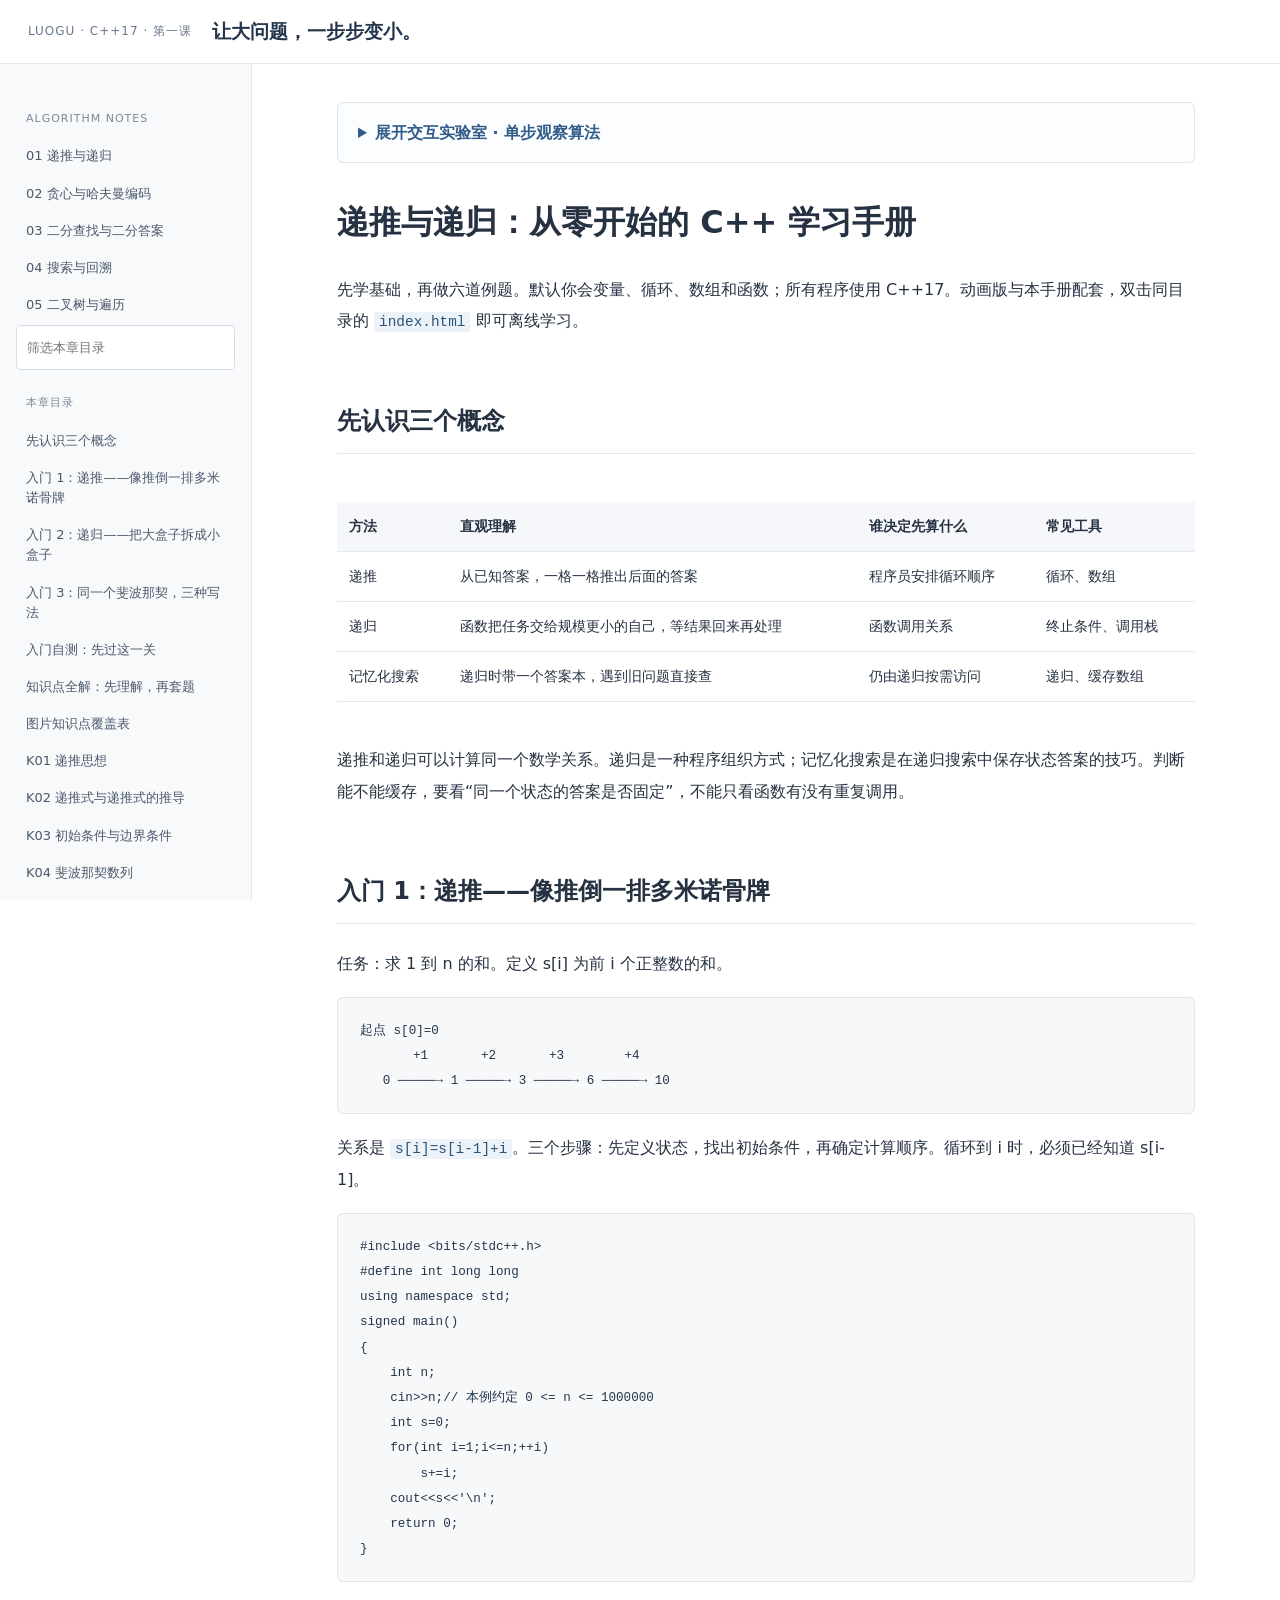
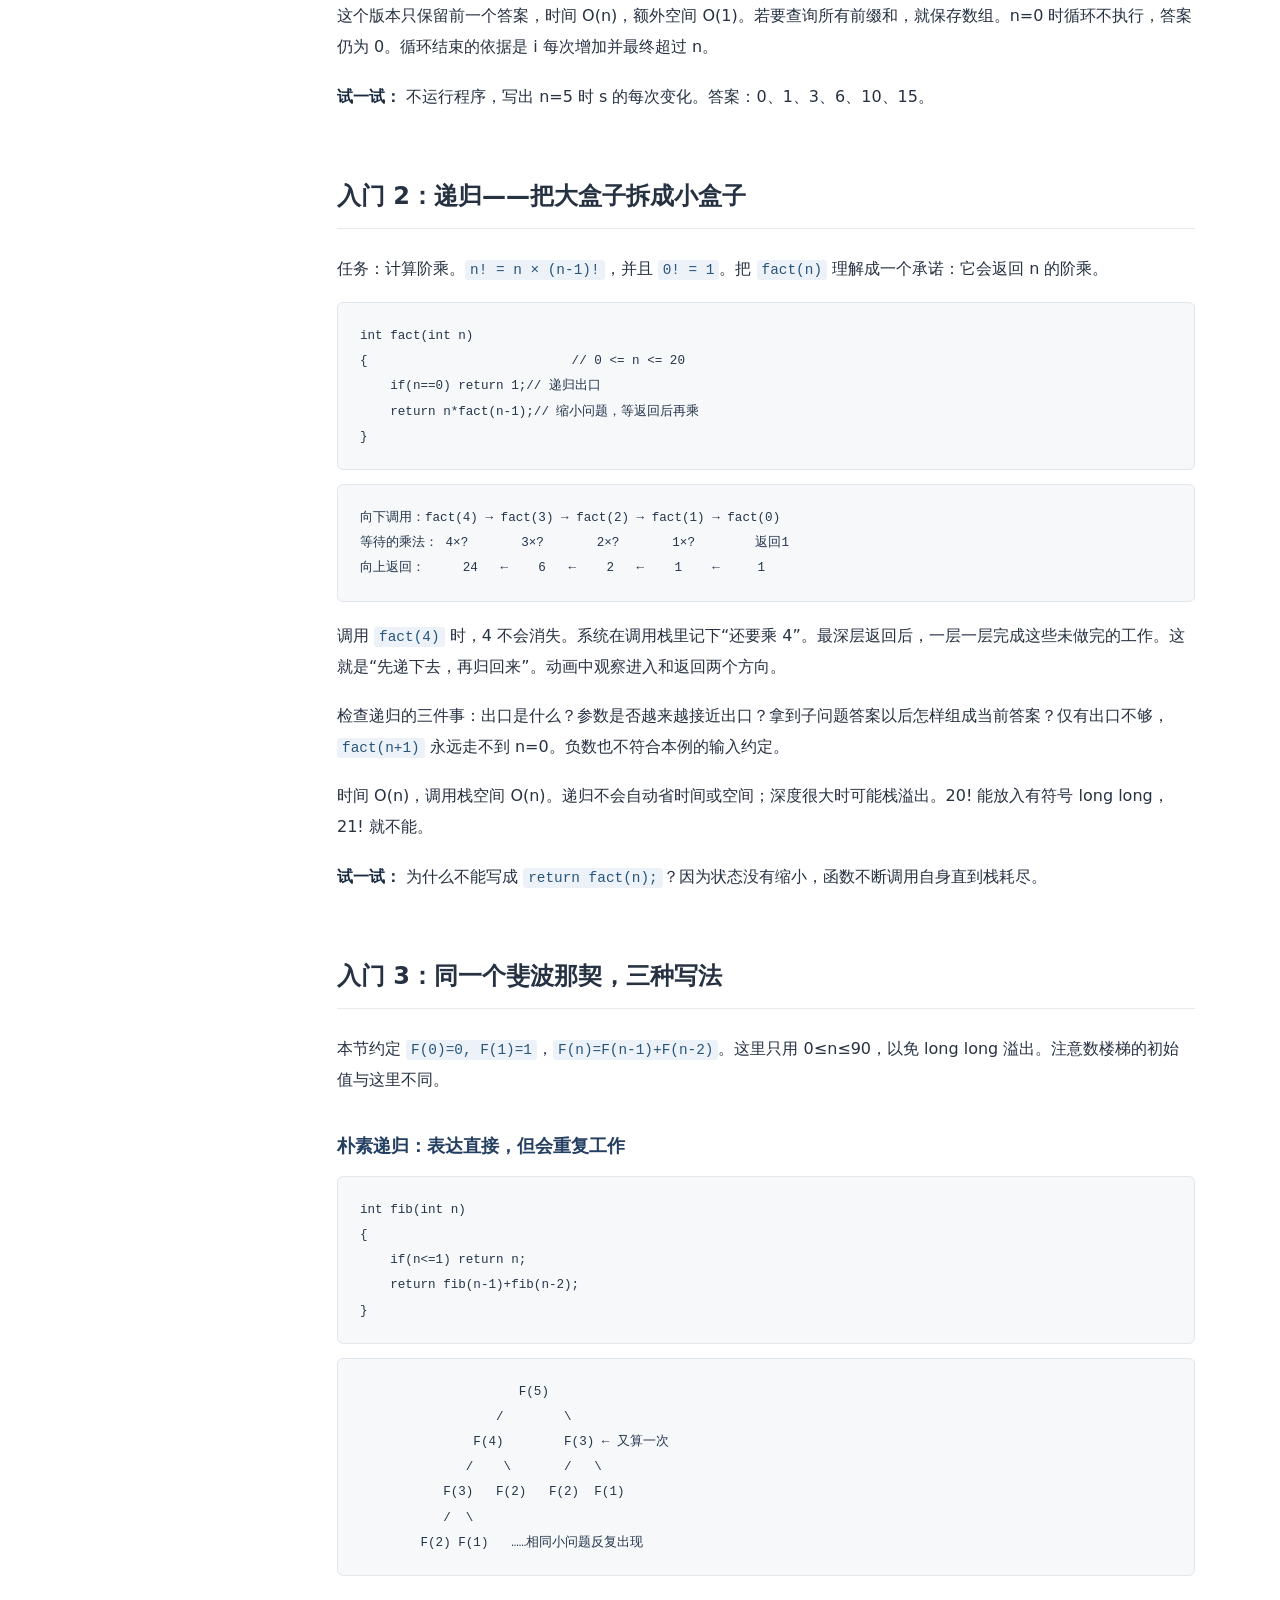
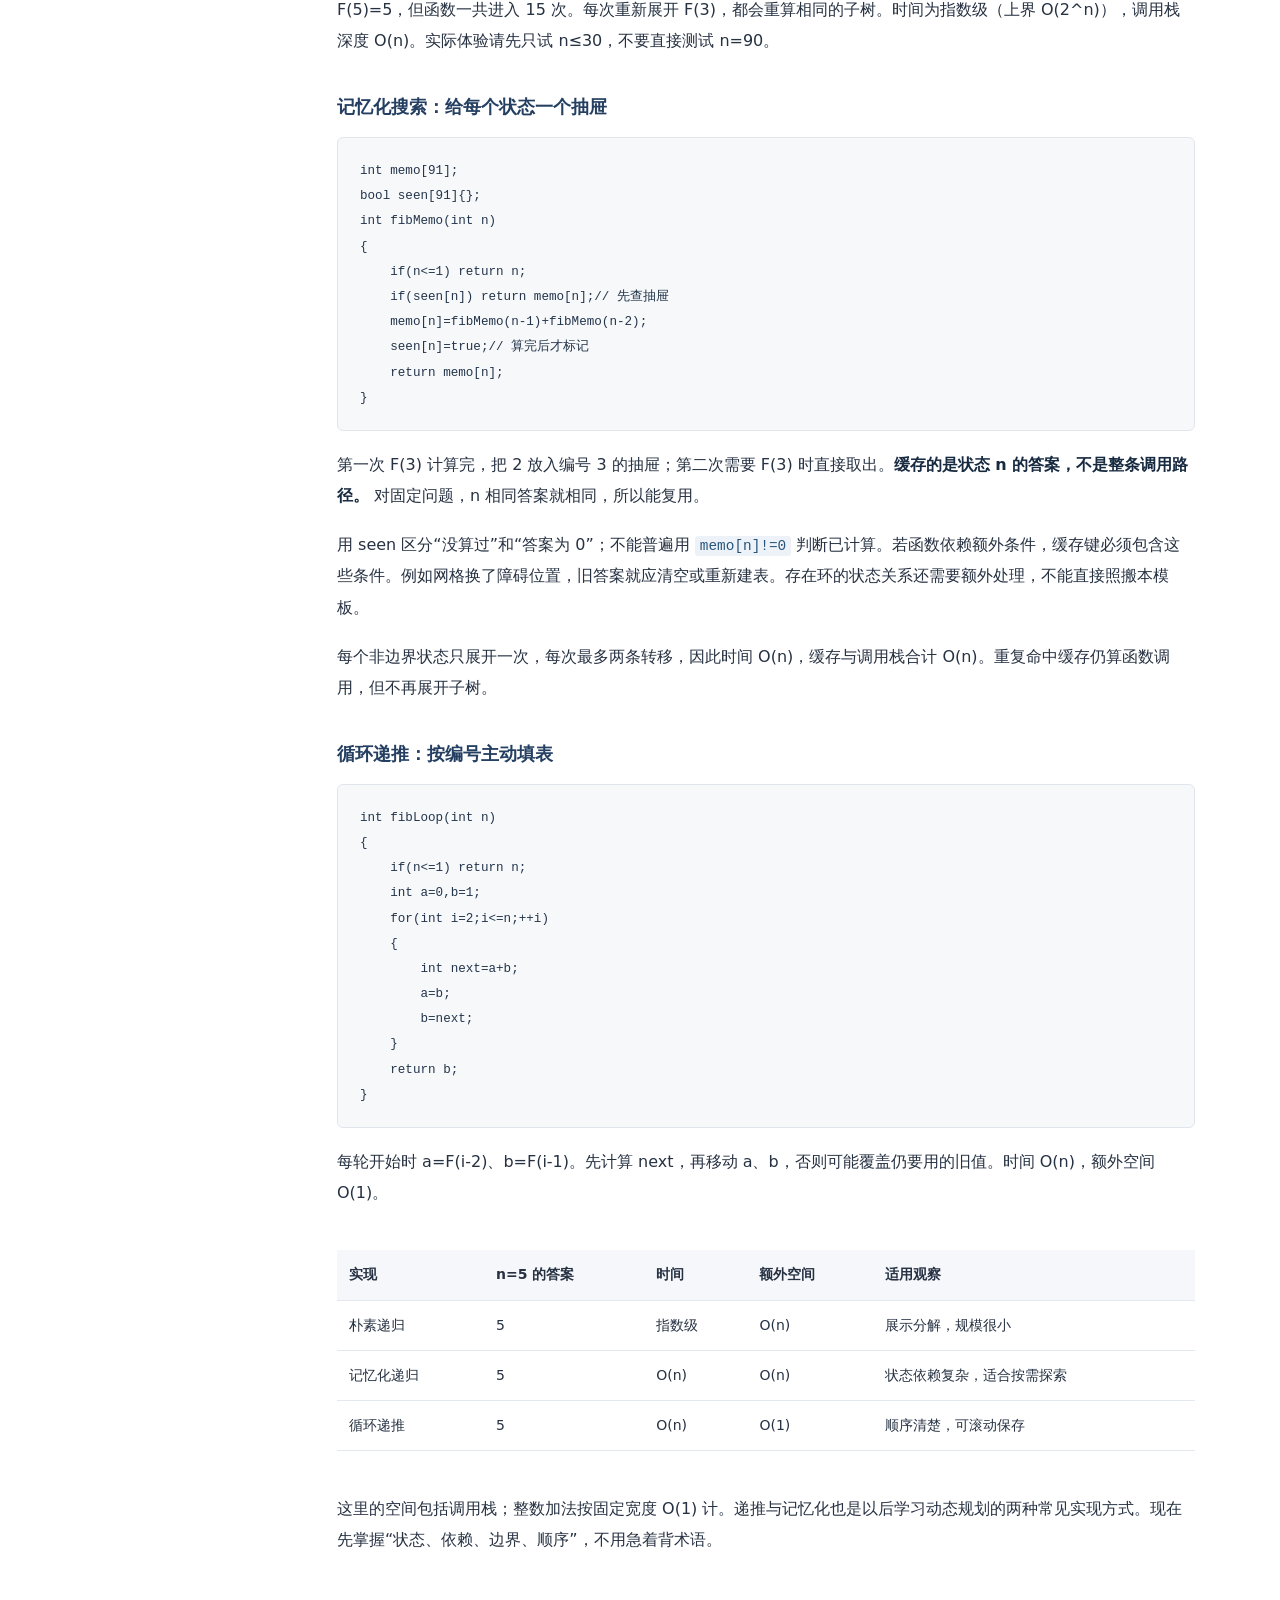
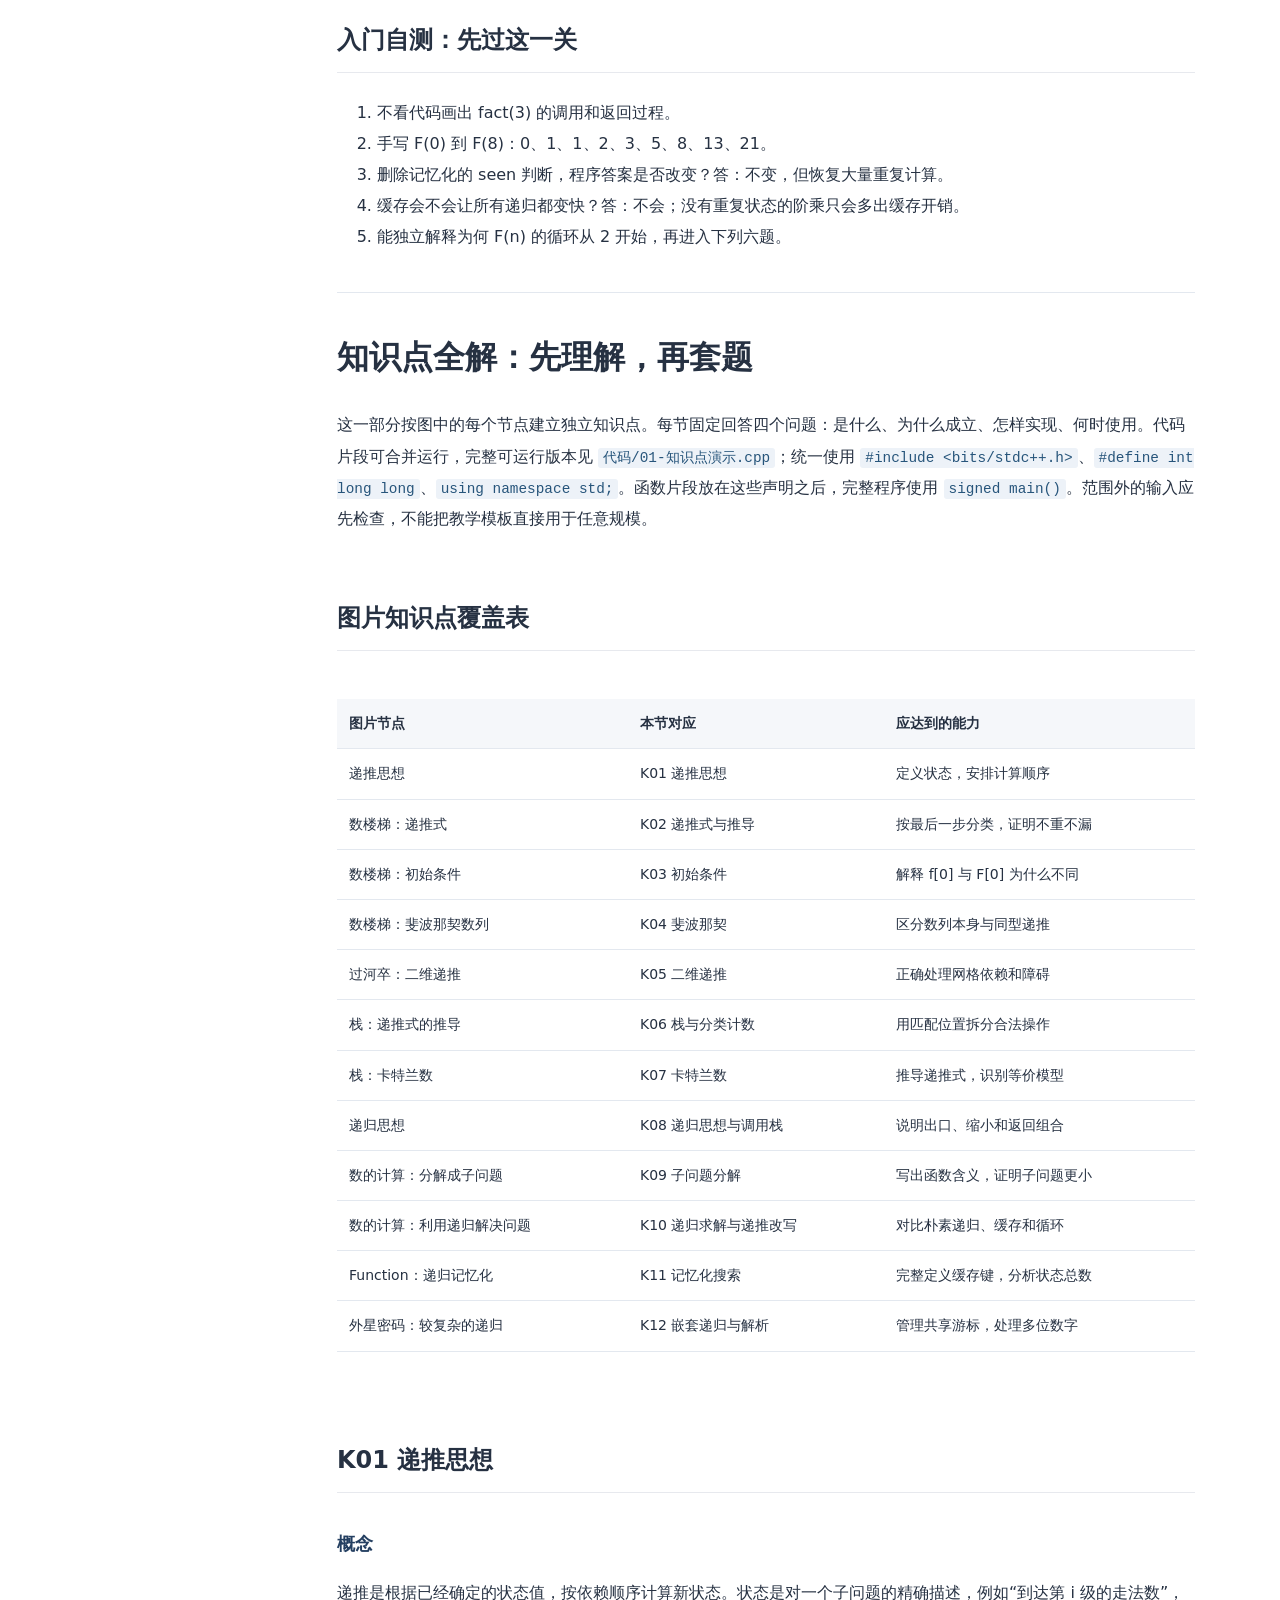
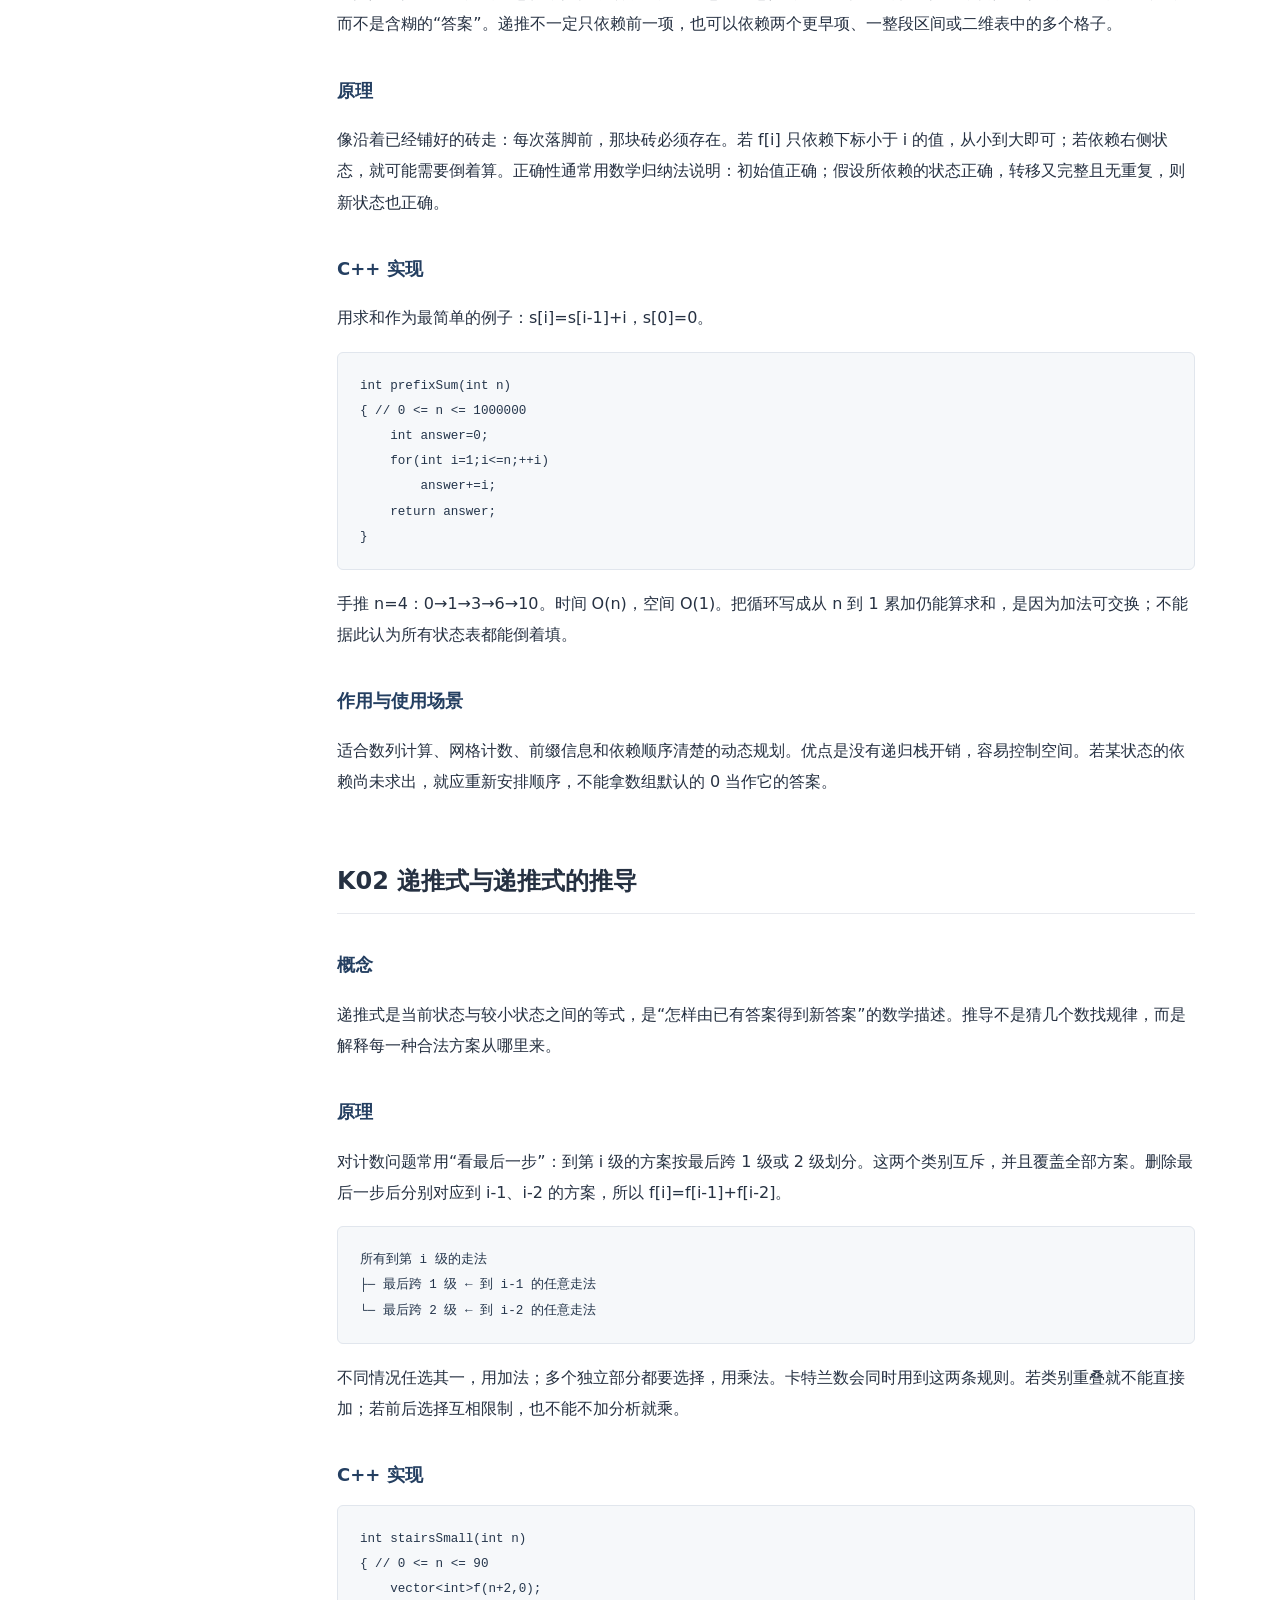
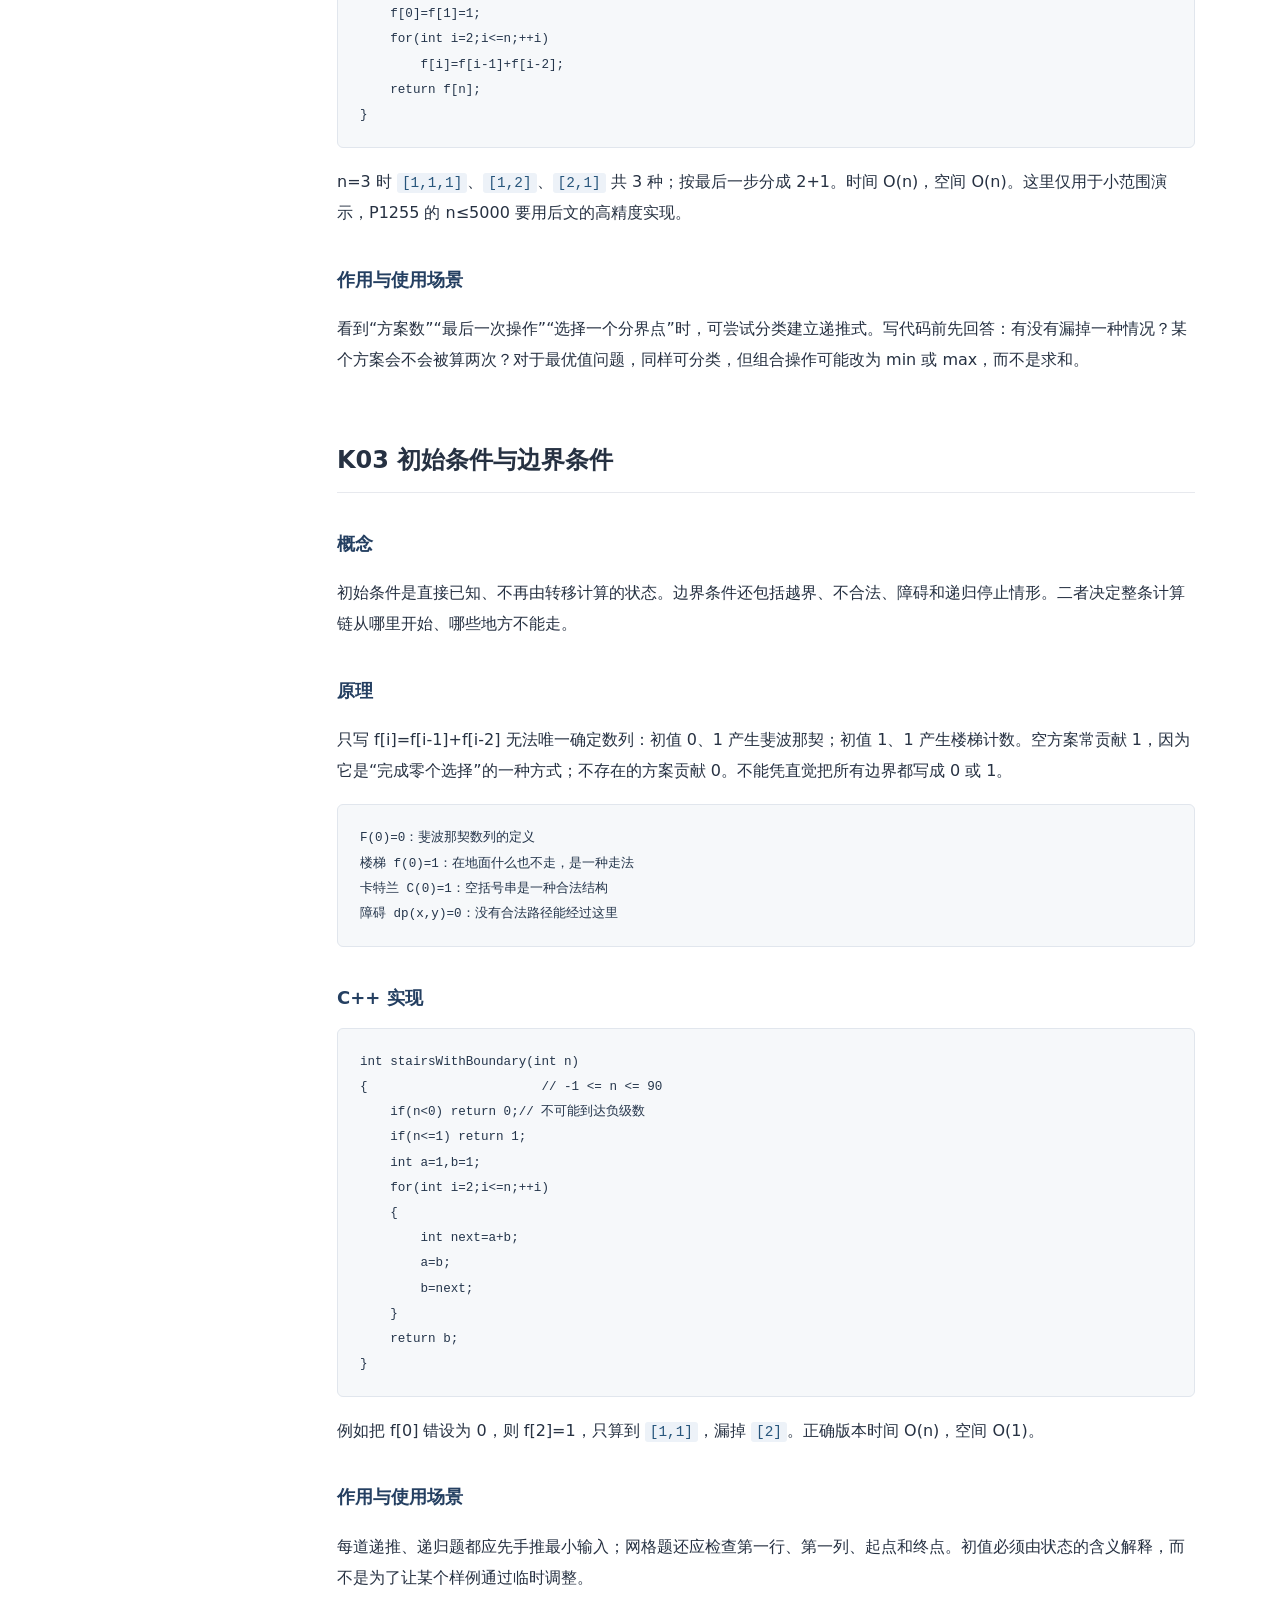
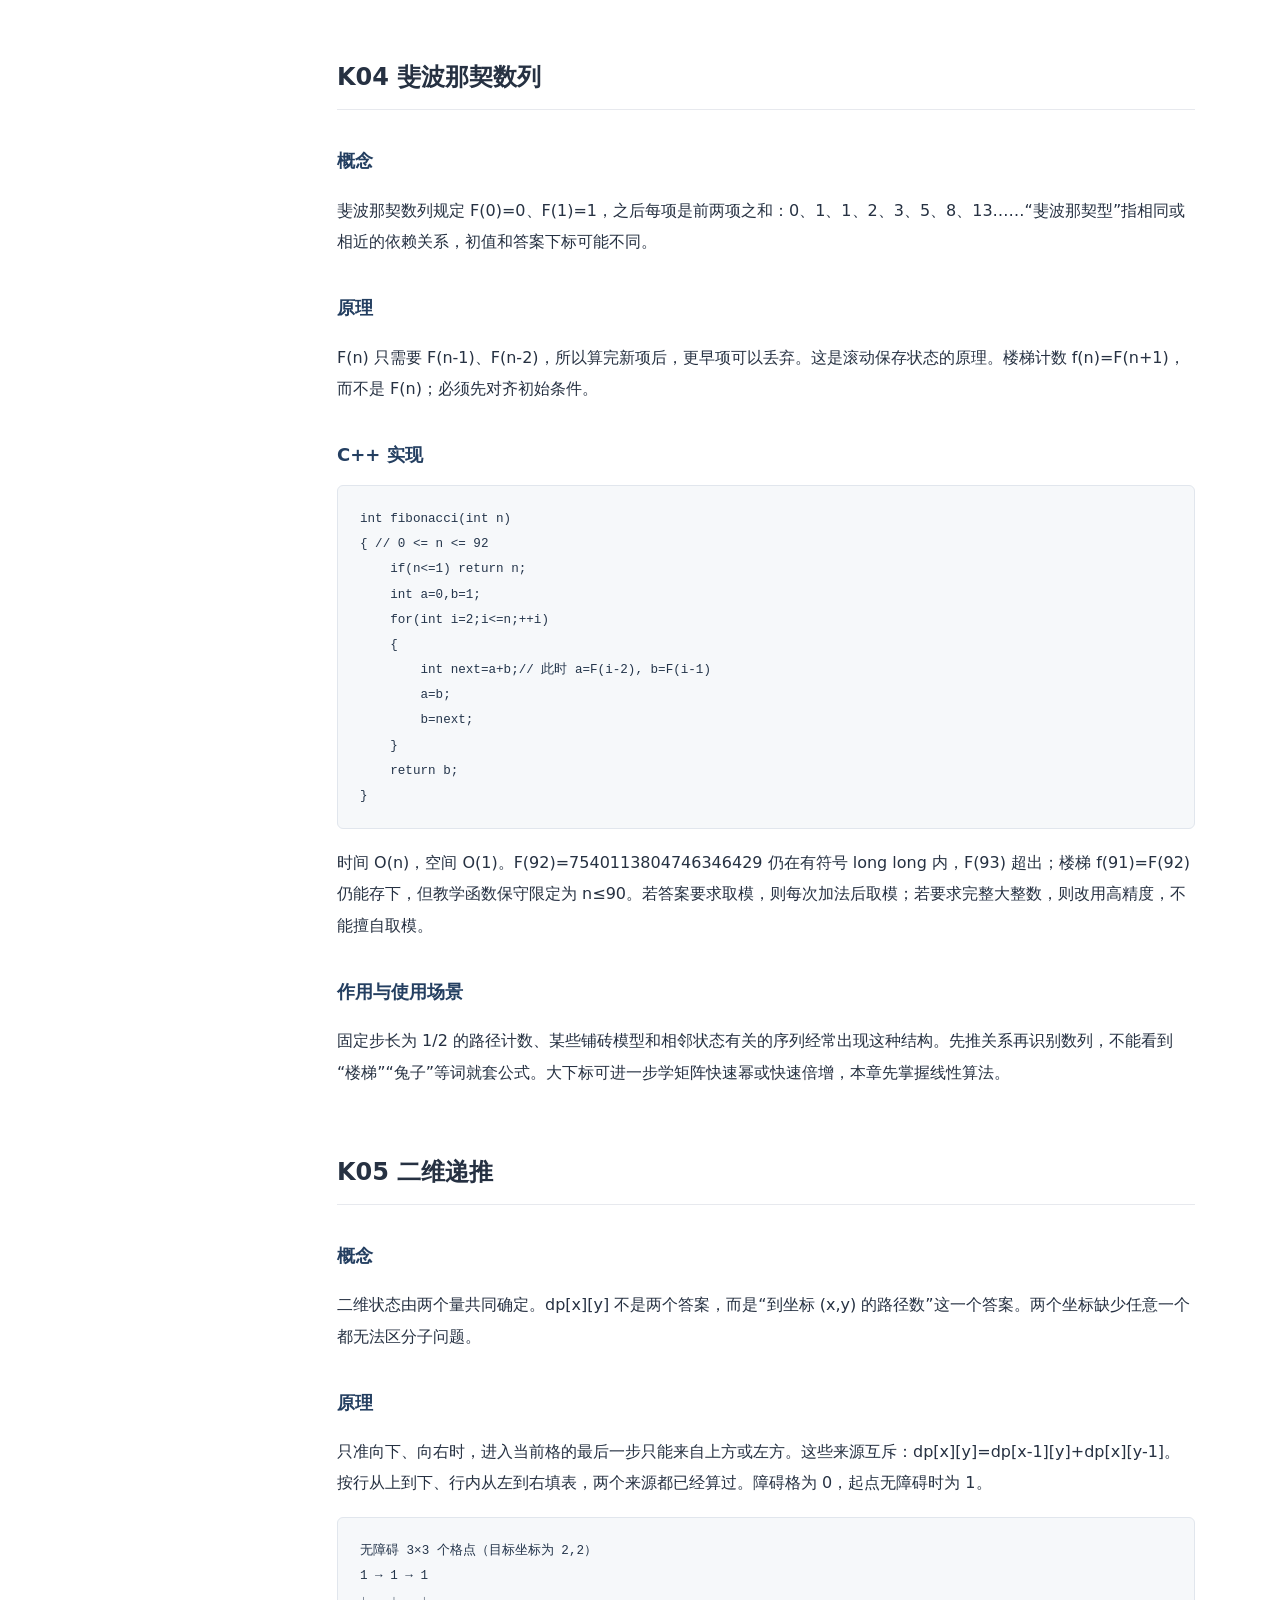
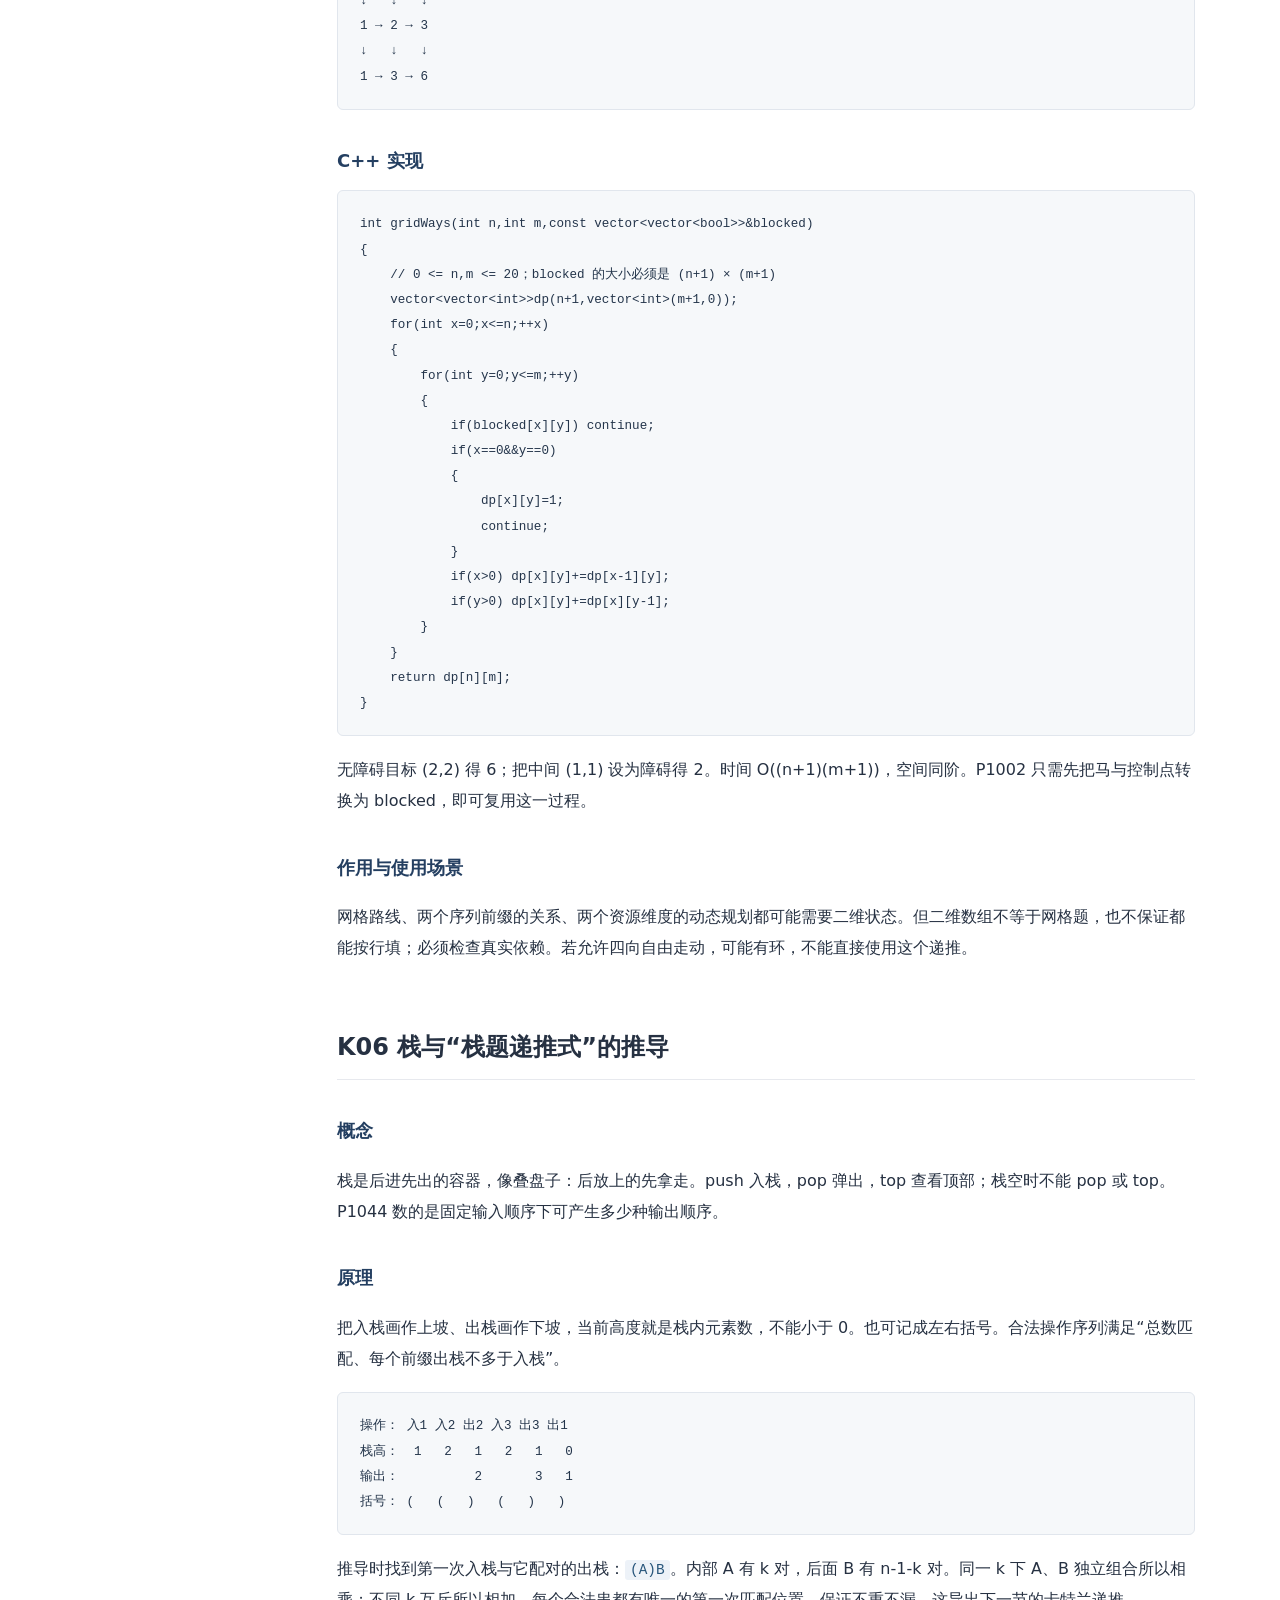
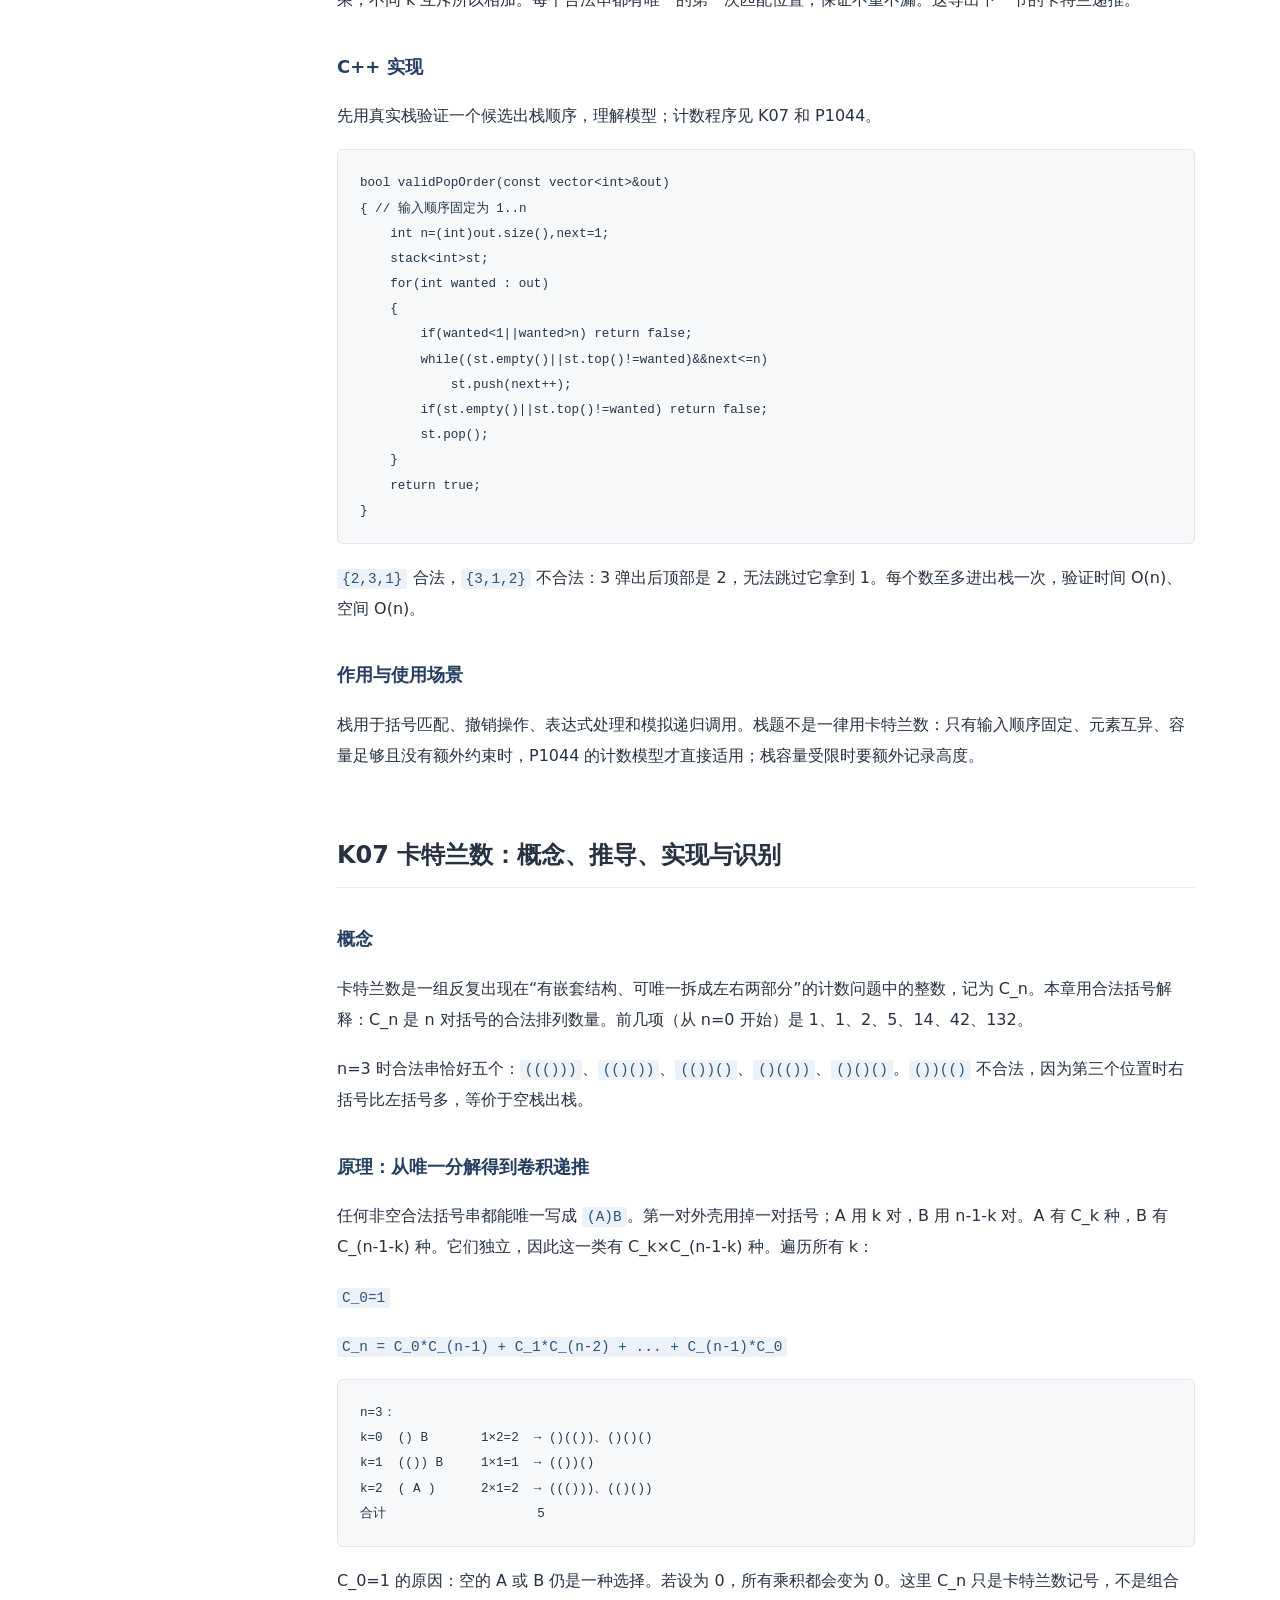
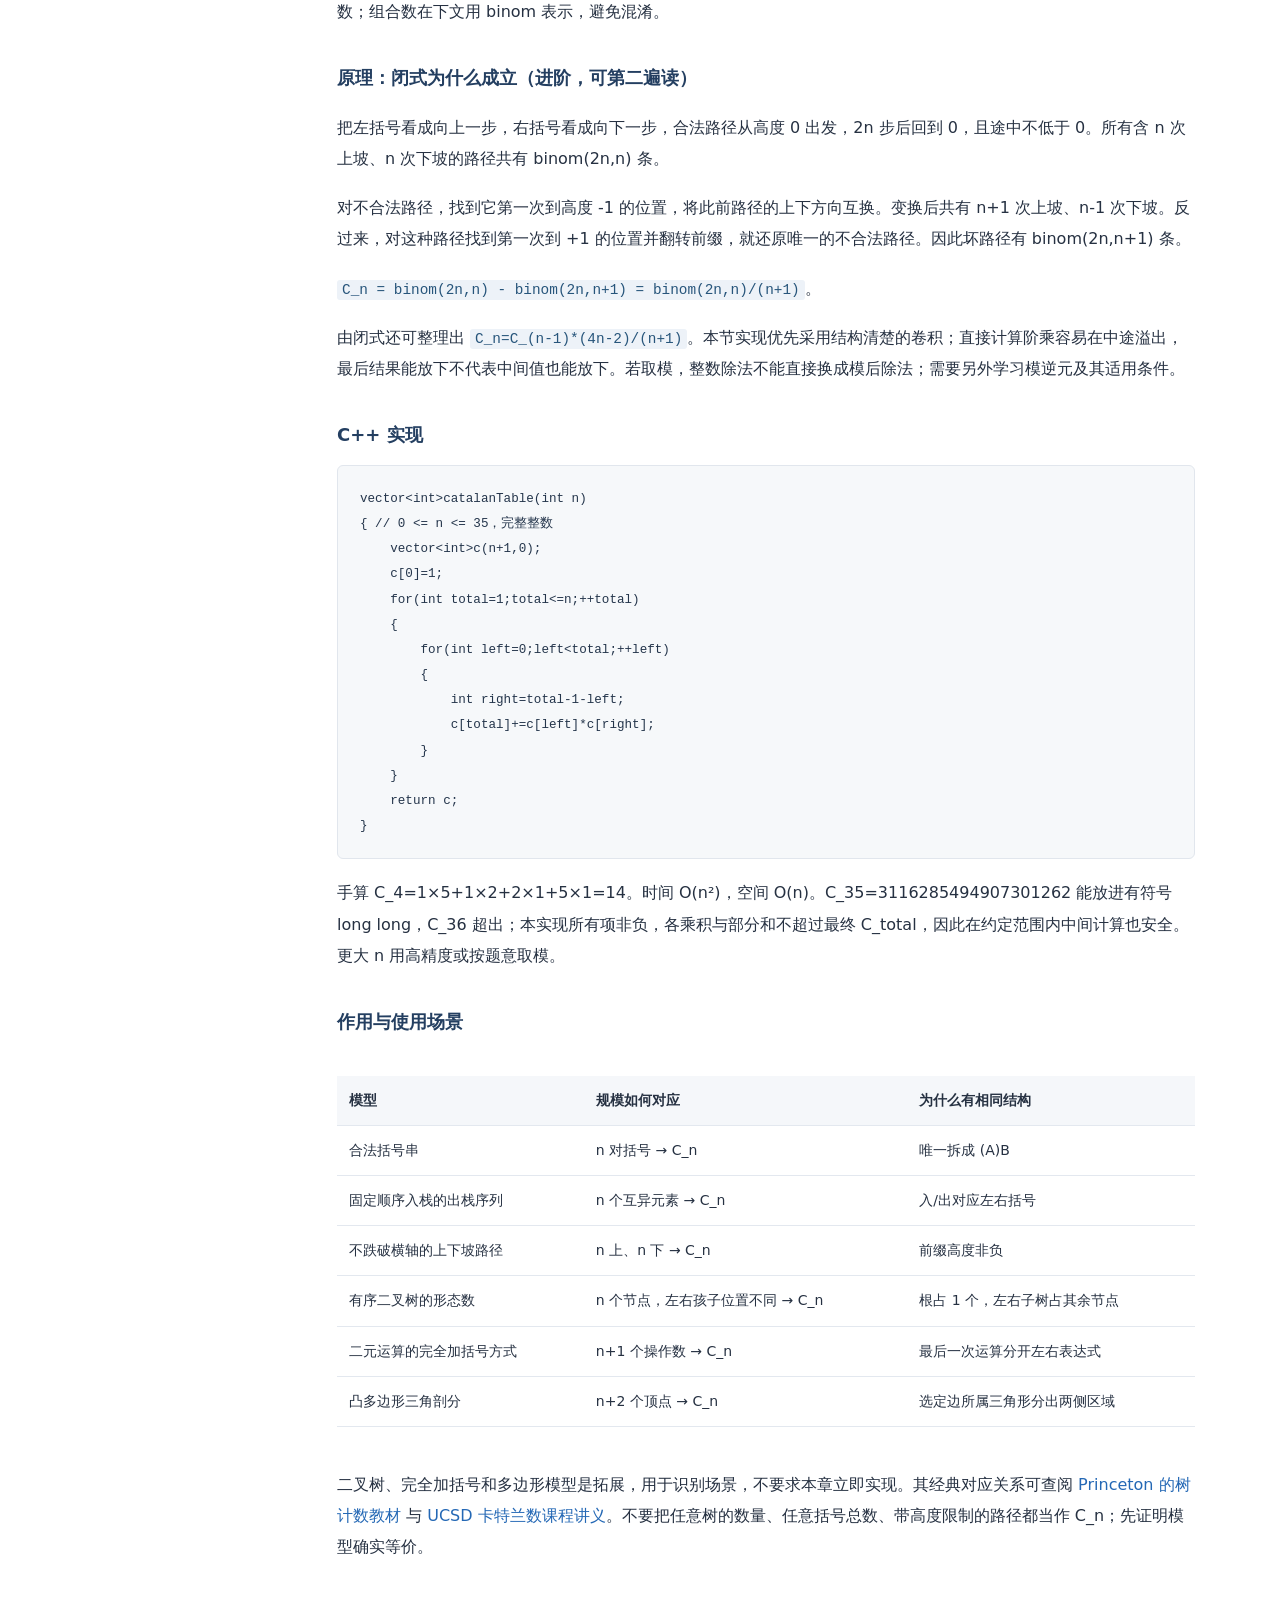
<file: 洛谷深入浅出/01-递推与递归/index.html>
<!doctype html><html lang="zh-CN"><head><meta charset="utf-8"><meta name="viewport" content="width=device-width,initial-scale=1"><title>递推与递归 · 从零开始</title><link rel="stylesheet" href="../阅读主题.css"></head><body><header><small>LUOGU · C++17 · 第一课</small><h1>让大问题，一步步变小。</h1><p>先理解递推、递归、记忆化，再挑战六个经典例题。每次只前进一步，观察答案从哪里来。</p></header><main><details class="lab-wrap"><summary>展开交互实验室 · 单步观察算法</summary><section class="lab"><h2>算法放映室</h2><p>先选入门演示，按“下一步”手推；熟悉后再播放。所有演示离线运行，计数值由实际算法生成。</p><div class="controls"><label for="scene">演示</label><select id="scene"><option value="sum">入门① 递推求和</option><option value="fact">入门② 阶乘的调用与返回</option><option value="memo">入门③ 斐波那契记忆化</option><option value="stairs">P1255 数楼梯</option><option value="grid">P1002 过河卒</option><option value="brackets">K07 卡特兰数：五种括号路径</option><option value="catalan">P1044 栈与卡特兰数</option><option value="number">P1028 数的计算</option><option value="function">P1464 缓存命中</option><option value="decode">P1928 拆套娃</option></select><button id="prev">上一步</button><button id="next">下一步</button><button id="play">自动播放</button><button id="reset">重置</button><span id="counter"></span></div><div id="stage" class="stage" role="img" aria-label="算法当前状态"></div><div id="caption" class="caption" aria-live="polite"></div></section></details><nav><a href="#s1">递推与递归：从零开始的 C++ 学习手册</a><a href="#s2">目录</a><a href="#s3">先认识三个概念</a><a href="#s4">入门 1：递推——像推倒一排多米诺骨牌</a><a href="#s5">入门 2：递归——把大盒子拆成小盒子</a><a href="#s6">入门 3：同一个斐波那契，三种写法</a><a href="#s7">入门自测：先过这一关</a><a href="#s8">知识点全解：先理解，再套题</a><a href="#s9">图片知识点覆盖表</a><a href="#s10">K01 递推思想</a><a href="#s11">K02 递推式与递推式的推导</a><a href="#s12">K03 初始条件与边界条件</a><a href="#s13">K04 斐波那契数列</a><a href="#s14">K05 二维递推</a><a href="#s15">K06 栈与“栈题递推式”的推导</a><a href="#s16">K07 卡特兰数：概念、推导、实现与识别</a><a href="#s17">K08 递归思想与调用栈</a><a href="#s18">K09 分解成子问题</a><a href="#s19">K10 利用递归求解，并改写成递推</a><a href="#s20">K11 递归记忆化（记忆化搜索）</a><a href="#s21">K12 较复杂的递归：嵌套结构与共享游标</a><a href="#s22">知识点综合检查</a><a href="#s23">对照图片：六个经典例题</a><a href="#s24">P1255 数楼梯：从最后一步倒推</a><a href="#s25">P1002 过河卒：在棋盘上填表</a><a href="#s26">P1044 栈：把合法操作拆成两段</a><a href="#s27">P1028 数的计算：递归分解与循环实现</a><a href="#s28">P1464 Function：给三个参数建立缓存</a><a href="#s29">P1928 外星密码：每层递归负责一对括号</a><a href="#s30">带括号的递归解析（递归 + 全局下标）</a><a href="#s31">一、核心思想</a><a href="#s32">二、通用递归模板</a><a href="#s33">三、解题步骤</a><a href="#s34">四、例题：P1928 外星密码</a><a href="#s35">五、递归过程模拟</a><a href="#s36">六、常见错误</a><a href="#s37">七、复习总结</a><a href="#s38">如何安排学习</a><a href="#s39">来源与范围</a></nav><article><p><a id="section-1"></a></p>
<h1 id="s1">递推与递归：从零开始的 C++ 学习手册</h1>
<!-- TOC START -->
<h2 id="s2">目录</h2>
<ul>
<li><a href="#section-2">先认识三个概念</a></li>
<li><a href="#section-3">入门 1：递推——像推倒一排多米诺骨牌</a></li>
<li><a href="#section-4">入门 2：递归——把大盒子拆成小盒子</a></li>
<li><a href="#section-5">入门 3：同一个斐波那契，三种写法</a></li>
<li><a href="#section-6">入门自测：先过这一关</a></li>
<li><a href="#section-7">知识点全解：先理解，再套题</a></li>
<li><a href="#section-8">图片知识点覆盖表</a></li>
<li><a href="#section-9">K01 递推思想</a></li>
<li><a href="#section-10">K02 递推式与递推式的推导</a></li>
<li><a href="#section-11">K03 初始条件与边界条件</a></li>
<li><a href="#section-12">K04 斐波那契数列</a></li>
<li><a href="#section-13">K05 二维递推</a></li>
<li><a href="#section-14">K06 栈与“栈题递推式”的推导</a></li>
<li><a href="#section-15">K07 卡特兰数：概念、推导、实现与识别</a></li>
<li><a href="#section-16">K08 递归思想与调用栈</a></li>
<li><a href="#section-17">K09 分解成子问题</a></li>
<li><a href="#section-18">K10 利用递归求解，并改写成递推</a></li>
<li><a href="#section-19">K11 递归记忆化（记忆化搜索）</a></li>
<li><a href="#section-20">K12 较复杂的递归：嵌套结构与共享游标</a></li>
<li><a href="#section-21">知识点综合检查</a></li>
<li><a href="#section-22">对照图片：六个经典例题</a></li>
<li><a href="#section-23">P1255 数楼梯：从最后一步倒推</a></li>
<li><a href="#section-24">P1002 过河卒：在棋盘上填表</a></li>
<li><a href="#section-25">P1044 栈：把合法操作拆成两段</a></li>
<li><a href="#section-26">P1028 数的计算：递归分解与循环实现</a></li>
<li><a href="#section-27">P1464 Function：给三个参数建立缓存</a></li>
<li><a href="#section-28">P1928 外星密码：每层递归负责一对括号</a></li>
<li><a href="#section-29">带括号的递归解析（递归 + 全局下标）</a></li>
<li><a href="#section-30">一、核心思想</a></li>
<li><a href="#section-31">二、通用递归模板</a></li>
<li><a href="#section-32">三、解题步骤</a></li>
<li><a href="#section-33">四、例题：P1928 外星密码</a></li>
<li><a href="#section-34">五、递归过程模拟</a></li>
<li><a href="#section-35">六、常见错误</a></li>
<li><a href="#section-36">七、复习总结</a></li>
<li><a href="#section-37">如何安排学习</a></li>
<li><a href="#section-38">来源与范围</a></li>
</ul>
<!-- TOC END -->

<p>先学基础，再做六道例题。默认你会变量、循环、数组和函数；所有程序使用 C++17。动画版与本手册配套，双击同目录的 <code>index.html</code> 即可离线学习。</p>
<p><a id="section-2"></a></p>
<h2 id="s3">先认识三个概念</h2>
<div class="table-wrap"><table>
<thead>
<tr>
<th>方法</th>
<th>直观理解</th>
<th>谁决定先算什么</th>
<th>常见工具</th>
</tr>
</thead>
<tbody>
<tr>
<td>递推</td>
<td>从已知答案，一格一格推出后面的答案</td>
<td>程序员安排循环顺序</td>
<td>循环、数组</td>
</tr>
<tr>
<td>递归</td>
<td>函数把任务交给规模更小的自己，等结果回来再处理</td>
<td>函数调用关系</td>
<td>终止条件、调用栈</td>
</tr>
<tr>
<td>记忆化搜索</td>
<td>递归时带一个答案本，遇到旧问题直接查</td>
<td>仍由递归按需访问</td>
<td>递归、缓存数组</td>
</tr>
</tbody>
</table></div>
<p>递推和递归可以计算同一个数学关系。递归是一种程序组织方式；记忆化搜索是在递归搜索中保存状态答案的技巧。判断能不能缓存，要看“同一个状态的答案是否固定”，不能只看函数有没有重复调用。</p>
<p><a id="section-3"></a></p>
<h2 id="s4">入门 1：递推——像推倒一排多米诺骨牌</h2>
<p>任务：求 1 到 n 的和。定义 s[i] 为前 i 个正整数的和。</p>
<pre><code class="language-text">起点 s[0]=0
       +1       +2       +3        +4
   0 ─────→ 1 ─────→ 3 ─────→ 6 ─────→ 10
</code></pre>
<p>关系是 <code>s[i]=s[i-1]+i</code>。三个步骤：先定义状态，找出初始条件，再确定计算顺序。循环到 i 时，必须已经知道 s[i-1]。</p>
<pre><code class="language-cpp">#include &lt;bits/stdc++.h&gt;
#define int long long
using namespace std;
signed main()
{
    int n;
    cin&gt;&gt;n;// 本例约定 0 &lt;= n &lt;= 1000000
    int s=0;
    for(int i=1;i&lt;=n;++i)
        s+=i;
    cout&lt;&lt;s&lt;&lt;'\n';
    return 0;
}
</code></pre>
<p>这个版本只保留前一个答案，时间 O(n)，额外空间 O(1)。若要查询所有前缀和，就保存数组。n=0 时循环不执行，答案仍为 0。循环结束的依据是 i 每次增加并最终超过 n。</p>
<p><strong>试一试：</strong> 不运行程序，写出 n=5 时 s 的每次变化。答案：0、1、3、6、10、15。</p>
<p><a id="section-4"></a></p>
<h2 id="s5">入门 2：递归——把大盒子拆成小盒子</h2>
<p>任务：计算阶乘。<code>n! = n × (n-1)!</code>，并且 <code>0! = 1</code>。把 <code>fact(n)</code> 理解成一个承诺：它会返回 n 的阶乘。</p>
<pre><code class="language-cpp">int fact(int n)
{                           // 0 &lt;= n &lt;= 20
    if(n==0) return 1;// 递归出口
    return n*fact(n-1);// 缩小问题，等返回后再乘
}
</code></pre>
<pre><code class="language-text">向下调用：fact(4) → fact(3) → fact(2) → fact(1) → fact(0)
等待的乘法： 4×?       3×?       2×?       1×?        返回1
向上返回：     24   ←    6   ←    2   ←    1    ←     1
</code></pre>
<p>调用 <code>fact(4)</code> 时，4 不会消失。系统在调用栈里记下“还要乘 4”。最深层返回后，一层一层完成这些未做完的工作。这就是“先递下去，再归回来”。动画中观察进入和返回两个方向。</p>
<p>检查递归的三件事：出口是什么？参数是否越来越接近出口？拿到子问题答案以后怎样组成当前答案？仅有出口不够，<code>fact(n+1)</code> 永远走不到 n=0。负数也不符合本例的输入约定。</p>
<p>时间 O(n)，调用栈空间 O(n)。递归不会自动省时间或空间；深度很大时可能栈溢出。20! 能放入有符号 long long，21! 就不能。</p>
<p><strong>试一试：</strong> 为什么不能写成 <code>return fact(n);</code>？因为状态没有缩小，函数不断调用自身直到栈耗尽。</p>
<p><a id="section-5"></a></p>
<h2 id="s6">入门 3：同一个斐波那契，三种写法</h2>
<p>本节约定 <code>F(0)=0, F(1)=1</code>，<code>F(n)=F(n-1)+F(n-2)</code>。这里只用 0≤n≤90，以免 long long 溢出。注意数楼梯的初始值与这里不同。</p>
<h3>朴素递归：表达直接，但会重复工作</h3>
<pre><code class="language-cpp">int fib(int n)
{
    if(n&lt;=1) return n;
    return fib(n-1)+fib(n-2);
}
</code></pre>
<pre><code class="language-text">                     F(5)
                  /        \
               F(4)        F(3) ← 又算一次
              /    \       /   \
           F(3)   F(2)   F(2)  F(1)
           /  \
        F(2) F(1)   ……相同小问题反复出现
</code></pre>
<p>F(5)=5，但函数一共进入 15 次。每次重新展开 F(3)，都会重算相同的子树。时间为指数级（上界 O(2^n)），调用栈深度 O(n)。实际体验请先只试 n≤30，不要直接测试 n=90。</p>
<h3>记忆化搜索：给每个状态一个抽屉</h3>
<pre><code class="language-cpp">int memo[91];
bool seen[91]{};
int fibMemo(int n)
{
    if(n&lt;=1) return n;
    if(seen[n]) return memo[n];// 先查抽屉
    memo[n]=fibMemo(n-1)+fibMemo(n-2);
    seen[n]=true;// 算完后才标记
    return memo[n];
}
</code></pre>
<p>第一次 F(3) 计算完，把 2 放入编号 3 的抽屉；第二次需要 F(3) 时直接取出。<strong>缓存的是状态 n 的答案，不是整条调用路径。</strong> 对固定问题，n 相同答案就相同，所以能复用。</p>
<p>用 seen 区分“没算过”和“答案为 0”；不能普遍用 <code>memo[n]!=0</code> 判断已计算。若函数依赖额外条件，缓存键必须包含这些条件。例如网格换了障碍位置，旧答案就应清空或重新建表。存在环的状态关系还需要额外处理，不能直接照搬本模板。</p>
<p>每个非边界状态只展开一次，每次最多两条转移，因此时间 O(n)，缓存与调用栈合计 O(n)。重复命中缓存仍算函数调用，但不再展开子树。</p>
<h3>循环递推：按编号主动填表</h3>
<pre><code class="language-cpp">int fibLoop(int n)
{
    if(n&lt;=1) return n;
    int a=0,b=1;
    for(int i=2;i&lt;=n;++i)
    {
        int next=a+b;
        a=b;
        b=next;
    }
    return b;
}
</code></pre>
<p>每轮开始时 a=F(i-2)、b=F(i-1)。先计算 next，再移动 a、b，否则可能覆盖仍要用的旧值。时间 O(n)，额外空间 O(1)。</p>
<div class="table-wrap"><table>
<thead>
<tr>
<th>实现</th>
<th>n=5 的答案</th>
<th>时间</th>
<th>额外空间</th>
<th>适用观察</th>
</tr>
</thead>
<tbody>
<tr>
<td>朴素递归</td>
<td>5</td>
<td>指数级</td>
<td>O(n)</td>
<td>展示分解，规模很小</td>
</tr>
<tr>
<td>记忆化递归</td>
<td>5</td>
<td>O(n)</td>
<td>O(n)</td>
<td>状态依赖复杂，适合按需探索</td>
</tr>
<tr>
<td>循环递推</td>
<td>5</td>
<td>O(n)</td>
<td>O(1)</td>
<td>顺序清楚，可滚动保存</td>
</tr>
</tbody>
</table></div>
<p>这里的空间包括调用栈；整数加法按固定宽度 O(1) 计。递推与记忆化也是以后学习动态规划的两种常见实现方式。现在先掌握“状态、依赖、边界、顺序”，不用急着背术语。</p>
<p><a id="section-6"></a></p>
<h2 id="s7">入门自测：先过这一关</h2>
<ol>
<li>不看代码画出 fact(3) 的调用和返回过程。</li>
<li>手写 F(0) 到 F(8)：0、1、1、2、3、5、8、13、21。</li>
<li>删除记忆化的 seen 判断，程序答案是否改变？答：不变，但恢复大量重复计算。</li>
<li>缓存会不会让所有递归都变快？答：不会；没有重复状态的阶乘只会多出缓存开销。</li>
<li>能独立解释为何 F(n) 的循环从 2 开始，再进入下列六题。</li>
</ol>
<hr />
<p><a id="section-7"></a></p>
<h1 id="s8">知识点全解：先理解，再套题</h1>
<p>这一部分按图中的每个节点建立独立知识点。每节固定回答四个问题：是什么、为什么成立、怎样实现、何时使用。代码片段可合并运行，完整可运行版本见 <code>代码/01-知识点演示.cpp</code>；统一使用 <code>#include &lt;bits/stdc++.h&gt;</code>、<code>#define int long long</code>、<code>using namespace std;</code>。函数片段放在这些声明之后，完整程序使用 <code>signed main()</code>。范围外的输入应先检查，不能把教学模板直接用于任意规模。</p>
<p><a id="section-8"></a></p>
<h2 id="s9">图片知识点覆盖表</h2>
<div class="table-wrap"><table>
<thead>
<tr>
<th>图片节点</th>
<th>本节对应</th>
<th>应达到的能力</th>
</tr>
</thead>
<tbody>
<tr>
<td>递推思想</td>
<td>K01 递推思想</td>
<td>定义状态，安排计算顺序</td>
</tr>
<tr>
<td>数楼梯：递推式</td>
<td>K02 递推式与推导</td>
<td>按最后一步分类，证明不重不漏</td>
</tr>
<tr>
<td>数楼梯：初始条件</td>
<td>K03 初始条件</td>
<td>解释 f[0] 与 F[0] 为什么不同</td>
</tr>
<tr>
<td>数楼梯：斐波那契数列</td>
<td>K04 斐波那契</td>
<td>区分数列本身与同型递推</td>
</tr>
<tr>
<td>过河卒：二维递推</td>
<td>K05 二维递推</td>
<td>正确处理网格依赖和障碍</td>
</tr>
<tr>
<td>栈：递推式的推导</td>
<td>K06 栈与分类计数</td>
<td>用匹配位置拆分合法操作</td>
</tr>
<tr>
<td>栈：卡特兰数</td>
<td>K07 卡特兰数</td>
<td>推导递推式，识别等价模型</td>
</tr>
<tr>
<td>递归思想</td>
<td>K08 递归思想与调用栈</td>
<td>说明出口、缩小和返回组合</td>
</tr>
<tr>
<td>数的计算：分解成子问题</td>
<td>K09 子问题分解</td>
<td>写出函数含义，证明子问题更小</td>
</tr>
<tr>
<td>数的计算：利用递归解决问题</td>
<td>K10 递归求解与递推改写</td>
<td>对比朴素递归、缓存和循环</td>
</tr>
<tr>
<td>Function：递归记忆化</td>
<td>K11 记忆化搜索</td>
<td>完整定义缓存键，分析状态总数</td>
</tr>
<tr>
<td>外星密码：较复杂的递归</td>
<td>K12 嵌套递归与解析</td>
<td>管理共享游标，处理多位数字</td>
</tr>
</tbody>
</table></div>
<p><a id="section-9"></a></p>
<h2 id="s10">K01 递推思想</h2>
<h3>概念</h3>
<p>递推是根据已经确定的状态值，按依赖顺序计算新状态。状态是对一个子问题的精确描述，例如“到达第 i 级的走法数”，而不是含糊的“答案”。递推不一定只依赖前一项，也可以依赖两个更早项、一整段区间或二维表中的多个格子。</p>
<h3>原理</h3>
<p>像沿着已经铺好的砖走：每次落脚前，那块砖必须存在。若 f[i] 只依赖下标小于 i 的值，从小到大即可；若依赖右侧状态，就可能需要倒着算。正确性通常用数学归纳法说明：初始值正确；假设所依赖的状态正确，转移又完整且无重复，则新状态也正确。</p>
<h3>C++ 实现</h3>
<p>用求和作为最简单的例子：s[i]=s[i-1]+i，s[0]=0。</p>
<pre><code class="language-cpp">int prefixSum(int n)
{ // 0 &lt;= n &lt;= 1000000
    int answer=0;
    for(int i=1;i&lt;=n;++i)
        answer+=i;
    return answer;
}
</code></pre>
<p>手推 n=4：0→1→3→6→10。时间 O(n)，空间 O(1)。把循环写成从 n 到 1 累加仍能算求和，是因为加法可交换；不能据此认为所有状态表都能倒着填。</p>
<h3>作用与使用场景</h3>
<p>适合数列计算、网格计数、前缀信息和依赖顺序清楚的动态规划。优点是没有递归栈开销，容易控制空间。若某状态的依赖尚未求出，就应重新安排顺序，不能拿数组默认的 0 当作它的答案。</p>
<p><a id="section-10"></a></p>
<h2 id="s11">K02 递推式与递推式的推导</h2>
<h3>概念</h3>
<p>递推式是当前状态与较小状态之间的等式，是“怎样由已有答案得到新答案”的数学描述。推导不是猜几个数找规律，而是解释每一种合法方案从哪里来。</p>
<h3>原理</h3>
<p>对计数问题常用“看最后一步”：到第 i 级的方案按最后跨 1 级或 2 级划分。这两个类别互斥，并且覆盖全部方案。删除最后一步后分别对应到 i-1、i-2 的方案，所以 f[i]=f[i-1]+f[i-2]。</p>
<pre><code class="language-text">所有到第 i 级的走法
├─ 最后跨 1 级 ← 到 i-1 的任意走法
└─ 最后跨 2 级 ← 到 i-2 的任意走法
</code></pre>
<p>不同情况任选其一，用加法；多个独立部分都要选择，用乘法。卡特兰数会同时用到这两条规则。若类别重叠就不能直接加；若前后选择互相限制，也不能不加分析就乘。</p>
<h3>C++ 实现</h3>
<pre><code class="language-cpp">int stairsSmall(int n)
{ // 0 &lt;= n &lt;= 90
    vector&lt;int&gt;f(n+2,0);
    f[0]=f[1]=1;
    for(int i=2;i&lt;=n;++i)
        f[i]=f[i-1]+f[i-2];
    return f[n];
}
</code></pre>
<p>n=3 时 <code>[1,1,1]</code>、<code>[1,2]</code>、<code>[2,1]</code> 共 3 种；按最后一步分成 2+1。时间 O(n)，空间 O(n)。这里仅用于小范围演示，P1255 的 n≤5000 要用后文的高精度实现。</p>
<h3>作用与使用场景</h3>
<p>看到“方案数”“最后一次操作”“选择一个分界点”时，可尝试分类建立递推式。写代码前先回答：有没有漏掉一种情况？某个方案会不会被算两次？对于最优值问题，同样可分类，但组合操作可能改为 min 或 max，而不是求和。</p>
<p><a id="section-11"></a></p>
<h2 id="s12">K03 初始条件与边界条件</h2>
<h3>概念</h3>
<p>初始条件是直接已知、不再由转移计算的状态。边界条件还包括越界、不合法、障碍和递归停止情形。二者决定整条计算链从哪里开始、哪些地方不能走。</p>
<h3>原理</h3>
<p>只写 f[i]=f[i-1]+f[i-2] 无法唯一确定数列：初值 0、1 产生斐波那契；初值 1、1 产生楼梯计数。空方案常贡献 1，因为它是“完成零个选择”的一种方式；不存在的方案贡献 0。不能凭直觉把所有边界都写成 0 或 1。</p>
<pre><code class="language-text">F(0)=0：斐波那契数列的定义
楼梯 f(0)=1：在地面什么也不走，是一种走法
卡特兰 C(0)=1：空括号串是一种合法结构
障碍 dp(x,y)=0：没有合法路径能经过这里
</code></pre>
<h3>C++ 实现</h3>
<pre><code class="language-cpp">int stairsWithBoundary(int n)
{                       // -1 &lt;= n &lt;= 90
    if(n&lt;0) return 0;// 不可能到达负级数
    if(n&lt;=1) return 1;
    int a=1,b=1;
    for(int i=2;i&lt;=n;++i)
    {
        int next=a+b;
        a=b;
        b=next;
    }
    return b;
}
</code></pre>
<p>例如把 f[0] 错设为 0，则 f[2]=1，只算到 <code>[1,1]</code>，漏掉 <code>[2]</code>。正确版本时间 O(n)，空间 O(1)。</p>
<h3>作用与使用场景</h3>
<p>每道递推、递归题都应先手推最小输入；网格题还应检查第一行、第一列、起点和终点。初值必须由状态的含义解释，而不是为了让某个样例通过临时调整。</p>
<p><a id="section-12"></a></p>
<h2 id="s13">K04 斐波那契数列</h2>
<h3>概念</h3>
<p>斐波那契数列规定 F(0)=0、F(1)=1，之后每项是前两项之和：0、1、1、2、3、5、8、13……“斐波那契型”指相同或相近的依赖关系，初值和答案下标可能不同。</p>
<h3>原理</h3>
<p>F(n) 只需要 F(n-1)、F(n-2)，所以算完新项后，更早项可以丢弃。这是滚动保存状态的原理。楼梯计数 f(n)=F(n+1)，而不是 F(n)；必须先对齐初始条件。</p>
<h3>C++ 实现</h3>
<pre><code class="language-cpp">int fibonacci(int n)
{ // 0 &lt;= n &lt;= 92
    if(n&lt;=1) return n;
    int a=0,b=1;
    for(int i=2;i&lt;=n;++i)
    {
        int next=a+b;// 此时 a=F(i-2), b=F(i-1)
        a=b;
        b=next;
    }
    return b;
}
</code></pre>
<p>时间 O(n)，空间 O(1)。F(92)=7540113804746346429 仍在有符号 long long 内，F(93) 超出；楼梯 f(91)=F(92) 仍能存下，但教学函数保守限定为 n≤90。若答案要求取模，则每次加法后取模；若要求完整大整数，则改用高精度，不能擅自取模。</p>
<h3>作用与使用场景</h3>
<p>固定步长为 1/2 的路径计数、某些铺砖模型和相邻状态有关的序列经常出现这种结构。先推关系再识别数列，不能看到“楼梯”“兔子”等词就套公式。大下标可进一步学矩阵快速幂或快速倍增，本章先掌握线性算法。</p>
<p><a id="section-13"></a></p>
<h2 id="s14">K05 二维递推</h2>
<h3>概念</h3>
<p>二维状态由两个量共同确定。dp[x][y] 不是两个答案，而是“到坐标 (x,y) 的路径数”这一个答案。两个坐标缺少任意一个都无法区分子问题。</p>
<h3>原理</h3>
<p>只准向下、向右时，进入当前格的最后一步只能来自上方或左方。这些来源互斥：dp[x][y]=dp[x-1][y]+dp[x][y-1]。按行从上到下、行内从左到右填表，两个来源都已经算过。障碍格为 0，起点无障碍时为 1。</p>
<pre><code class="language-text">无障碍 3×3 个格点（目标坐标为 2,2）
1 → 1 → 1
↓   ↓   ↓
1 → 2 → 3
↓   ↓   ↓
1 → 3 → 6
</code></pre>
<h3>C++ 实现</h3>
<pre><code class="language-cpp">int gridWays(int n,int m,const vector&lt;vector&lt;bool&gt;&gt;&amp;blocked)
{
    // 0 &lt;= n,m &lt;= 20；blocked 的大小必须是 (n+1) × (m+1)
    vector&lt;vector&lt;int&gt;&gt;dp(n+1,vector&lt;int&gt;(m+1,0));
    for(int x=0;x&lt;=n;++x)
    {
        for(int y=0;y&lt;=m;++y)
        {
            if(blocked[x][y]) continue;
            if(x==0&amp;&amp;y==0)
            {
                dp[x][y]=1;
                continue;
            }
            if(x&gt;0) dp[x][y]+=dp[x-1][y];
            if(y&gt;0) dp[x][y]+=dp[x][y-1];
        }
    }
    return dp[n][m];
}
</code></pre>
<p>无障碍目标 (2,2) 得 6；把中间 (1,1) 设为障碍得 2。时间 O((n+1)(m+1))，空间同阶。P1002 只需先把马与控制点转换为 blocked，即可复用这一过程。</p>
<h3>作用与使用场景</h3>
<p>网格路线、两个序列前缀的关系、两个资源维度的动态规划都可能需要二维状态。但二维数组不等于网格题，也不保证都能按行填；必须检查真实依赖。若允许四向自由走动，可能有环，不能直接使用这个递推。</p>
<p><a id="section-14"></a></p>
<h2 id="s15">K06 栈与“栈题递推式”的推导</h2>
<h3>概念</h3>
<p>栈是后进先出的容器，像叠盘子：后放上的先拿走。push 入栈，pop 弹出，top 查看顶部；栈空时不能 pop 或 top。P1044 数的是固定输入顺序下可产生多少种输出顺序。</p>
<h3>原理</h3>
<p>把入栈画作上坡、出栈画作下坡，当前高度就是栈内元素数，不能小于 0。也可记成左右括号。合法操作序列满足“总数匹配、每个前缀出栈不多于入栈”。</p>
<pre><code class="language-text">操作： 入1 入2 出2 入3 出3 出1
栈高：  1   2   1   2   1   0
输出：          2       3   1
括号： (   (   )   (   )   )
</code></pre>
<p>推导时找到第一次入栈与它配对的出栈：<code>(A)B</code>。内部 A 有 k 对，后面 B 有 n-1-k 对。同一 k 下 A、B 独立组合所以相乘；不同 k 互斥所以相加。每个合法串都有唯一的第一次匹配位置，保证不重不漏。这导出下一节的卡特兰递推。</p>
<h3>C++ 实现</h3>
<p>先用真实栈验证一个候选出栈顺序，理解模型；计数程序见 K07 和 P1044。</p>
<pre><code class="language-cpp">bool validPopOrder(const vector&lt;int&gt;&amp;out)
{ // 输入顺序固定为 1..n
    int n=(int)out.size(),next=1;
    stack&lt;int&gt;st;
    for(int wanted : out)
    {
        if(wanted&lt;1||wanted&gt;n) return false;
        while((st.empty()||st.top()!=wanted)&amp;&amp;next&lt;=n)
            st.push(next++);
        if(st.empty()||st.top()!=wanted) return false;
        st.pop();
    }
    return true;
}
</code></pre>
<p><code>{2,3,1}</code> 合法，<code>{3,1,2}</code> 不合法：3 弹出后顶部是 2，无法跳过它拿到 1。每个数至多进出栈一次，验证时间 O(n)、空间 O(n)。</p>
<h3>作用与使用场景</h3>
<p>栈用于括号匹配、撤销操作、表达式处理和模拟递归调用。栈题不是一律用卡特兰数：只有输入顺序固定、元素互异、容量足够且没有额外约束时，P1044 的计数模型才直接适用；栈容量受限时要额外记录高度。</p>
<p><a id="section-15"></a></p>
<h2 id="s16">K07 卡特兰数：概念、推导、实现与识别</h2>
<h3>概念</h3>
<p>卡特兰数是一组反复出现在“有嵌套结构、可唯一拆成左右两部分”的计数问题中的整数，记为 C_n。本章用合法括号解释：C_n 是 n 对括号的合法排列数量。前几项（从 n=0 开始）是 1、1、2、5、14、42、132。</p>
<p>n=3 时合法串恰好五个：<code>((()))</code>、<code>(()())</code>、<code>(())()</code>、<code>()(())</code>、<code>()()()</code>。<code>())(()</code> 不合法，因为第三个位置时右括号比左括号多，等价于空栈出栈。</p>
<h3>原理：从唯一分解得到卷积递推</h3>
<p>任何非空合法括号串都能唯一写成 <code>(A)B</code>。第一对外壳用掉一对括号；A 用 k 对，B 用 n-1-k 对。A 有 C_k 种，B 有 C_(n-1-k) 种。它们独立，因此这一类有 C_k×C_(n-1-k) 种。遍历所有 k：</p>
<p><code>C_0=1</code></p>
<p><code>C_n = C_0*C_(n-1) + C_1*C_(n-2) + ... + C_(n-1)*C_0</code></p>
<pre><code class="language-text">n=3：
k=0  () B       1×2=2  → ()(())、()()()
k=1  (()) B     1×1=1  → (())()
k=2  ( A )      2×1=2  → ((()))、(()())
合计                    5
</code></pre>
<p>C_0=1 的原因：空的 A 或 B 仍是一种选择。若设为 0，所有乘积都会变为 0。这里 C_n 只是卡特兰数记号，不是组合数；组合数在下文用 binom 表示，避免混淆。</p>
<h3>原理：闭式为什么成立（进阶，可第二遍读）</h3>
<p>把左括号看成向上一步，右括号看成向下一步，合法路径从高度 0 出发，2n 步后回到 0，且途中不低于 0。所有含 n 次上坡、n 次下坡的路径共有 binom(2n,n) 条。</p>
<p>对不合法路径，找到它第一次到高度 -1 的位置，将此前路径的上下方向互换。变换后共有 n+1 次上坡、n-1 次下坡。反过来，对这种路径找到第一次到 +1 的位置并翻转前缀，就还原唯一的不合法路径。因此坏路径有 binom(2n,n+1) 条。</p>
<p><code>C_n = binom(2n,n) - binom(2n,n+1) = binom(2n,n)/(n+1)</code>。</p>
<p>由闭式还可整理出 <code>C_n=C_(n-1)*(4n-2)/(n+1)</code>。本节实现优先采用结构清楚的卷积；直接计算阶乘容易在中途溢出，最后结果能放下不代表中间值也能放下。若取模，整数除法不能直接换成模后除法；需要另外学习模逆元及其适用条件。</p>
<h3>C++ 实现</h3>
<pre><code class="language-cpp">vector&lt;int&gt;catalanTable(int n)
{ // 0 &lt;= n &lt;= 35，完整整数
    vector&lt;int&gt;c(n+1,0);
    c[0]=1;
    for(int total=1;total&lt;=n;++total)
    {
        for(int left=0;left&lt;total;++left)
        {
            int right=total-1-left;
            c[total]+=c[left]*c[right];
        }
    }
    return c;
}
</code></pre>
<p>手算 C_4=1×5+1×2+2×1+5×1=14。时间 O(n²)，空间 O(n)。C_35=3116285494907301262 能放进有符号 long long，C_36 超出；本实现所有项非负，各乘积与部分和不超过最终 C_total，因此在约定范围内中间计算也安全。更大 n 用高精度或按题意取模。</p>
<h3>作用与使用场景</h3>
<div class="table-wrap"><table>
<thead>
<tr>
<th>模型</th>
<th>规模如何对应</th>
<th>为什么有相同结构</th>
</tr>
</thead>
<tbody>
<tr>
<td>合法括号串</td>
<td>n 对括号 → C_n</td>
<td>唯一拆成 (A)B</td>
</tr>
<tr>
<td>固定顺序入栈的出栈序列</td>
<td>n 个互异元素 → C_n</td>
<td>入/出对应左右括号</td>
</tr>
<tr>
<td>不跌破横轴的上下坡路径</td>
<td>n 上、n 下 → C_n</td>
<td>前缀高度非负</td>
</tr>
<tr>
<td>有序二叉树的形态数</td>
<td>n 个节点，左右孩子位置不同 → C_n</td>
<td>根占 1 个，左右子树占其余节点</td>
</tr>
<tr>
<td>二元运算的完全加括号方式</td>
<td>n+1 个操作数 → C_n</td>
<td>最后一次运算分开左右表达式</td>
</tr>
<tr>
<td>凸多边形三角剖分</td>
<td>n+2 个顶点 → C_n</td>
<td>选定边所属三角形分出两侧区域</td>
</tr>
</tbody>
</table></div>
<p>二叉树、完全加括号和多边形模型是拓展，用于识别场景，不要求本章立即实现。其经典对应关系可查阅 <a href="https://aofa.cs.princeton.edu/60trees/">Princeton 的树计数教材</a> 与 <a href="https://mathweb.ucsd.edu/~gptesler/184a/slides/catalan_19-handout.pdf">UCSD 卡特兰数课程讲义</a>。不要把任意树的数量、任意括号总数、带高度限制的路径都当作 C_n；先证明模型确实等价。</p>
<p><a id="section-16"></a></p>
<h2 id="s17">K08 递归思想与调用栈</h2>
<h3>概念</h3>
<p>递归是函数直接或间接调用自身来处理同类型子问题。每次调用有自己的参数、局部变量和返回位置；调用栈保存尚未结束的各层工作。最深层先完成，外层随后恢复。</p>
<h3>原理</h3>
<p>递归正确性分三部分：边界能直接回答；调用的子问题规模严格下降；假设子问题答案正确，当前层的组合也正确。阶乘的规模是 n，n-1 不断减小，最终到 0。不能仅凭“代码里写了一个 if”就认为它会停止。</p>
<h3>C++ 实现</h3>
<pre><code class="language-cpp">int factorial(int n)
{ // 0 &lt;= n &lt;= 20
    if(n==0) return 1;
    int smaller=factorial(n-1);
    return n*smaller;
}
</code></pre>
<pre><code class="language-text">fact(3)：等待 3 × fact(2)
  fact(2)：等待 2 × fact(1)
    fact(1)：等待 1 × fact(0)
      fact(0)：返回 1
返回方向：1 → 1 → 2 → 6
</code></pre>
<p>时间 O(n)，栈空间 O(n)，不是 O(1)。把 <code>return n*smaller</code> 放在递归调用前会得不到子结果；递归函数不是“调用后从头重新跑父函数”，而是从父函数暂停处继续。</p>
<h3>作用与使用场景</h3>
<p>树的遍历、分治、深度优先搜索、嵌套语法解析适合递归，因为问题天然有层次。只有一条很长的依赖链时，循环常更省栈。阶乘没有重复子问题，记忆化不会降低一次查询的渐近复杂度。</p>
<p><a id="section-17"></a></p>
<h2 id="s18">K09 分解成子问题</h2>
<h3>概念</h3>
<p>子问题是原问题在更小范围或更少资源下的同类问题。分解的关键是给函数一个精确承诺：例如 countSequences(n) 返回“首项为 n 的合法数列数量”，而不是“随便求一下答案”。</p>
<h3>原理</h3>
<p>对 P1028，第一项 n 后可以停止，也可以接 1..floor(n/2) 中的一个 k。选定 k 后，剩余结构与“首项为 k 的合法数列”完全相同。不同第二项的类别互斥，每条非单项序列都有且只有一个第二项，故不重不漏。</p>
<p><code>f(n)=1+f(1)+...+f(floor(n/2))</code>，所有递归参数都小于 n。这个分解既给出计数规则，也给出终止证明。</p>
<h3>C++ 实现</h3>
<pre><code class="language-cpp">int countSequencesSlow(int n)
{                  // 教学示例：1 &lt;= n &lt;= 20
    int answer=1;// 仅有 n 的单项数列
    for(int k=1;k&lt;=n/2;++k)
        answer+=countSequencesSlow(k);
    return answer;
}
</code></pre>
<p>n=4 时：只保留 <code>[4]</code> 贡献 1，选 1 贡献 1，选 2 贡献 2，共 4。时间与递归树节点数成正比，存在重复状态，不是 O(n)；深度 O(log n)，因为参数每层至少减半。教学版限制小输入，完整范围用 K10 的缓存或后文递推。</p>
<h3>作用与使用场景</h3>
<p>面对“先选一个动作，余下仍是同一类问题”时可这样建模。分治也使用子问题，但常把数据划成独立部分，例如归并排序；本题子问题会重复出现，所以更适合再加记忆化。不要把递归、分治、记忆化当成同义词。</p>
<p><a id="section-18"></a></p>
<h2 id="s19">K10 利用递归求解，并改写成递推</h2>
<h3>概念</h3>
<p>关系式是数学模型，递归和递推是两种执行方式。递归按需向下追问；递推按可用依赖顺序主动填表。理解同一关系的两种实现，可以避免只会背某一种代码。</p>
<h3>原理</h3>
<p>P1028 只依赖更小的正整数状态。递归可先算需要的 k，再返回 n；循环可先算 1、2……n。加缓存后各个状态只展开一次，但每个状态仍要枚举至多 n/2 个转移，因此总时间上界 O(n²)，不能因为“记忆化”就宣称 O(n)。</p>
<h3>C++ 实现</h3>
<pre><code class="language-cpp">int sequenceMemoDfs(int n,vector&lt;int&gt;&amp;memo)
{
    if(memo[n]!=-1) return memo[n];// 本题答案 &gt;= 1，-1 可作标记
    int answer=1;
    for(int k=1;k&lt;=n/2;++k)
        answer+=sequenceMemoDfs(k,memo);
    return memo[n]=answer;
}
int sequenceMemo(int n)
{ // 1 &lt;= n &lt;= 1000
    vector&lt;int&gt;memo(n+1,-1);
    return sequenceMemoDfs(n,memo);
}
int sequenceLoop(int n)
{ // 与上面计算相同的关系式
    vector&lt;int&gt;f(n+1,0);
    for(int i=1;i&lt;=n;++i)
    {
        f[i]=1;
        for(int k=1;k&lt;=i/2;++k)
            f[i]+=f[k];
    }
    return f[n];
}
</code></pre>
<p>二者缓存/表空间 O(n)，递归版本另有 O(log n) 的调用栈。前缀和优化可用 <code>s[i]=s[i-1]+f[i]</code>，则 <code>f[i]=1+s[i/2]</code>，降为 O(n) 时间；先理解基础转移后再优化。</p>
<h3>作用与使用场景</h3>
<p>依赖复杂、只访问少量状态时，递归加缓存比较自然；状态密集、顺序清楚或栈深度危险时，递推更适合。递推改写不能改变状态含义、初值或转移，只改变求值顺序。</p>
<p><a id="section-19"></a></p>
<h2 id="s20">K11 递归记忆化（记忆化搜索）</h2>
<h3>概念</h3>
<p>记忆化搜索在递归中保存每个状态的结果，下一次遇到同一状态就直接返回。它主要解决“不同路径走到了相同子问题”的重复计算，不负责自动修正错误的递归模型。</p>
<h3>原理</h3>
<p>斐波那契递归树中有许多相同的 F(3)、F(2)。缓存把这些重复节点合并成一个依赖图，每个状态只展开一次。Function 需要三个参数共同标识状态，所以必须用 memo[a][b][c]，只记 memo[a] 会把不同问题混在一起。</p>
<pre><code class="language-text">边界判断 → 是否已计算？ → 是：返回缓存
                         → 否：算所有依赖 → 保存结果 → 标记完成 → 返回
</code></pre>
<h3>C++ 实现</h3>
<pre><code class="language-cpp">int fibMemoDfs(int n,vector&lt;int&gt;&amp;memo,vector&lt;bool&gt;&amp;seen)
{
    if(n&lt;=1) return n;
    if(seen[n]) return memo[n];
    int answer=fibMemoDfs(n-1,memo,seen)+fibMemoDfs(n-2,memo,seen);
    memo[n]=answer;
    seen[n]=true;
    return answer;
}
int fibonacciMemo(int n)
{ // 0 &lt;= n &lt;= 92
    vector&lt;int&gt;memo(n+1,0);
    vector&lt;bool&gt;seen(n+1,false);
    return fibMemoDfs(n,memo,seen);
}
</code></pre>
<p>F(5) 的朴素递归进入 15 次；这个版本进入 9 次，但 F(2)..F(5) 只各展开一次，其他重复请求直接命中。时间 O(n)，缓存和栈空间 O(n)。一般分析是“状态数 × 每个状态的转移开销”，更精确可计访问状态数与依赖边数之和。</p>
<h3>作用与使用场景</h3>
<p>适用于状态答案固定、有重复子问题、依赖最终能走向边界的问题，例如 Function、多维计数和 DAG 上的搜索。答案可能为 0 时不能通用地用 0 判断未计算；用 seen 或不可能出现的哨兵值。若参数依赖外部图或障碍，输入改变后应清空缓存。遇到环时需要额外的环处理或重新建模，“正在计算”不等于“已经算完”。</p>
<p><a id="section-20"></a></p>
<h2 id="s21">K12 较复杂的递归：嵌套结构与共享游标</h2>
<h3>概念</h3>
<p>嵌套结构指一层内部还能包含相同类型的结构，例如括号里还有括号、目录里还有目录。每个递归调用只负责当前一层，把更内层完整交给子调用。</p>
<h3>原理</h3>
<p>对外星密码，每层处理三个事件：字母直接追加；<code>[</code> 后读完整次数并递归解析内部；<code>]</code> 结束本层。共享游标 pos 记录下一次要读的位置。函数返回时必须恰好越过自己负责的右括号，父层才能继续读后面的内容。</p>
<pre><code class="language-text">A[2B[3C]]D
外层： A + repeat(内层,2) + D
内层： B + repeat(C,3) = BCCC
结果： A + BCCCBCCC + D = ABCCCBCCCD
</code></pre>
<h3>C++ 实现</h3>
<pre><code class="language-cpp">string parseLevel(const string&amp;s,int&amp;pos)
{ // 约定输入语法合法
    string result;
    while(pos&lt;(int)s.size())
    {
        char ch=s[pos++];
        if(ch==']') return result;// 消费本层右括号后返回
        if(ch!='[')
        {
            result+=ch;
            continue;
        }
        int times=0;
        while(pos&lt;(int)s.size()&amp;&amp;s[pos]&gt;='0'&amp;&amp;s[pos]&lt;='9')
            times=times*10+(s[pos++]-'0');
        string inner=parseLevel(s,pos);
        for(int i=0;i&lt;times;++i)
            result+=inner;
    }
    return result;// 最外层读到输入结束
}
string decodeText(const string&amp;s)
{
    int pos=0;
    return parseLevel(s,pos);
}
</code></pre>
<p>注意 pos 按引用传递；若改为按值，每层只移动自己的副本，父层不会知道内部读到了哪里。两位次数要用循环读取；<code>[12A]</code> 应产生 12 个 A。每次读字符都会推进游标，输入有限且嵌套合法，因此会终止。设输入 N、最终输出 L、深度 H，保守时间 O(N+HL)，空间 O(N+HL+H)，含复制与各层字符串。</p>
<h3>作用与使用场景</h3>
<p>压缩串解码、表达式求值、括号语法与树形数据解析都可使用“当前层循环 + 内层递归”。复杂之处是管理层与层之间的边界，而不是把递归函数写得很长。外星密码的不同位置即使都读到同一个字母，也不代表返回范围相同；没有必要像斐波那契一样按字母做缓存。</p>
<p><a id="section-21"></a></p>
<h2 id="s22">知识点综合检查</h2>
<ol>
<li>解释：为何楼梯 f[0]=1，而斐波那契 F[0]=0？</li>
<li>手算：C_3、C_4，并标注每个乘积的左右规模。</li>
<li>判断：禁止路径跌破横轴与普通无障碍网格路径，哪一个直接对应卡特兰数？</li>
<li>写代码：把数的计算分别写成递归、记忆化和循环，比较结果。</li>
<li>找错：Function 先检查 &gt;20 再检查 ≤0，会错在哪组输入？</li>
<li>手推：<code>A[2B[3C]]D</code> 中每次递归返回后 pos 指向哪里？</li>
</ol>
<p>参考答案：1. 状态定义不同；2. 5、14；3. 前者；4. n=6 应都为 6；5. (-1,100,100)；6. 内层返回指向中层的右括号，中层返回指向 D，最外层最后读到串尾。</p>
<hr />
<p><a id="section-22"></a></p>
<h1 id="s23">对照图片：六个经典例题</h1>
<p>以下为原创讲解与实现。题意仅概括，提交前阅读题目原页；不是题面全文复制。P1028 采用洛谷当前修订的“数列”表述，和旧书的拼接数字表述不同，递推关系一致。</p>
<p><a id="section-23"></a></p>
<h2 id="s24">P1255 数楼梯：从最后一步倒推</h2>
<p><a href="https://www.luogu.com.cn/problem/P1255">洛谷原题</a></p>
<p>定义 f[i]：到达第 i 级的走法数。把最后一步当作一扇门：从 i-1 跨一步，或者从 i-2 跨两步。两组走法互不重叠，所以相加。</p>
<p><code>f[i]=f[i-1]+f[i-2]</code>，<code>f[0]=1, f[1]=1</code>。f[0]=1 表示“什么也不走”的一种方案，它让跨两步到第 2 级的方案也被计入。</p>
<pre><code class="language-text">第 i-2 级 ─── 跨2级 ───┐
                        ├──→ 第 i 级
第 i-1 级 ─── 跨1级 ───┘
级数       0  1  2  3  4  5
方案数     1  1  2  3  5  8
</code></pre>
<p>这是斐波那契型递推，但 f[n]=F(n+1)，不要照抄 F(0)=0。题目 n 最大 5000，必须高精度。下面用二维数组保存各级答案的十进制数位：<code>f[i][j]</code> 表示第 i 级答案的第 j 位（从个位起），<code>f[i][0]</code> 保存位数。个位先加、向高位进位。每位最多 9+9+1=19。</p>
<p>若答案最大位数为 D，总时间 O(nD)，保存全部级数的空间 O(nD)；这里 D 随 n 线性增长。当前固定数组约占 42.2 MiB。自测：1→1，2→2，5→8。练习：允许跨 1、2、3 级时怎样改式子？提示：三个来源，越界项不计。</p>
<h3>完整 C++17 程序</h3>
<pre><code class="language-cpp">#include &lt;bits/stdc++.h&gt;
#define int long long
using namespace std;

// f[i][j] 是第 i 级走法数从低到高的第 j 位。
// f[i][0] 存十进制位数，5000 阶的答案不超过 1100 位。
int f[5005][1105];

signed main()
{
    int n;
    cin&gt;&gt;n;
    f[0][0]=f[1][0]=1;
    f[0][1]=f[1][1]=1;

    for(int i=2;i&lt;=n;i++)
    {
        int len=max(f[i-1][0],f[i-2][0]);
        int carry=0;

        for(int j=1;j&lt;=len;j++)
        {
            int x=f[i-1][j]+f[i-2][j]+carry;
            f[i][j]=x%10;
            carry=x/10;
        }

        if(carry) f[i][++len]=carry;
        f[i][0]=len;
    }

    for(int j=f[n][0];j&gt;=1;j--)
        cout&lt;&lt;f[n][j];
    cout&lt;&lt;'\n';

    return 0;
}
</code></pre>
<p><a id="section-24"></a></p>
<h2 id="s25">P1002 过河卒：在棋盘上填表</h2>
<p><a href="https://www.luogu.com.cn/problem/P1002">洛谷原题</a></p>
<p>定义 dp[x][y]：从 (0,0) 到 (x,y) 的合法路径数。最后一步只能来自 (x-1,y) 或 (x,y-1)，所以可走点填两个来源之和；禁止点直接填 0。</p>
<pre><code class="language-text">     上方 dp[x-1][y]
             ↓
左方 → 当前格 = 上方 + 左方
</code></pre>
<p>先标记马自身和八个日字跳跃位置，再设置起点。如果先填起点，随后错误覆盖禁区，就可能制造不存在的路径。坐标范围是 0..n、0..m，包含端点，因此数组至少 21×21。第一行和第一列只有一个方向的来源；不要一律初始化为 1，因为中间可能被阻断。</p>
<p>时间 O(nm)，空间 O(nm)。无障碍 20×20 的路径数为 C(40,20)=137846528820，int 不够，使用 long long。自测：<code>6 6 3 3</code>→6；<code>2 2 1 1</code>→0。练习：对照固定马位置的动画，解释为什么禁区之后仍可能绕路到达。</p>
<h3>完整 C++17 程序</h3>
<pre><code class="language-cpp">#include &lt;bits/stdc++.h&gt;
#define int long long
using namespace std;
int dp[21][21]{};
bool blocked[21][21]{};
signed main()
{
    int n,m,hx,hy;
    cin&gt;&gt;n&gt;&gt;m&gt;&gt;hx&gt;&gt;hy;
    int dx[]={0,1,1,-1,-1,2,2,-2,-2};
    int dy[]={0,2,-2,2,-2,1,-1,1,-1};
    for(int k=0;k&lt;9;++k)
    {
        int x=hx+dx[k],y=hy+dy[k];
        if(x&gt;=0&amp;&amp;x&lt;=n&amp;&amp;y&gt;=0&amp;&amp;y&lt;=m) blocked[x][y]=true;
    }
    for(int x=0;x&lt;=n;++x)
        for(int y=0;y&lt;=m;++y)
        {
            if(blocked[x][y]) continue;
            if(x==0&amp;&amp;y==0)
            {
                dp[x][y]=1;
                continue;
            }
            if(x&gt;0) dp[x][y]+=dp[x-1][y];
            if(y&gt;0) dp[x][y]+=dp[x][y-1];
        }
    cout&lt;&lt;dp[n][m]&lt;&lt;'\n';
    return 0;
}
</code></pre>
<p><a id="section-25"></a></p>
<h2 id="s26">P1044 栈：把合法操作拆成两段</h2>
<p><a href="https://www.luogu.com.cn/problem/P1044">洛谷原题</a></p>
<p>把入栈记为左括号，出栈记为右括号。栈不能为空时出栈，所以任意前缀的出栈次数不能多于入栈次数。n=3 时 5 种合法括号串为 <code>((()))</code>、<code>(()())</code>、<code>(())()</code>、<code>()(())</code>、<code>()()()</code>。</p>
<pre><code class="language-text">整体 = ( 内部合法序列 A ) 外部合法序列 B
         k 对             n-1-k 对
</code></pre>
<p>按第一个左括号匹配的右括号划分，每个合法序列的拆法唯一。内部和外部独立选择，方案数相乘；枚举 k 的各类互斥，最后相加：</p>
<p><code>C[n] = Σ C[k] * C[n-1-k]</code>，k=0..n-1，<code>C[0]=1</code>。空序列有一种，不能设成 0。这就是卡特兰数。固定输入顺序时，每个可行输出顺序对应唯一的合法进出栈过程，所以可以数这些括号串。</p>
<p>时间 O(n²)，空间 O(n)。n≤18，long long 足够。自测：1→1、3→5、18→477638700。练习：手算 C[4]=5+2+2+5=14，并解释每一项从哪里来。</p>
<h3>完整 C++17 程序</h3>
<pre><code class="language-cpp">#include &lt;bits/stdc++.h&gt;
#define int long long
using namespace std;
signed main()
{
    int n;
    cin&gt;&gt;n;
    int c[19]{};
    c[0]=1;
    for(int i=1;i&lt;=n;++i)
        for(int k=0;k&lt;i;++k)
            c[i]+=c[k]*c[i-1-k];
    cout&lt;&lt;c[n]&lt;&lt;'\n';
    return 0;
}
</code></pre>
<p><a id="section-26"></a></p>
<h2 id="s27">P1028 数的计算：递归分解与循环实现</h2>
<p><a href="https://www.luogu.com.cn/problem/P1028">洛谷原题</a></p>
<p>令 f(n) 为从 n 开始的合法数列数量。可以马上停止（贡献 1），也可以选下一个数 k，1≤k≤⌊n/2⌋，之后全部交给 f(k)。</p>
<p><code>f(n)=1+Σ f(k)</code>，k=1..⌊n/2⌋。例如 n=6：停止；接 1；接 2 后可停止或接 1；接 3 后可停止或接 1。总数 1+1+2+2=6。</p>
<pre><code class="language-text">6
├─ 停止： [6]
├─ 1：    [6,1]
├─ 2：    [6,2]， [6,2,1]
└─ 3：    [6,3]， [6,3,1]
</code></pre>
<p>递归函数可写 <code>ans=1; for(k=1;k&lt;=n/2;++k) ans+=solve(k);</code>，n=1 时循环为空，返回 1。k 总小于 n，所以会终止；加缓存可避免重复。下面按 n 从小到大递推，同样体现子问题思想。</p>
<p>此版时间 O(n²)，空间 O(n)。n≤1000，long long 足够。自测：1→1、6→6、10→14。进阶：利用前缀和把总时间降到 O(n)，但先独立写出基础版。</p>
<h3>完整 C++17 程序</h3>
<pre><code class="language-cpp">#include &lt;bits/stdc++.h&gt;
#define int long long
using namespace std;
signed main()
{
    int n;
    cin&gt;&gt;n;
    vector&lt;int&gt;f(n+1,0);
    for(int i=1;i&lt;=n;++i)
    {
        f[i]=1;// 只保留当前数，立即停止
        for(int k=1;k&lt;=i/2;++k)
            f[i]+=f[k];
    }
    cout&lt;&lt;f[n]&lt;&lt;'\n';
    return 0;
}
</code></pre>
<p><a id="section-27"></a></p>
<h2 id="s28">P1464 Function：给三个参数建立缓存</h2>
<p><a href="https://www.luogu.com.cn/problem/P1464">洛谷原题</a></p>
<p>本题函数命名为 fc，使用 dp[a][b][c] 缓存；main 中用 memset 把 dp 初始化为 -1。本题有效答案不为 -1，因此它可表示“还没计算”。先把题目定义翻译成四个分支，顺序不能改变：</p>
<ol>
<li>任一参数≤0：返回 1。</li>
<li>否则任一参数&gt;20：转成 w(20,20,20)。</li>
<li>否则 a&lt;b&lt;c：使用三个子问题相加减的公式。</li>
<li>其他情况：使用四个子问题相加减的公式。</li>
</ol>
<p>第二条必须在第一条之后。例如 (-1,100,100) 应返回 1。只有确认三个参数都在 1..20 后才访问缓存；输入本身可能很大或很小，用 long long 读取，不能直接拿输入当下标。</p>
<pre><code class="language-text">w(a,b,c) → 边界检查 → 查 dp[a][b][c]
                          ├─ 已有：直接返回
                          └─ 没有：递归计算 → 保存 → 返回
</code></pre>
<p>最多 20³ 个正参数状态，每个展开常数条转移，预处理总量 O(20³)，T 次查询合计 O(20³+T)。缓存空间 O(22³)，活动递归链 O(20)（参数和下降，常数上界约 60 层）。答案可复用，多组输入不要每行清空。仅三项全是 -1 才结束，输出保留原输入和规定空格。</p>
<p>自测：<code>1 1 1</code>→2，<code>20 20 20</code>→1048576，<code>-1 100 100</code>→1。练习：指出每个分支如何让递归走向边界。</p>
<h3>完整 C++17 程序</h3>
<pre><code class="language-cpp">#include &lt;bits/stdc++.h&gt;
#define int long long
using namespace std;

int dp[22][22][22];

int fc(int a,int b,int c)
{
    if(a&lt;1||b&lt;1||c&lt;1) return 1;

    if(a&gt;20||b&gt;20||c&gt;20)
        return fc(20,20,20);

    if(dp[a][b][c]!=-1)
        return dp[a][b][c];

    if(a&lt;b&amp;&amp;b&lt;c)
    {
        dp[a][b][c]=fc(a,b-1,c-1)
                   +fc(a,b,c-1)
                   -fc(a,b-1,c);
    }
    else
    {
        dp[a][b][c]=fc(a-1,b,c)
                   +fc(a-1,b-1,c)
                   +fc(a-1,b,c-1)
                   -fc(a-1,b-1,c-1);
    }

    return dp[a][b][c];
}

signed main()
{
    memset(dp,-1,sizeof dp);

    int a,b,c;

    while(cin&gt;&gt;a&gt;&gt;b&gt;&gt;c)
    {
        if(a==-1&amp;&amp;b==-1&amp;&amp;c==-1)
            break;

        cout&lt;&lt;&quot;w(&quot;&lt;&lt;a&lt;&lt;&quot;, &quot;&lt;&lt;b&lt;&lt;&quot;, &quot;&lt;&lt;c&lt;&lt;&quot;) = &quot;&lt;&lt;fc(a,b,c)&lt;&lt;'\n';
    }

    return 0;
}
</code></pre>
<p><a id="section-28"></a></p>
<h2 id="s29">P1928 外星密码：每层递归负责一对括号</h2>
<p><a href="https://www.luogu.com.cn/problem/P1928">洛谷原题</a></p>
<p>本题像拆套娃。函数 decode 负责读取当前层，遇见字母直接收集，遇见 <code>[</code> 先读完整重复次数，再递归解出内部字符串；遇到 <code>]</code> 消费它并返回。</p>
<pre><code class="language-text">输入 A[2B[3C]]
内层 [3C] → CCC
中层 [2BCCC] → BCCCBCCC
外层 → ABCCCBCCC
</code></pre>
<p>共享下标 pos 就像所有人传递的阅读书签。函数返回后，书签必须在它负责的右括号之后，否则父层可能提前结束。次数可能是两位数，用 while 连续读数字；<code>k=k*10+数字</code>，不能只读一个字符。</p>
<p>终止条件是读到本层右括号或输入结束；每次循环都会前进下标。题目保证合法输入，因此本例不负责修复不匹配括号。最大嵌套深度 10，输出长度最多 20000。</p>
<p>设输入长 N、最终输出长 L、深度 H，此实现保守时间 O(N+HL)，因为每层会复制子串；额外空间保守 O(N+HL+H)，含输入、各层字符串和调用栈。自测：<code>[3AB]</code>→ABABAB、<code>A[2B[3C]]</code>→ABCCCBCCC。练习：把数字读取错误写成只读一位，用 <code>[12A]</code> 检查会发生什么。</p>
<h3>完整 C++17 程序</h3>
<pre><code class="language-cpp">#include &lt;bits/stdc++.h&gt;
#define int long long
using namespace std;
string s;
int pos=0;
string decode()
{
    string result;
    while(pos&lt;(int)s.size())
    {
        char ch=s[pos++];
        if(ch==']') return result;
        if(ch=='[')
        {
            int count=0;
            while(pos&lt;(int)s.size()&amp;&amp;s[pos]&gt;='0'&amp;&amp;s[pos]&lt;='9')
                count=count*10+(s[pos++]-'0');
            string inner=decode();
            for(int i=0;i&lt;count;++i)
                result+=inner;
        }
        else result+=ch;
    }
    return result;
}
signed main()
{
    cin&gt;&gt;s;
    cout&lt;&lt;decode()&lt;&lt;'\n';
    return 0;
}
</code></pre>
<p><a id="section-29"></a></p>
<h1 id="s30">带括号的递归解析（递归 + 全局下标）</h1>
<p>本节根据你提供的学习笔记整理，保留原来的思路与七部分结构；完整代码沿用本手册的 C++ 风格。模板中的自然语言条件是伪代码，不能直接编译。</p>
<p><strong>本节约定：子层遇到右括号时停下，不消费它；父层在 dfs() 返回后执行 pos++ 跳过右括号。</strong> 前面的 P1928 示例采用“子层消费右括号后返回”，两种方式都正确，但不能混用。下面全部按本节约定讲解。</p>
<p><a id="section-30"></a></p>
<h2 id="s31">一、核心思想</h2>
<p><strong>一对括号就是一个独立的子问题。</strong> 遇到左括号 <code>(</code> 或 <code>[</code> 时，可以进入递归处理内部内容；遇到对应右括号时，结束当前层，返回上一层。具体程序要根据题目识别括号类型，本节的完整实现只处理 P1928 的方括号。</p>
<p>例如 <code>[2A[3BC]]</code>：最外层读取整个表达式；进入第一个方括号后处理 <code>A[3BC]</code>；再进入最内层处理 <code>BC</code>。内层结果重复 3 次，得到 <code>BCBCBC</code>；加上 A，再重复 2 次，得到 <code>ABCBCBCABCBCBC</code>。</p>
<p>大问题拆成小问题，小问题继续使用相同的处理方法。特别注意：递归只返回括号内部的解压结果，重复次数由调用它的父层负责应用。</p>
<p><a id="section-31"></a></p>
<h2 id="s32">二、通用递归模板</h2>
<p>下面是结构示意，其中中文条件和注释里的操作要根据题目补全：</p>
<pre><code class="language-text">int pos=0;
string s;

string dfs()
{
    string ans;

    while(pos&lt;(int)s.size()&amp;&amp;s[pos]!=']')
    {
        if(当前是普通字符)
        {
            // 处理普通字符
            pos++;
        }
        else
        {
            // 根据输入语法读取括号前的信息（如有）
            pos++;            // 跳过左括号
            // 根据输入语法读取括号后的信息（如有）
            string t=dfs();   // 递归处理括号内部
            pos++;            // 跳过右括号
            // 根据题意处理子结果 t
        }
    }

    return ans;
}
</code></pre>
<div class="table-wrap"><table>
<thead>
<tr>
<th>关键位置</th>
<th>作用</th>
</tr>
</thead>
<tbody>
<tr>
<td>左括号处的 pos++</td>
<td>跳过左括号，让解析位置进入内部</td>
</tr>
<tr>
<td>dfs()</td>
<td>解析当前括号内部的内容</td>
</tr>
<tr>
<td>返回后的 pos++</td>
<td>跳过子层停留的右括号</td>
</tr>
</tbody>
</table></div>
<p>每层只负责当前层的内容；遇到自己的右括号就结束；全局 pos 记录下一次要读的位置，不必反复传递或截取字符串。P1928 的重复次数在左括号之后，所以必须先跳过 <code>[</code>、读完整次数，再调用 dfs()；不能省略读次数这一步。</p>
<p><a id="section-32"></a></p>
<h2 id="s33">三、解题步骤</h2>
<h3>1. 确定递归函数的含义</h3>
<p><code>string dfs()</code> 表示从全局 pos 开始解析，直到遇到当前层对应的右括号或输入结束，返回本层解压结果。返回时 pos 指向尚未消费的右括号；最外层没有右括号，则停在字符串末尾。</p>
<h3>2. 确定递归边界</h3>
<pre><code class="language-cpp">while(pos&lt;(int)s.size()&amp;&amp;s[pos]!=']')
</code></pre>
<p>先检查下标范围，再检查字符；遇到 <code>]</code> 停止循环，由 return 返回当前层结果。</p>
<h3>3. 处理普通字符</h3>
<pre><code class="language-cpp">ans+=s[pos];
pos++;
</code></pre>
<p>直接加入答案，继续向后解析。</p>
<h3>4. 处理左括号</h3>
<pre><code class="language-cpp">pos++;            // 跳过左括号
// 如果有次数等前缀信息，在此读完
string t=dfs();   // 内部全部交给下一层
pos++;            // 跳过下一层留下的右括号
</code></pre>
<h3>5. 处理递归返回值</h3>
<p>字符串解压时重复拼接；表达式求值时结合运算符计算；括号统计时合并计数；树的解析时建立节点、连接子树。这些题只共享“递归处理嵌套”的思路，返回类型和合并规则应按各自题意设计，不能照搬字符串模板。</p>
<p><a id="section-33"></a></p>
<h2 id="s34">四、例题：P1928 外星密码</h2>
<h3>题意与例子</h3>
<p>重复子串 X 可以压缩成 <code>[DX]</code>，D 是 1..99 的重复次数，支持多层嵌套。</p>
<pre><code class="language-text">AC[3FUN] → ACFUNFUNFUN
[2[2CB]] → CBCBCBCB
</code></pre>
<p>这里使用题目保证输入合法、只含大写字母、数字和方括号的条件；它不是任意括号表达式的校验器。</p>
<h3>完整代码</h3>
<pre><code class="language-cpp">#include &lt;bits/stdc++.h&gt;
#define int long long
using namespace std;

string s;
int pos=0;

string dfs()
{
    string ans;

    while(pos&lt;(int)s.size()&amp;&amp;s[pos]!=']')
    {
        if(s[pos]&gt;='A'&amp;&amp;s[pos]&lt;='Z')
        {
            ans+=s[pos];
            pos++;
        }
        else
        {
            int num=0;

            // 跳过左括号
            pos++;

            // 读取完整的重复次数
            while(pos&lt;(int)s.size()&amp;&amp;s[pos]&gt;='0'&amp;&amp;s[pos]&lt;='9')
            {
                num=num*10+s[pos]-'0';
                pos++;
            }

            // 子层遇到右括号就停下，将内部结果返回
            string t=dfs();

            // 父层跳过子层停留的右括号
            pos++;

            for(int i=0;i&lt;num;i++)
                ans+=t;
        }
    }

    return ans;
}

signed main()
{
    cin&gt;&gt;s;
    cout&lt;&lt;dfs()&lt;&lt;'\n';

    return 0;
}
</code></pre>
<p>与 isupper/isdigit 的写法含义相同，这里直接用字符范围判断，便于观察。若同一程序连续解析多个输入，应在每个新输入前把 pos 重置为 0。</p>
<p>设输入长度为 N、输出长度为 L、最大嵌套深度为 H。每层可能复制子串，保守时间 O(N+HL)，额外空间保守 O(N+HL+H)，包含输入、各层字符串与调用栈。重复次数和嵌套会让输出迅速增长，不能只按压缩串长度估计工作量。</p>
<p><a id="section-34"></a></p>
<h2 id="s35">五、递归过程模拟</h2>
<p>以 <code>[2A[3BC]]</code> 为例，下标从 0 开始：</p>
<pre><code class="language-text">下标  0 1 2 3 4 5 6 7 8
字符  [ 2 A [ 3 B C ] ]
</code></pre>
<div class="table-wrap"><table>
<thead>
<tr>
<th>调用层数</th>
<th>本层处理内容</th>
<th>返回结果</th>
<th>返回时 pos</th>
</tr>
</thead>
<tbody>
<tr>
<td>第三层</td>
<td>BC</td>
<td>BC</td>
<td>7，停在内层右括号</td>
</tr>
<tr>
<td>第二层</td>
<td>A[3BC]</td>
<td>ABCBCBC</td>
<td>8，停在外层右括号</td>
</tr>
<tr>
<td>第一层</td>
<td>整个输入</td>
<td>ABCBCBCABCBCBC</td>
<td>9，到达串尾</td>
</tr>
</tbody>
</table></div>
<pre><code class="language-text">第一层 dfs()
    跳过 [，读出次数 2
    第二层 dfs()
        读取 A
        跳过 [，读出次数 3
        第三层 dfs()
            读取 B、C
            遇到下标 7 的 ]，返回 BC
        pos++ 跳过下标 7 的 ]
        将 BC 重复 3 次，当前结果为 ABCBCBC
        遇到下标 8 的 ]，返回 ABCBCBC
    pos++ 跳过下标 8 的 ]
    将 ABCBCBC 重复 2 次
    到达串尾，返回最终答案
</code></pre>
<p>递归的调用顺序不断深入，返回顺序从最内层逐层向外。注意第三层返回的是 BC，重复成 BCBCBC 的工作属于第二层。</p>
<p><a id="section-35"></a></p>
<h2 id="s36">六、常见错误</h2>
<h3>1. 只读取一位数字</h3>
<p>只执行一次 <code>num=s[pos]-'0'</code> 读不出 12、99 等两位次数。应循环读取：</p>
<pre><code class="language-cpp">int num=0;

while(pos&lt;(int)s.size()&amp;&amp;s[pos]&gt;='0'&amp;&amp;s[pos]&lt;='9')
{
    num=num*10+s[pos]-'0';
    pos++;
}
</code></pre>
<p>例如 <code>[12A]</code> 应输出 12 个 A。范围检查要在访问 s[pos] 之前。</p>
<h3>2. 忘记跳过右括号，或重复跳过</h3>
<p>本节的子层返回时 pos 仍在右括号上，所以父层需要 <code>pos++</code>。若漏掉，父层也会遇到该右括号并过早结束。若把前文“子层已经消费右括号”的 dfs() 搬过来，还保留父层的 pos++，又会跳过右括号之后的有效字符。</p>
<h3>3. 不理解递归返回值</h3>
<p><code>t=dfs()</code> 保存当前括号内部的完整解压结果，不是整个输入的答案，也不是已经应用本层重复次数的结果。<code>[2A[3BC]]</code> 的最深层只返回 BC。</p>
<h3>4. 没有设置递归边界</h3>
<p>如果遇到 <code>]</code> 不停止，就会把不同层内容混到一起；若输入结束后还访问字符，则可能越界。循环条件同时处理这两个边界。</p>
<h3>5. 混淆全局下标</h3>
<p>不要在每次 dfs() 内重新定义一个 pos；它会遮蔽全局变量。每次移动下标都明确目的：读取普通字符、跳过左括号、读取数字，或跳过子层的右括号。解析新输入前重置 pos，递归过程中不能重置。</p>
<p><a id="section-36"></a></p>
<h2 id="s37">七、复习总结</h2>
<p><strong>遇左括号，进入递归；遇右括号，返回上一层；普通字符，正常处理；返回结果，按题意合并。</strong></p>
<p>解题时依次明确 dfs() 的功能、结束条件、普通字符处理、进入子层的时机和返回结果的合并方式，再明确“谁消费右括号”。</p>
<p>这种分层处理思路适用于嵌套字符串解压、括号解析、数学表达式、树及其他递归定义结构。涉及混合括号或运算优先级时，还需要补充相应语法规则。</p>
<p>最重要的是：不要试图一次性处理所有括号，而是让每一层只处理属于自己的那一部分。</p>
<p>自测：<code>AC[3FUN]</code>、<code>[2[2CB]]</code>、<code>[12A]</code>、<code>A[2B[3C]]D</code>。最后一个输入能检查返回后有没有漏读或多跳一个字符，正确结果为 <code>ABCCCBCCCD</code>。</p>
<p><a id="section-37"></a></p>
<h2 id="s38">如何安排学习</h2>
<p>第一轮只读三个入门概念并手写简单程序；第二轮做数楼梯和过河卒，练状态与边界；第三轮做栈和数的计算，练分类计数；第四轮做 Function 和外星密码，练缓存与嵌套递归。每次复习先遮住代码，自己写出状态和关系式。</p>
<p>常见错误：初始值照抄、整型溢出、禁止格没清零、递归不缩小、缓存键缺参数、下标越界、忘记多位数字、右括号未消费。遇到错误先用最小例子手推。</p>
<p><a id="section-38"></a></p>
<h2 id="s39">来源与范围</h2>
<p>章节结构依据用户提供的思维导图；题目链接与范围于 2026-11-05 核对洛谷原页。<a href="https://www.luogu.com.cn/training/109">官方题单</a>。Function 页面文本提取缺失的公式按经典定义实现，并由独立自底向上程序交叉验证。讲解、图解和代码为本次编写；本地测试不代表洛谷在线评测通过。</p></article><footer>2026-11-05 · 本地学习资料 · 代码测试结果见验证报告；学习进度请在学习日志中记录。</footer></main><script>
const $=id=>document.getElementById(id);let frames=[],step=0,timer=null;
function cell(label,value,active=false,block=false){return {label,value,active,block};}
function push(caption,cells,kind='cells'){frames.push({caption,cells:structuredClone(cells),kind});}
function build(name){frames=[];
if(name==='sum'){let s=0,c=[];push('初始：s=0，还没有加入任何数。',[cell('s',0,true)]);for(let i=1;i<=5;i++){let old=s;s+=i;c.push(cell('加入 '+i,s,true));push(`s = ${old} + ${i} = ${s}；已完成前 ${i} 项。`,c);c[c.length-1].active=false;}}
if(name==='fact'){let stack=[];for(let n=4;n>=0;n--){stack.push(cell('fact('+n+')',n===0?'返回 1':'等待 '+n+' × 子结果',true));push(n===0?'到达出口 fact(0)=1，开始向上返回。':`进入 fact(${n})，记住本层参数，调用 fact(${n-1})。`,stack,'stack');stack[stack.length-1].active=false;}let ans=1;for(let n=1;n<=4;n++){stack.pop();ans*=n;stack[stack.length-1]=cell('fact('+n+')','返回 '+ans,true);push(`子调用已返回；本层计算得到 ${n}! = ${ans}。`,stack,'stack');}}
if(name==='memo'){let memo={},stack=[],calls=0;function f(n){calls++;stack.push(n);push('进入 F('+n+')；调用链 '+stack.join(' → '),Object.entries(memo).map(([k,v])=>cell('缓存 F('+k+')',v)));if(n<=1){push('边界 F('+n+')='+n+'，直接返回。',[cell('返回',n,true)]);stack.pop();return n;}if(memo[n]!==undefined){push('命中缓存 F('+n+')，不再展开子树。',Object.entries(memo).map(([k,v])=>cell('F('+k+')',v,+k===n)));stack.pop();return memo[n];}let a=f(n-1),b=f(n-2);memo[n]=a+b;push(`保存 F(${n}) = ${a} + ${b} = ${memo[n]}`,Object.entries(memo).map(([k,v])=>cell('F('+k+')',v,+k===n)));stack.pop();return memo[n];}f(5);push(`完成 F(5)=5，共 ${calls} 次函数进入；朴素递归需要 15 次。`,Object.entries(memo).map(([k,v])=>cell('F('+k+')',v)));}
if(name==='stairs'){let a=[1,1];for(let i=2;i<=8;i++)a[i]=a[i-1]+a[i-2];for(let t=1;t<=8;t++)push(t===1?'初始 f[0]=f[1]=1。':`f[${t}] = f[${t-1}] + f[${t-2}] = ${a[t-1]} + ${a[t-2]} = ${a[t]}`,a.map((v,i)=>cell('第 '+i+' 级',i<=t?v:'?',i===t)));}
if(name==='grid'){let n=6,m=6,hx=3,hy=3,dp=Array.from({length:7},()=>Array(7).fill(0));let bad=(x,y)=>x===hx&&y===hy||Math.abs(x-hx)*Math.abs(y-hy)===2;function board(cx,cy){let cells=[];for(let x=0;x<=n;x++)for(let y=0;y<=m;y++)cells.push(cell(x+','+y,bad(x,y)?'禁':x<cx||x===cx&&y<=cy?dp[x][y]:'·',x===cx&&y===cy,bad(x,y)));return cells;}push('马在 (3,3)，红色“禁”包括马本身和八个日字位置。横向为 y，纵向为 x。',board(-1,-1),'grid');for(let x=0;x<=n;x++)for(let y=0;y<=m;y++){if(!bad(x,y))dp[x][y]=x===0&&y===0?1:(x?dp[x-1][y]:0)+(y?dp[x][y-1]:0);push(bad(x,y)?`(${x},${y}) 被控制，路径数为 0。`:`填 (${x},${y})：${x===0&&y===0?'起点设为 1':'上方与左方相加得 '+dp[x][y]}`,board(x,y),'grid');}}
if(name==='brackets'){for(const s of ['((()))','(()())','(())()','()(())','()()()']){let h=0;let cells=[cell('起点',0)];for(let i=0;i<s.length;i++){h+=s[i]==='('?1:-1;cells.push(cell(s[i],h,true));push('括号串 '+s+'：读到第 '+(i+1)+' 个字符；高度 '+h+'，前缀始终非负。',cells);cells[cells.length-1].active=false;}push('合法串 '+s+' 完成：3 次入栈、3 次出栈，高度回到 0。',cells);}push('n=3 恰好这五种合法串，所以 C[3]=5。不是从所有排列中随便选五个。',[cell('卡特兰 C[3]',5,true)]);}
if(name==='catalan'){let c=[1];push('空序列有一种：C[0]=1。',[cell('C[0]',1,true)]);for(let n=1;n<=5;n++){c[n]=0;for(let k=0;k<n;k++){let term=c[k]*c[n-1-k];c[n]+=term;push(`n=${n}：内部 ${k} 对，外部 ${n-1-k} 对；增加 ${c[k]}×${c[n-1-k]}=${term}。`,c.map((v,i)=>cell('C['+i+']',v,i===n)));}}}
if(name==='number'){let f=[0];for(let n=1;n<=10;n++){f[n]=1;push(`f(${n}) 先计入“马上停止”的 1 种。`,f.slice(1).map((v,i)=>cell('f('+(i+1)+')',v,i+1===n)));for(let k=1;k<=Math.floor(n/2);k++){f[n]+=f[k];push(`下一项选 ${k}，加上 f(${k})=${f[k]}；f(${n}) 暂为 ${f[n]}。`,f.slice(1).map((v,i)=>cell('f('+(i+1)+')',v,i+1===n)));}}}
if(name==='function'){let cache={};function w(a,b,c){if(a<=0||b<=0||c<=0)return 1;let key=[a,b,c].join(',');if(cache[key]!==undefined)return cache[key];return cache[key]=a<b&&b<c?w(a,b,c-1)+w(a,b-1,c-1)-w(a,b-1,c):w(a-1,b,c)+w(a-1,b-1,c)+w(a-1,b,c-1)-w(a-1,b-1,c-1);}push('演示查询 w(2,2,2)，最初缓存为空。',[cell('缓存','空')]);let ans=w(2,2,2);push('首次查询按公式递归，只保存实际访问的非边界状态。',Object.entries(cache).map(([k,v])=>cell('w('+k+')',v,k==='2,2,2')));push('结果 w(2,2,2)='+ans+'；再次查询直接命中，整棵子树都不必展开。',[cell('缓存命中 w(2,2,2)',ans,true)]);push('(-1,100,100) 先满足非正数边界，结果为 1；不要先截断成 (20,20,20)。',[cell('边界优先',1,true)]);}
if(name==='decode'){const s='A[2B[3C]]';let pos=0,stack=[];function d(){let out='';stack.push('');while(pos<s.length){let ch=s[pos++];if(ch===']'){push(`位置 ${pos-1}：读到 ]，本层返回 ${out}，书签前进到 ${pos}。`,stack.map((v,i)=>cell('层 '+i,v||'空',i===stack.length-1)),'stack');stack.pop();return out;}if(ch==='['){let k=0;while(pos<s.length&&/\d/.test(s[pos]))k=k*10+Number(s[pos++]);push(`读到 [，次数 ${k}；递归读取内部，当前书签 ${pos}。`,stack.map((v,i)=>cell('层 '+i,v||'空',i===stack.length-1)),'stack');let inner=d();out+=inner.repeat(k);}else out+=ch;stack[stack.length-1]=out;push(`书签 ${pos}，当前层已得到 ${out}。`,stack.map((v,i)=>cell('层 '+i,v||'空',i===stack.length-1)),'stack');}stack.pop();return out;}let result=d();push('全部解码完成：'+result,[cell('输出',result,true)]);}
step=0;render();}
function render(){let f=frames[step],container=document.createElement('div');container.className=f.kind;for(const c of f.cells){let e=document.createElement('div');e.className='cell'+(c.active?' active':'')+(c.block?' block':'');let label=document.createElement('small'),value=document.createElement('b');label.textContent=c.label;value.textContent=c.value;e.append(label,value);container.append(e);}$('stage').replaceChildren(container);$('stage').setAttribute('aria-label',f.caption);$('caption').textContent=f.caption;$('counter').textContent=(step+1)+' / '+frames.length;$('prev').disabled=step===0;$('next').disabled=step===frames.length-1;}
function stop(){clearInterval(timer);timer=null;$('play').textContent='自动播放';}
$('next').onclick=()=>{stop();step=Math.min(step+1,frames.length-1);render();};$('prev').onclick=()=>{stop();step=Math.max(0,step-1);render();};$('reset').onclick=()=>{stop();step=0;render();};$('scene').onchange=()=>{stop();build($('scene').value);};$('play').onclick=()=>{if(timer){stop();return;}if(step===frames.length-1)step=0;$('play').textContent='暂停';render();timer=setInterval(()=>{if(step>=frames.length-1){stop();return;}step++;render();},1100);};build('sum');
</script><script src="../阅读主题.js"></script></body></html>
</file>
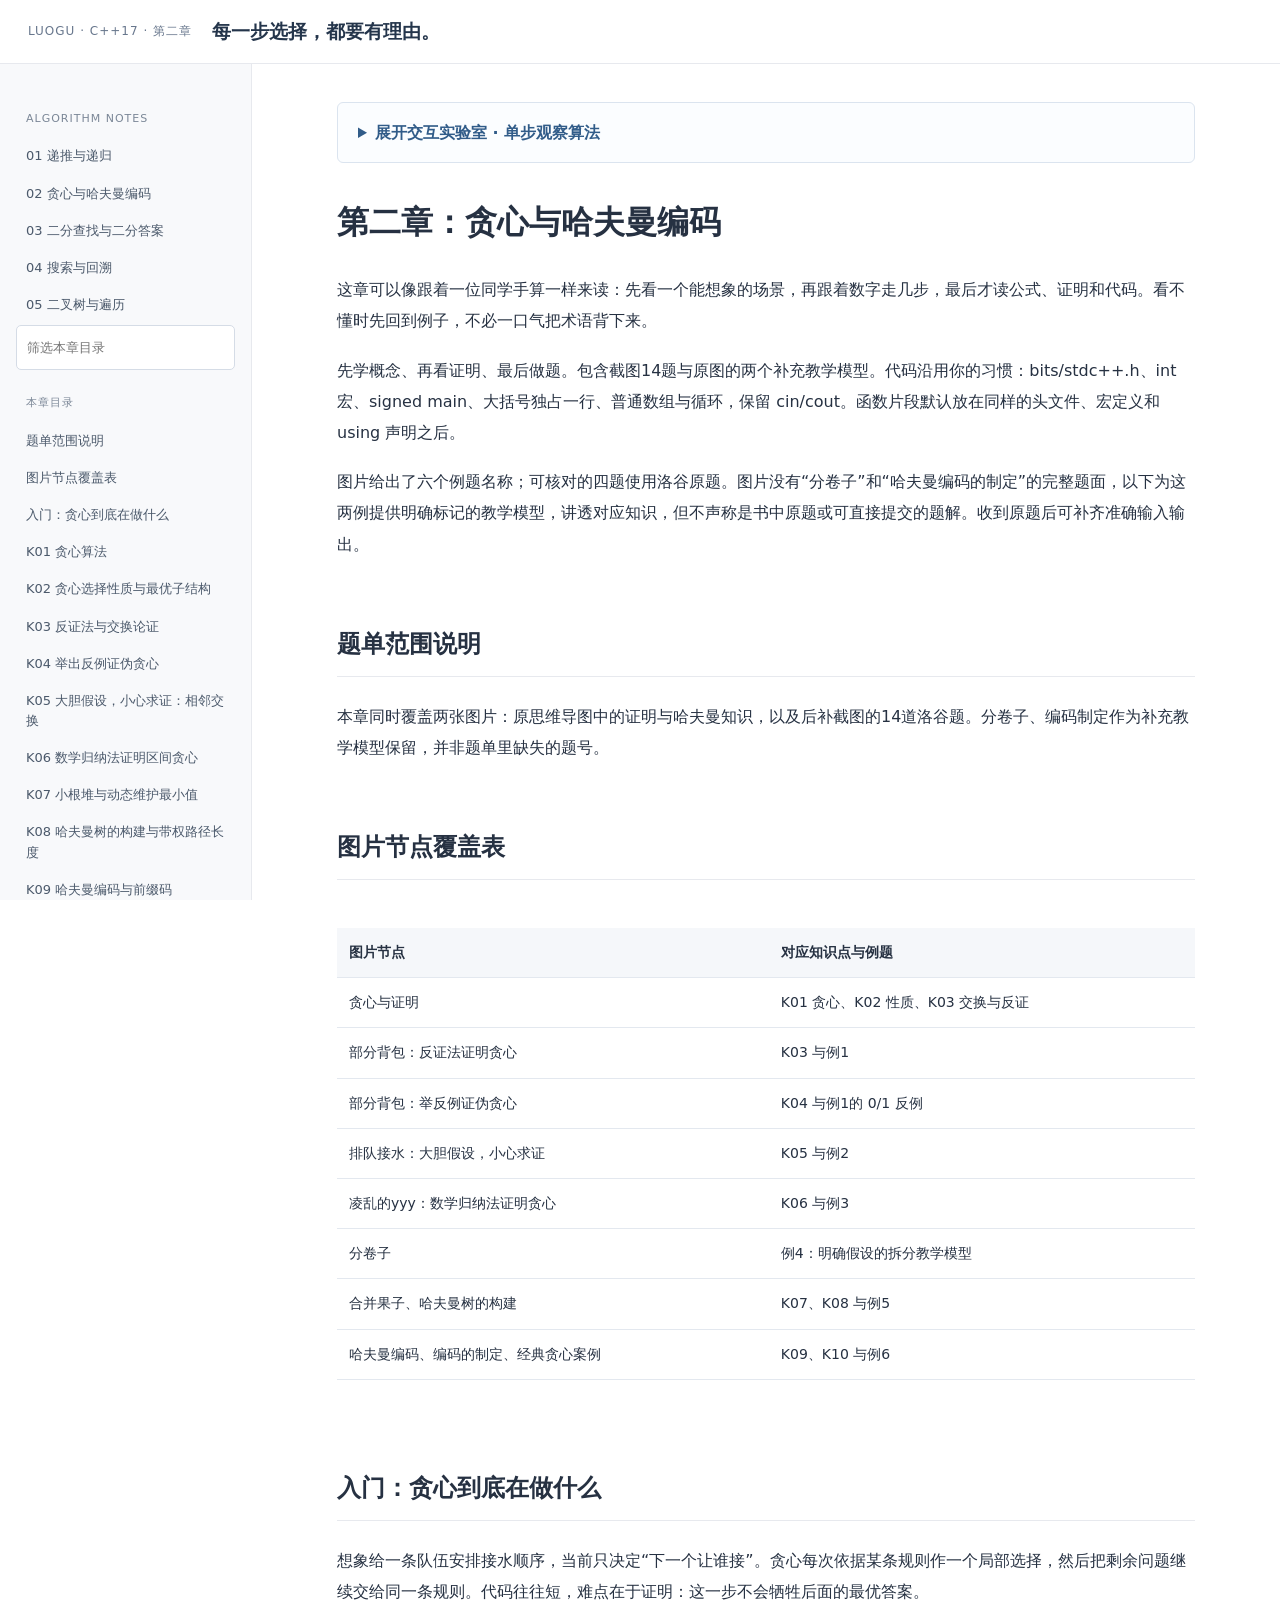
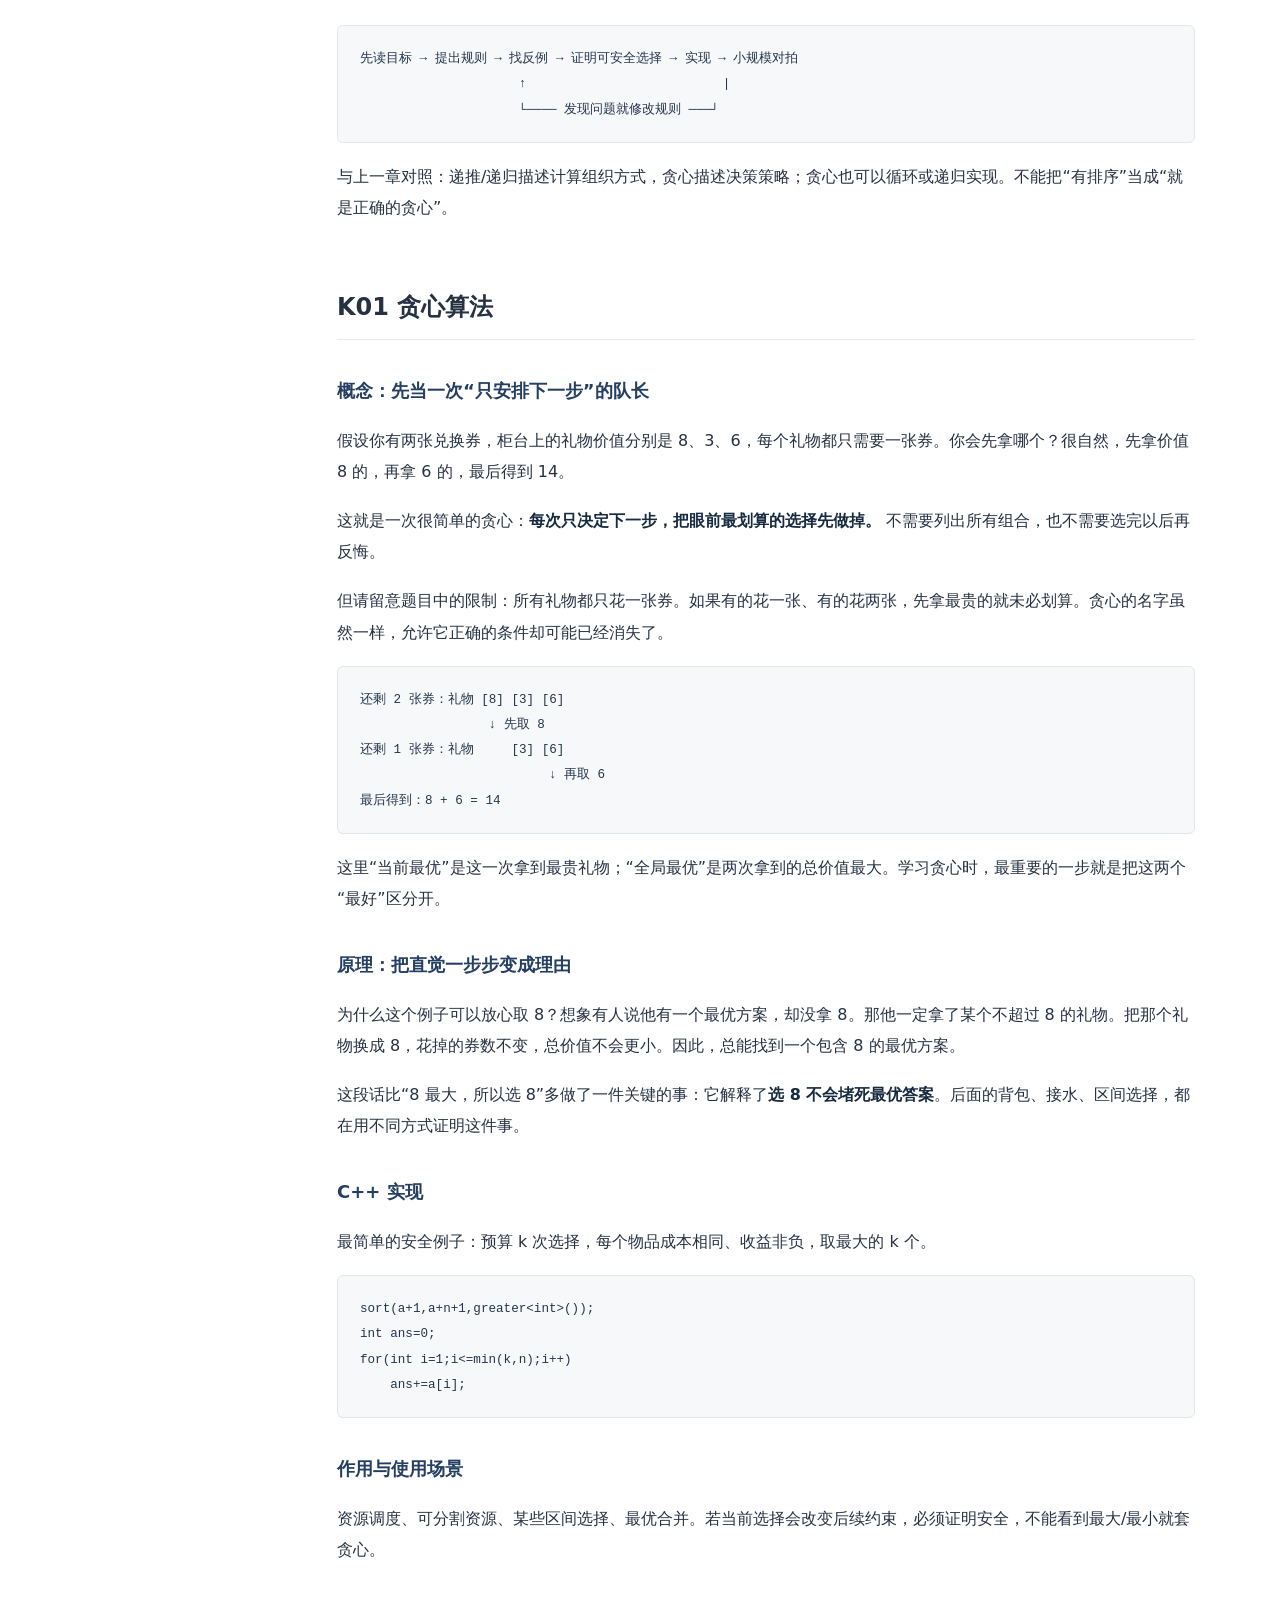
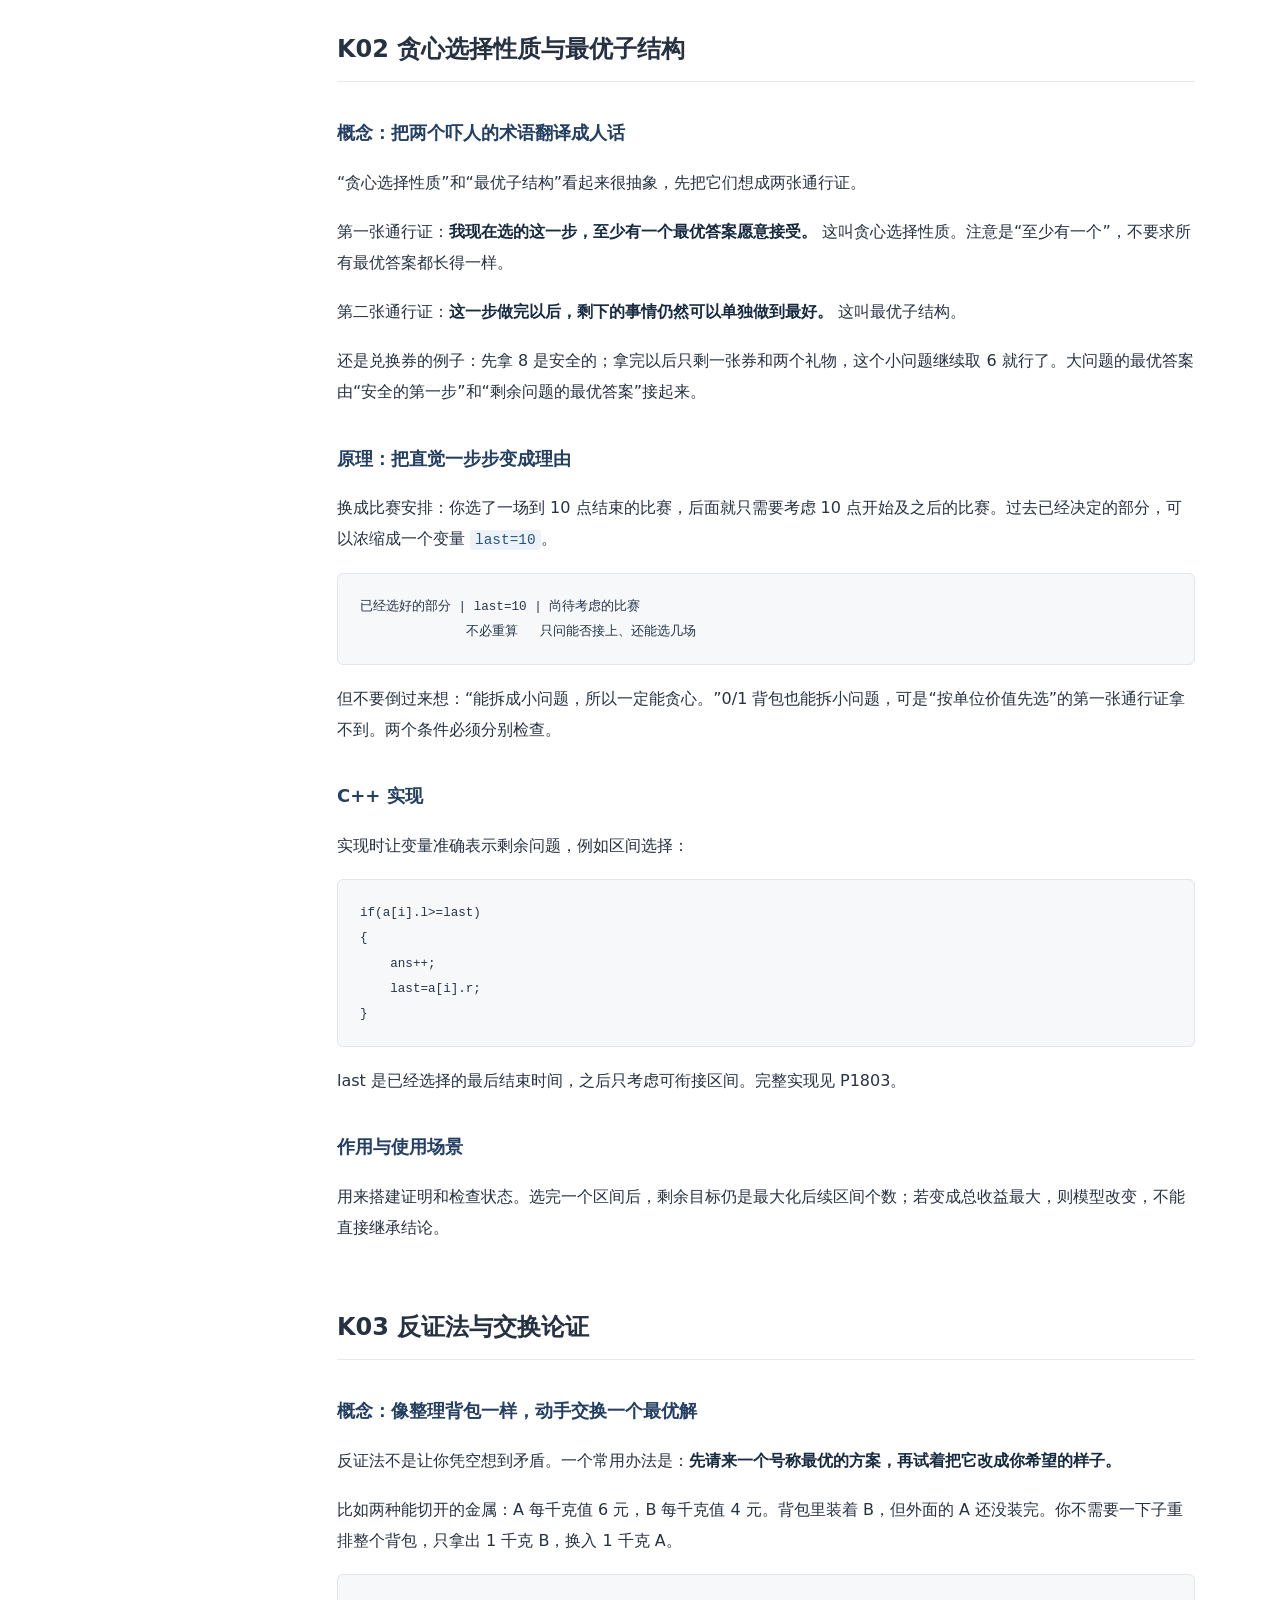
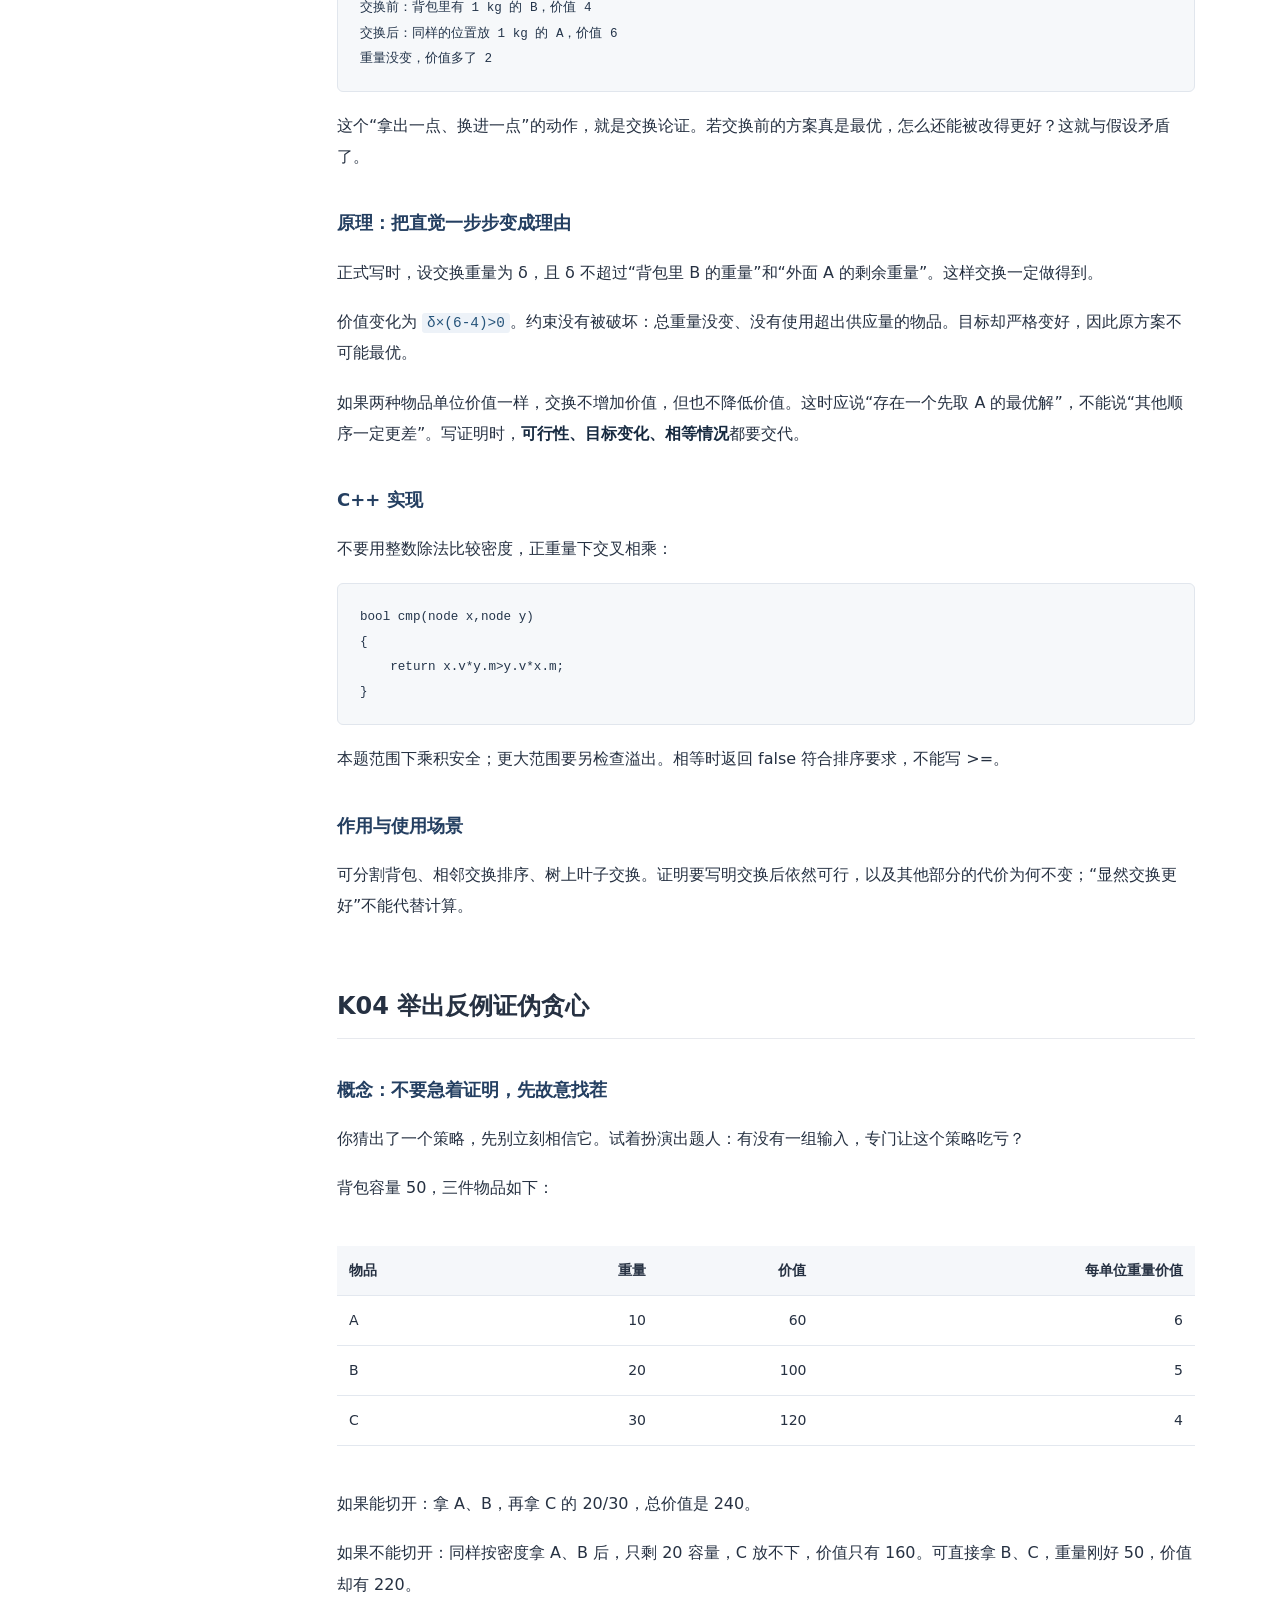
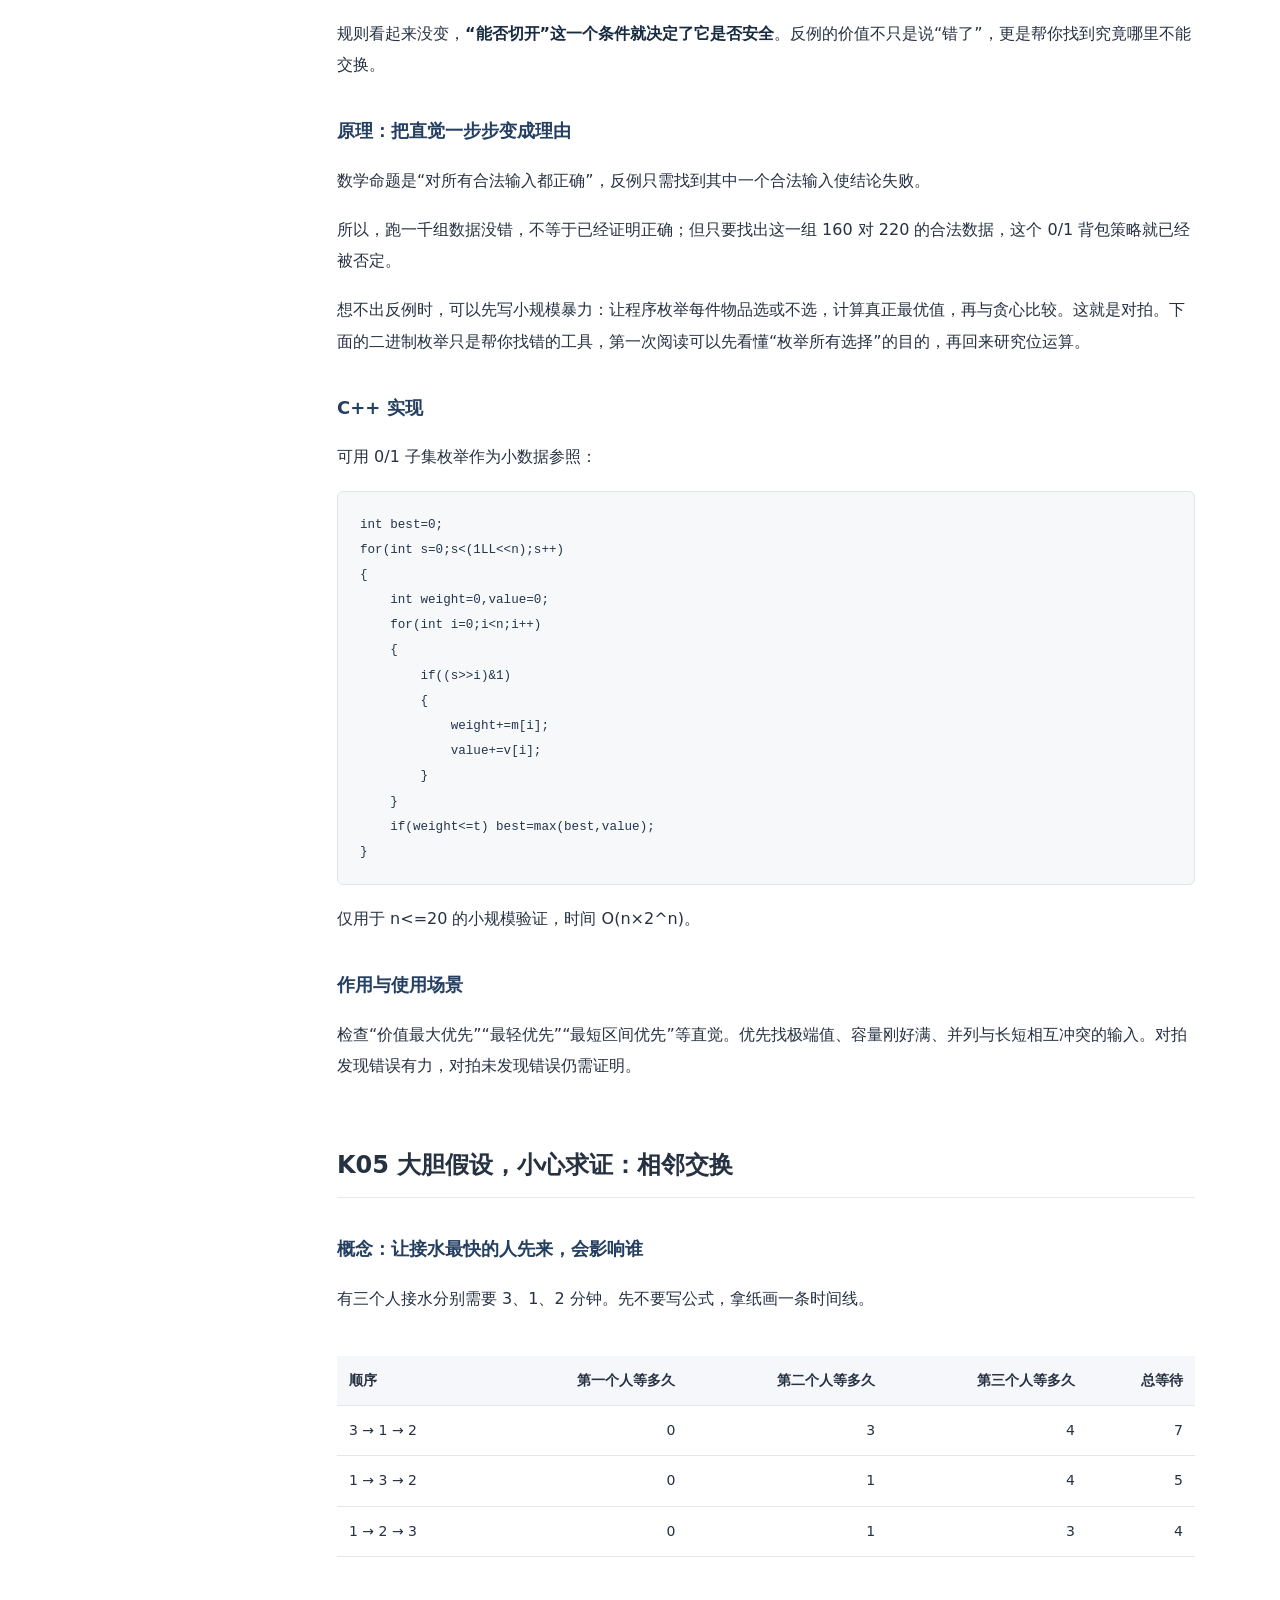
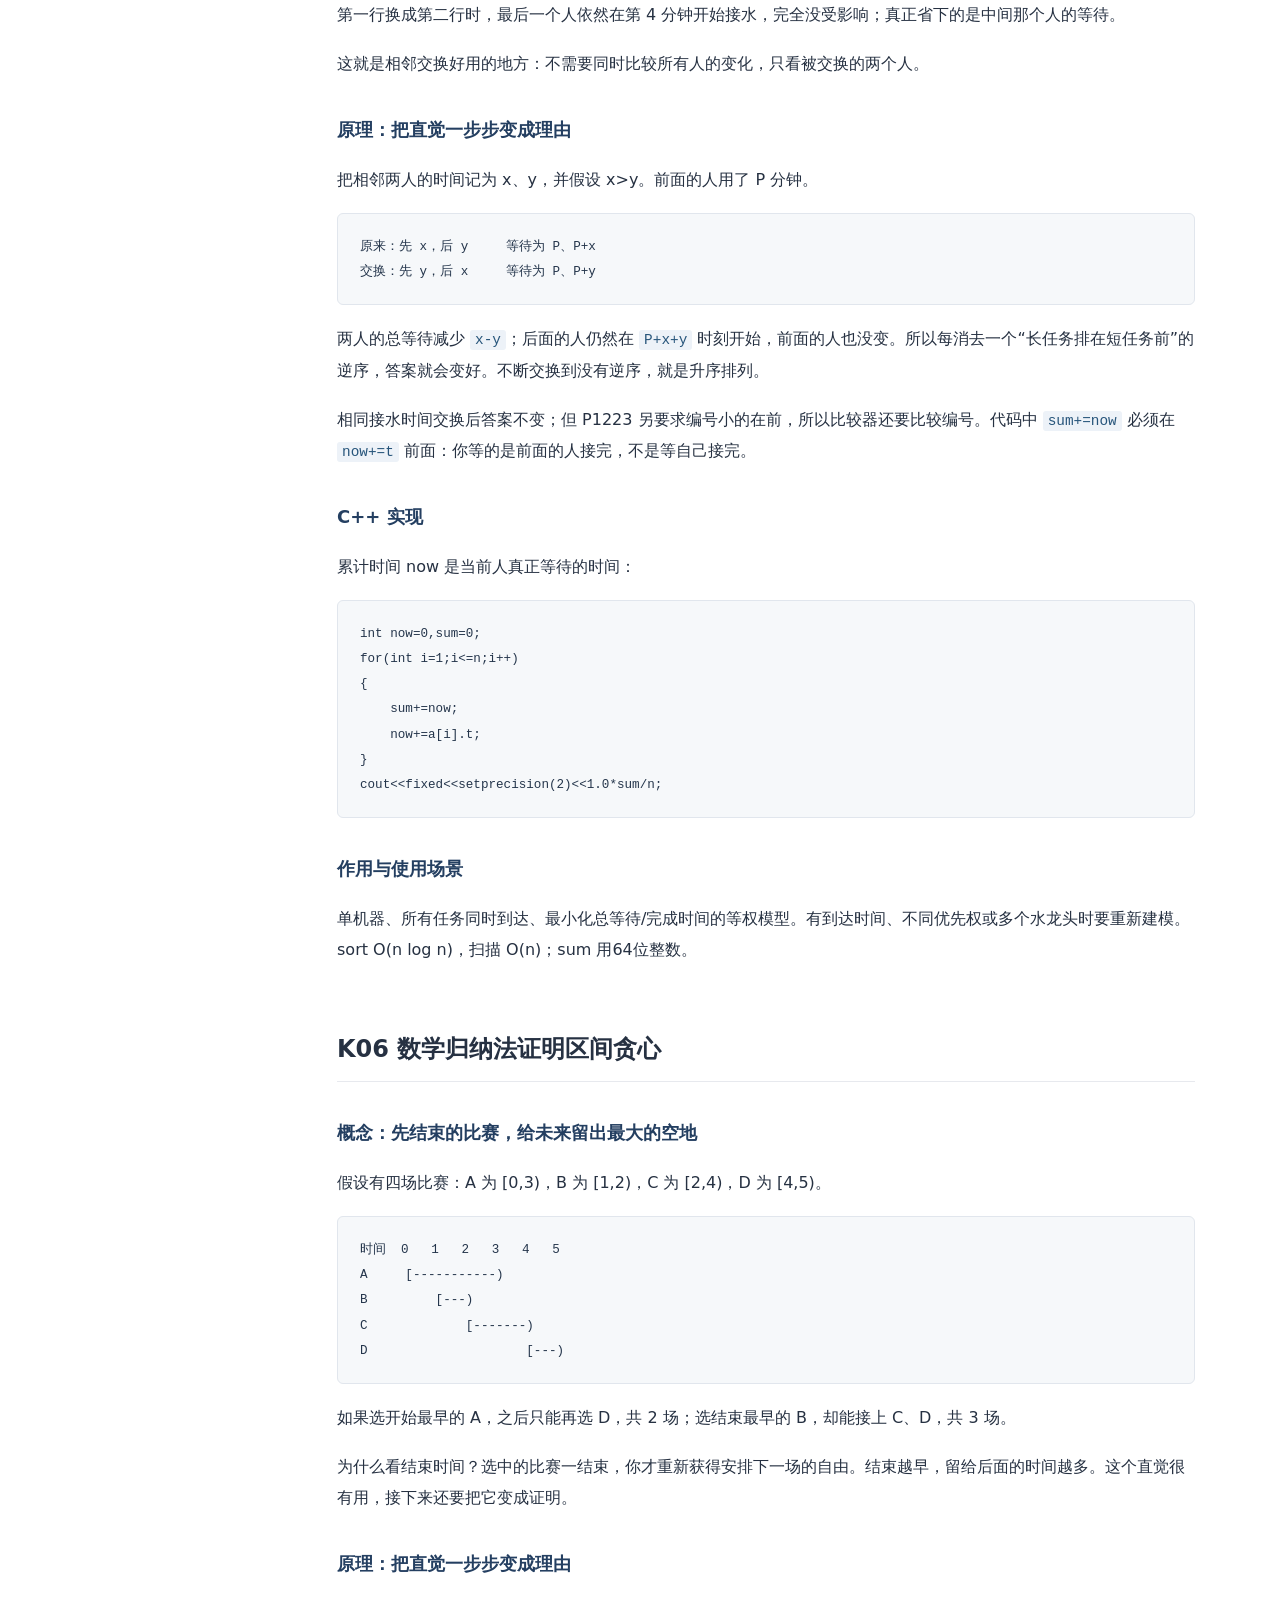
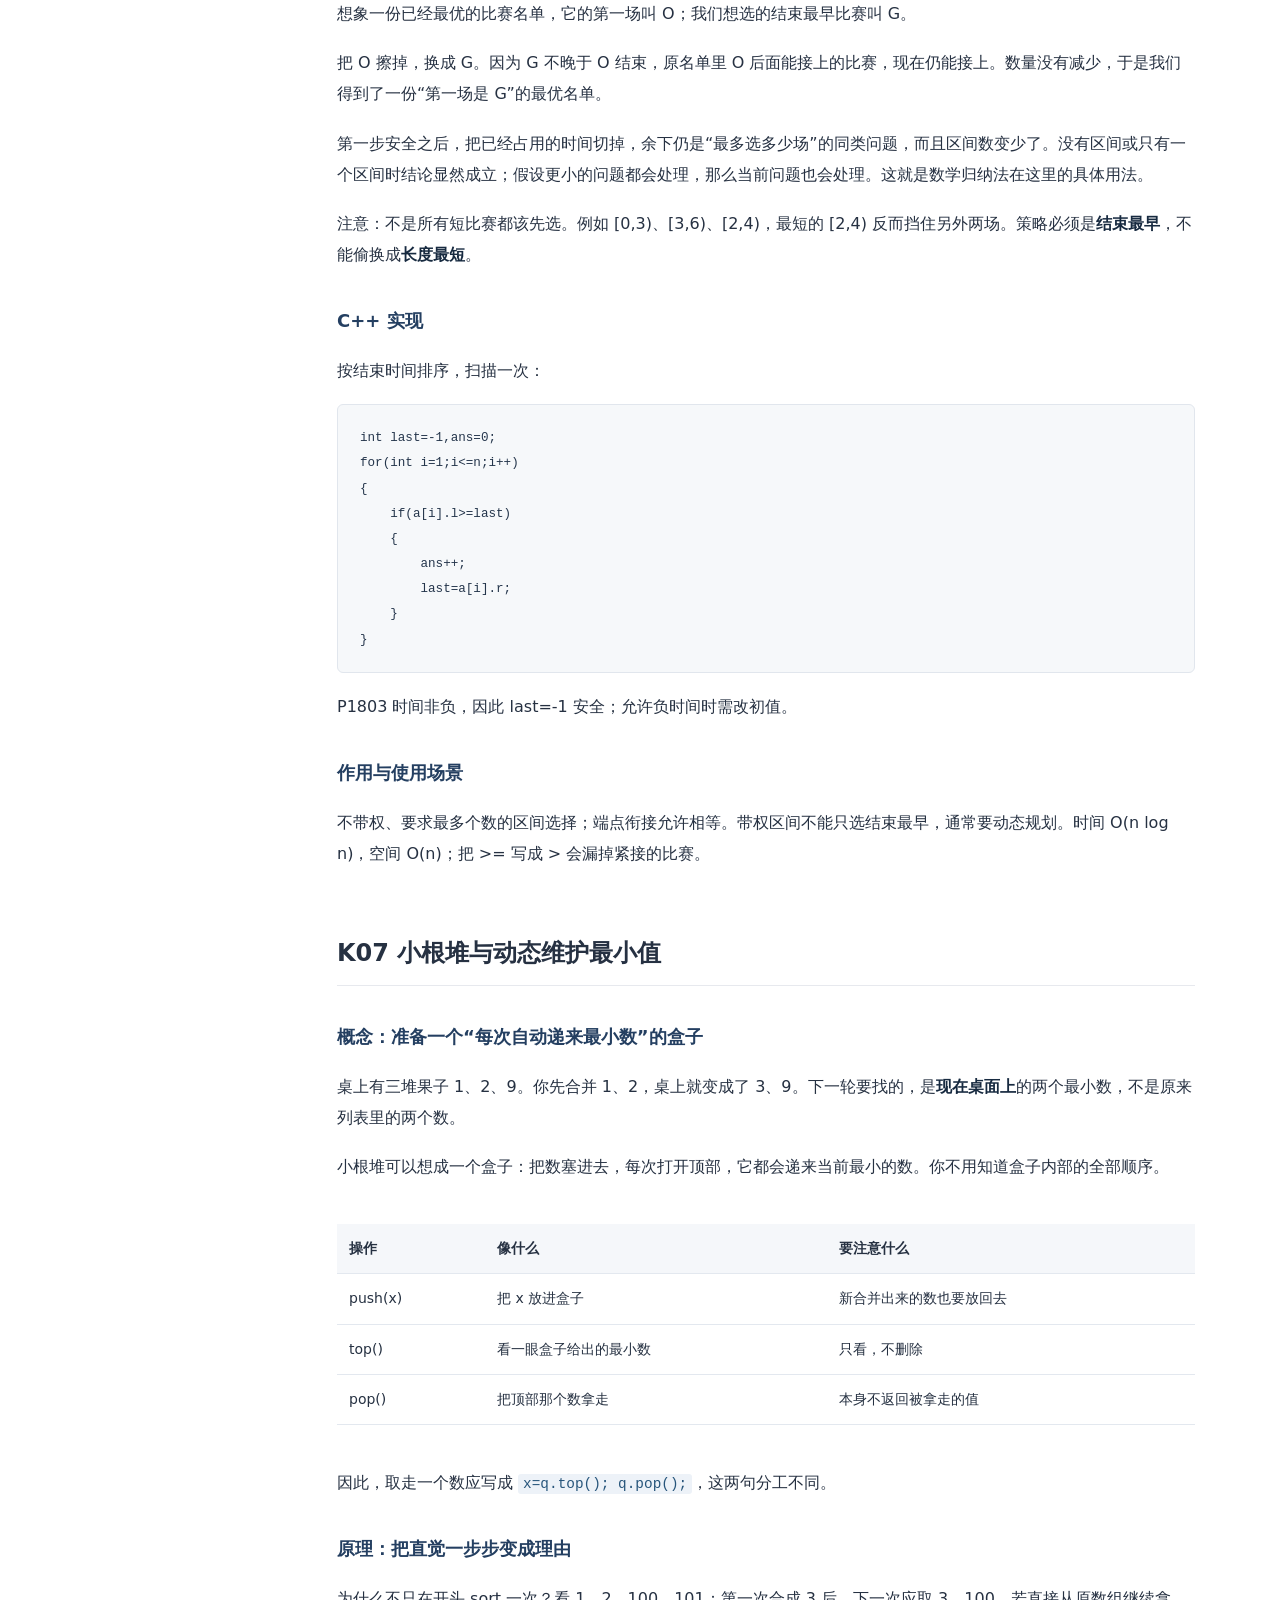
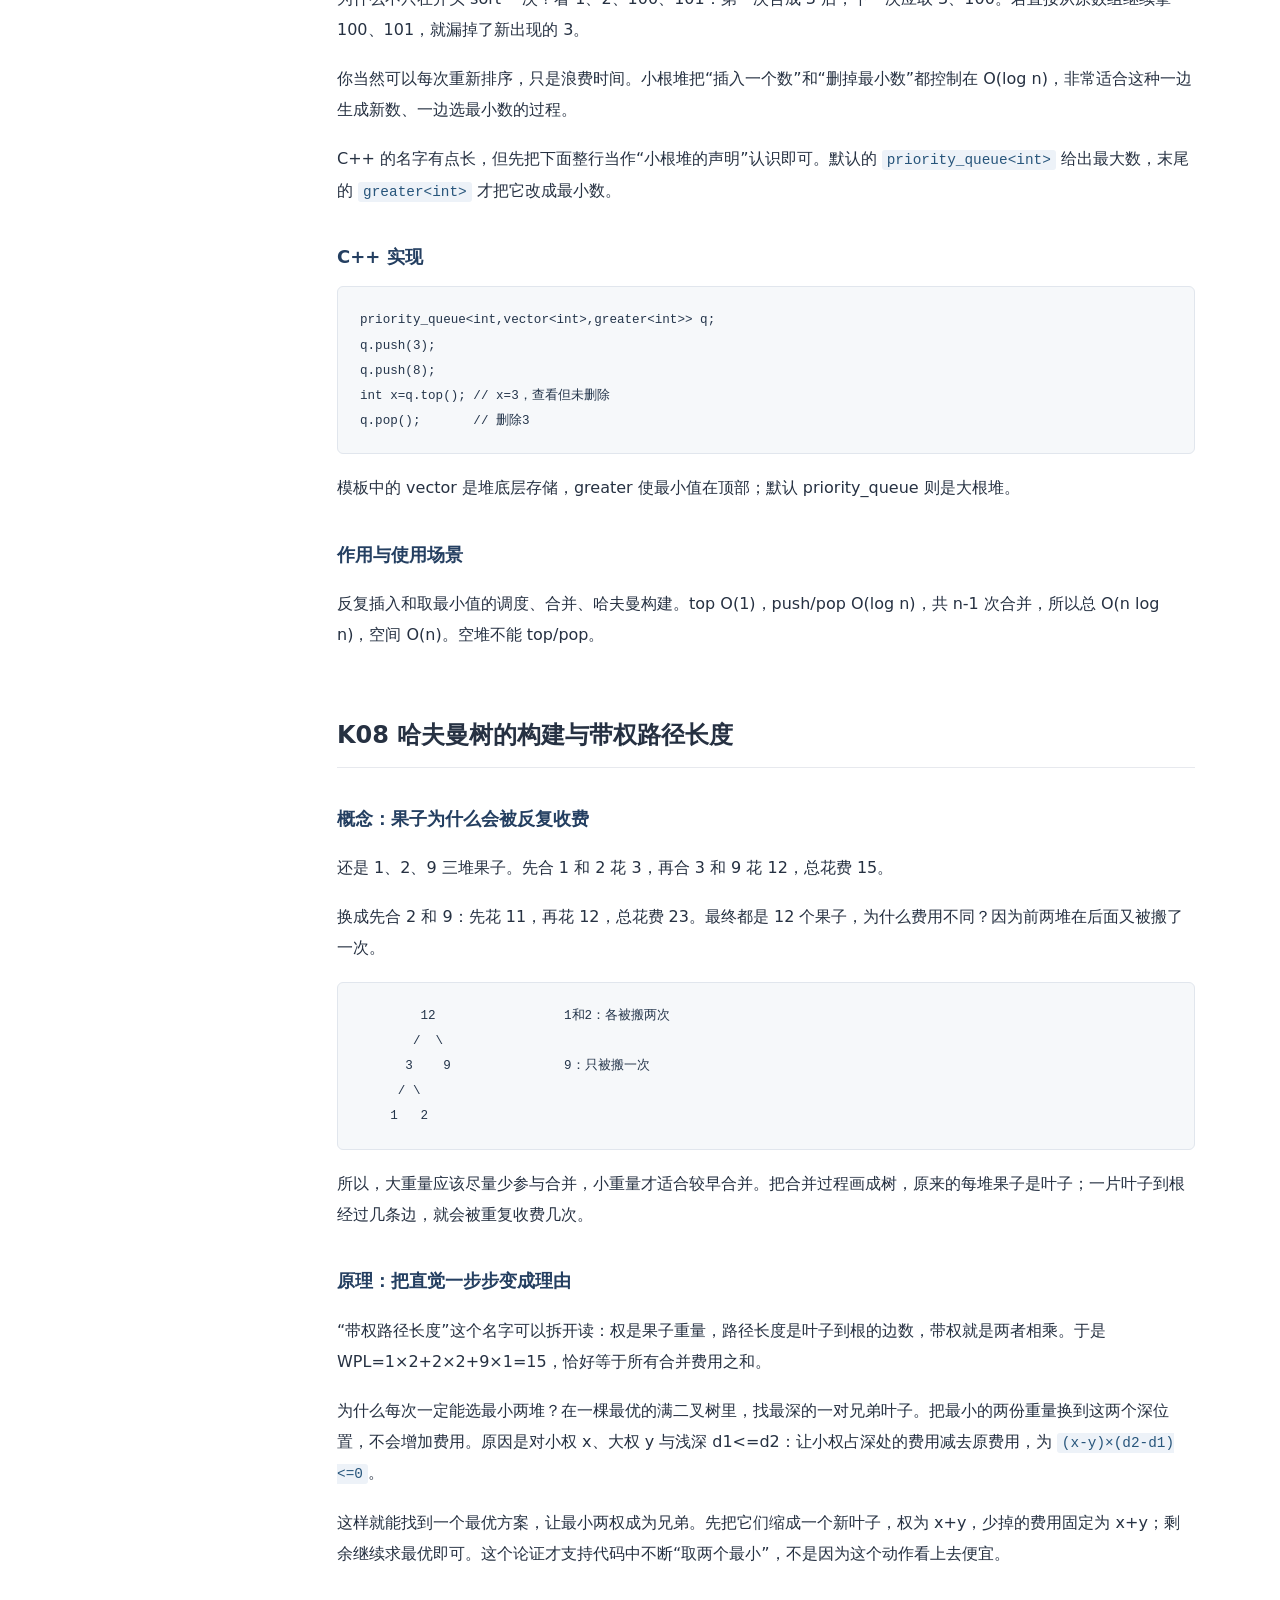
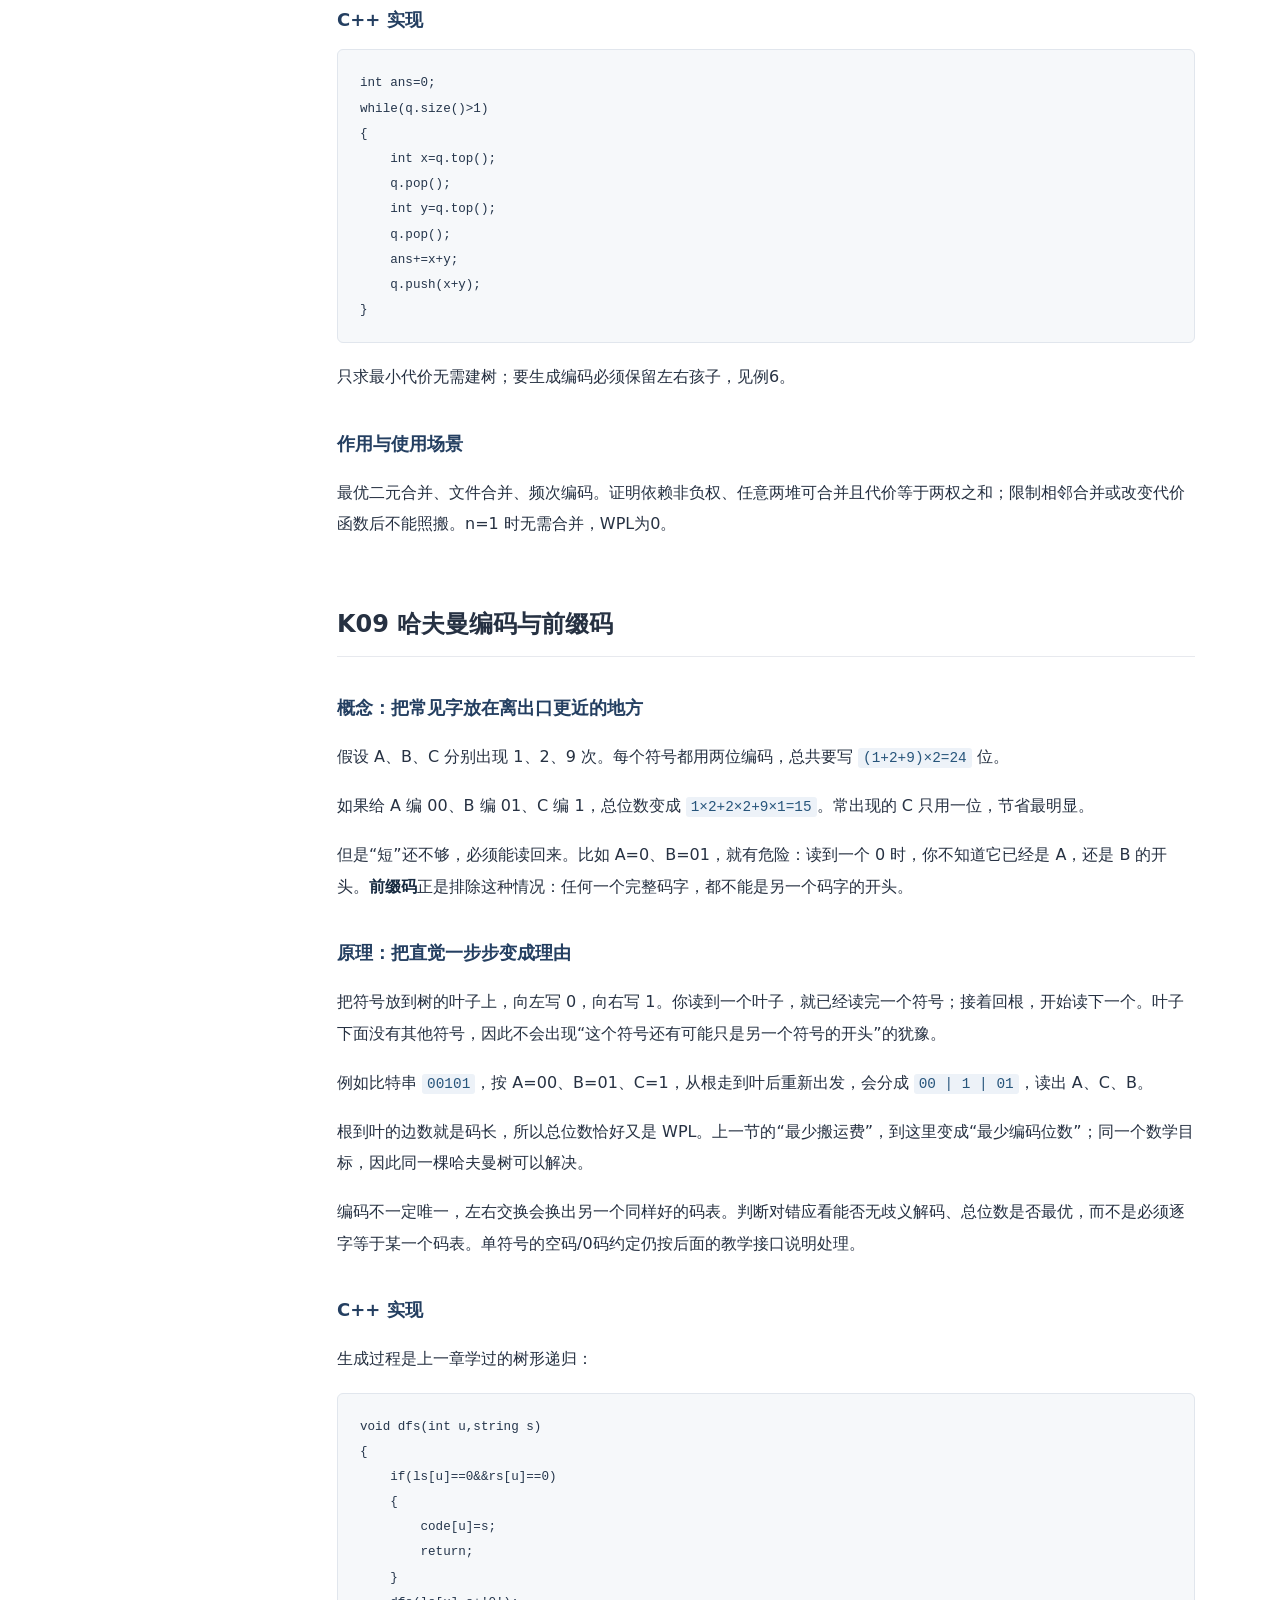
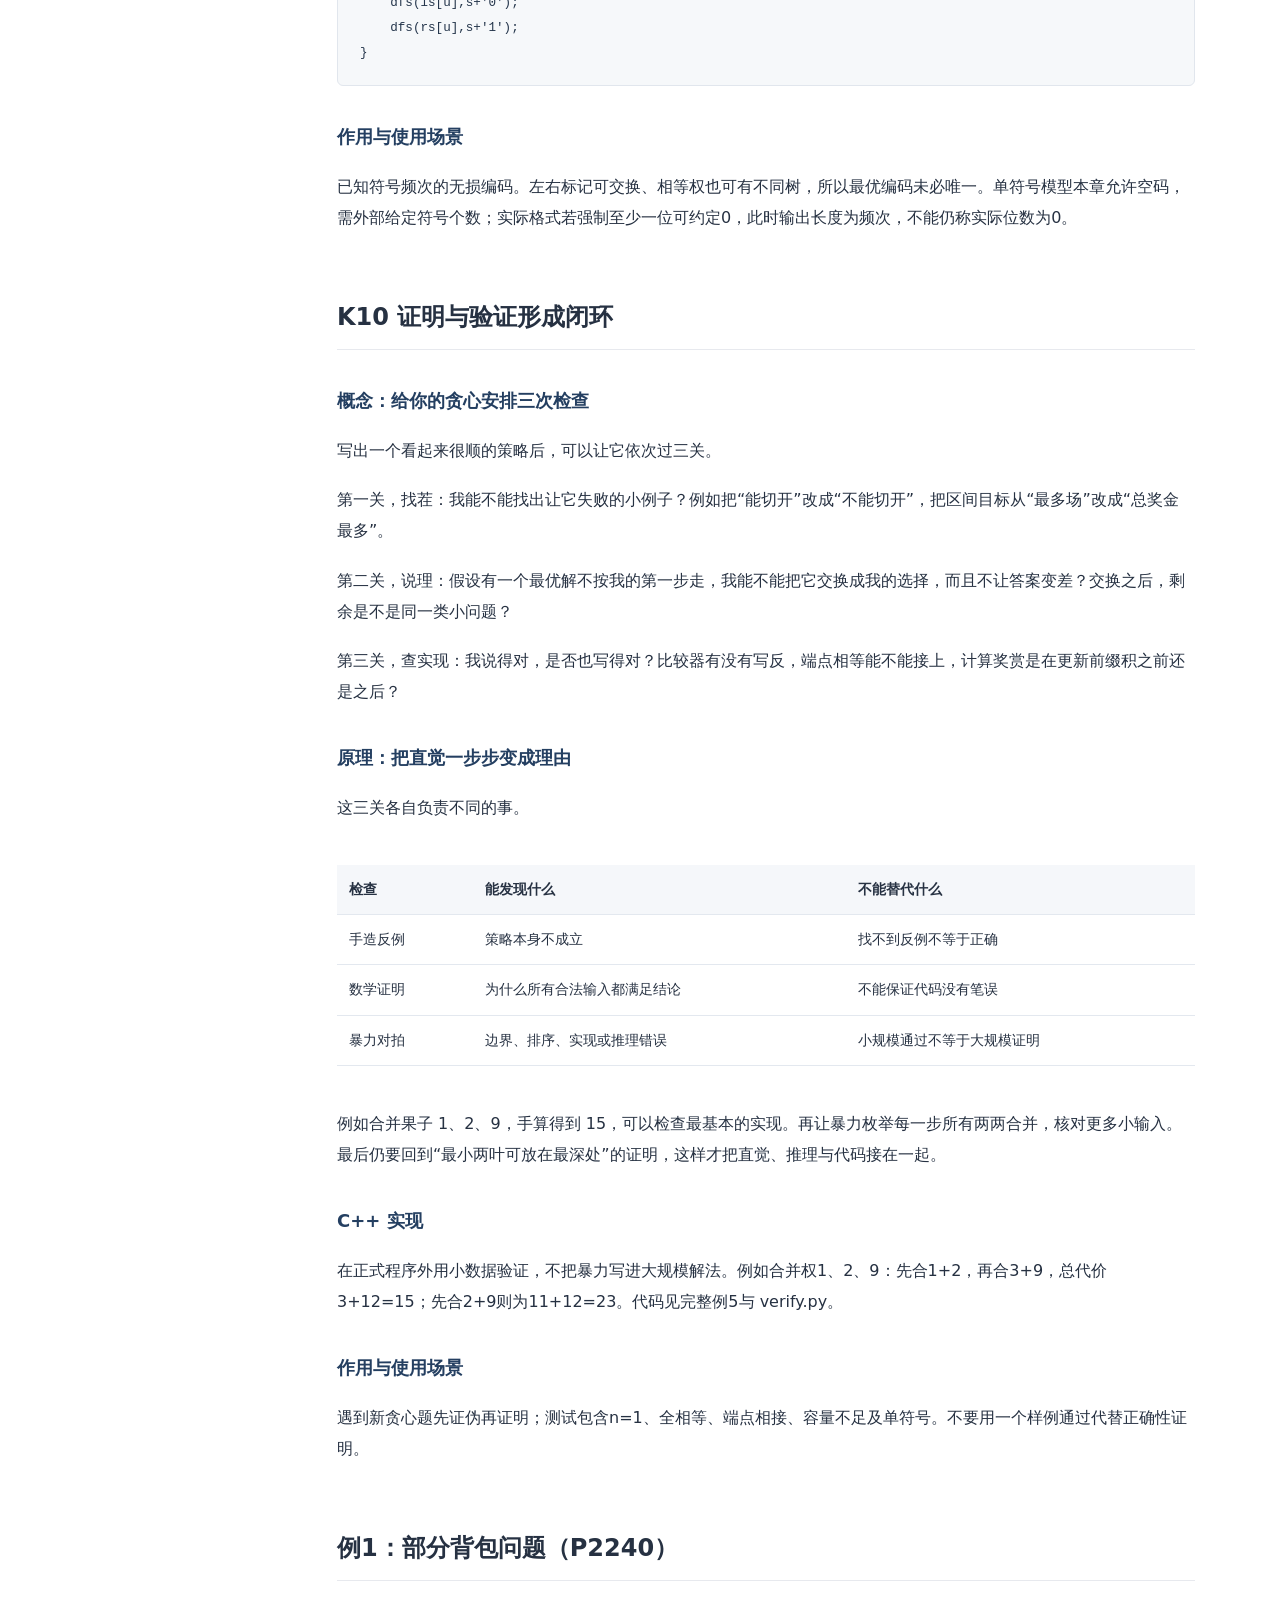
<file: 洛谷深入浅出/02-贪心与哈夫曼编码/index.html>
<!doctype html><html lang="zh-CN"><head><meta charset="utf-8"><meta name="viewport" content="width=device-width,initial-scale=1"><title>第二章 · 贪心与哈夫曼编码</title><link rel="stylesheet" href="../阅读主题.css"></head><body><header><small>LUOGU · C++17 · 第二章</small><h1>每一步选择，都要有理由。</h1><p>贪心、反例与证明 · 从部分背包到哈夫曼编码。先理解知识点，再学完整例题。</p></header><main><details class="lab-wrap"><summary>展开交互实验室 · 单步观察算法</summary><section class="lab"><h2>贪心算法放映室</h2><p>选一种演示，先手动推一步，再点“下一步”核对。例4/例6为已标明接口的教学模型。</p><div class="controls"><label for="scene">演示</label><select id="scene"><option value="bag">例1 部分背包</option><option value="queue">例2 排队接水与交换</option><option value="interval">例3 区间选择</option><option value="split">例4 分卷子教学拆分</option><option value="merge">例5 合并果子</option><option value="code">例6 哈夫曼树与编码</option><option value="candy">P3817 相邻约束修复</option><option value="delete">P1106 删数</option><option value="cheap">P1478/P1208 低成本优先</option><option value="road">P5019 正差分</option><option value="pair">P1094 双指针分组</option><option value="jump">P4995 高低交替</option><option value="teams">P4447 最短组优先</option><option value="king">P1080 国王游戏</option><option value="concat">P1012 拼数</option><option value="counter">0/1背包反例</option></select><button id="prev">上一步</button><button id="next">下一步</button><button id="play">自动播放</button><button id="reset">重置</button><span id="counter"></span></div><div id="stage" class="stage" role="img" aria-label="算法当前状态"></div><div id="caption" class="caption" aria-live="polite"></div></section></details><nav><a href="#book-toc">正文目录</a><a href="../README.md">学习记录</a></nav><article><p><a id="c0"></a></p>
<h1>第二章：贪心与哈夫曼编码</h1>
<!--TOC-->
<h2 id="book-toc">目录</h2>
<ul>
<li><a href="#c1">题单范围说明</a></li>
<li><a href="#c2">图片节点覆盖表</a></li>
<li><a href="#c3">入门：贪心到底在做什么</a></li>
<li><a href="#c4">K01 贪心算法</a></li>
<li><a href="#c5">K02 贪心选择性质与最优子结构</a></li>
<li><a href="#c6">K03 反证法与交换论证</a></li>
<li><a href="#c7">K04 举出反例证伪贪心</a></li>
<li><a href="#c8">K05 大胆假设，小心求证：相邻交换</a></li>
<li><a href="#c9">K06 数学归纳法证明区间贪心</a></li>
<li><a href="#c10">K07 小根堆与动态维护最小值</a></li>
<li><a href="#c11">K08 哈夫曼树的构建与带权路径长度</a></li>
<li><a href="#c12">K09 哈夫曼编码与前缀码</a></li>
<li><a href="#c13">K10 证明与验证形成闭环</a></li>
<li><a href="#c14">例1：部分背包问题（P2240）</a></li>
<li><a href="#c15">例2：排队接水（P1223）</a></li>
<li><a href="#c16">例3：凌乱的yyy（P1803）</a></li>
<li><a href="#c17">例4：分卷子（拆分教学模型，原题待核对）</a></li>
<li><a href="#c18">例5：合并果子（P1090）</a></li>
<li><a href="#c19">例6：哈夫曼编码的制定（教学模型，原题待核对）</a></li>
<li><a href="#c20">图解：同一棵树，两个解释</a></li>
<li><a href="#c21">题单实战：截图补充的十道题</a></li>
<li><a href="#c22">P3817 小 A 的糖果</a></li>
<li><a href="#c23">P1106 删数问题</a></li>
<li><a href="#c24">P1478 陶陶摘苹果（升级版）</a></li>
<li><a href="#c25">P5019 铺设道路</a></li>
<li><a href="#c26">P1208 混合牛奶</a></li>
<li><a href="#c27">P1094 纪念品分组</a></li>
<li><a href="#c28">P4995 跳跳！</a></li>
<li><a href="#c29">P4447 分组</a></li>
<li><a href="#c30">P1080 国王游戏</a></li>
<li><a href="#c31">P1012 拼数</a></li>
<li><a href="#c32">自测与复习</a></li>
<li><a href="#c33">来源与适用范围</a></li>
</ul>
<!--/TOC-->

<p>这章可以像跟着一位同学手算一样来读：先看一个能想象的场景，再跟着数字走几步，最后才读公式、证明和代码。看不懂时先回到例子，不必一口气把术语背下来。</p>
<p>先学概念、再看证明、最后做题。包含截图14题与原图的两个补充教学模型。代码沿用你的习惯：bits/stdc++.h、int 宏、signed main、大括号独占一行、普通数组与循环，保留 cin/cout。函数片段默认放在同样的头文件、宏定义和 using 声明之后。</p>
<p>图片给出了六个例题名称；可核对的四题使用洛谷原题。图片没有“分卷子”和“哈夫曼编码的制定”的完整题面，以下为这两例提供明确标记的教学模型，讲透对应知识，但不声称是书中原题或可直接提交的题解。收到原题后可补齐准确输入输出。</p>
<p><a id="c1"></a></p>
<h2>题单范围说明</h2>
<p>本章同时覆盖两张图片：原思维导图中的证明与哈夫曼知识，以及后补截图的14道洛谷题。分卷子、编码制定作为补充教学模型保留，并非题单里缺失的题号。</p>
<p><a id="c2"></a></p>
<h2>图片节点覆盖表</h2>
<table>
<thead>
<tr>
<th>图片节点</th>
<th>对应知识点与例题</th>
</tr>
</thead>
<tbody>
<tr>
<td>贪心与证明</td>
<td>K01 贪心、K02 性质、K03 交换与反证</td>
</tr>
<tr>
<td>部分背包：反证法证明贪心</td>
<td>K03 与例1</td>
</tr>
<tr>
<td>部分背包：举反例证伪贪心</td>
<td>K04 与例1的 0/1 反例</td>
</tr>
<tr>
<td>排队接水：大胆假设，小心求证</td>
<td>K05 与例2</td>
</tr>
<tr>
<td>凌乱的yyy：数学归纳法证明贪心</td>
<td>K06 与例3</td>
</tr>
<tr>
<td>分卷子</td>
<td>例4：明确假设的拆分教学模型</td>
</tr>
<tr>
<td>合并果子、哈夫曼树的构建</td>
<td>K07、K08 与例5</td>
</tr>
<tr>
<td>哈夫曼编码、编码的制定、经典贪心案例</td>
<td>K09、K10 与例6</td>
</tr>
</tbody>
</table>
<p><a id="c3"></a></p>
<h2>入门：贪心到底在做什么</h2>
<p>想象给一条队伍安排接水顺序，当前只决定“下一个让谁接”。贪心每次依据某条规则作一个局部选择，然后把剩余问题继续交给同一条规则。代码往往短，难点在于证明：这一步不会牺牲后面的最优答案。</p>
<pre><code class="language-text">先读目标 → 提出规则 → 找反例 → 证明可安全选择 → 实现 → 小规模对拍
                     ↑                          |
                     └──── 发现问题就修改规则 ───┘
</code></pre>
<p>与上一章对照：递推/递归描述计算组织方式，贪心描述决策策略；贪心也可以循环或递归实现。不能把“有排序”当成“就是正确的贪心”。
<a id="c4"></a></p>
<h2>K01 贪心算法</h2>
<h3>概念：先当一次“只安排下一步”的队长</h3>
<p>假设你有两张兑换券，柜台上的礼物价值分别是 8、3、6，每个礼物都只需要一张券。你会先拿哪个？很自然，先拿价值 8 的，再拿 6 的，最后得到 14。</p>
<p>这就是一次很简单的贪心：<strong>每次只决定下一步，把眼前最划算的选择先做掉。</strong> 不需要列出所有组合，也不需要选完以后再反悔。</p>
<p>但请留意题目中的限制：所有礼物都只花一张券。如果有的花一张、有的花两张，先拿最贵的就未必划算。贪心的名字虽然一样，允许它正确的条件却可能已经消失了。</p>
<pre><code class="language-text">还剩 2 张券：礼物 [8] [3] [6]
                 ↓ 先取 8
还剩 1 张券：礼物     [3] [6]
                         ↓ 再取 6
最后得到：8 + 6 = 14
</code></pre>
<p>这里“当前最优”是这一次拿到最贵礼物；“全局最优”是两次拿到的总价值最大。学习贪心时，最重要的一步就是把这两个“最好”区分开。</p>
<h3>原理：把直觉一步步变成理由</h3>
<p>为什么这个例子可以放心取 8？想象有人说他有一个最优方案，却没拿 8。那他一定拿了某个不超过 8 的礼物。把那个礼物换成 8，花掉的券数不变，总价值不会更小。因此，总能找到一个包含 8 的最优方案。</p>
<p>这段话比“8 最大，所以选 8”多做了一件关键的事：它解释了<strong>选 8 不会堵死最优答案</strong>。后面的背包、接水、区间选择，都在用不同方式证明这件事。</p>
<h3>C++ 实现</h3>
<p>最简单的安全例子：预算 k 次选择，每个物品成本相同、收益非负，取最大的 k 个。</p>
<pre><code class="language-cpp">sort(a+1,a+n+1,greater&lt;int&gt;());
int ans=0;
for(int i=1;i&lt;=min(k,n);i++)
    ans+=a[i];
</code></pre>
<h3>作用与使用场景</h3>
<p>资源调度、可分割资源、某些区间选择、最优合并。若当前选择会改变后续约束，必须证明安全，不能看到最大/最小就套贪心。</p>
<p><a id="c5"></a></p>
<h2>K02 贪心选择性质与最优子结构</h2>
<h3>概念：把两个吓人的术语翻译成人话</h3>
<p>“贪心选择性质”和“最优子结构”看起来很抽象，先把它们想成两张通行证。</p>
<p>第一张通行证：<strong>我现在选的这一步，至少有一个最优答案愿意接受。</strong> 这叫贪心选择性质。注意是“至少有一个”，不要求所有最优答案都长得一样。</p>
<p>第二张通行证：<strong>这一步做完以后，剩下的事情仍然可以单独做到最好。</strong> 这叫最优子结构。</p>
<p>还是兑换券的例子：先拿 8 是安全的；拿完以后只剩一张券和两个礼物，这个小问题继续取 6 就行了。大问题的最优答案由“安全的第一步”和“剩余问题的最优答案”接起来。</p>
<h3>原理：把直觉一步步变成理由</h3>
<p>换成比赛安排：你选了一场到 10 点结束的比赛，后面就只需要考虑 10 点开始及之后的比赛。过去已经决定的部分，可以浓缩成一个变量 <code>last=10</code>。</p>
<pre><code class="language-text">已经选好的部分 | last=10 | 尚待考虑的比赛
              不必重算   只问能否接上、还能选几场
</code></pre>
<p>但不要倒过来想：“能拆成小问题，所以一定能贪心。”0/1 背包也能拆小问题，可是“按单位价值先选”的第一张通行证拿不到。两个条件必须分别检查。</p>
<h3>C++ 实现</h3>
<p>实现时让变量准确表示剩余问题，例如区间选择：</p>
<pre><code class="language-cpp">if(a[i].l&gt;=last)
{
    ans++;
    last=a[i].r;
}
</code></pre>
<p>last 是已经选择的最后结束时间，之后只考虑可衔接区间。完整实现见 P1803。</p>
<h3>作用与使用场景</h3>
<p>用来搭建证明和检查状态。选完一个区间后，剩余目标仍是最大化后续区间个数；若变成总收益最大，则模型改变，不能直接继承结论。</p>
<p><a id="c6"></a></p>
<h2>K03 反证法与交换论证</h2>
<h3>概念：像整理背包一样，动手交换一个最优解</h3>
<p>反证法不是让你凭空想到矛盾。一个常用办法是：<strong>先请来一个号称最优的方案，再试着把它改成你希望的样子。</strong></p>
<p>比如两种能切开的金属：A 每千克值 6 元，B 每千克值 4 元。背包里装着 B，但外面的 A 还没装完。你不需要一下子重排整个背包，只拿出 1 千克 B，换入 1 千克 A。</p>
<pre><code class="language-text">交换前：背包里有 1 kg 的 B，价值 4
交换后：同样的位置放 1 kg 的 A，价值 6
重量没变，价值多了 2
</code></pre>
<p>这个“拿出一点、换进一点”的动作，就是交换论证。若交换前的方案真是最优，怎么还能被改得更好？这就与假设矛盾了。</p>
<h3>原理：把直觉一步步变成理由</h3>
<p>正式写时，设交换重量为 δ，且 δ 不超过“背包里 B 的重量”和“外面 A 的剩余重量”。这样交换一定做得到。</p>
<p>价值变化为 <code>δ×(6-4)&gt;0</code>。约束没有被破坏：总重量没变、没有使用超出供应量的物品。目标却严格变好，因此原方案不可能最优。</p>
<p>如果两种物品单位价值一样，交换不增加价值，但也不降低价值。这时应说“存在一个先取 A 的最优解”，不能说“其他顺序一定更差”。写证明时，<strong>可行性、目标变化、相等情况</strong>都要交代。</p>
<h3>C++ 实现</h3>
<p>不要用整数除法比较密度，正重量下交叉相乘：</p>
<pre><code class="language-cpp">bool cmp(node x,node y)
{
    return x.v*y.m&gt;y.v*x.m;
}
</code></pre>
<p>本题范围下乘积安全；更大范围要另检查溢出。相等时返回 false 符合排序要求，不能写 &gt;=。</p>
<h3>作用与使用场景</h3>
<p>可分割背包、相邻交换排序、树上叶子交换。证明要写明交换后依然可行，以及其他部分的代价为何不变；“显然交换更好”不能代替计算。</p>
<p><a id="c7"></a></p>
<h2>K04 举出反例证伪贪心</h2>
<h3>概念：不要急着证明，先故意找茬</h3>
<p>你猜出了一个策略，先别立刻相信它。试着扮演出题人：有没有一组输入，专门让这个策略吃亏？</p>
<p>背包容量 50，三件物品如下：</p>
<table>
<thead>
<tr>
<th>物品</th>
<th style="text-align: right;">重量</th>
<th style="text-align: right;">价值</th>
<th style="text-align: right;">每单位重量价值</th>
</tr>
</thead>
<tbody>
<tr>
<td>A</td>
<td style="text-align: right;">10</td>
<td style="text-align: right;">60</td>
<td style="text-align: right;">6</td>
</tr>
<tr>
<td>B</td>
<td style="text-align: right;">20</td>
<td style="text-align: right;">100</td>
<td style="text-align: right;">5</td>
</tr>
<tr>
<td>C</td>
<td style="text-align: right;">30</td>
<td style="text-align: right;">120</td>
<td style="text-align: right;">4</td>
</tr>
</tbody>
</table>
<p>如果能切开：拿 A、B，再拿 C 的 20/30，总价值是 240。</p>
<p>如果不能切开：同样按密度拿 A、B 后，只剩 20 容量，C 放不下，价值只有 160。可直接拿 B、C，重量刚好 50，价值却有 220。</p>
<p>规则看起来没变，<strong>“能否切开”这一个条件就决定了它是否安全</strong>。反例的价值不只是说“错了”，更是帮你找到究竟哪里不能交换。</p>
<h3>原理：把直觉一步步变成理由</h3>
<p>数学命题是“对所有合法输入都正确”，反例只需找到其中一个合法输入使结论失败。</p>
<p>所以，跑一千组数据没错，不等于已经证明正确；但只要找出这一组 160 对 220 的合法数据，这个 0/1 背包策略就已经被否定。</p>
<p>想不出反例时，可以先写小规模暴力：让程序枚举每件物品选或不选，计算真正最优值，再与贪心比较。这就是对拍。下面的二进制枚举只是帮你找错的工具，第一次阅读可以先看懂“枚举所有选择”的目的，再回来研究位运算。</p>
<h3>C++ 实现</h3>
<p>可用 0/1 子集枚举作为小数据参照：</p>
<pre><code class="language-cpp">int best=0;
for(int s=0;s&lt;(1LL&lt;&lt;n);s++)
{
    int weight=0,value=0;
    for(int i=0;i&lt;n;i++)
    {
        if((s&gt;&gt;i)&amp;1)
        {
            weight+=m[i];
            value+=v[i];
        }
    }
    if(weight&lt;=t) best=max(best,value);
}
</code></pre>
<p>仅用于 n&lt;=20 的小规模验证，时间 O(n×2^n)。</p>
<h3>作用与使用场景</h3>
<p>检查“价值最大优先”“最轻优先”“最短区间优先”等直觉。优先找极端值、容量刚好满、并列与长短相互冲突的输入。对拍发现错误有力，对拍未发现错误仍需证明。</p>
<p><a id="c8"></a></p>
<h2>K05 大胆假设，小心求证：相邻交换</h2>
<h3>概念：让接水最快的人先来，会影响谁</h3>
<p>有三个人接水分别需要 3、1、2 分钟。先不要写公式，拿纸画一条时间线。</p>
<table>
<thead>
<tr>
<th>顺序</th>
<th style="text-align: right;">第一个人等多久</th>
<th style="text-align: right;">第二个人等多久</th>
<th style="text-align: right;">第三个人等多久</th>
<th style="text-align: right;">总等待</th>
</tr>
</thead>
<tbody>
<tr>
<td>3 → 1 → 2</td>
<td style="text-align: right;">0</td>
<td style="text-align: right;">3</td>
<td style="text-align: right;">4</td>
<td style="text-align: right;">7</td>
</tr>
<tr>
<td>1 → 3 → 2</td>
<td style="text-align: right;">0</td>
<td style="text-align: right;">1</td>
<td style="text-align: right;">4</td>
<td style="text-align: right;">5</td>
</tr>
<tr>
<td>1 → 2 → 3</td>
<td style="text-align: right;">0</td>
<td style="text-align: right;">1</td>
<td style="text-align: right;">3</td>
<td style="text-align: right;">4</td>
</tr>
</tbody>
</table>
<p>第一行换成第二行时，最后一个人依然在第 4 分钟开始接水，完全没受影响；真正省下的是中间那个人的等待。</p>
<p>这就是相邻交换好用的地方：不需要同时比较所有人的变化，只看被交换的两个人。</p>
<h3>原理：把直觉一步步变成理由</h3>
<p>把相邻两人的时间记为 x、y，并假设 x&gt;y。前面的人用了 P 分钟。</p>
<pre><code class="language-text">原来：先 x，后 y     等待为 P、P+x
交换：先 y，后 x     等待为 P、P+y
</code></pre>
<p>两人的总等待减少 <code>x-y</code>；后面的人仍然在 <code>P+x+y</code> 时刻开始，前面的人也没变。所以每消去一个“长任务排在短任务前”的逆序，答案就会变好。不断交换到没有逆序，就是升序排列。</p>
<p>相同接水时间交换后答案不变；但 P1223 另要求编号小的在前，所以比较器还要比较编号。代码中 <code>sum+=now</code> 必须在 <code>now+=t</code> 前面：你等的是前面的人接完，不是等自己接完。</p>
<h3>C++ 实现</h3>
<p>累计时间 now 是当前人真正等待的时间：</p>
<pre><code class="language-cpp">int now=0,sum=0;
for(int i=1;i&lt;=n;i++)
{
    sum+=now;
    now+=a[i].t;
}
cout&lt;&lt;fixed&lt;&lt;setprecision(2)&lt;&lt;1.0*sum/n;
</code></pre>
<h3>作用与使用场景</h3>
<p>单机器、所有任务同时到达、最小化总等待/完成时间的等权模型。有到达时间、不同优先权或多个水龙头时要重新建模。sort O(n log n)，扫描 O(n)；sum 用64位整数。</p>
<p><a id="c9"></a></p>
<h2>K06 数学归纳法证明区间贪心</h2>
<h3>概念：先结束的比赛，给未来留出最大的空地</h3>
<p>假设有四场比赛：A 为 [0,3)，B 为 [1,2)，C 为 [2,4)，D 为 [4,5)。</p>
<pre><code class="language-text">时间  0   1   2   3   4   5
A     [-----------)
B         [---)
C             [-------)
D                     [---)
</code></pre>
<p>如果选开始最早的 A，之后只能再选 D，共 2 场；选结束最早的 B，却能接上 C、D，共 3 场。</p>
<p>为什么看结束时间？选中的比赛一结束，你才重新获得安排下一场的自由。结束越早，留给后面的时间越多。这个直觉很有用，接下来还要把它变成证明。</p>
<h3>原理：把直觉一步步变成理由</h3>
<p>想象一份已经最优的比赛名单，它的第一场叫 O；我们想选的结束最早比赛叫 G。</p>
<p>把 O 擦掉，换成 G。因为 G 不晚于 O 结束，原名单里 O 后面能接上的比赛，现在仍能接上。数量没有减少，于是我们得到了一份“第一场是 G”的最优名单。</p>
<p>第一步安全之后，把已经占用的时间切掉，余下仍是“最多选多少场”的同类问题，而且区间数变少了。没有区间或只有一个区间时结论显然成立；假设更小的问题都会处理，那么当前问题也会处理。这就是数学归纳法在这里的具体用法。</p>
<p>注意：不是所有短比赛都该先选。例如 [0,3)、[3,6)、[2,4)，最短的 [2,4) 反而挡住另外两场。策略必须是<strong>结束最早</strong>，不能偷换成<strong>长度最短</strong>。</p>
<h3>C++ 实现</h3>
<p>按结束时间排序，扫描一次：</p>
<pre><code class="language-cpp">int last=-1,ans=0;
for(int i=1;i&lt;=n;i++)
{
    if(a[i].l&gt;=last)
    {
        ans++;
        last=a[i].r;
    }
}
</code></pre>
<p>P1803 时间非负，因此 last=-1 安全；允许负时间时需改初值。</p>
<h3>作用与使用场景</h3>
<p>不带权、要求最多个数的区间选择；端点衔接允许相等。带权区间不能只选结束最早，通常要动态规划。时间 O(n log n)，空间 O(n)；把 &gt;= 写成 &gt; 会漏掉紧接的比赛。</p>
<p><a id="c10"></a></p>
<h2>K07 小根堆与动态维护最小值</h2>
<h3>概念：准备一个“每次自动递来最小数”的盒子</h3>
<p>桌上有三堆果子 1、2、9。你先合并 1、2，桌上就变成了 3、9。下一轮要找的，是<strong>现在桌面上</strong>的两个最小数，不是原来列表里的两个数。</p>
<p>小根堆可以想成一个盒子：把数塞进去，每次打开顶部，它都会递来当前最小的数。你不用知道盒子内部的全部顺序。</p>
<table>
<thead>
<tr>
<th>操作</th>
<th>像什么</th>
<th>要注意什么</th>
</tr>
</thead>
<tbody>
<tr>
<td>push(x)</td>
<td>把 x 放进盒子</td>
<td>新合并出来的数也要放回去</td>
</tr>
<tr>
<td>top()</td>
<td>看一眼盒子给出的最小数</td>
<td>只看，不删除</td>
</tr>
<tr>
<td>pop()</td>
<td>把顶部那个数拿走</td>
<td>本身不返回被拿走的值</td>
</tr>
</tbody>
</table>
<p>因此，取走一个数应写成 <code>x=q.top(); q.pop();</code>，这两句分工不同。</p>
<h3>原理：把直觉一步步变成理由</h3>
<p>为什么不只在开头 sort 一次？看 1、2、100、101：第一次合成 3 后，下一次应取 3、100。若直接从原数组继续拿 100、101，就漏掉了新出现的 3。</p>
<p>你当然可以每次重新排序，只是浪费时间。小根堆把“插入一个数”和“删掉最小数”都控制在 O(log n)，非常适合这种一边生成新数、一边选最小数的过程。</p>
<p>C++ 的名字有点长，但先把下面整行当作“小根堆的声明”认识即可。默认的 <code>priority_queue&lt;int&gt;</code> 给出最大数，末尾的 <code>greater&lt;int&gt;</code> 才把它改成最小数。</p>
<h3>C++ 实现</h3>
<pre><code class="language-cpp">priority_queue&lt;int,vector&lt;int&gt;,greater&lt;int&gt;&gt; q;
q.push(3);
q.push(8);
int x=q.top(); // x=3，查看但未删除
q.pop();       // 删除3
</code></pre>
<p>模板中的 vector<int> 是堆底层存储，greater<int> 使最小值在顶部；默认 priority_queue<int> 则是大根堆。</p>
<h3>作用与使用场景</h3>
<p>反复插入和取最小值的调度、合并、哈夫曼构建。top O(1)，push/pop O(log n)，共 n-1 次合并，所以总 O(n log n)，空间 O(n)。空堆不能 top/pop。</p>
<p><a id="c11"></a></p>
<h2>K08 哈夫曼树的构建与带权路径长度</h2>
<h3>概念：果子为什么会被反复收费</h3>
<p>还是 1、2、9 三堆果子。先合 1 和 2 花 3，再合 3 和 9 花 12，总花费 15。</p>
<p>换成先合 2 和 9：先花 11，再花 12，总花费 23。最终都是 12 个果子，为什么费用不同？因为前两堆在后面又被搬了一次。</p>
<pre><code class="language-text">        12                 1和2：各被搬两次
       /  \
      3    9               9：只被搬一次
     / \
    1   2
</code></pre>
<p>所以，大重量应该尽量少参与合并，小重量才适合较早合并。把合并过程画成树，原来的每堆果子是叶子；一片叶子到根经过几条边，就会被重复收费几次。</p>
<h3>原理：把直觉一步步变成理由</h3>
<p>“带权路径长度”这个名字可以拆开读：权是果子重量，路径长度是叶子到根的边数，带权就是两者相乘。于是 WPL=1×2+2×2+9×1=15，恰好等于所有合并费用之和。</p>
<p>为什么每次一定能选最小两堆？在一棵最优的满二叉树里，找最深的一对兄弟叶子。把最小的两份重量换到这两个深位置，不会增加费用。原因是对小权 x、大权 y 与浅深 d1&lt;=d2：让小权占深处的费用减去原费用，为 <code>(x-y)×(d2-d1)&lt;=0</code>。</p>
<p>这样就能找到一个最优方案，让最小两权成为兄弟。先把它们缩成一个新叶子，权为 x+y，少掉的费用固定为 x+y；剩余继续求最优即可。这个论证才支持代码中不断“取两个最小”，不是因为这个动作看上去便宜。</p>
<h3>C++ 实现</h3>
<pre><code class="language-cpp">int ans=0;
while(q.size()&gt;1)
{
    int x=q.top();
    q.pop();
    int y=q.top();
    q.pop();
    ans+=x+y;
    q.push(x+y);
}
</code></pre>
<p>只求最小代价无需建树；要生成编码必须保留左右孩子，见例6。</p>
<h3>作用与使用场景</h3>
<p>最优二元合并、文件合并、频次编码。证明依赖非负权、任意两堆可合并且代价等于两权之和；限制相邻合并或改变代价函数后不能照搬。n=1 时无需合并，WPL为0。</p>
<p><a id="c12"></a></p>
<h2>K09 哈夫曼编码与前缀码</h2>
<h3>概念：把常见字放在离出口更近的地方</h3>
<p>假设 A、B、C 分别出现 1、2、9 次。每个符号都用两位编码，总共要写 <code>(1+2+9)×2=24</code> 位。</p>
<p>如果给 A 编 00、B 编 01、C 编 1，总位数变成 <code>1×2+2×2+9×1=15</code>。常出现的 C 只用一位，节省最明显。</p>
<p>但是“短”还不够，必须能读回来。比如 A=0、B=01，就有危险：读到一个 0 时，你不知道它已经是 A，还是 B 的开头。<strong>前缀码</strong>正是排除这种情况：任何一个完整码字，都不能是另一个码字的开头。</p>
<h3>原理：把直觉一步步变成理由</h3>
<p>把符号放到树的叶子上，向左写 0，向右写 1。你读到一个叶子，就已经读完一个符号；接着回根，开始读下一个。叶子下面没有其他符号，因此不会出现“这个符号还有可能只是另一个符号的开头”的犹豫。</p>
<p>例如比特串 <code>00101</code>，按 A=00、B=01、C=1，从根走到叶后重新出发，会分成 <code>00 | 1 | 01</code>，读出 A、C、B。</p>
<p>根到叶的边数就是码长，所以总位数恰好又是 WPL。上一节的“最少搬运费”，到这里变成“最少编码位数”；同一个数学目标，因此同一棵哈夫曼树可以解决。</p>
<p>编码不一定唯一，左右交换会换出另一个同样好的码表。判断对错应看能否无歧义解码、总位数是否最优，而不是必须逐字等于某一个码表。单符号的空码/0码约定仍按后面的教学接口说明处理。</p>
<h3>C++ 实现</h3>
<p>生成过程是上一章学过的树形递归：</p>
<pre><code class="language-cpp">void dfs(int u,string s)
{
    if(ls[u]==0&amp;&amp;rs[u]==0)
    {
        code[u]=s;
        return;
    }
    dfs(ls[u],s+'0');
    dfs(rs[u],s+'1');
}
</code></pre>
<h3>作用与使用场景</h3>
<p>已知符号频次的无损编码。左右标记可交换、相等权也可有不同树，所以最优编码未必唯一。单符号模型本章允许空码，需外部给定符号个数；实际格式若强制至少一位可约定0，此时输出长度为频次，不能仍称实际位数为0。</p>
<p><a id="c13"></a></p>
<h2>K10 证明与验证形成闭环</h2>
<h3>概念：给你的贪心安排三次检查</h3>
<p>写出一个看起来很顺的策略后，可以让它依次过三关。</p>
<p>第一关，找茬：我能不能找出让它失败的小例子？例如把“能切开”改成“不能切开”，把区间目标从“最多场”改成“总奖金最多”。</p>
<p>第二关，说理：假设有一个最优解不按我的第一步走，我能不能把它交换成我的选择，而且不让答案变差？交换之后，剩余是不是同一类小问题？</p>
<p>第三关，查实现：我说得对，是否也写得对？比较器有没有写反，端点相等能不能接上，计算奖赏是在更新前缀积之前还是之后？</p>
<h3>原理：把直觉一步步变成理由</h3>
<p>这三关各自负责不同的事。</p>
<table>
<thead>
<tr>
<th>检查</th>
<th>能发现什么</th>
<th>不能替代什么</th>
</tr>
</thead>
<tbody>
<tr>
<td>手造反例</td>
<td>策略本身不成立</td>
<td>找不到反例不等于正确</td>
</tr>
<tr>
<td>数学证明</td>
<td>为什么所有合法输入都满足结论</td>
<td>不能保证代码没有笔误</td>
</tr>
<tr>
<td>暴力对拍</td>
<td>边界、排序、实现或推理错误</td>
<td>小规模通过不等于大规模证明</td>
</tr>
</tbody>
</table>
<p>例如合并果子 1、2、9，手算得到 15，可以检查最基本的实现。再让暴力枚举每一步所有两两合并，核对更多小输入。最后仍要回到“最小两叶可放在最深处”的证明，这样才把直觉、推理与代码接在一起。</p>
<h3>C++ 实现</h3>
<p>在正式程序外用小数据验证，不把暴力写进大规模解法。例如合并权1、2、9：先合1+2，再合3+9，总代价3+12=15；先合2+9则为11+12=23。代码见完整例5与 verify.py。</p>
<h3>作用与使用场景</h3>
<p>遇到新贪心题先证伪再证明；测试包含n=1、全相等、端点相接、容量不足及单符号。不要用一个样例通过代替正确性证明。</p>
<p><a id="c14"></a></p>
<h2>例1：部分背包问题（P2240）</h2>
<p><a href="https://www.luogu.com.cn/problem/P2240">洛谷原题</a></p>
<p>容量50，(10,60)、(20,100)、(30,120)，先装前两件，再装第三件的20/30，答案240.00。注意真正的可分割条件；不能把整数除法所得密度用于排序。</p>
<h3>先用一个小例子走一遍</h3>
<p>别急着把代码当成背包模板。先想象你正往袋子里倒金粉，袋子还能装多少，就倒多少。</p>
<table>
<thead>
<tr>
<th>本轮物品</th>
<th style="text-align: right;">取走重量</th>
<th style="text-align: right;">增加价值</th>
<th style="text-align: right;">剩余容量</th>
</tr>
</thead>
<tbody>
<tr>
<td>10重、60值</td>
<td style="text-align: right;">10</td>
<td style="text-align: right;">60</td>
<td style="text-align: right;">40</td>
</tr>
<tr>
<td>20重、100值</td>
<td style="text-align: right;">20</td>
<td style="text-align: right;">100</td>
<td style="text-align: right;">20</td>
</tr>
<tr>
<td>30重、120值</td>
<td style="text-align: right;">20</td>
<td style="text-align: right;">80</td>
<td style="text-align: right;">0</td>
</tr>
</tbody>
</table>
<p>第三轮不需要把整堆搬走，取它的三分之二就行。代码中的 <code>take=min(t,a[i].m)</code> 就是问“袋子和这堆金粉，哪一边先用完”；<code>1.0</code> 是为了让价值计算保留小数，避免先发生整数截断。排序函数只负责决定先倒哪堆，真正装入多少由循环决定。</p>
<h3>完整 C++17 程序</h3>
<pre><code class="language-cpp">#include &lt;bits/stdc++.h&gt;
#define int long long
using namespace std;

struct node
{
    int m,v;
}a[105];

bool cmp(node x,node y)
{
    return x.v*y.m&gt;y.v*x.m;
}

signed main()
{
    int n,t;
    cin&gt;&gt;n&gt;&gt;t;
    for(int i=1;i&lt;=n;i++) cin&gt;&gt;a[i].m&gt;&gt;a[i].v;
    sort(a+1,a+n+1,cmp);

    double ans=0;
    for(int i=1;i&lt;=n&amp;&amp;t&gt;0;i++)
    {
        int take=min(t,a[i].m);
        ans+=1.0*take*a[i].v/a[i].m;
        t-=take;
    }

    cout&lt;&lt;fixed&lt;&lt;setprecision(2)&lt;&lt;ans&lt;&lt;'\n';
    return 0;
}
</code></pre>
<p><a id="c15"></a></p>
<h2>例2：排队接水（P1223）</h2>
<p><a href="https://www.luogu.com.cn/problem/P1223">洛谷原题</a></p>
<p>时间3、1、2，顺序编号2、3、1；等待分别0、1、3，总和4，平均1.33。若先now+=t再sum+=now，就把自己的接水时间也算进去了。</p>
<h3>先用一个小例子走一遍</h3>
<p>把 <code>now</code> 想成钟表，而 <code>sum</code> 是记录大家等待时间的账本。按1、2、3分钟的顺序接水：</p>
<table>
<thead>
<tr>
<th>轮到谁</th>
<th style="text-align: right;">钟表now</th>
<th style="text-align: right;">记到账本的等待时间</th>
<th style="text-align: right;">接完后的钟表</th>
</tr>
</thead>
<tbody>
<tr>
<td>接1分钟的人</td>
<td style="text-align: right;">0</td>
<td style="text-align: right;">0</td>
<td style="text-align: right;">1</td>
</tr>
<tr>
<td>接2分钟的人</td>
<td style="text-align: right;">1</td>
<td style="text-align: right;">1</td>
<td style="text-align: right;">3</td>
</tr>
<tr>
<td>接3分钟的人</td>
<td style="text-align: right;">3</td>
<td style="text-align: right;">3</td>
<td style="text-align: right;">6</td>
</tr>
</tbody>
</table>
<p>最后钟表是6，账本却是4，二者不是同一个答案。看到程序的两句累加时，试着读成“先记他已经等了多久，再让他开始接水”，就不容易写反。</p>
<h3>完整 C++17 程序</h3>
<pre><code class="language-cpp">#include &lt;bits/stdc++.h&gt;
#define int long long
using namespace std;

struct node
{
    int t,id;
}a[1005];

bool cmp(node x,node y)
{
    if(x.t!=y.t) return x.t&lt;y.t;
    return x.id&lt;y.id;
}

signed main()
{
    int n;
    cin&gt;&gt;n;
    for(int i=1;i&lt;=n;i++)
    {
        cin&gt;&gt;a[i].t;
        a[i].id=i;
    }
    sort(a+1,a+n+1,cmp);

    int now=0,sum=0;
    for(int i=1;i&lt;=n;i++)
    {
        cout&lt;&lt;a[i].id&lt;&lt;(i==n?'\n':' ');
        sum+=now;
        now+=a[i].t;
    }

    cout&lt;&lt;fixed&lt;&lt;setprecision(2)&lt;&lt;1.0*sum/n&lt;&lt;'\n';
    return 0;
}
</code></pre>
<p><a id="c16"></a></p>
<h2>例3：凌乱的yyy（P1803）</h2>
<p><a href="https://www.luogu.com.cn/problem/P1803">洛谷原题</a></p>
<p>区间[0,3)、[1,2)、[2,4)、[4,5)，选后三个得3。开始最早的[0,3)会挤掉两个可衔接区间。这里用半开区间理解端点衔接。最短优先也可能错：[0,3)、[3,6)、[2,4)，最短[2,4)只能得1，另两段能得2。</p>
<h3>先用一个小例子走一遍</h3>
<p><code>last</code> 可以想成你日程表上“忙到几点”的标记。选完 B=[1,2)，就把标记放到2：A=[0,3)已经来不及参加，C=[2,4)刚好接得上，再把标记移到4，最后接D。</p>
<pre><code class="language-text">选 B：last=2
看 A：开始0 &lt; 2，跳过
看 C：开始2 = 2，可以选，last=4
看 D：开始4 = 4，可以选，last=5
</code></pre>
<p>为什么不用把所有冲突比赛从数组中删除？扫描时判断一次开始时间即可。已经排好的结束时间顺序，保证你依次检查的正是“下一场最早能结束的候选”。</p>
<h3>完整 C++17 程序</h3>
<pre><code class="language-cpp">#include &lt;bits/stdc++.h&gt;
#define int long long
using namespace std;

struct node
{
    int l,r;
}a[1000005];

bool cmp(node x,node y)
{
    if(x.r!=y.r) return x.r&lt;y.r;
    return x.l&lt;y.l;
}

signed main()
{
    ios::sync_with_stdio(false);
    cin.tie(0);

    int n;
    cin&gt;&gt;n;
    for(int i=1;i&lt;=n;i++) cin&gt;&gt;a[i].l&gt;&gt;a[i].r;
    sort(a+1,a+n+1,cmp);

    int last=-1,ans=0;
    for(int i=1;i&lt;=n;i++)
    {
        if(a[i].l&gt;=last)
        {
            ans++;
            last=a[i].r;
        }
    }

    cout&lt;&lt;ans&lt;&lt;'\n';
    return 0;
}
</code></pre>
<p><a id="c17"></a></p>
<h2>例4：分卷子（拆分教学模型，原题待核对）</h2>
<p>明确教学假设：有n个班，各需要给定份数的卷子；从整叠开始，每次把一叠拆成两叠，代价为该叠张数，最终每班得到所需张数，最小化总代价。逆向看就是任意两堆合并，故与最优合并相同。例1、2、9份可先分3和9，再分1和2，代价12+3=15。本模型不保证等同书中“分卷子”，图片没有给出实际发放规则；实际若有顺序/相邻约束，算法可能改变。教学输入n和n个正整数，输出最小代价。</p>
<h3>完整 C++17 程序</h3>
<pre><code class="language-cpp">#include &lt;bits/stdc++.h&gt;
#define int long long
using namespace std;

priority_queue&lt;int,vector&lt;int&gt;,greater&lt;int&gt;&gt; q;

signed main()
{
    int n,x;
    cin&gt;&gt;n;
    for(int i=1;i&lt;=n;i++)
    {
        cin&gt;&gt;x;
        q.push(x);
    }

    int ans=0;
    while(q.size()&gt;1)
    {
        int a=q.top();
        q.pop();
        int b=q.top();
        q.pop();

        int c=a+b;
        ans+=c;
        q.push(c);
    }

    cout&lt;&lt;ans&lt;&lt;'\n';
    return 0;
}
</code></pre>
<p><a id="c18"></a></p>
<h2>例5：合并果子（P1090）</h2>
<p><a href="https://www.luogu.com.cn/problem/P1090">洛谷原题</a></p>
<p>权1、2、9：小根堆[1,2,9]→合1和2，花3→[3,9]→合3和9，花12→[12]，总15。新堆必须参与后续选择。对应树叶1和2深度2，9深度1，WPL=1×2+2×2+9=15。</p>
<h3>先用一个小例子走一遍</h3>
<p>把每次搬动看成记一笔账：桌上最初是1、2、9三堆。第一笔账写3，因为把1和2搬到一起；桌上现在只剩3、9。第二笔账写12，因为这两堆最后还要搬到一起。两笔相加才是答案15，最后一堆的重量12本身不是答案。</p>
<table>
<thead>
<tr>
<th>哪堆果子</th>
<th>第一次合并被搬了吗</th>
<th>第二次合并被搬了吗</th>
<th style="text-align: right;">总共贡献的费用</th>
</tr>
</thead>
<tbody>
<tr>
<td>1</td>
<td>是</td>
<td>是</td>
<td style="text-align: right;">2</td>
</tr>
<tr>
<td>2</td>
<td>是</td>
<td>是</td>
<td style="text-align: right;">4</td>
</tr>
<tr>
<td>9</td>
<td>否</td>
<td>是</td>
<td style="text-align: right;">9</td>
</tr>
</tbody>
</table>
<p>总共2+4+9=15。与其只背“取两个最小”，不如同时记住：早合并的果子，往后还会继续被搬。小重量先承担较多次搬运，大重量尽量晚进场，这正对应前面哈夫曼树中“小权更深、大权更浅”的解释。</p>
<h3>完整 C++17 程序</h3>
<pre><code class="language-cpp">#include &lt;bits/stdc++.h&gt;
#define int long long
using namespace std;

priority_queue&lt;int,vector&lt;int&gt;,greater&lt;int&gt;&gt; q;

signed main()
{
    int n,x;
    cin&gt;&gt;n;
    for(int i=1;i&lt;=n;i++)
    {
        cin&gt;&gt;x;
        q.push(x);
    }

    int ans=0;
    while(q.size()&gt;1)
    {
        int a=q.top();
        q.pop();
        int b=q.top();
        q.pop();

        int c=a+b;
        ans+=c;
        q.push(c);
    }

    cout&lt;&lt;ans&lt;&lt;'\n';
    return 0;
}
</code></pre>
<p><a id="c19"></a></p>
<h2>例6：哈夫曼编码的制定（教学模型，原题待核对）</h2>
<p>明确教学接口：读n和n个正频次（n&lt;=1000，单项&lt;=10^9），按输入编号输出码字，并先输出最小WPL。权1、2、9可编码00、01、1，WPL=15。构造时节点数至多2n-1，数组开2005；pair的第二项节点编号仅用于相等权稳定取出，不是新的贪心标准。单符号输出(empty)，表示空码，并给出WPL=0；此模型假定解码端知道符号个数。若书中要求0编码，应按其接口修改。本例不冒充某个未确认洛谷题号。</p>
<h3>完整 C++17 程序</h3>
<pre><code class="language-cpp">#include &lt;bits/stdc++.h&gt;
#define int long long
using namespace std;

// 教学输入：n，然后 n 个正整数频次，1&lt;=n&lt;=1000。
// 输出：最小 WPL，然后按原编号输出编码；不是未确认原题的提交格式。
int w[2005],ls[2005],rs[2005];
string code[1005];
priority_queue&lt;pair&lt;int,int&gt;,vector&lt;pair&lt;int,int&gt;&gt;,greater&lt;pair&lt;int,int&gt;&gt;&gt; q;

void dfs(int u,string s)
{
    if(ls[u]==0&amp;&amp;rs[u]==0)
    {
        code[u]=s;
        return;
    }
    dfs(ls[u],s+'0');
    dfs(rs[u],s+'1');
}

signed main()
{
    int n;
    cin&gt;&gt;n;
    for(int i=1;i&lt;=n;i++)
    {
        cin&gt;&gt;w[i];
        q.push({w[i],i});
    }

    int tot=n,ans=0;
    while(q.size()&gt;1)
    {
        int a=q.top().second;
        q.pop();
        int b=q.top().second;
        q.pop();

        tot++;
        ls[tot]=a;
        rs[tot]=b;
        w[tot]=w[a]+w[b];
        ans+=w[tot];
        q.push({w[tot],tot});
    }

    dfs(q.top().second,&quot;&quot;);
    cout&lt;&lt;ans&lt;&lt;'\n';
    for(int i=1;i&lt;=n;i++)
    {
        if(n==1) cout&lt;&lt;&quot;(empty)\n&quot;;
        else cout&lt;&lt;code[i]&lt;&lt;'\n';
    }
    return 0;
}
</code></pre>
<p><a id="c20"></a></p>
<h2>图解：同一棵树，两个解释</h2>
<pre><code class="language-text">            12                   合并最后一步花12
           /  \
          3    9                 第一步合并1和2花3
         / \
        1   2

叶权×深度：1×2 + 2×2 + 9×1 = 15
内部权之和：3 + 12 = 15
取左0右1：1→00，2→01，9→1
</code></pre>
<p><a id="c21"></a></p>
<h1>题单实战：截图补充的十道题</h1>
<p>这十题与前面的P2240、P1223、P1803、P1090合起来，完整覆盖截图14题。以下各题均已核对洛谷原页；先读概念和证明，再看实现。</p>
<p><a id="c22"></a></p>
<h2>P3817 小 A 的糖果</h2>
<p><a href="https://www.luogu.com.cn/problem/P3817">洛谷原题</a></p>
<h3>概念与策略</h3>
<p>从左到右维护相邻盒子之和不超过x，只删除必要数量。</p>
<h3>原理与正确性</h3>
<p>先把a[1]压到x以内。处理i时至少要删除相邻超出的 d=a[i-1]+a[i]-x。优先从右盒a[i]删：删除左盒与右盒都能修复当前约束，但删右盒还能给下一对留下空间，不会伤害已处理的前缀；在最优解中把相应删除移到右侧不增加删除总数，因此安全。</p>
<h3>先用一个小例子走一遍</h3>
<p>把检查相邻盒子想成拉拉链：从左向右一格一格合好，已经合上的左半边尽量不再打扰。</p>
<p>取 x=3、盒子为4、2、3：先从首盒吃1颗，变成3、2、3；检查前两盒还多2颗，于是从第二盒吃2颗，变成3、0、3；再看后两盒，0+3刚好合格，不用再吃。</p>
<pre><code class="language-text">4  2  3  →  3  2  3  →  3  0  3
  先删1           再删2        全部合格
</code></pre>
<p>这里最值得理解的是“为什么动右盒”：下一次检查的是第二盒和第三盒，第二盒变少，相当于提前帮下一步腾了地方。先处理首盒过大的情况，则能保证后面每次需要吃的数量都不超过右盒现有数量。</p>
<h3>完整 C++17 实现</h3>
<pre><code class="language-cpp">#include &lt;bits/stdc++.h&gt;
#define int long long
using namespace std;

int a[100005];
signed main()
{
    int n,x,ans=0;
    cin&gt;&gt;n&gt;&gt;x;
    for(int i=1;i&lt;=n;i++) cin&gt;&gt;a[i];
    if(a[1]&gt;x)
    {
        ans=a[1]-x;
        a[1]=x;
    }
    for(int i=2;i&lt;=n;i++)
    {
        int d=max(0LL,a[i-1]+a[i]-x);
        a[i]-=d;
        ans+=d;
    }
    cout&lt;&lt;ans&lt;&lt;'\n';
    return 0;
}
</code></pre>
<h3>作用、使用场景与易错点</h3>
<p>适合相邻上界、前缀已固定的局部修复。a[1]先压到x，保证后续d不会大于a[i]，不会减出负数；答案可能超过32位。例x=3，盒子4,2,3，先删首盒1，再删第二盒2，总3。时间O(n)，空间O(n)。</p>
<p><a id="c23"></a></p>
<h2>P1106 删数问题</h2>
<p><a href="https://www.luogu.com.cn/problem/P1106">洛谷原题</a></p>
<h3>概念与策略</h3>
<p>保留原顺序删除k位，使剩余整数最小。优先删掉首个大于后一位的数字。</p>
<h3>原理与正确性</h3>
<p>在所有剩余长度相同的数串中，首个不同位决定大小。若出现相邻下降a&gt;b，删a能让更小的b尽早到高位，比删后面的位更优；重复这一步。若整串非降，就从末尾删，保留较小前缀。本题仅250位，采用直观O(kL)版本。</p>
<h3>先用一个小例子走一遍</h3>
<p>大整数看起来吓人，这题先把它当一排写着数字的卡片。你只能拿走卡片，不能把卡片换位置。结果的高位越小越好，所以先找最左边那个“挡着更小数字”的大数字。</p>
<pre><code class="language-text">178543  删8 → 17543
17543   删7 → 1543
1543    删5 → 143
143     删4 → 13
</code></pre>
<p>如果卡片已经是1、2、3、4这样一路不降，前面再也找不到可改善的下降处，就拿走末尾4。删完再处理前导零：1000拿走1以后，三张0卡片表示的整数仍然只是0。</p>
<h3>完整 C++17 实现</h3>
<pre><code class="language-cpp">#include &lt;bits/stdc++.h&gt;
#define int long long
using namespace std;

signed main()
{
    string s;
    int k;
    cin&gt;&gt;s&gt;&gt;k;
    while(k--)
    {
        int pos=0;
        while(pos+1&lt;(int)s.size()&amp;&amp;s[pos]&lt;=s[pos+1]) pos++;
        s.erase(pos,1);
    }
    int pos=0;
    while(pos&lt;(int)s.size()&amp;&amp;s[pos]=='0') pos++;
    if(pos==(int)s.size()) cout&lt;&lt;0;
    else cout&lt;&lt;s.substr(pos);
    cout&lt;&lt;'\n';
    return 0;
}
</code></pre>
<h3>作用、使用场景与易错点</h3>
<p>字符串高位优先贪心。例178543删4位得13；1000删1位得0。erase删一位，不能转long long导致溢出。此版本O(kL)、空间O(L)；大规模可用单调栈O(L)，本题不必为短代码引入复杂结构。</p>
<p><a id="c24"></a></p>
<h2>P1478 陶陶摘苹果（升级版）</h2>
<p><a href="https://www.luogu.com.cn/problem/P1478">洛谷原题</a></p>
<h3>概念与策略</h3>
<p>先过滤够不到的苹果，再按力气成本升序购买“每件收益都是1”的物品。</p>
<h3>原理与正确性</h3>
<p>同样摘k个苹果，最便宜k个的总力气不大于任意其他k个。交换掉更贵的已选苹果，不减少数量且不会增加力气，因此成本升序最优。可达性必须先判断，不能把够不到但便宜的苹果算进去。</p>
<h3>先用一个小例子走一遍</h3>
<p>先站在树下看一圈：够不到的苹果，无论多省力都不能算候选。把能摸到的苹果摘取成本记为1、2、3、5，剩余力气为8。</p>
<p>先花1，再花2，再花3，摘到3个，剩2点力气。接下来的5点付不起，就可以停了；后面只会更贵。如果先摘5点的，虽然也“摘到了一个”，却挤掉了本来能用相同力气摘到的更多苹果。</p>
<p>这题的收益全是“一个苹果”，因此只需比较成本；别把“低成本优先”误套到每个苹果价值都不同的题。高度判断负责“能不能选”，排序负责“先选哪个”，两个步骤不要混在一起。</p>
<h3>完整 C++17 实现</h3>
<pre><code class="language-cpp">#include &lt;bits/stdc++.h&gt;
#define int long long
using namespace std;

int cost[5005];
signed main()
{
    int n,s,a,b,cnt=0;
    cin&gt;&gt;n&gt;&gt;s&gt;&gt;a&gt;&gt;b;
    for(int i=1;i&lt;=n;i++)
    {
        int x,y;
        cin&gt;&gt;x&gt;&gt;y;
        if(x&lt;=a+b) cost[++cnt]=y;
    }
    sort(cost+1,cost+cnt+1);
    int ans=0;
    for(int i=1;i&lt;=cnt;i++)
    {
        if(cost[i]&gt;s) break;
        s-=cost[i];
        ans++;
    }
    cout&lt;&lt;ans&lt;&lt;'\n';
    return 0;
}
</code></pre>
<h3>作用、使用场景与易错点</h3>
<p>适合相同收益下最大化数量；收益不同就不能只按成本排序。高度等于a+b可以摘，力气刚好用完也可以。时间O(n log n)，空间O(n)。</p>
<p><a id="c25"></a></p>
<h2>P5019 铺设道路</h2>
<p><a href="https://www.luogu.com.cn/problem/P5019">洛谷原题</a></p>
<h3>概念与策略</h3>
<p>把深度直方图看成由若干条连续水平线段叠成，每次施工对应减去一条线段。</p>
<h3>原理与正确性</h3>
<p>左端需要d[1]层；扫描到i时，若d[i]&gt;d[i-1]，左边已有线段最多延伸d[i-1]层，至少新开差值条。若下降，只需结束若干条，无需新开。这既给出不可突破的下界，又能按水平线段达到它，所以答案Σmax(0,d[i]-d[i-1])，d[0]=0。</p>
<h3>先用一个小例子走一遍</h3>
<p>把凹坑画成积木柱，深度是2、3、1、2。每条横着铺下的施工带，可以连续覆盖相邻的若干格。</p>
<pre><code class="language-text">第3层      ■
第2层  ■   ■       ■
第1层  ■   ■   ■   ■
位置   1   2   3   4
</code></pre>
<p>从左往右数“必须新开多少条带子”：位置1需要先开2条；位置2比左边高1，需要再开1条；位置3变矮，只结束多余的带子；位置4又升高1，再开1条。总共2+1+0+1=4。</p>
<p>所以程序不需要真的画这些带子，更不用模拟每一天。<code>last</code>只记左边柱子的高度，正差值恰好就是新增带子数。</p>
<h3>完整 C++17 实现</h3>
<pre><code class="language-cpp">#include &lt;bits/stdc++.h&gt;
#define int long long
using namespace std;

signed main()
{
    int n,last=0,ans=0;
    cin&gt;&gt;n;
    for(int i=1;i&lt;=n;i++)
    {
        int x;
        cin&gt;&gt;x;
        if(x&gt;last) ans+=x-last;
        last=x;
    }
    cout&lt;&lt;ans&lt;&lt;'\n';
    return 0;
}
</code></pre>
<h3>作用、使用场景与易错点</h3>
<p>差分、区间加减与构造下界。例2,3,1,2贡献2+1+0+1=4，零深度把水平段截断。不要加绝对差，也不用一天一天模拟。时间O(n)，额外空间O(1)。</p>
<p><a id="c26"></a></p>
<h2>P1208 混合牛奶</h2>
<p><a href="https://www.luogu.com.cn/problem/P1208">洛谷原题</a></p>
<h3>概念与策略</h3>
<p>有限供应下按单价升序采购，直到需求满足。</p>
<h3>原理与正确性</h3>
<p>若买了贵奶而便宜供应还有剩余，可等量交换，每单位费用下降且需求不变；故存在便宜先买的最优解。供应按整数单位买，本题每单位相同且可买部分产量，不是0/1背包。</p>
<h3>先用一个小例子走一遍</h3>
<p>你要买5单位牛奶：甲每单位2元、最多卖3单位；乙每单位4元、最多卖10单位。</p>
<p>先在甲家买3，花6元；还缺2，再向乙买2，花8元，总共14元。不是每家都要买，也不是选中乙就必须把他的10单位全买走。</p>
<p>代码中的 <code>need</code> 是购物清单上还差的数量，<code>buy=min(need,a[i].a)</code> 就是“缺多少买多少，但不能超过这家现有库存”。把牛奶换成相同规格的原料，逻辑也一样；如果不同来源有质量差别，就不再是这个简单模型。</p>
<h3>完整 C++17 实现</h3>
<pre><code class="language-cpp">#include &lt;bits/stdc++.h&gt;
#define int long long
using namespace std;

struct node
{
    int p,a;
}a[5005];
bool cmp(node x,node y)
{
    return x.p&lt;y.p;
}
signed main()
{
    int need,m,ans=0;
    cin&gt;&gt;need&gt;&gt;m;
    for(int i=1;i&lt;=m;i++) cin&gt;&gt;a[i].p&gt;&gt;a[i].a;
    sort(a+1,a+m+1,cmp);
    for(int i=1;i&lt;=m&amp;&amp;need&gt;0;i++)
    {
        int buy=min(need,a[i].a);
        ans+=buy*a[i].p;
        need-=buy;
    }
    cout&lt;&lt;ans&lt;&lt;'\n';
    return 0;
}
</code></pre>
<h3>作用、使用场景与易错点</h3>
<p>适合货物同质、供应有限、单位价格固定的采购；不同质量或运费门槛需重新证明。需求可以为0，供应总量按题意保证足够。时间O(m log m)，空间O(m)。</p>
<p><a id="c27"></a></p>
<h2>P1094 纪念品分组</h2>
<p><a href="https://www.luogu.com.cn/problem/P1094">洛谷原题</a></p>
<h3>概念与策略</h3>
<p>排序后用双指针，每次为最重物品决定单独一组或与最轻者配对。</p>
<h3>原理与正确性</h3>
<p>若最轻+最重仍超上限，最重与任何人都不能同组，必须单独。否则可让最重与最轻配对：若原解二者各与别人配对，把它们换成一对，剩余两件也能成对，因为最重不小于它们，新的剩余对不会超出原来与最重配对的和；有单独者时交换也不增加组数。</p>
<h3>先用一个小例子走一遍</h3>
<p>把纪念品按价格摆成一排5、8、12、18，上限20。两端指针像两只手：右手每次拿走最重的；左手只在它能顺便带走最轻的时向右移。</p>
<pre><code class="language-text">5  8  12  18   最轻5也配不了18 → 18单独
5  8  12       5+12&lt;=20       → 5与12一组
   8           只剩一件        → 8单独
</code></pre>
<p>共3组。不要一看到超限就移动左指针，把最轻物品丢掉；当前要安置的是最重物品，无法配对时应该让它独自成组。每组最多两件，是这个双指针方法能够成立的关键限制。</p>
<h3>完整 C++17 实现</h3>
<pre><code class="language-cpp">#include &lt;bits/stdc++.h&gt;
#define int long long
using namespace std;

int a[30005];
signed main()
{
    int w,n;
    cin&gt;&gt;w&gt;&gt;n;
    for(int i=1;i&lt;=n;i++) cin&gt;&gt;a[i];
    sort(a+1,a+n+1);
    int l=1,r=n,ans=0;
    while(l&lt;=r)
    {
        if(l&lt;r&amp;&amp;a[l]+a[r]&lt;=w) l++;
        r--;
        ans++;
    }
    cout&lt;&lt;ans&lt;&lt;'\n';
    return 0;
}
</code></pre>
<h3>作用、使用场景与易错点</h3>
<p>仅适用于每组最多两件。若最多三件，双指针策略不能原样套用。l==r只剩一件算一组。时间O(n log n)，空间O(n)。</p>
<p><a id="c28"></a></p>
<h2>P4995 跳跳！</h2>
<p><a href="https://www.luogu.com.cn/problem/P4995">洛谷原题</a></p>
<h3>概念与策略</h3>
<p>从地面0出发，交替跳剩余最高、最低石头，让大高度差反复出现，目标是最大平方差和。</p>
<h3>原理与正确性</h3>
<p>关键不是“选择最近”，而是让路径高低交错。对a&lt;=b&lt;=c&lt;=d有(d-a)^2+(c-b)^2-[(c-a)^2+(d-b)^2]=2(d-c)(b-a)&gt;=0，说明把高低端交错配对不会降低收益；对路径可通过交换并反转中间子段保持内部边代价，将端点逐步整理为高低交替。地面是全局最低且固定起点，规范最优顺序可取最大、最小、次大、次小……。这一性质依赖平方距离和正高度，不是任意代价函数通用的“最远优先”。</p>
<h3>先用一个小例子走一遍</h3>
<p>这只青蛙不是想省力，而是想让体力花得最多。先把题目的“最大”圈出来，否则很容易朝相反方向做。</p>
<p>三个石头高1、2、3：平平稳稳地0→1→2→3，只花1+1+1=3；上下折腾地0→3→1→2，却花9+4+1=14。</p>
<pre><code class="language-text">高度3     ●
          ↑ ╲
高度2     │   ╲   ●
高度1     │     ● ↗
地面0     ●
顺序      地面 → 最高 → 最低 → 次高
</code></pre>
<p>程序中的 <code>high</code> 就是一张翻来翻去的提示牌：“这次拿右端最高”“下次拿左端最低”。注意最后停在某块石头上，不要额外加一次回到地面的费用。下面的四点不等式解释了高低交错为何有利；不能只记“每次跳最远”就把它推广到其他代价函数。</p>
<h3>完整 C++17 实现</h3>
<pre><code class="language-cpp">#include &lt;bits/stdc++.h&gt;
#define int long long
using namespace std;

int a[305];
signed main()
{
    int n;
    cin&gt;&gt;n;
    for(int i=1;i&lt;=n;i++) cin&gt;&gt;a[i];
    sort(a+1,a+n+1);
    int l=1,r=n,now=0,ans=0;
    bool high=true;
    while(l&lt;=r)
    {
        int x;
        if(high) x=a[r--];
        else x=a[l++];
        ans+=(x-now)*(x-now);
        now=x;
        high=!high;
    }
    cout&lt;&lt;ans&lt;&lt;'\n';
    return 0;
}
</code></pre>
<h3>作用、使用场景与易错点</h3>
<p>极值交替、凸距离最大化的经典模型。例1,2,3：0→3→1→2得9+4+1=14；只升序得1+1+1=3。不能中途回地面，也不用最后回0。答案用64位。时间O(n log n)，空间O(n)，测试用全排列验证小规模。</p>
<p><a id="c29"></a></p>
<h2>P4447 分组</h2>
<p><a href="https://www.luogu.com.cn/problem/P4447">洛谷原题</a></p>
<h3>概念与策略</h3>
<p>排序后将实力x接到末尾为x-1的组中；若可接多个，优先延长其中最短的组。目标是最大化最小组大小。</p>
<h3>原理与正确性</h3>
<p>同一末尾的组有相同未来可接实力，区别只是已有长度。把当前和未来可用延长机会优先分给短组，可以避免短组过早停下成为瓶颈；若一个方案把后续延长给了长组，却让短组停下，可交换这两组后续后缀，连续性不变且最小长度不减。无可接组才新建。用每个末尾值对应的小根堆保存组长。</p>
<h3>先用一个小例子走一遍</h3>
<p>这题不是“尽量少分几组”，而是关心最小的那组能不能变大。看实力1、2、2、3：</p>
<table>
<thead>
<tr>
<th>读到的实力</th>
<th>当前分组</th>
<th>原因</th>
</tr>
</thead>
<tbody>
<tr>
<td>1</td>
<td>[1]</td>
<td>没有以0结尾的组，只能新开</td>
</tr>
<tr>
<td>第一个2</td>
<td>[1,2]</td>
<td>接在1后面</td>
</tr>
<tr>
<td>第二个2</td>
<td>[1,2]、[2]</td>
<td>同一组不能出现两个2</td>
</tr>
<tr>
<td>3</td>
<td>[1,2]、[2,3]</td>
<td>两组都能接3，先救短的[2]</td>
</tr>
</tbody>
</table>
<p>如果最后把3给长组，就得到[1,2,3]和[2]，最小组只有1人。给短组后最小组有2人，这才改善了题目真正关心的瓶颈。</p>
<p><code>q[x-1]</code>可以读成“所有以x-1结尾的组组成的候选池”，堆里存的是组长，顶部是最短组。你不是在给所有组排序，只是在当前能接上的候选里挑最需要延长的那个。</p>
<h3>完整 C++17 实现</h3>
<pre><code class="language-cpp">#include &lt;bits/stdc++.h&gt;
#define int long long
using namespace std;

int a[100005];
map&lt;int,priority_queue&lt;int,vector&lt;int&gt;,greater&lt;int&gt;&gt;&gt; q;
signed main()
{
    int n;
    cin&gt;&gt;n;
    for(int i=1;i&lt;=n;i++) cin&gt;&gt;a[i];
    sort(a+1,a+n+1);
    for(int i=1;i&lt;=n;i++)
    {
        int x=a[i],len=0;
        if(!q[x-1].empty())
        {
            len=q[x-1].top();
            q[x-1].pop();
        }
        q[x].push(len+1);
    }
    int ans=n;
    for(auto &amp;item:q)
    {
        if(!item.second.empty()) ans=min(ans,item.second.top());
    }
    cout&lt;&lt;ans&lt;&lt;'\n';
    return 0;
}
</code></pre>
<h3>作用、使用场景与易错点</h3>
<p>此题的map按实力值查组，priority_queue的top取最短组；auto &amp;item只用于遍历每个“末尾值→小根堆”映射。重复实力不能放同组，负实力不能直接作为数组下标。例1,2,2,3形成两组[1,2]与[2,3]，最小长度2。时间O(n log n)，空间O(n)。</p>
<p><a id="c30"></a></p>
<h2>P1080 国王游戏</h2>
<p><a href="https://www.luogu.com.cn/problem/P1080">洛谷原题</a></p>
<h3>概念与策略</h3>
<p>按每位大臣左右手乘积a×b升序排序；维护前面所有左手数乘积，先除当前右手计算奖赏，再乘当前左手。乘积需要高精度。</p>
<h3>原理与正确性</h3>
<p>设当前前缀积P，相邻i,j的乘积满足ai<em>bi&lt;=aj</em>bj。顺序i,j的两项为floor(P/bi)、floor(P<em>ai/bj)；反序j,i包含floor(P</em>aj/bi)。因为aj&gt;=1，前一项不大于该值；由乘积排序关系，后一项也不大于该值。故正序最大值不大于反序最大值，其他大臣前缀积不变，交换安全。重复消逆序即得结论。</p>
<h3>先用一个小例子走一遍</h3>
<p>先不要被高精度吓住，把这题分成两层：先想清大臣怎么排，再处理乘积太大怎么存。</p>
<p>国王左手为2，三个大臣为A=(2,3)、B=(3,4)、C=(4,2)。括号是左手、右手，排序依据是两数乘积，分别6、12、8，所以顺序为A、C、B。</p>
<table>
<thead>
<tr>
<th>当前大臣</th>
<th style="text-align: right;">前面左手乘积P</th>
<th style="text-align: right;">本人奖赏floor(P/右手)</th>
<th style="text-align: right;">接着把P乘什么</th>
</tr>
</thead>
<tbody>
<tr>
<td>A=(2,3)</td>
<td style="text-align: right;">2</td>
<td style="text-align: right;">0</td>
<td style="text-align: right;">乘2，变4</td>
</tr>
<tr>
<td>C=(4,2)</td>
<td style="text-align: right;">4</td>
<td style="text-align: right;">2</td>
<td style="text-align: right;">乘4，变16</td>
</tr>
<tr>
<td>B=(3,4)</td>
<td style="text-align: right;">16</td>
<td style="text-align: right;">4</td>
<td style="text-align: right;">乘3，变48</td>
</tr>
</tbody>
</table>
<p>本轮最大值为4。如果只按左手从小到大排成A、B、C，奖赏变成0、1、6，反而更差。</p>
<p>代码的 <code>num</code> 像一个很多格的算盘：个位放num[1]，十位放num[2]。乘法从低位往高位进位，除法却从高位往低位处理余数。<code>check</code>只读当前前缀积来算奖赏，<code>mul</code>才把当前大臣加入前缀；交换这两步就把他自己的左手错误地算进奖赏了。</p>
<h3>完整 C++17 实现</h3>
<pre><code class="language-cpp">#include &lt;bits/stdc++.h&gt;
#define int long long
using namespace std;

struct node
{
    int a,b;
}a[1005];
int num[5005],tmp[5005],best[5005];
int len=1,blen=1;
bool cmp(node x,node y)
{
    return x.a*x.b&lt;y.a*y.b;
}
void mul(int x)
{
    int carry=0;
    for(int i=1;i&lt;=len;i++)
    {
        int v=num[i]*x+carry;
        num[i]=v%10;
        carry=v/10;
    }
    while(carry)
    {
        num[++len]=carry%10;
        carry/=10;
    }
}
void check(int x)
{
    int rem=0;
    for(int i=len;i&gt;=1;i--)
    {
        rem=rem*10+num[i];
        tmp[i]=rem/x;
        rem%=x;
    }
    int tlen=len;
    while(tlen&gt;1&amp;&amp;tmp[tlen]==0) tlen--;
    bool larger=tlen&gt;blen;
    if(tlen==blen)
    {
        for(int i=tlen;i&gt;=1;i--)
        {
            if(tmp[i]!=best[i])
            {
                larger=tmp[i]&gt;best[i];
                break;
            }
        }
    }
    if(larger)
    {
        blen=tlen;
        for(int i=1;i&lt;=blen;i++) best[i]=tmp[i];
    }
}
signed main()
{
    int n,king,right;
    cin&gt;&gt;n&gt;&gt;king&gt;&gt;right;
    for(int i=1;i&lt;=n;i++) cin&gt;&gt;a[i].a&gt;&gt;a[i].b;
    sort(a+1,a+n+1,cmp);
    num[1]=1;
    mul(king);
    for(int i=1;i&lt;=n;i++)
    {
        check(a[i].b);
        mul(a[i].a);
    }
    for(int i=blen;i&gt;=1;i--) cout&lt;&lt;best[i];
    cout&lt;&lt;'\n';
    return 0;
}
</code></pre>
<h3>作用、使用场景与易错点</h3>
<p>排序交换与高精度组合。num倒序存十进制数字，mul为高精度乘小整数，check从高位长除法得到商并按长度/高位比较最大值。国王始终最前面，他的右手不影响答案；先乘再除会错。最多1001个小于10000的因子，不超过4004位，5005位安全。时间O(n log n+nD)，空间O(n+D)。不能因为#define int long long就省掉高精度。</p>
<p><a id="c31"></a></p>
<h2>P1012 拼数</h2>
<p><a href="https://www.luogu.com.cn/problem/P1012">洛谷原题</a></p>
<h3>概念与策略</h3>
<p>比较两个字符串x+y和y+x，较大的排列方式排前面，不能按原数值大小排序。</p>
<h3>原理与正确性</h3>
<p>相邻交换只改变拼接中这两个块；前后内容相同，两种局部拼接长度也相同，因此x+y较大时放x在前不会变差。比较器等价于比较无限周期串的顺序（或x/(10^len(x)-1)），所以具有一致性，能够用于sort；相等时返回false。</p>
<h3>先用一个小例子走一遍</h3>
<p>把数字写成不能拆开的积木块。9和34谁先放？别问哪个整数大，直接把两种拼法写出来：934和349，显然9应该在前。</p>
<p>再看容易看错的12与121：</p>
<pre><code class="language-text">12在前：12 | 121 → 12121
121在前：121 | 12 → 12112
                    ↑ 第四位才分出大小
</code></pre>
<p>因此比较器返回 <code>x+y&gt;y+x</code>。它比较的是两个完整拼接结果，既不是只看第一位，也不是短的永远在前。所有块排好后直接逐块输出即可，没必要把长长的结果真的转成一个整数。</p>
<h3>完整 C++17 实现</h3>
<pre><code class="language-cpp">#include &lt;bits/stdc++.h&gt;
#define int long long
using namespace std;

string a[25];
bool cmp(string x,string y)
{
    return x+y&gt;y+x;
}
signed main()
{
    int n;
    cin&gt;&gt;n;
    for(int i=1;i&lt;=n;i++) cin&gt;&gt;a[i];
    sort(a+1,a+n+1,cmp);
    for(int i=1;i&lt;=n;i++) cout&lt;&lt;a[i];
    cout&lt;&lt;'\n';
    return 0;
}
</code></pre>
<h3>作用、使用场景与易错点</h3>
<p>适用于把完整数字块排列成最大拼接数。例9与34：934&gt;349，所以9在前；12与121：12121&gt;12112，所以12在前。结果用字符串输出，不做整数转换。若单块最大长度L，时间O(n log n×L)，存储O(nL)。</p>
<p><a id="c32"></a></p>
<h2>自测与复习</h2>
<ol>
<li>为什么按价值密度选不能直接解0/1背包？写出容量50的反例。</li>
<li>对时间8、2、5，用相邻交换公式说明升序为何安全。</li>
<li>选择[0,1)和[1,2)时，代码应使用 &gt;= 还是 &gt;？答案 &gt;=。</li>
<li>为什么合并后的新节点必须重新入堆？它可能比原来的第三小还小。</li>
<li>根深度是0还是1？按边数计为0。</li>
<li>符号越常见是否通常应更靠近根？是；更短码字减少总位数。</li>
<li>能否只凭“每次取最小”就声称正确？不能；要证明交换安全和剩余子问题同型。</li>
</ol>
<p>建议先完成K01..K06与前三题，再学堆和哈夫曼；最后尝试遮住证明，自己重写交换和归纳论证。学习记录中的通过状态由你实际刷题后填写。</p>
<p><a id="c33"></a></p>
<h2>来源与适用范围</h2>
<p>章节结构来自用户图片，讲解和教学程序为本次编写。四个洛谷原题链接已于2026-11-08核对；题意为概括，提交前阅读原页。分卷子与编码制定缺少原题信息，已明确区分教学模型。参考贪心与前缀编码原理可查 <a href="https://ocw.mit.edu/courses/6-046j-design-and-analysis-of-algorithms-spring-2015/pages/lecture-notes/">MIT算法课程</a>。本地验证不等于洛谷在线评测通过。</p></article><footer>2026-11-08 · 离线学习资料 · 本地测试不代表在线评测通过。</footer></main><script>
const $=id=>document.getElementById(id);let frames=[],step=0,timer=null;
function add(text,data,kind='cells'){frames.push({text,data:structuredClone(data),kind});}
function cell(label,value){return {label,value};}
function build(name){frames=[];

if(name==='candy'){let a=[4,2,3],x=3,ans=0;add('初始相邻糖果可能超过3。',a.map((v,i)=>cell('盒'+(i+1),v)));ans+=a[0]-x;a[0]=x;add('先把首盒压到3；已删1。',a.map((v,i)=>cell('盒'+(i+1),v)));for(let i=1;i<a.length;i++){let d=Math.max(0,a[i-1]+a[i]-x);a[i]-=d;ans+=d;add('处理第'+(i+1)+'盒：删右盒'+d+'颗；共删'+ans+'。',a.map((v,i)=>cell('盒'+(i+1),v)));}}
if(name==='delete'){let a='178543',k=4;add('从178543中删4位，保持剩余顺序。',[cell('当前',a)]);while(k--){let i=0;while(i+1<a.length&&a[i]<=a[i+1])i++;let removed=a[i];a=a.slice(0,i)+a.slice(i+1);add('删除首个下降处的'+removed+'；若没有下降就删末位。',[cell('当前',a)]);}}
if(name==='cheap'){let budget=8,ans=0;add('相同收益的可达苹果，成本排序为1、2、3、5。',[cell('力气',budget)]);for(let c of [1,2,3,5]){if(c>budget){add('成本5已超过剩余力气，后面更贵的也不选。',[cell('已摘',ans),cell('剩余力气',budget)]);break;}budget-=c;ans++;add('摘成本'+c+'的苹果。',[cell('已摘',ans),cell('剩余力气',budget)]);}add('牛奶也按单价升序，但每家可买多单位，按需求截断；详见正文。',[cell('共同点','优先低成本')]);}
if(name==='road'){let a=[2,3,1,2],last=0,ans=0;add('道路深度2、3、1、2；新增高度才需要新开水平施工段。',a.map((v,i)=>cell('位置'+(i+1),v)));for(let x of a){let d=Math.max(0,x-last);ans+=d;add('当前深度'+x+'，左邻'+last+'，新增'+d+'层。',[cell('本步贡献',d),cell('累计天数',ans)]);last=x;}}
if(name==='pair'){let a=[5,8,12,18],l=0,r=3,ans=0;add('每组最多两件，上限20。',a.map(v=>cell('物品',v)));while(l<=r){let text;if(l<r&&a[l]+a[r]<=20){text='配对'+a[l]+'与'+a[r];l++;}else text=a[r]+'单独成组';r--;ans++;add(text,[cell('已分组',ans),cell('剩余',a.slice(l,r+1).join(',')||'无')]);}}
if(name==='jump'){let a=[1,2,3],l=0,r=2,now=0,ans=0,high=true;add('从地面0开始，下一步先跳最高。',[cell('当前位置',0)]);while(l<=r){let x=high?a[r--]:a[l++],cost=(x-now)**2;ans+=cost;add(now+'→'+x+'，平方差'+cost,[cell('本步体力',cost),cell('累计体力',ans)]);now=x;high=!high;}}
if(name==='teams'){let groups=[];for(let x of [1,2,2,3]){let candidates=groups.filter(g=>g[g.length-1]===x-1).sort((a,b)=>a.length-b.length);if(candidates.length)candidates[0].push(x);else groups.push([x]);add('处理实力'+x+'，优先接上以'+(x-1)+'结尾的最短组。',groups.map((g,i)=>cell('组'+(i+1),g.join(','))));}}
if(name==='king'){let a=[[2,3],[3,4],[4,2]].sort((x,y)=>x[0]*x[1]-y[0]*y[1]),product=2,ans=0;add('国王左手2，大臣按左右手乘积升序。',a.map(x=>cell('('+x.join(',')+')',x[0]*x[1])));for(let [left,right] of a){let reward=Math.floor(product/right);ans=Math.max(ans,reward);add('先算floor('+product+'/'+right+')='+reward+'，再把前缀积乘'+left+'。',[cell('当前最高奖赏',ans),cell('更新后前缀积',product*left)]);product*=left;}}
if(name==='concat'){let a=['9','34','12','121'];add('比较两个块的拼接，不是按整数大小。',a.map(v=>cell('数字块',v)));add('12+121=12121，121+12=12112，所以12在121前。',[cell('较大拼接','12121')]);a.sort((x,y)=>(x+y>y+x?-1:x+y<y+x?1:0));add('按拼接比较排序，直接输出字符串。',[cell('结果',a.join(''))]);}

if(name==='bag'){let left=50,ans=0;let a=[[10,60],[20,100],[30,120]];add('容量50，单位价值依次6、5、4，按降序选。',a.map((x,i)=>cell('物品'+(i+1),x[0]+'重/'+x[1]+'值')));for(let i=0;i<a.length;i++){let w=Math.min(left,a[i][0]);left-=w;ans+=w*a[i][1]/a[i][0];add('取第'+(i+1)+'件 '+w+' 重；价值增加'+w*a[i][1]/a[i][0]+'。',[cell('剩余容量',left),cell('累计价值',ans)]);}}
if(name==='counter'){add('同样的物品，改为不可分割，密度贪心不再安全。',[cell('容量',50),cell('三件重量','10,20,30')]);add('密度优先取前两件，总重30，第三件放不下。',[cell('贪心价值',160),cell('闲置容量',20)]);add('真正最优是取后两件，总重50，价值220。',[cell('最优价值',220),cell('差距',60)]);}
if(name==='queue'){let a=[{id:1,t:3},{id:2,t:1},{id:3,t:2}];function show(t){let now=0,total=0;let cells=a.map(x=>{let c=cell('编号'+x.id+' 接水'+x.t,'等待'+now);total+=now;now+=x.t;return c});add(t+'；总等待'+total,cells);}show('原顺序');[a[0],a[1]]=[a[1],a[0]];show('交换相邻逆序3与1，后面开始时间不变');[a[1],a[2]]=[a[2],a[1]];show('再交换3与2，得到升序；平均等待4/3≈1.33');}
if(name==='interval'){let a=[[1,2],[0,3],[2,4],[4,5]],last=-1,chosen=[];add('按结束时间排序，横轴为时间0..5；蓝色为当前候选，绿色为已选。',{a,chosen,cur:-1},'interval');for(let i=0;i<a.length;i++){let ok=a[i][0]>=last;if(ok){chosen.push(i);last=a[i][1];}add((ok?'选择':'跳过')+'区间['+a[i].join(',')+')；已选'+chosen.length+'个。',{a,chosen,cur:i},'interval');}}
if(['merge','split','code'].includes(name)){let roots=[{w:1,id:'A'},{w:2,id:'B'},{w:9,id:'C'}],cost=0;add('初始三个叶权1、2、9。',{roots,cost},'tree');while(roots.length>1){roots.sort((a,b)=>a.w-b.w);let x=roots.shift(),y=roots.shift(),n={w:x.w+y.w,left:x,right:y};cost+=n.w;roots.push(n);add('合并最小两项'+x.w+'和'+y.w+'，累计代价'+cost+'。',{roots,cost},'tree');}if(name==='code')add('左边记0、右边记1：A=00，B=01，C=1；WPL=15。',{roots,cost},'tree');if(name==='split'){frames.reverse();frames[0].text='逆向观察分卷子教学模型：整叠12先拆为3和9；本步花12。';frames[1].text='再把3拆为1和2；本步花3，总拆分代价15。';frames[2].text='得到1、2、9三叠，教学目标完成。树与合并模型互为逆过程。';}}
step=0;render();}
function node(n,path=''){let e=document.createElement('div');e.className='branch';let v=document.createElement('div');v.className='node';v.textContent=n.w+(n.id?' '+n.id+' '+path:'');e.append(v);if(n.left){let c=document.createElement('div');c.className='children';c.append(node(n.left,path+'0'),node(n.right,path+'1'));e.append(c);}return e;}
function render(){let f=frames[step],e=document.createElement('div');if(f.kind==='tree'){e.className='tree';f.data.roots.forEach(n=>e.append(node(n)));}else if(f.kind==='interval'){let ns='http://www.w3.org/2000/svg',svg=document.createElementNS(ns,'svg');svg.setAttribute('viewBox','0 0 600 235');svg.setAttribute('aria-label','区间选择时间轴');for(let i=0;i<=5;i++){let t=document.createElementNS(ns,'text');t.setAttribute('x',40+i*100);t.setAttribute('y',20);t.textContent=i;svg.append(t);}f.data.a.forEach((a,i)=>{let r=document.createElementNS(ns,'rect');r.setAttribute('x',40+a[0]*100);r.setAttribute('y',45+i*45);r.setAttribute('width',(a[1]-a[0])*100);r.setAttribute('height',25);r.setAttribute('fill',f.data.chosen.includes(i)?'#9fce9b':i===f.data.cur?'#eebc73':'#a9c9ef');svg.append(r);let t=document.createElementNS(ns,'text');t.setAttribute('x',45+a[0]*100);t.setAttribute('y',63+i*45);t.textContent='['+a.join(',')+')'+(f.data.chosen.includes(i)?' 已选':'');svg.append(t);});e.append(svg);}else{e.className='cells';f.data.forEach(c=>{let d=document.createElement('div');d.className='cell';let l=document.createElement('small'),v=document.createElement('b');l.textContent=c.label;v.textContent=c.value;d.append(l,v);e.append(d);});}$('stage').replaceChildren(e);$('stage').setAttribute('aria-label',f.text);$('caption').textContent=f.text;$('counter').textContent=(step+1)+' / '+frames.length;$('prev').disabled=step===0;$('next').disabled=step===frames.length-1;}
function stop(){clearInterval(timer);timer=null;$('play').textContent='自动播放';}
$('scene').onchange=()=>{stop();build($('scene').value);};$('prev').onclick=()=>{stop();step--;render();};$('next').onclick=()=>{stop();step++;render();};$('reset').onclick=()=>{stop();step=0;render();};$('play').onclick=()=>{if(timer){stop();return;}if(step===frames.length-1)step=0;render();$('play').textContent='暂停';timer=setInterval(()=>{if(step===frames.length-1){stop();return;}step++;render();},1200);};build('bag');
</script><script src="../阅读主题.js"></script></body></html>
</file>
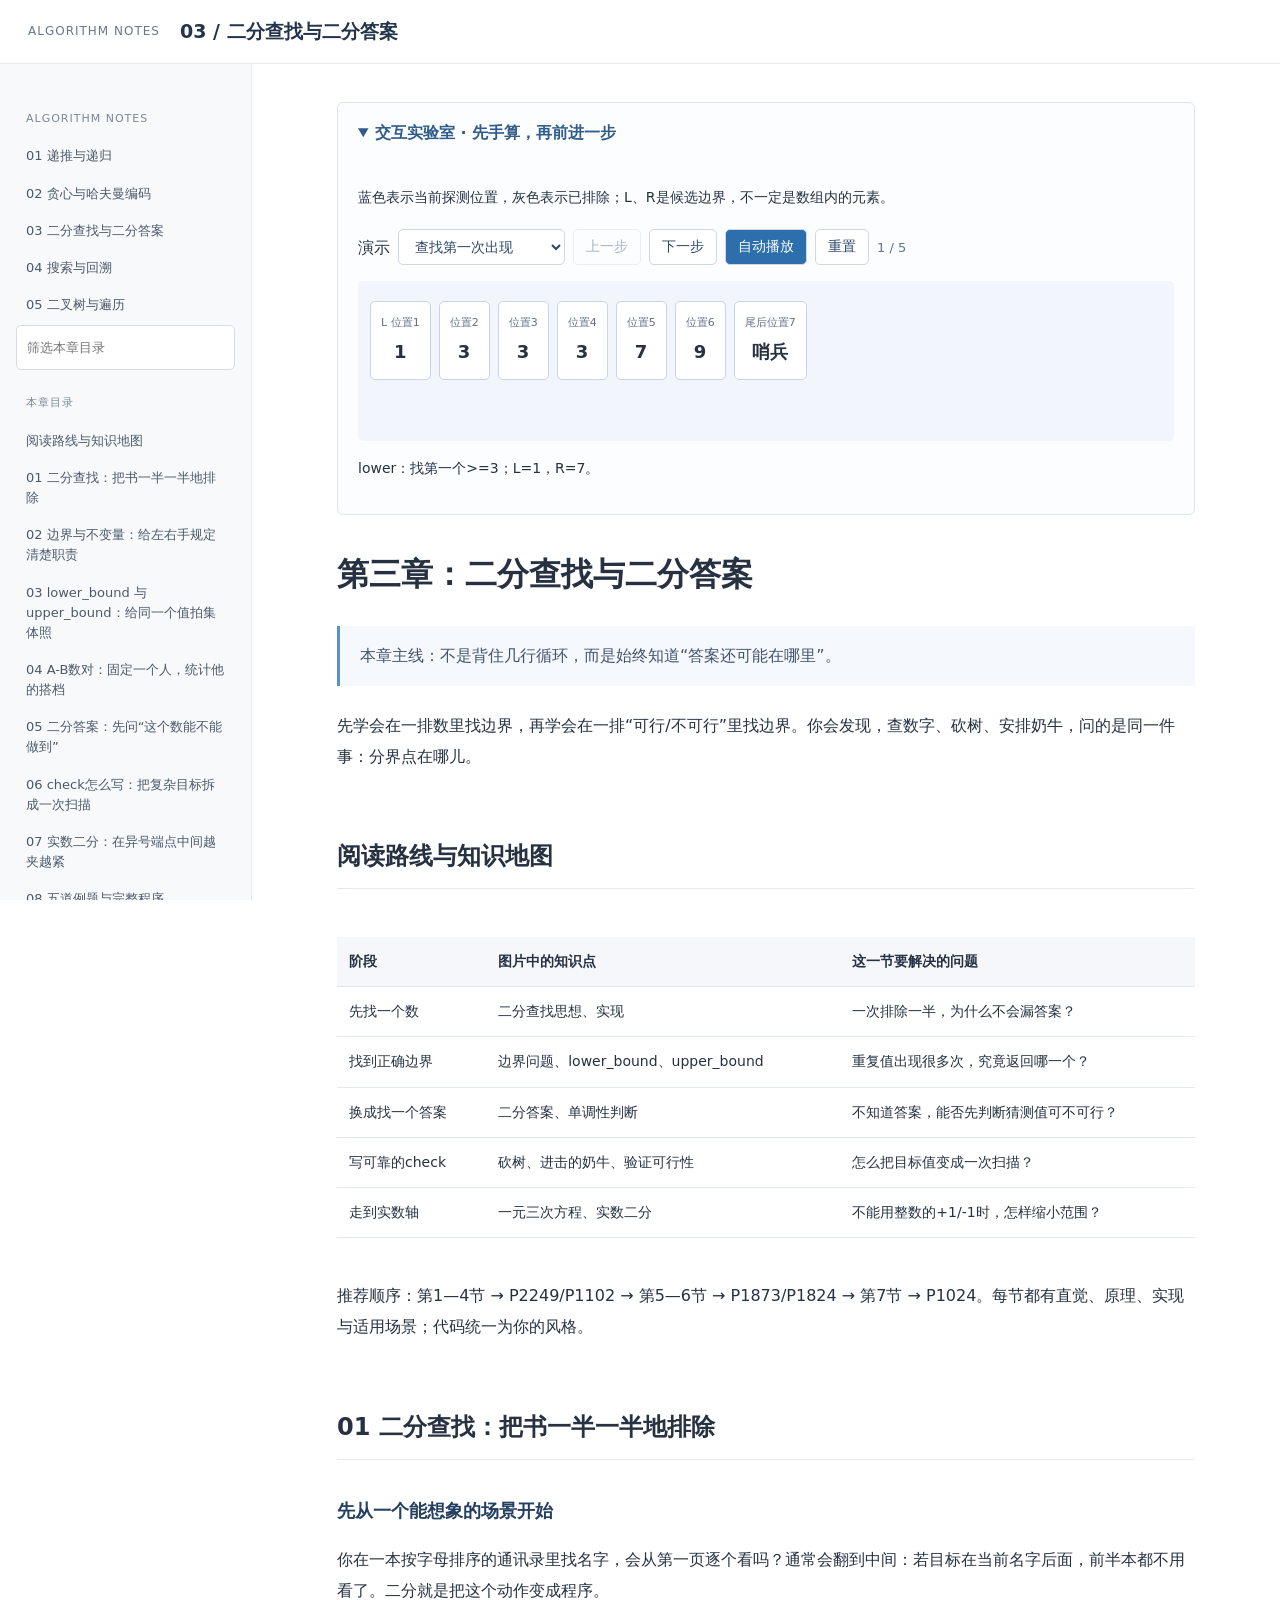
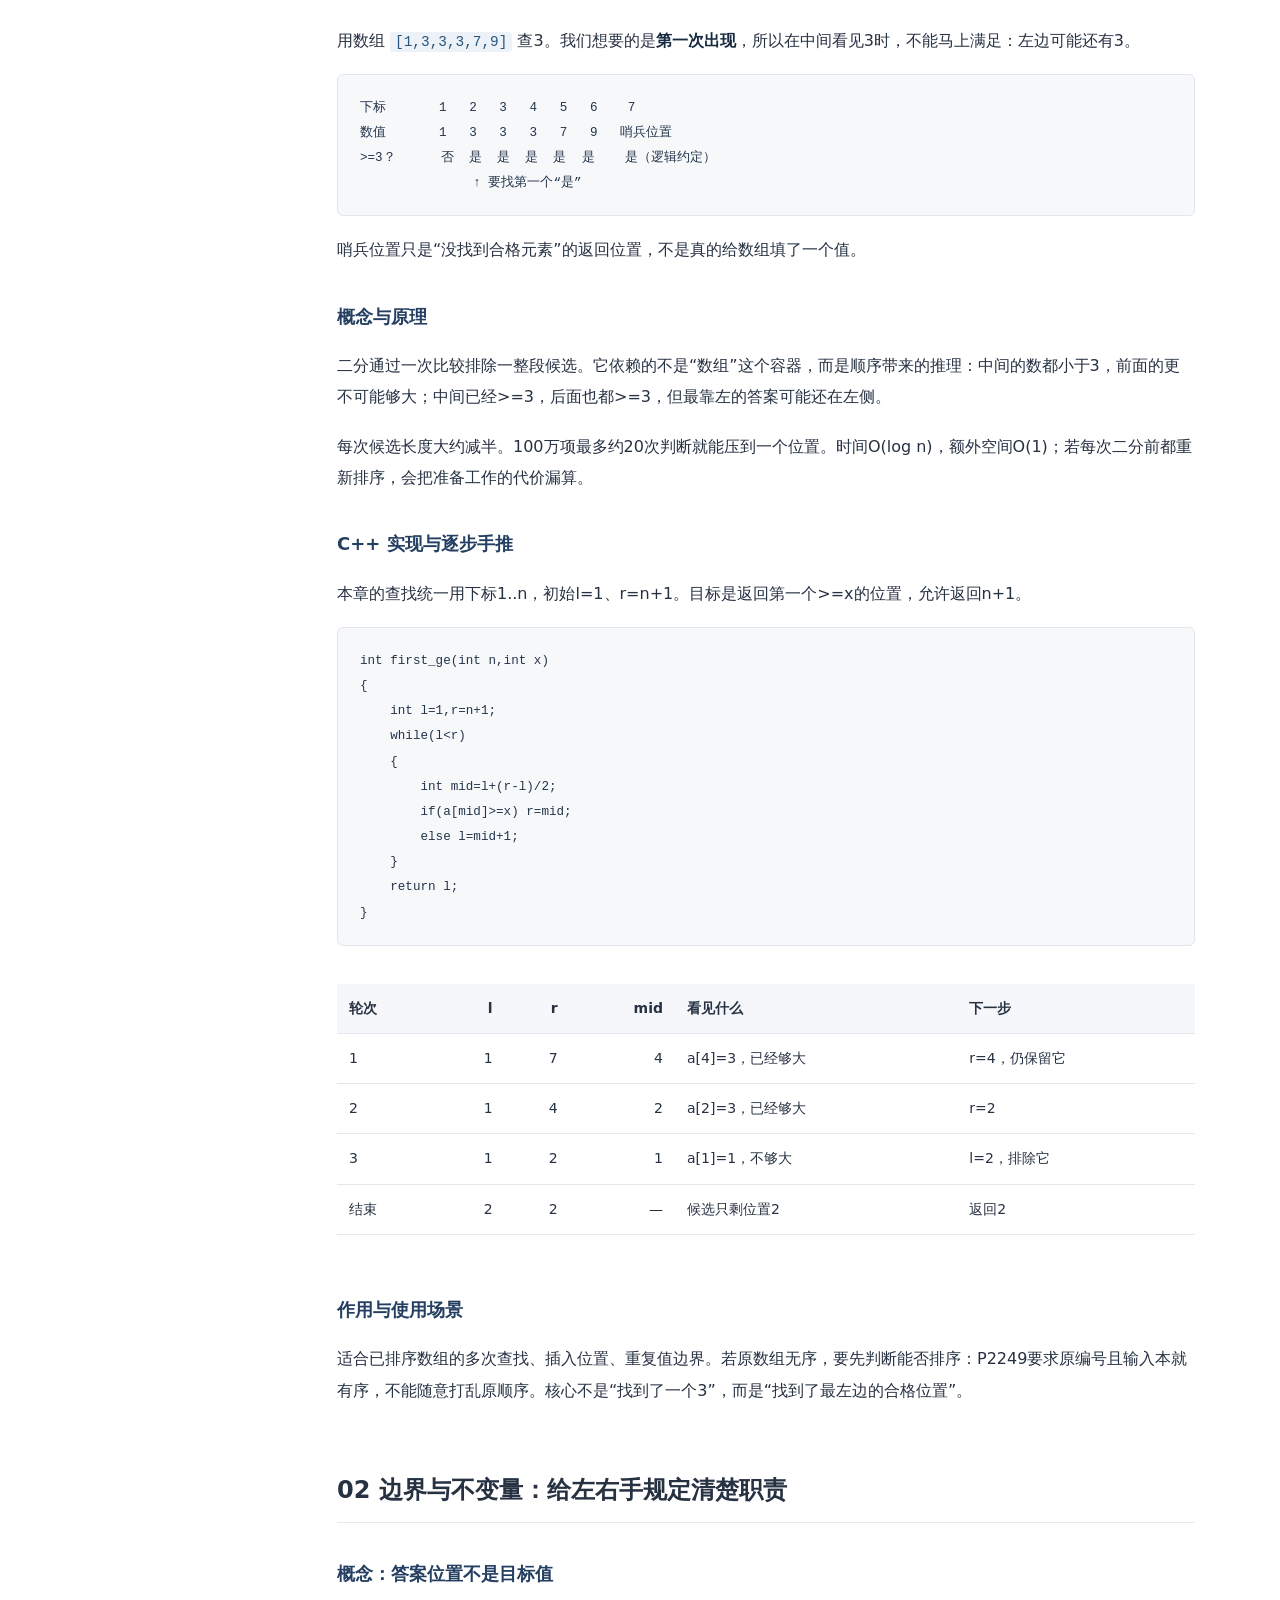
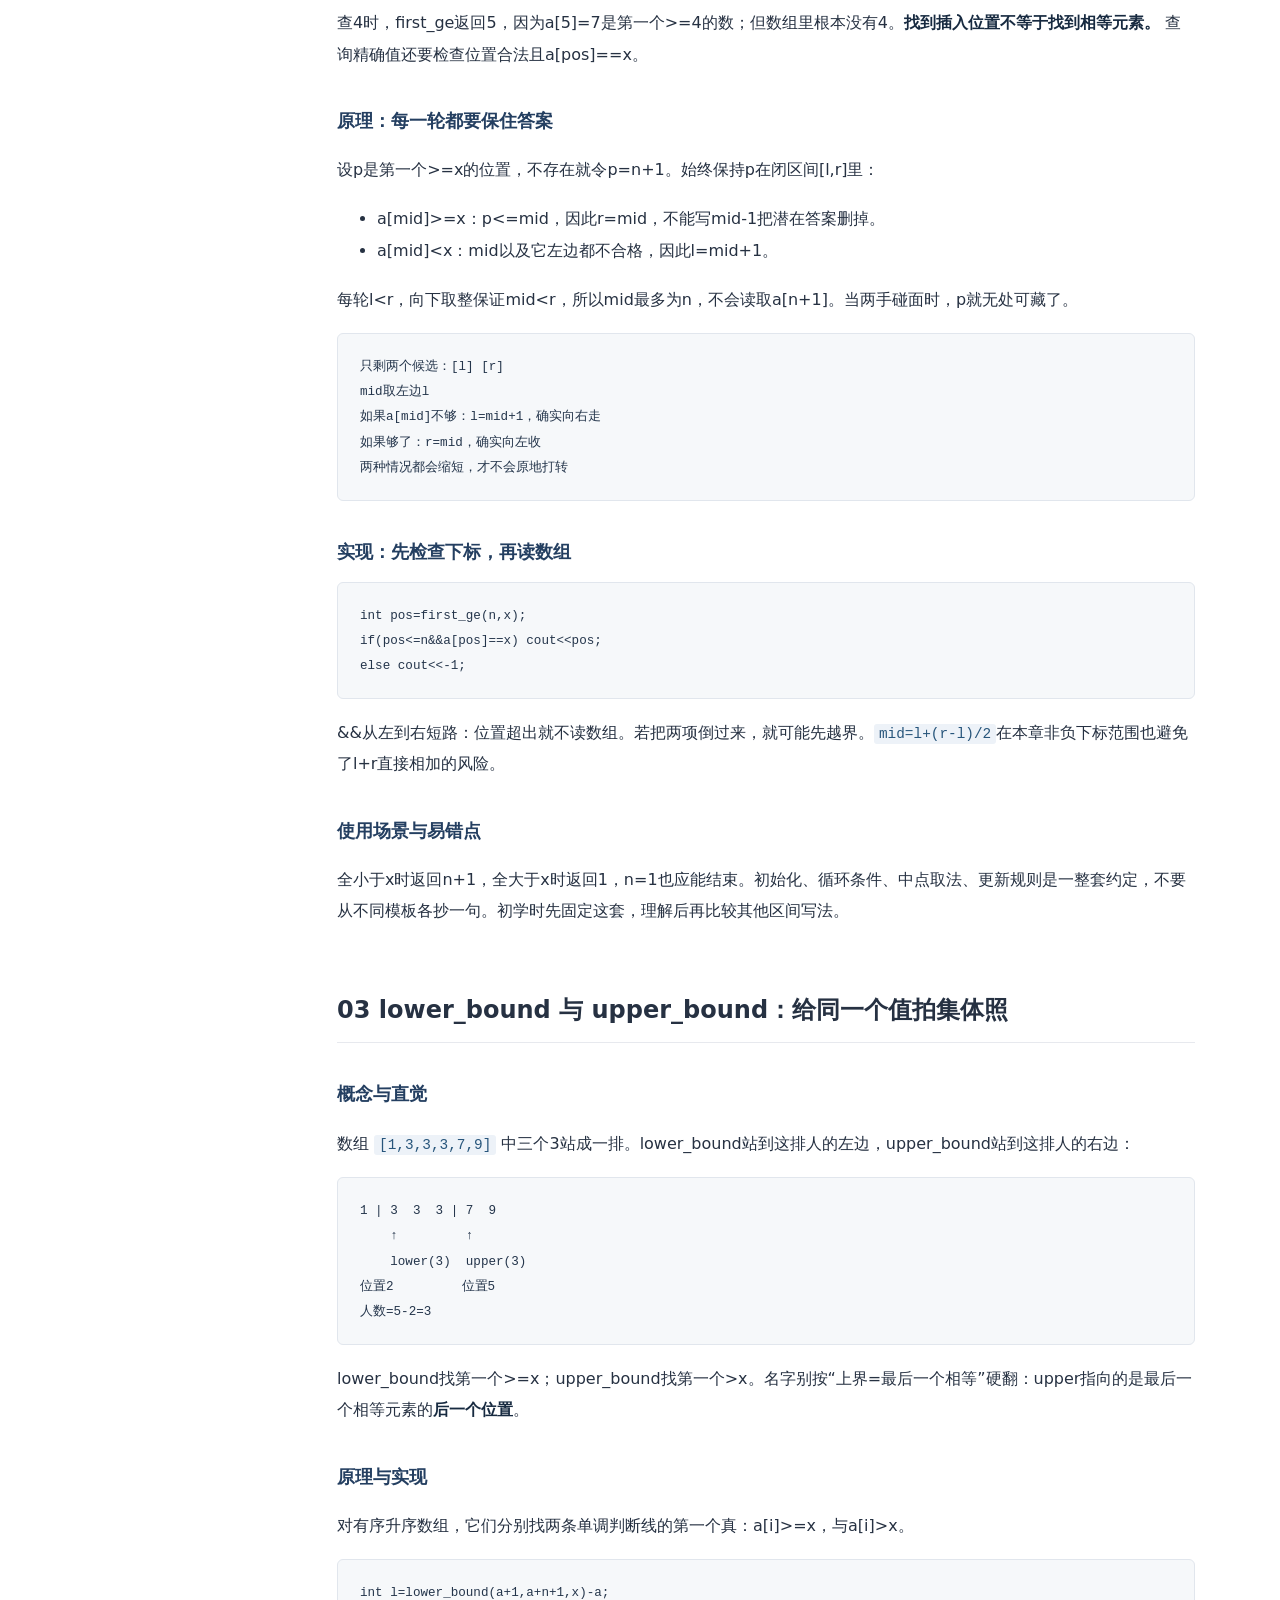
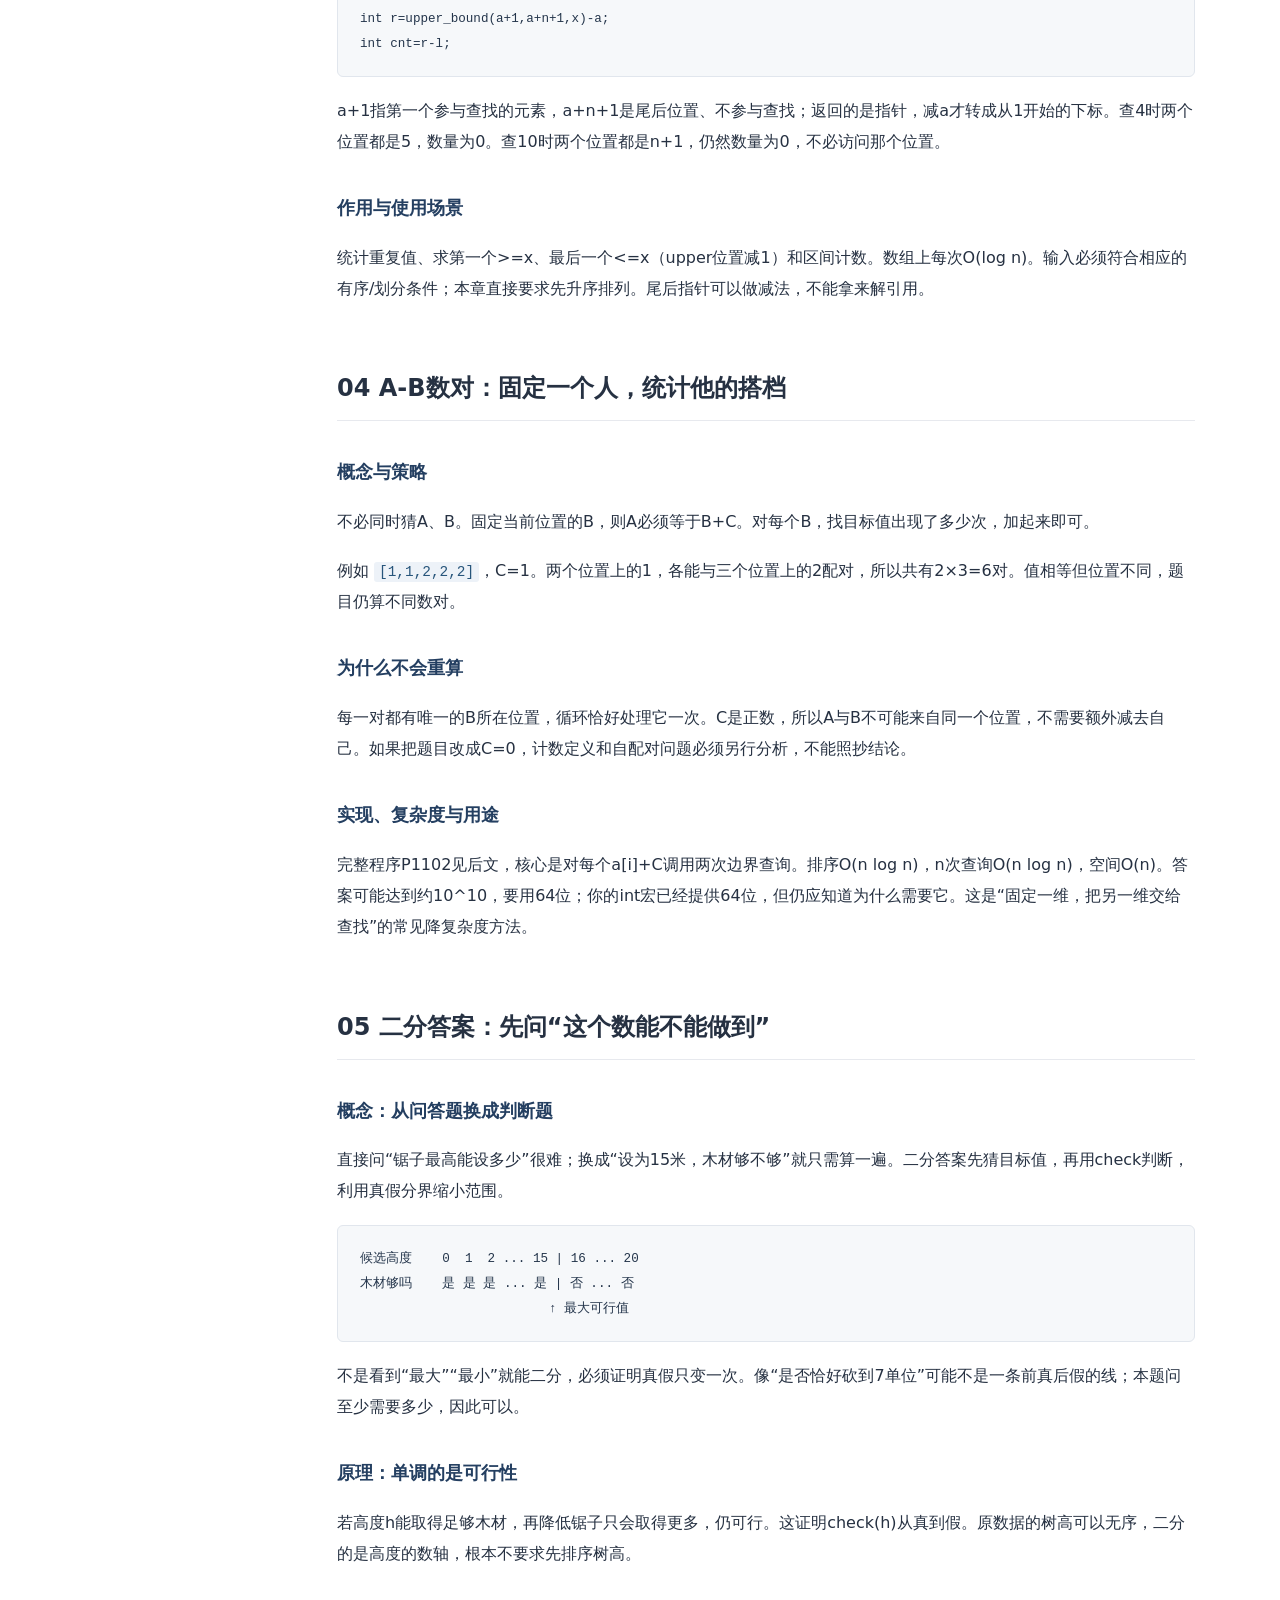
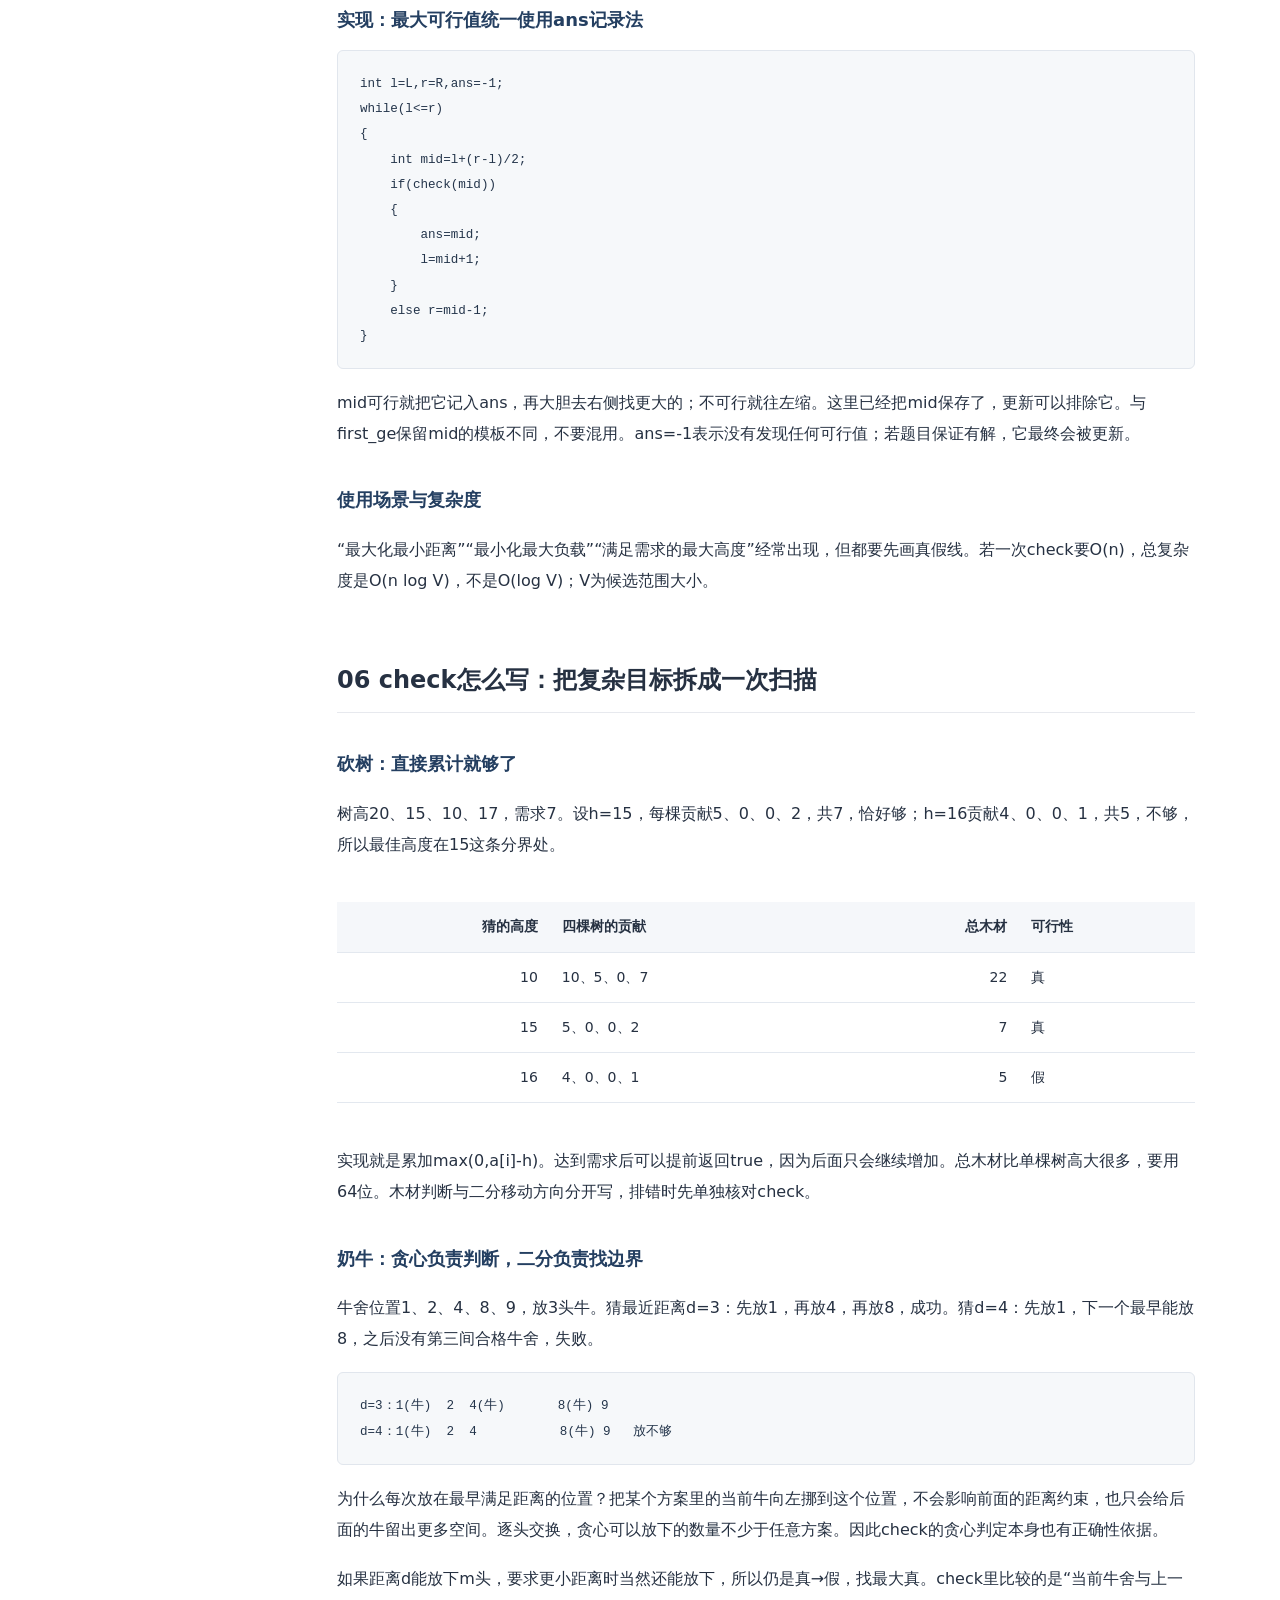
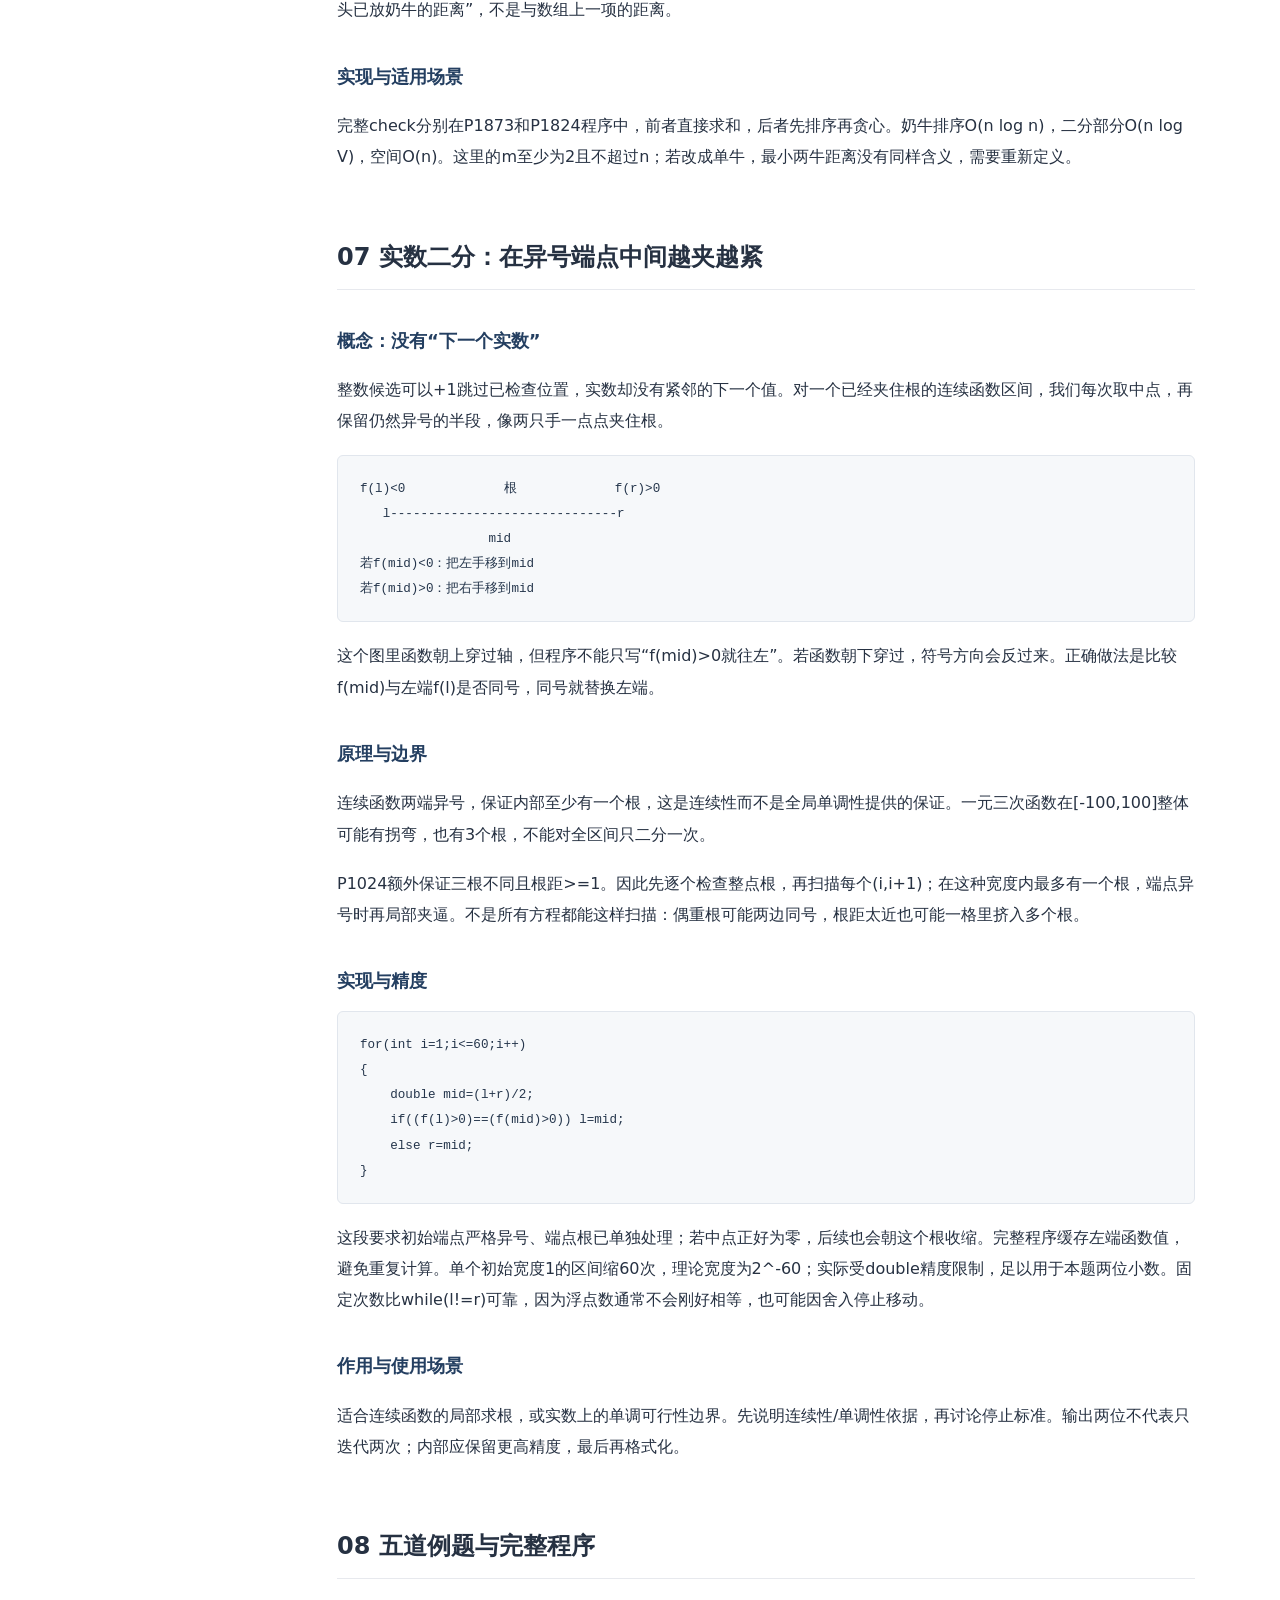
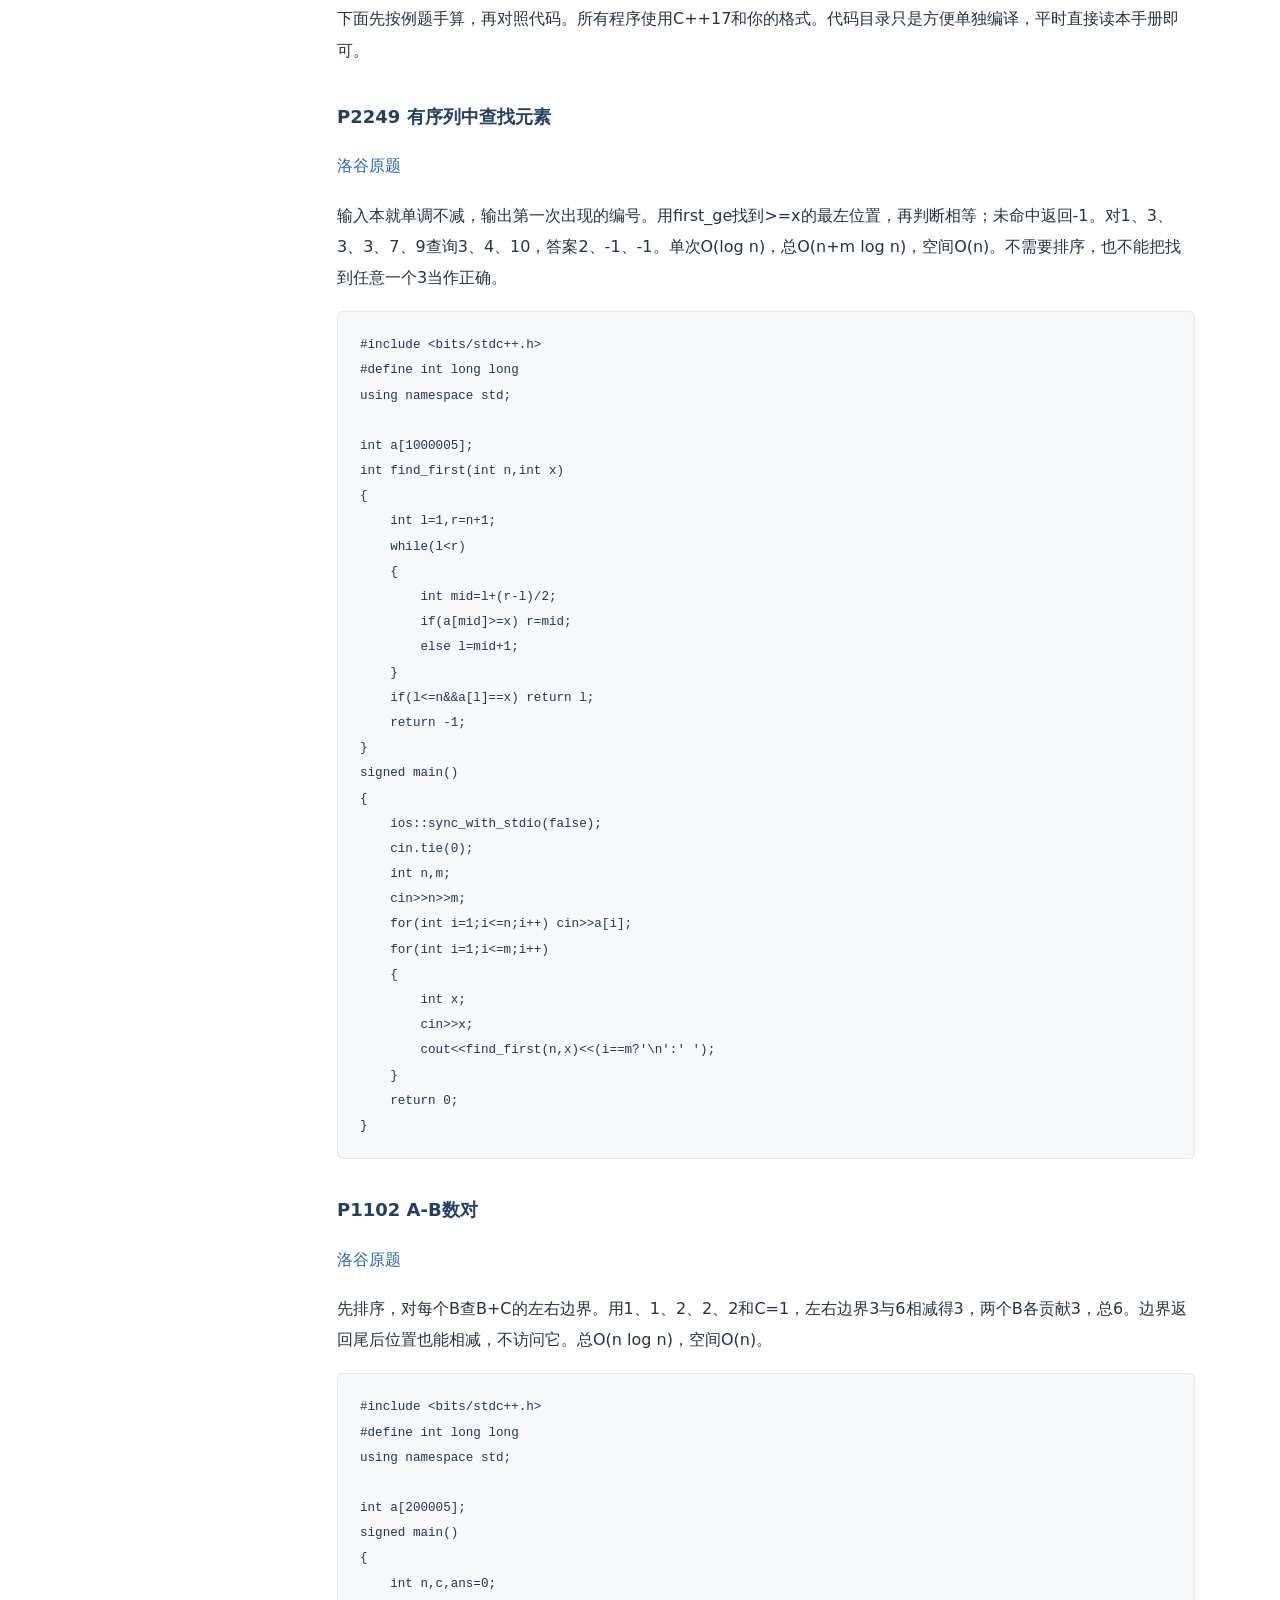
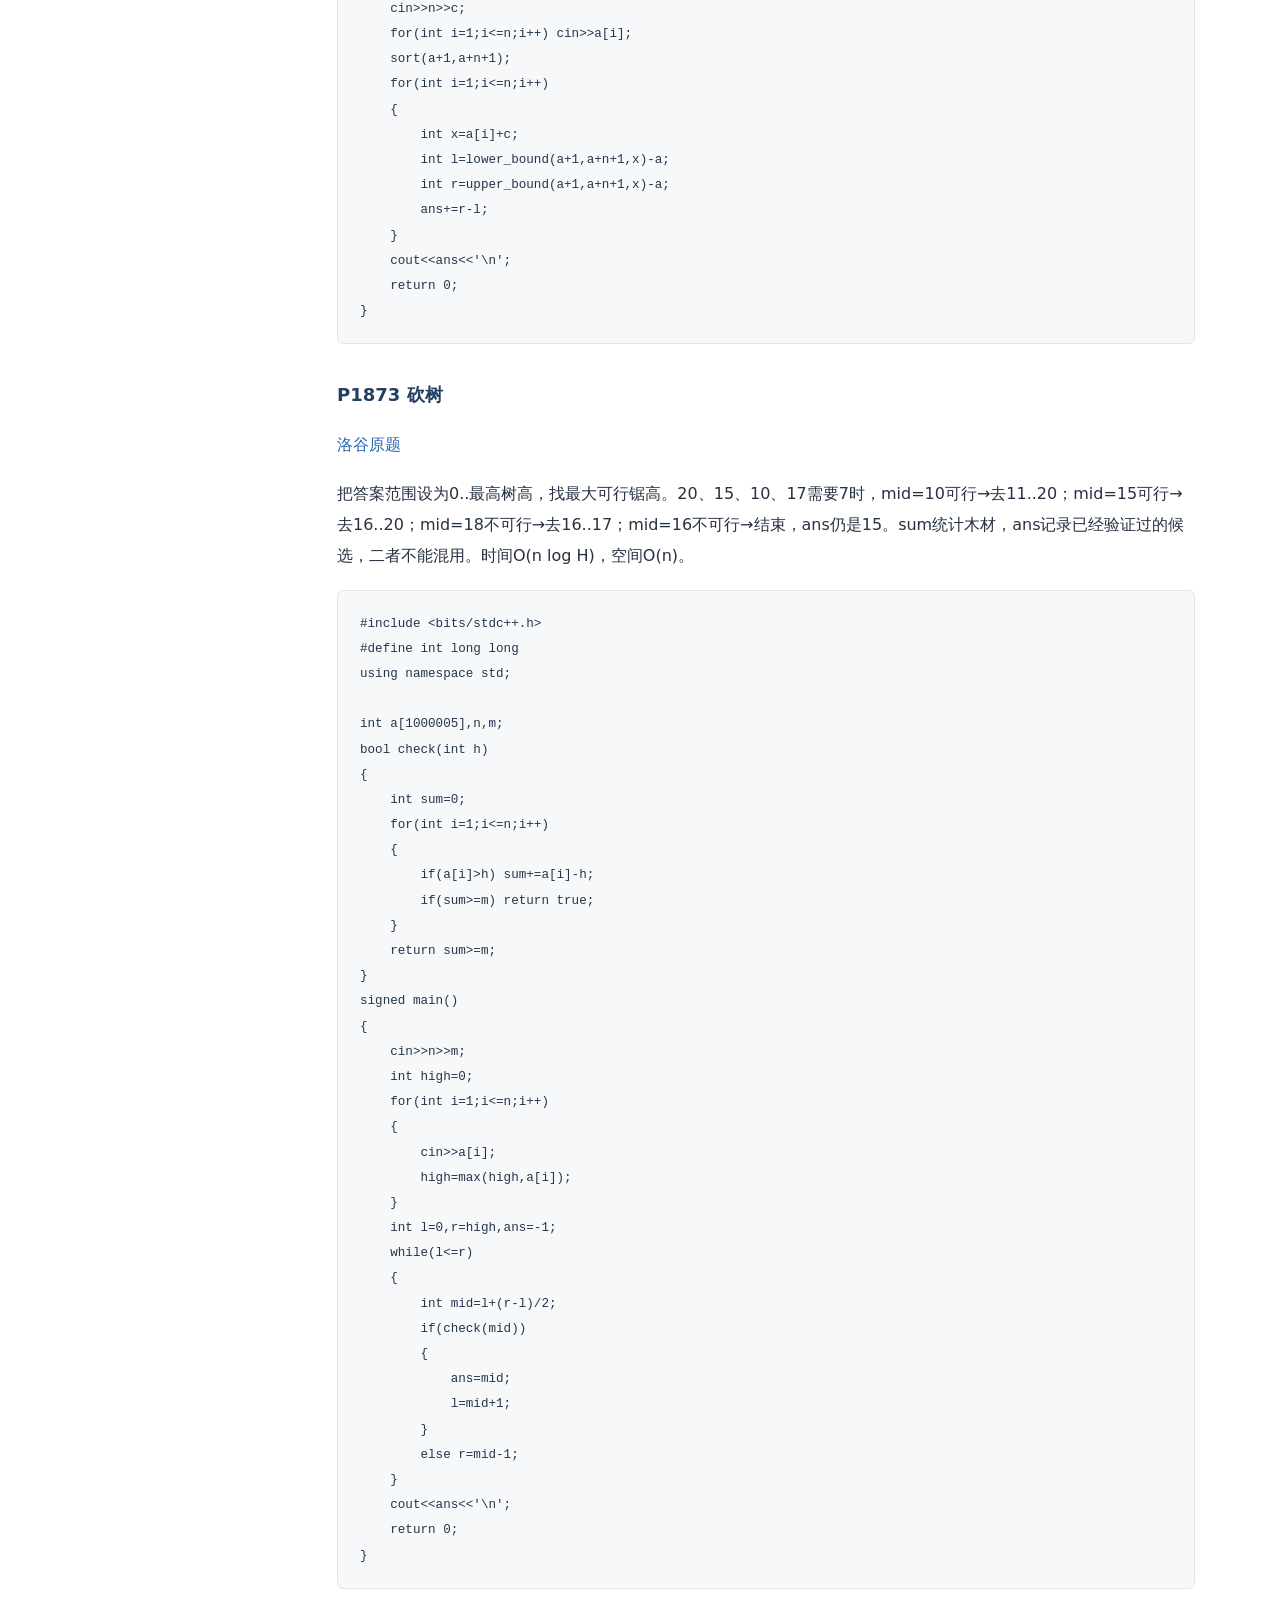
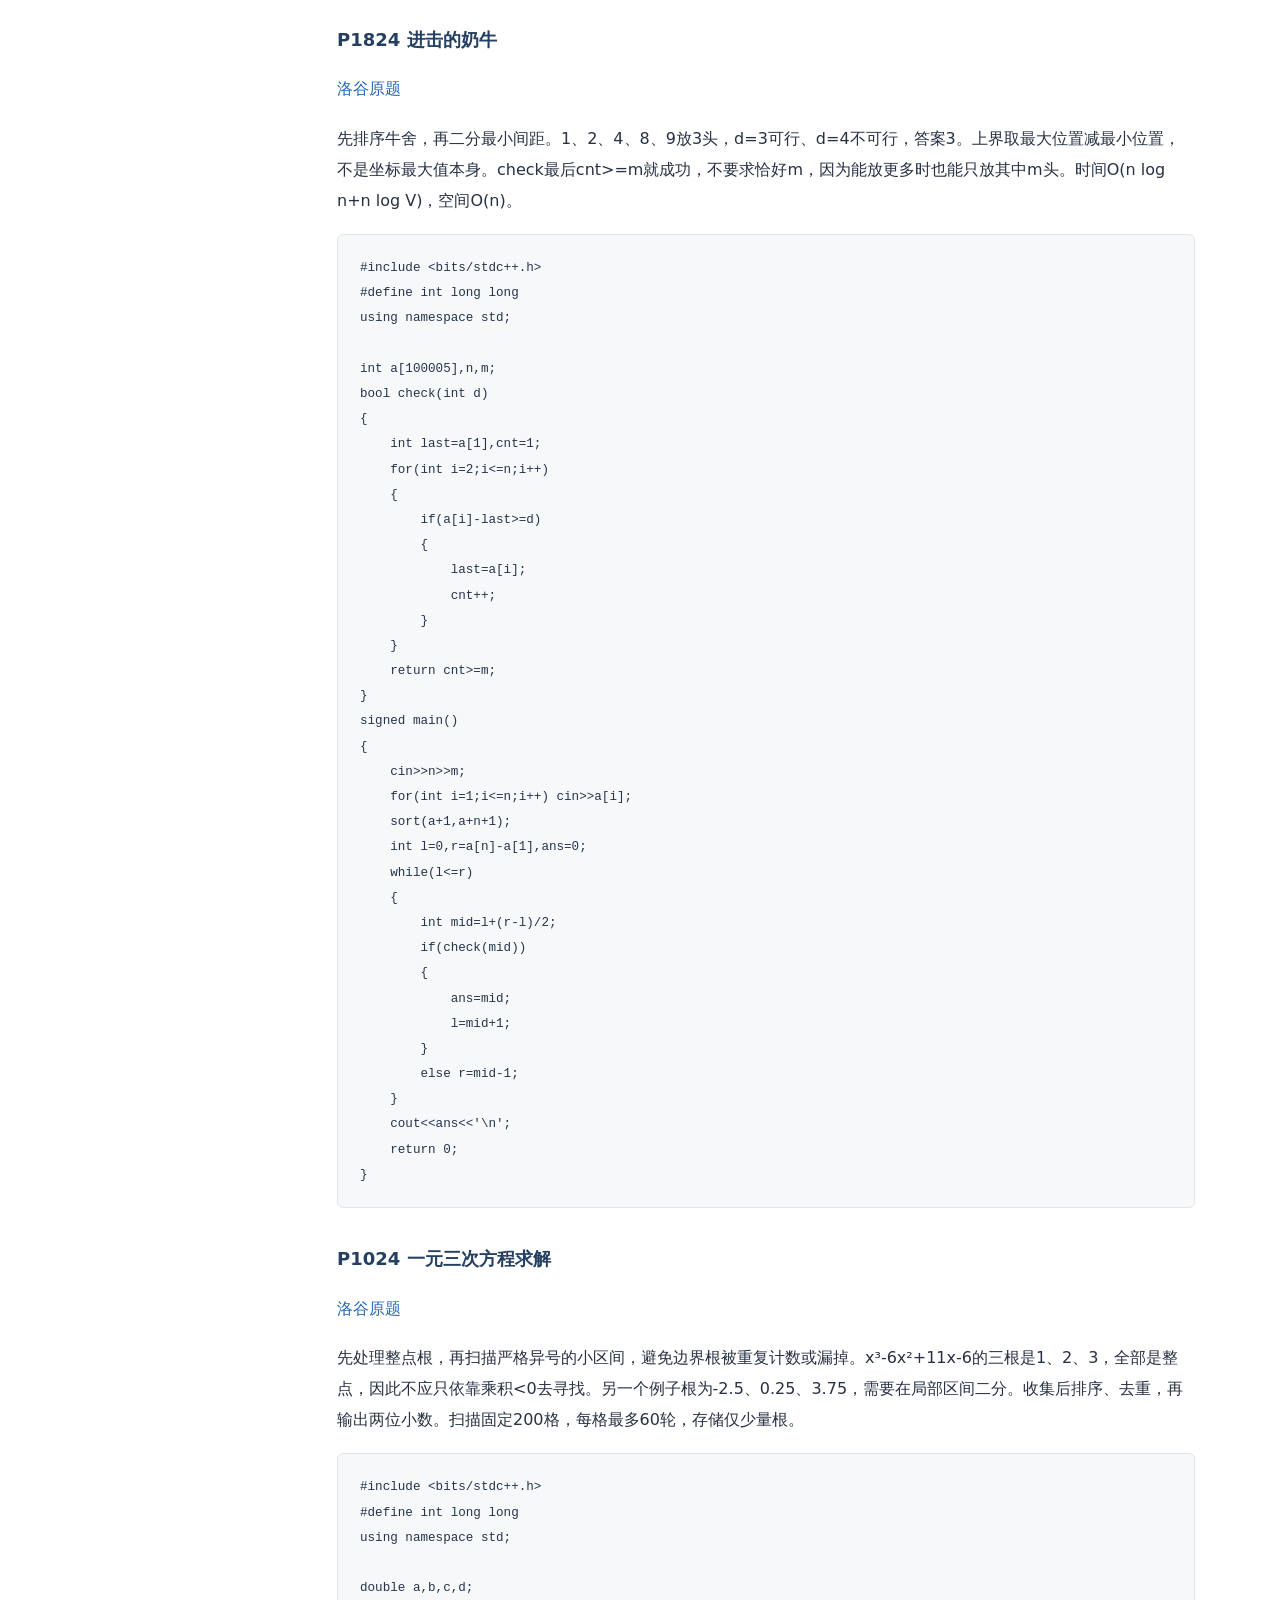
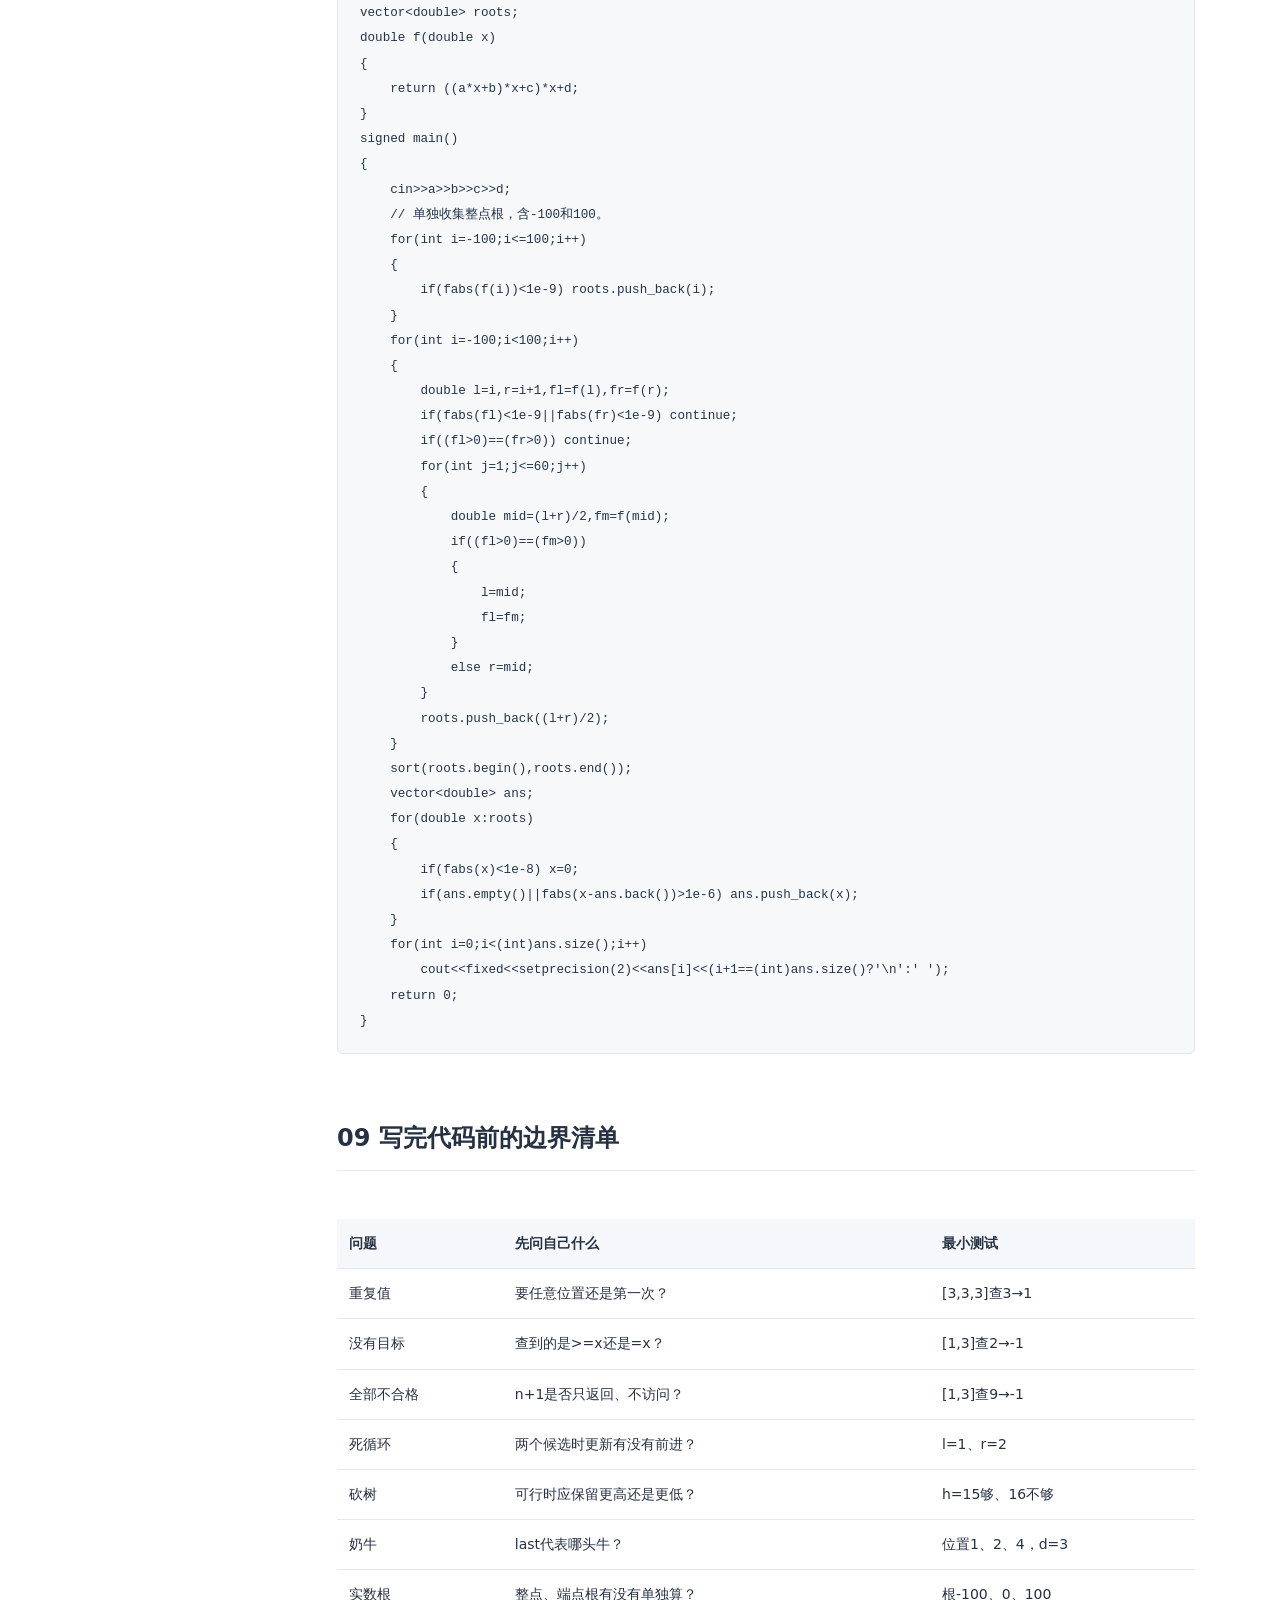
<file: 洛谷深入浅出/03-二分查找与二分答案/index.html>
<!doctype html><html lang="zh-CN"><head><meta charset="utf-8"><meta name="viewport" content="width=device-width,initial-scale=1"><title>第三章 · 二分查找与二分答案</title><link rel="stylesheet" href="../阅读主题.css"></head><body><header><small>ALGORITHM NOTES</small><h1>03 / 二分查找与二分答案</h1></header><main><nav></nav><details class="lab-wrap" open><summary>交互实验室 · 先手算，再前进一步</summary><section class="lab"><p>蓝色表示当前探测位置，灰色表示已排除；L、R是候选边界，不一定是数组内的元素。</p><div class="controls"><label for="scene">演示</label><select id="scene"><option value="search">查找第一次出现</option><option value="bounds">lower / upper边界</option><option value="wood">砍树：最大可行值</option><option value="cows">奶牛：检验距离</option><option value="real">实数区间夹逼</option><option value="missing">查不到与尾后位置</option></select><button id="prev">上一步</button><button id="next">下一步</button><button id="play">自动播放</button><button id="reset">重置</button><span id="counter"></span></div><div class="stage" id="stage" role="img" aria-label="二分状态"></div><div class="caption" id="caption" aria-live="polite"></div></section></details><article><p><a id="c0"></a></p>
<h1>第三章：二分查找与二分答案</h1>
<!--TOC-->
<h2 id="book-toc">目录</h2>
<ul>
<li><a href="#c1">阅读路线与知识地图</a></li>
<li><a href="#c2">01 二分查找：把书一半一半地排除</a></li>
<li><a href="#c3">02 边界与不变量：给左右手规定清楚职责</a></li>
<li><a href="#c4">03 lower_bound 与 upper_bound：给同一个值拍集体照</a></li>
<li><a href="#c5">04 A-B数对：固定一个人，统计他的搭档</a></li>
<li><a href="#c6">05 二分答案：先问“这个数能不能做到”</a></li>
<li><a href="#c7">06 check怎么写：把复杂目标拆成一次扫描</a></li>
<li><a href="#c8">07 实数二分：在异号端点中间越夹越紧</a></li>
<li><a href="#c9">08 五道例题与完整程序</a></li>
<li><a href="#c10">09 写完代码前的边界清单</a></li>
<li><a href="#c11">10 复习与延伸</a></li>
<li><a href="#c12">参考与编写说明</a></li>
</ul>
<!--/TOC-->

<blockquote>
<p>本章主线：不是背住几行循环，而是始终知道“答案还可能在哪里”。</p>
</blockquote>
<p>先学会在一排数里找边界，再学会在一排“可行/不可行”里找边界。你会发现，查数字、砍树、安排奶牛，问的是同一件事：分界点在哪儿。</p>
<p><a id="c1"></a></p>
<h2>阅读路线与知识地图</h2>
<table>
<thead>
<tr>
<th>阶段</th>
<th>图片中的知识点</th>
<th>这一节要解决的问题</th>
</tr>
</thead>
<tbody>
<tr>
<td>先找一个数</td>
<td>二分查找思想、实现</td>
<td>一次排除一半，为什么不会漏答案？</td>
</tr>
<tr>
<td>找到正确边界</td>
<td>边界问题、lower_bound、upper_bound</td>
<td>重复值出现很多次，究竟返回哪一个？</td>
</tr>
<tr>
<td>换成找一个答案</td>
<td>二分答案、单调性判断</td>
<td>不知道答案，能否先判断猜测值可不可行？</td>
</tr>
<tr>
<td>写可靠的check</td>
<td>砍树、进击的奶牛、验证可行性</td>
<td>怎么把目标值变成一次扫描？</td>
</tr>
<tr>
<td>走到实数轴</td>
<td>一元三次方程、实数二分</td>
<td>不能用整数的+1/-1时，怎样缩小范围？</td>
</tr>
</tbody>
</table>
<p>推荐顺序：第1—4节 → P2249/P1102 → 第5—6节 → P1873/P1824 → 第7节 → P1024。每节都有直觉、原理、实现与适用场景；代码统一为你的风格。</p>
<p><a id="c2"></a></p>
<h2>01 二分查找：把书一半一半地排除</h2>
<h3>先从一个能想象的场景开始</h3>
<p>你在一本按字母排序的通讯录里找名字，会从第一页逐个看吗？通常会翻到中间：若目标在当前名字后面，前半本都不用看了。二分就是把这个动作变成程序。</p>
<p>用数组 <code>[1,3,3,3,7,9]</code> 查3。我们想要的是<strong>第一次出现</strong>，所以在中间看见3时，不能马上满足：左边可能还有3。</p>
<pre><code class="language-text">下标       1   2   3   4   5   6    7
数值       1   3   3   3   7   9   哨兵位置
&gt;=3？      否  是  是  是  是  是    是（逻辑约定）
               ↑ 要找第一个“是”
</code></pre>
<p>哨兵位置只是“没找到合格元素”的返回位置，不是真的给数组填了一个值。</p>
<h3>概念与原理</h3>
<p>二分通过一次比较排除一整段候选。它依赖的不是“数组”这个容器，而是顺序带来的推理：中间的数都小于3，前面的更不可能够大；中间已经&gt;=3，后面也都&gt;=3，但最靠左的答案可能还在左侧。</p>
<p>每次候选长度大约减半。100万项最多约20次判断就能压到一个位置。时间O(log n)，额外空间O(1)；若每次二分前都重新排序，会把准备工作的代价漏算。</p>
<h3>C++ 实现与逐步手推</h3>
<p>本章的查找统一用下标1..n，初始l=1、r=n+1。目标是返回第一个&gt;=x的位置，允许返回n+1。</p>
<pre><code class="language-cpp">int first_ge(int n,int x)
{
    int l=1,r=n+1;
    while(l&lt;r)
    {
        int mid=l+(r-l)/2;
        if(a[mid]&gt;=x) r=mid;
        else l=mid+1;
    }
    return l;
}
</code></pre>
<table>
<thead>
<tr>
<th>轮次</th>
<th style="text-align: right;">l</th>
<th style="text-align: right;">r</th>
<th style="text-align: right;">mid</th>
<th>看见什么</th>
<th>下一步</th>
</tr>
</thead>
<tbody>
<tr>
<td>1</td>
<td style="text-align: right;">1</td>
<td style="text-align: right;">7</td>
<td style="text-align: right;">4</td>
<td>a[4]=3，已经够大</td>
<td>r=4，仍保留它</td>
</tr>
<tr>
<td>2</td>
<td style="text-align: right;">1</td>
<td style="text-align: right;">4</td>
<td style="text-align: right;">2</td>
<td>a[2]=3，已经够大</td>
<td>r=2</td>
</tr>
<tr>
<td>3</td>
<td style="text-align: right;">1</td>
<td style="text-align: right;">2</td>
<td style="text-align: right;">1</td>
<td>a[1]=1，不够大</td>
<td>l=2，排除它</td>
</tr>
<tr>
<td>结束</td>
<td style="text-align: right;">2</td>
<td style="text-align: right;">2</td>
<td style="text-align: right;">—</td>
<td>候选只剩位置2</td>
<td>返回2</td>
</tr>
</tbody>
</table>
<h3>作用与使用场景</h3>
<p>适合已排序数组的多次查找、插入位置、重复值边界。若原数组无序，要先判断能否排序：P2249要求原编号且输入本就有序，不能随意打乱原顺序。核心不是“找到了一个3”，而是“找到了最左边的合格位置”。</p>
<p><a id="c3"></a></p>
<h2>02 边界与不变量：给左右手规定清楚职责</h2>
<h3>概念：答案位置不是目标值</h3>
<p>查4时，first_ge返回5，因为a[5]=7是第一个&gt;=4的数；但数组里根本没有4。<strong>找到插入位置不等于找到相等元素。</strong> 查询精确值还要检查位置合法且a[pos]==x。</p>
<h3>原理：每一轮都要保住答案</h3>
<p>设p是第一个&gt;=x的位置，不存在就令p=n+1。始终保持p在闭区间[l,r]里：</p>
<ul>
<li>a[mid]&gt;=x：p&lt;=mid，因此r=mid，不能写mid-1把潜在答案删掉。</li>
<li>a[mid]&lt;x：mid以及它左边都不合格，因此l=mid+1。</li>
</ul>
<p>每轮l&lt;r，向下取整保证mid&lt;r，所以mid最多为n，不会读取a[n+1]。当两手碰面时，p就无处可藏了。</p>
<pre><code class="language-text">只剩两个候选：[l] [r]
mid取左边l
如果a[mid]不够：l=mid+1，确实向右走
如果够了：r=mid，确实向左收
两种情况都会缩短，才不会原地打转
</code></pre>
<h3>实现：先检查下标，再读数组</h3>
<pre><code class="language-cpp">int pos=first_ge(n,x);
if(pos&lt;=n&amp;&amp;a[pos]==x) cout&lt;&lt;pos;
else cout&lt;&lt;-1;
</code></pre>
<p>&amp;&amp;从左到右短路：位置超出就不读数组。若把两项倒过来，就可能先越界。<code>mid=l+(r-l)/2</code>在本章非负下标范围也避免了l+r直接相加的风险。</p>
<h3>使用场景与易错点</h3>
<p>全小于x时返回n+1，全大于x时返回1，n=1也应能结束。初始化、循环条件、中点取法、更新规则是一整套约定，不要从不同模板各抄一句。初学时先固定这套，理解后再比较其他区间写法。</p>
<p><a id="c4"></a></p>
<h2>03 lower_bound 与 upper_bound：给同一个值拍集体照</h2>
<h3>概念与直觉</h3>
<p>数组 <code>[1,3,3,3,7,9]</code> 中三个3站成一排。lower_bound站到这排人的左边，upper_bound站到这排人的右边：</p>
<pre><code class="language-text">1 | 3  3  3 | 7  9
    ↑         ↑
    lower(3)  upper(3)
位置2         位置5
人数=5-2=3
</code></pre>
<p>lower_bound找第一个&gt;=x；upper_bound找第一个&gt;x。名字别按“上界=最后一个相等”硬翻：upper指向的是最后一个相等元素的<strong>后一个位置</strong>。</p>
<h3>原理与实现</h3>
<p>对有序升序数组，它们分别找两条单调判断线的第一个真：a[i]&gt;=x，与a[i]&gt;x。</p>
<pre><code class="language-cpp">int l=lower_bound(a+1,a+n+1,x)-a;
int r=upper_bound(a+1,a+n+1,x)-a;
int cnt=r-l;
</code></pre>
<p>a+1指第一个参与查找的元素，a+n+1是尾后位置、不参与查找；返回的是指针，减a才转成从1开始的下标。查4时两个位置都是5，数量为0。查10时两个位置都是n+1，仍然数量为0，不必访问那个位置。</p>
<h3>作用与使用场景</h3>
<p>统计重复值、求第一个&gt;=x、最后一个&lt;=x（upper位置减1）和区间计数。数组上每次O(log n)。输入必须符合相应的有序/划分条件；本章直接要求先升序排列。尾后指针可以做减法，不能拿来解引用。</p>
<p><a id="c5"></a></p>
<h2>04 A-B数对：固定一个人，统计他的搭档</h2>
<h3>概念与策略</h3>
<p>不必同时猜A、B。固定当前位置的B，则A必须等于B+C。对每个B，找目标值出现了多少次，加起来即可。</p>
<p>例如 <code>[1,1,2,2,2]</code>，C=1。两个位置上的1，各能与三个位置上的2配对，所以共有2×3=6对。值相等但位置不同，题目仍算不同数对。</p>
<h3>为什么不会重算</h3>
<p>每一对都有唯一的B所在位置，循环恰好处理它一次。C是正数，所以A与B不可能来自同一个位置，不需要额外减去自己。如果把题目改成C=0，计数定义和自配对问题必须另行分析，不能照抄结论。</p>
<h3>实现、复杂度与用途</h3>
<p>完整程序P1102见后文，核心是对每个a[i]+C调用两次边界查询。排序O(n log n)，n次查询O(n log n)，空间O(n)。答案可能达到约10^10，要用64位；你的int宏已经提供64位，但仍应知道为什么需要它。这是“固定一维，把另一维交给查找”的常见降复杂度方法。</p>
<p><a id="c6"></a></p>
<h2>05 二分答案：先问“这个数能不能做到”</h2>
<h3>概念：从问答题换成判断题</h3>
<p>直接问“锯子最高能设多少”很难；换成“设为15米，木材够不够”就只需算一遍。二分答案先猜目标值，再用check判断，利用真假分界缩小范围。</p>
<pre><code class="language-text">候选高度    0  1  2 ... 15 | 16 ... 20
木材够吗    是 是 是 ... 是 | 否 ... 否
                         ↑ 最大可行值
</code></pre>
<p>不是看到“最大”“最小”就能二分，必须证明真假只变一次。像“是否恰好砍到7单位”可能不是一条前真后假的线；本题问至少需要多少，因此可以。</p>
<h3>原理：单调的是可行性</h3>
<p>若高度h能取得足够木材，再降低锯子只会取得更多，仍可行。这证明check(h)从真到假。原数据的树高可以无序，二分的是高度的数轴，根本不要求先排序树高。</p>
<h3>实现：最大可行值统一使用ans记录法</h3>
<pre><code class="language-cpp">int l=L,r=R,ans=-1;
while(l&lt;=r)
{
    int mid=l+(r-l)/2;
    if(check(mid))
    {
        ans=mid;
        l=mid+1;
    }
    else r=mid-1;
}
</code></pre>
<p>mid可行就把它记入ans，再大胆去右侧找更大的；不可行就往左缩。这里已经把mid保存了，更新可以排除它。与first_ge保留mid的模板不同，不要混用。ans=-1表示没有发现任何可行值；若题目保证有解，它最终会被更新。</p>
<h3>使用场景与复杂度</h3>
<p>“最大化最小距离”“最小化最大负载”“满足需求的最大高度”经常出现，但都要先画真假线。若一次check要O(n)，总复杂度是O(n log V)，不是O(log V)；V为候选范围大小。</p>
<p><a id="c7"></a></p>
<h2>06 check怎么写：把复杂目标拆成一次扫描</h2>
<h3>砍树：直接累计就够了</h3>
<p>树高20、15、10、17，需求7。设h=15，每棵贡献5、0、0、2，共7，恰好够；h=16贡献4、0、0、1，共5，不够，所以最佳高度在15这条分界处。</p>
<table>
<thead>
<tr>
<th style="text-align: right;">猜的高度</th>
<th>四棵树的贡献</th>
<th style="text-align: right;">总木材</th>
<th>可行性</th>
</tr>
</thead>
<tbody>
<tr>
<td style="text-align: right;">10</td>
<td>10、5、0、7</td>
<td style="text-align: right;">22</td>
<td>真</td>
</tr>
<tr>
<td style="text-align: right;">15</td>
<td>5、0、0、2</td>
<td style="text-align: right;">7</td>
<td>真</td>
</tr>
<tr>
<td style="text-align: right;">16</td>
<td>4、0、0、1</td>
<td style="text-align: right;">5</td>
<td>假</td>
</tr>
</tbody>
</table>
<p>实现就是累加max(0,a[i]-h)。达到需求后可以提前返回true，因为后面只会继续增加。总木材比单棵树高大很多，要用64位。木材判断与二分移动方向分开写，排错时先单独核对check。</p>
<h3>奶牛：贪心负责判断，二分负责找边界</h3>
<p>牛舍位置1、2、4、8、9，放3头牛。猜最近距离d=3：先放1，再放4，再放8，成功。猜d=4：先放1，下一个最早能放8，之后没有第三间合格牛舍，失败。</p>
<pre><code class="language-text">d=3：1(牛)  2  4(牛)       8(牛) 9
d=4：1(牛)  2  4           8(牛) 9   放不够
</code></pre>
<p>为什么每次放在最早满足距离的位置？把某个方案里的当前牛向左挪到这个位置，不会影响前面的距离约束，也只会给后面的牛留出更多空间。逐头交换，贪心可以放下的数量不少于任意方案。因此check的贪心判定本身也有正确性依据。</p>
<p>如果距离d能放下m头，要求更小距离时当然还能放下，所以仍是真→假，找最大真。check里比较的是“当前牛舍与上一头已放奶牛的距离”，不是与数组上一项的距离。</p>
<h3>实现与适用场景</h3>
<p>完整check分别在P1873和P1824程序中，前者直接求和，后者先排序再贪心。奶牛排序O(n log n)，二分部分O(n log V)，空间O(n)。这里的m至少为2且不超过n；若改成单牛，最小两牛距离没有同样含义，需要重新定义。</p>
<p><a id="c8"></a></p>
<h2>07 实数二分：在异号端点中间越夹越紧</h2>
<h3>概念：没有“下一个实数”</h3>
<p>整数候选可以+1跳过已检查位置，实数却没有紧邻的下一个值。对一个已经夹住根的连续函数区间，我们每次取中点，再保留仍然异号的半段，像两只手一点点夹住根。</p>
<pre><code class="language-text">f(l)&lt;0             根             f(r)&gt;0
   l------------------------------r
                 mid
若f(mid)&lt;0：把左手移到mid
若f(mid)&gt;0：把右手移到mid
</code></pre>
<p>这个图里函数朝上穿过轴，但程序不能只写“f(mid)&gt;0就往左”。若函数朝下穿过，符号方向会反过来。正确做法是比较f(mid)与左端f(l)是否同号，同号就替换左端。</p>
<h3>原理与边界</h3>
<p>连续函数两端异号，保证内部至少有一个根，这是连续性而不是全局单调性提供的保证。一元三次函数在[-100,100]整体可能有拐弯，也有3个根，不能对全区间只二分一次。</p>
<p>P1024额外保证三根不同且根距&gt;=1。因此先逐个检查整点根，再扫描每个(i,i+1)；在这种宽度内最多有一个根，端点异号时再局部夹逼。不是所有方程都能这样扫描：偶重根可能两边同号，根距太近也可能一格里挤入多个根。</p>
<h3>实现与精度</h3>
<pre><code class="language-cpp">for(int i=1;i&lt;=60;i++)
{
    double mid=(l+r)/2;
    if((f(l)&gt;0)==(f(mid)&gt;0)) l=mid;
    else r=mid;
}
</code></pre>
<p>这段要求初始端点严格异号、端点根已单独处理；若中点正好为零，后续也会朝这个根收缩。完整程序缓存左端函数值，避免重复计算。单个初始宽度1的区间缩60次，理论宽度为2^-60；实际受double精度限制，足以用于本题两位小数。固定次数比while(l!=r)可靠，因为浮点数通常不会刚好相等，也可能因舍入停止移动。</p>
<h3>作用与使用场景</h3>
<p>适合连续函数的局部求根，或实数上的单调可行性边界。先说明连续性/单调性依据，再讨论停止标准。输出两位不代表只迭代两次；内部应保留更高精度，最后再格式化。</p>
<p><a id="c9"></a></p>
<h2>08 五道例题与完整程序</h2>
<p>下面先按例题手算，再对照代码。所有程序使用C++17和你的格式。代码目录只是方便单独编译，平时直接读本手册即可。</p>
<h3>P2249 有序列中查找元素</h3>
<p><a href="https://www.luogu.com.cn/problem/P2249">洛谷原题</a></p>
<p>输入本就单调不减，输出第一次出现的编号。用first_ge找到&gt;=x的最左位置，再判断相等；未命中返回-1。对1、3、3、3、7、9查询3、4、10，答案2、-1、-1。单次O(log n)，总O(n+m log n)，空间O(n)。不需要排序，也不能把找到任意一个3当作正确。</p>
<pre><code class="language-cpp">#include &lt;bits/stdc++.h&gt;
#define int long long
using namespace std;

int a[1000005];
int find_first(int n,int x)
{
    int l=1,r=n+1;
    while(l&lt;r)
    {
        int mid=l+(r-l)/2;
        if(a[mid]&gt;=x) r=mid;
        else l=mid+1;
    }
    if(l&lt;=n&amp;&amp;a[l]==x) return l;
    return -1;
}
signed main()
{
    ios::sync_with_stdio(false);
    cin.tie(0);
    int n,m;
    cin&gt;&gt;n&gt;&gt;m;
    for(int i=1;i&lt;=n;i++) cin&gt;&gt;a[i];
    for(int i=1;i&lt;=m;i++)
    {
        int x;
        cin&gt;&gt;x;
        cout&lt;&lt;find_first(n,x)&lt;&lt;(i==m?'\n':' ');
    }
    return 0;
}
</code></pre>
<h3>P1102 A-B数对</h3>
<p><a href="https://www.luogu.com.cn/problem/P1102">洛谷原题</a></p>
<p>先排序，对每个B查B+C的左右边界。用1、1、2、2、2和C=1，左右边界3与6相减得3，两个B各贡献3，总6。边界返回尾后位置也能相减，不访问它。总O(n log n)，空间O(n)。</p>
<pre><code class="language-cpp">#include &lt;bits/stdc++.h&gt;
#define int long long
using namespace std;

int a[200005];
signed main()
{
    int n,c,ans=0;
    cin&gt;&gt;n&gt;&gt;c;
    for(int i=1;i&lt;=n;i++) cin&gt;&gt;a[i];
    sort(a+1,a+n+1);
    for(int i=1;i&lt;=n;i++)
    {
        int x=a[i]+c;
        int l=lower_bound(a+1,a+n+1,x)-a;
        int r=upper_bound(a+1,a+n+1,x)-a;
        ans+=r-l;
    }
    cout&lt;&lt;ans&lt;&lt;'\n';
    return 0;
}
</code></pre>
<h3>P1873 砍树</h3>
<p><a href="https://www.luogu.com.cn/problem/P1873">洛谷原题</a></p>
<p>把答案范围设为0..最高树高，找最大可行锯高。20、15、10、17需要7时，mid=10可行→去11..20；mid=15可行→去16..20；mid=18不可行→去16..17；mid=16不可行→结束，ans仍是15。sum统计木材，ans记录已经验证过的候选，二者不能混用。时间O(n log H)，空间O(n)。</p>
<pre><code class="language-cpp">#include &lt;bits/stdc++.h&gt;
#define int long long
using namespace std;

int a[1000005],n,m;
bool check(int h)
{
    int sum=0;
    for(int i=1;i&lt;=n;i++)
    {
        if(a[i]&gt;h) sum+=a[i]-h;
        if(sum&gt;=m) return true;
    }
    return sum&gt;=m;
}
signed main()
{
    cin&gt;&gt;n&gt;&gt;m;
    int high=0;
    for(int i=1;i&lt;=n;i++)
    {
        cin&gt;&gt;a[i];
        high=max(high,a[i]);
    }
    int l=0,r=high,ans=-1;
    while(l&lt;=r)
    {
        int mid=l+(r-l)/2;
        if(check(mid))
        {
            ans=mid;
            l=mid+1;
        }
        else r=mid-1;
    }
    cout&lt;&lt;ans&lt;&lt;'\n';
    return 0;
}
</code></pre>
<h3>P1824 进击的奶牛</h3>
<p><a href="https://www.luogu.com.cn/problem/P1824">洛谷原题</a></p>
<p>先排序牛舍，再二分最小间距。1、2、4、8、9放3头，d=3可行、d=4不可行，答案3。上界取最大位置减最小位置，不是坐标最大值本身。check最后cnt&gt;=m就成功，不要求恰好m，因为能放更多时也能只放其中m头。时间O(n log n+n log V)，空间O(n)。</p>
<pre><code class="language-cpp">#include &lt;bits/stdc++.h&gt;
#define int long long
using namespace std;

int a[100005],n,m;
bool check(int d)
{
    int last=a[1],cnt=1;
    for(int i=2;i&lt;=n;i++)
    {
        if(a[i]-last&gt;=d)
        {
            last=a[i];
            cnt++;
        }
    }
    return cnt&gt;=m;
}
signed main()
{
    cin&gt;&gt;n&gt;&gt;m;
    for(int i=1;i&lt;=n;i++) cin&gt;&gt;a[i];
    sort(a+1,a+n+1);
    int l=0,r=a[n]-a[1],ans=0;
    while(l&lt;=r)
    {
        int mid=l+(r-l)/2;
        if(check(mid))
        {
            ans=mid;
            l=mid+1;
        }
        else r=mid-1;
    }
    cout&lt;&lt;ans&lt;&lt;'\n';
    return 0;
}
</code></pre>
<h3>P1024 一元三次方程求解</h3>
<p><a href="https://www.luogu.com.cn/problem/P1024">洛谷原题</a></p>
<p>先处理整点根，再扫描严格异号的小区间，避免边界根被重复计数或漏掉。x³-6x²+11x-6的三根是1、2、3，全部是整点，因此不应只依靠乘积&lt;0去寻找。另一个例子根为-2.5、0.25、3.75，需要在局部区间二分。收集后排序、去重，再输出两位小数。扫描固定200格，每格最多60轮，存储仅少量根。</p>
<pre><code class="language-cpp">#include &lt;bits/stdc++.h&gt;
#define int long long
using namespace std;

double a,b,c,d;
vector&lt;double&gt; roots;
double f(double x)
{
    return ((a*x+b)*x+c)*x+d;
}
signed main()
{
    cin&gt;&gt;a&gt;&gt;b&gt;&gt;c&gt;&gt;d;
    // 单独收集整点根，含-100和100。
    for(int i=-100;i&lt;=100;i++)
    {
        if(fabs(f(i))&lt;1e-9) roots.push_back(i);
    }
    for(int i=-100;i&lt;100;i++)
    {
        double l=i,r=i+1,fl=f(l),fr=f(r);
        if(fabs(fl)&lt;1e-9||fabs(fr)&lt;1e-9) continue;
        if((fl&gt;0)==(fr&gt;0)) continue;
        for(int j=1;j&lt;=60;j++)
        {
            double mid=(l+r)/2,fm=f(mid);
            if((fl&gt;0)==(fm&gt;0))
            {
                l=mid;
                fl=fm;
            }
            else r=mid;
        }
        roots.push_back((l+r)/2);
    }
    sort(roots.begin(),roots.end());
    vector&lt;double&gt; ans;
    for(double x:roots)
    {
        if(fabs(x)&lt;1e-8) x=0;
        if(ans.empty()||fabs(x-ans.back())&gt;1e-6) ans.push_back(x);
    }
    for(int i=0;i&lt;(int)ans.size();i++)
        cout&lt;&lt;fixed&lt;&lt;setprecision(2)&lt;&lt;ans[i]&lt;&lt;(i+1==(int)ans.size()?'\n':' ');
    return 0;
}
</code></pre>
<p><a id="c10"></a></p>
<h2>09 写完代码前的边界清单</h2>
<table>
<thead>
<tr>
<th>问题</th>
<th>先问自己什么</th>
<th>最小测试</th>
</tr>
</thead>
<tbody>
<tr>
<td>重复值</td>
<td>要任意位置还是第一次？</td>
<td>[3,3,3]查3→1</td>
</tr>
<tr>
<td>没有目标</td>
<td>查到的是&gt;=x还是=x？</td>
<td>[1,3]查2→-1</td>
</tr>
<tr>
<td>全部不合格</td>
<td>n+1是否只返回、不访问？</td>
<td>[1,3]查9→-1</td>
</tr>
<tr>
<td>死循环</td>
<td>两个候选时更新有没有前进？</td>
<td>l=1、r=2</td>
</tr>
<tr>
<td>砍树</td>
<td>可行时应保留更高还是更低？</td>
<td>h=15够、16不够</td>
</tr>
<tr>
<td>奶牛</td>
<td>last代表哪头牛？</td>
<td>位置1、2、4，d=3</td>
</tr>
<tr>
<td>实数根</td>
<td>整点、端点根有没有单独算？</td>
<td>根-100、0、100</td>
</tr>
<tr>
<td>精度</td>
<td>内部迭代够不够，是否出现-0.00？</td>
<td>含根0的多项式</td>
</tr>
</tbody>
</table>
<p><a id="c11"></a></p>
<h2>10 复习与延伸</h2>
<p>先遮住代码，口述“我找的是什么边界”“check的真代表什么”“这一步排除谁”。能回答这三句话，再写循环。</p>
<p>练习一：手写第一个&gt;x的位置，只把first_ge条件从&gt;=改成&gt;是否足够？答：在同一套区间约定下足够。</p>
<p>练习二：最后一个&lt;=x的位置如何求？答：upper_bound返回位置减1；可能得到0，仍要判断是否有合法元素。</p>
<p>练习三：若目标是找最小可行值、真假为假→真，怎么改ans记录法？答：可行时记ans并r=mid-1，不可行时l=mid+1。</p>
<p>练习四：砍树和奶牛哪个check用了贪心？答：奶牛。砍树只需按固定高度直接统计。</p>
<p>练习五：f(x)=x²在[-1,1]两端同号，是否没有根？答：有根0；“异号保证有根”不能倒过来读成“同号保证没根”。</p>
<p><a id="c12"></a></p>
<h2>参考与编写说明</h2>
<p>查阅日期2026-11-11。本章参考 <a href="https://www.hello-algo.com/chapter_searching/binary_search/">Hello 算法·二分查找</a> 的图示驱动学习顺序与 <a href="https://oi-wiki.org/basic/binary/">OI Wiki·二分</a> 的专题分层、边界讨论组织。采用固定侧栏、窄正文、清晰小节的文档式布局。正文、代码、例子和交互图解为本次独立编写，没有复制参考网站的原文或插图。</p>
<p>选用依据：<a href="https://github.com/krahets/hello-algo">Hello 算法仓库</a> 页面可见约132.2k星标及作者收录的专业推荐语；<a href="https://github.com/OI-wiki/OI-wiki">OI Wiki仓库</a> 页面可见约27.1k星标。星标表示社区关注度，不等于所有内容均有独立质量审查。题目规则以五个链接的洛谷原页为准，本地测试不等于在线评测通过。</p></article><footer>2026-11-11 · 离线阅读 / C++17 / 原创讲解与交互示例</footer></main><script>
const $=id=>document.getElementById(id);let frames=[],step=0,timer=null;
function add(text,cells){frames.push({text,cells:structuredClone(cells)});}function c(label,value,active=false,excluded=false){return {label,value,active,excluded};}
function build(name){frames=[];let a=[1,3,3,3,7,9];
if(['search','missing','bounds'].includes(name)){let x=name==='missing'?10:3;for(let upper of (name==='bounds'?[false,true]:[false])){let l=1,r=7;function view(mid){return [...a.map((v,i)=>c((i+1===l?'L ':'')+(i+1===r?'R ':'')+'位置'+(i+1),v,i+1===mid,i+1<l||i+1>r)),c('尾后位置7','哨兵',l===7)];}add((upper?'upper：找第一个>':'lower：找第一个>=')+x+'；L=1，R=7。',view(0));while(l<r){let mid=l+Math.floor((r-l)/2),ok=upper?a[mid-1]>x:a[mid-1]>=x;add('L='+l+'，R='+r+'，mid='+mid+'，a[mid]='+a[mid-1]+'；'+(ok?'合格，r=mid，继续向左':'不合格，l=mid+1'),view(mid));if(ok)r=mid;else l=mid+1;}add('收敛到位置'+l+(l===7?'，它是尾后位置，不能读取；精确查询应返回-1。':upper?'，右边界与左边界相减得3。':'，再次确认a[pos]==目标，得到第一次出现。'),view(0));}}
if(name==='wood'){let trees=[20,15,10,17],l=0,r=20,ans=-1;add('需求7，锯高候选0..20；越高木材越少。',trees.map((v,i)=>c('树'+(i+1),v)));while(l<=r){let h=l+Math.floor((r-l)/2),got=trees.map(v=>Math.max(0,v-h)),sum=got.reduce((a,b)=>a+b,0);add('候选['+l+','+r+']，猜h='+h+'，木材='+sum+'；'+(sum>=7?'可行，记录并向更高试':'不可行，缩小右边界'),got.map((v,i)=>c('树'+(i+1)+'贡献',v)));if(sum>=7){ans=h;l=h+1;}else r=h-1;}add('最大可行锯高为'+ans+'。',[c('最终答案',ans,true)]);}
if(name==='cows'){let positions=[1,2,4,8,9];for(let d of [3,4]){let placed=[1],last=1;add('尝试d='+d+'，先放最左边1。',positions.map(x=>c('位置'+x,x,x===1)));for(let x of positions.slice(1)){let ok=x-last>=d;if(ok){placed.push(x);last=x;}add('位置'+x+'：'+(ok?'能放，更新上一头牛位置':'间距不足，跳过')+'；目前放下'+placed.length+'头。',positions.map(v=>c('位置'+v,placed.includes(v)?'牛':'空',v===x)));}add('d='+d+'，'+(placed.length>=3?'可行':'不可行')+'。要求距离更大不会更容易。',[c('放下数量',placed.length),c('要求数量',3)]);}}
if(name==='real'){let l=1.2,r=2.8,f=x=>x*x*x-6*x*x+11*x-6;add('在(1,3)内部选[1.2,2.8]夹住根2；只演示其中一个根。',[c('L',l),c('R',r)]);for(let i=1;i<=8;i++){let mid=(l+r)/2,fm=f(mid);add('第'+i+'轮：mid='+mid.toFixed(6)+'；'+(fm===0?'正好命中根，仍可向根收敛':(f(l)>0)===(fm>0)?'与左端同号，移动左端':'与左端异号，移动右端'),[c('L',l.toFixed(6)),c('mid',mid.toFixed(6),true),c('R',r.toFixed(6)),c('f(mid)',fm.toFixed(6))]);if((f(l)>0)===(fm>0))l=mid;else r=mid;}}
step=0;render();}
function render(){let f=frames[step],e=document.createElement('div');e.className='cells';f.cells.forEach(v=>{let x=document.createElement('div');x.className='box'+(v.active?' active':'')+(v.excluded?' excluded':'');let label=document.createElement('small'),value=document.createElement('b');label.textContent=v.label;value.textContent=v.value;x.append(label,value);e.append(x);});$('stage').replaceChildren(e);$('stage').setAttribute('aria-label',f.text);$('caption').textContent=f.text;$('counter').textContent=(step+1)+' / '+frames.length;$('prev').disabled=step===0;$('next').disabled=step===frames.length-1;}
function stop(){clearInterval(timer);timer=null;$('play').textContent='自动播放';}$('prev').onclick=()=>{stop();step--;render();};$('next').onclick=()=>{stop();step++;render();};$('reset').onclick=()=>{stop();step=0;render();};$('scene').onchange=()=>{stop();build($('scene').value);};$('play').onclick=()=>{if(timer){stop();return;}if(step===frames.length-1)step=0;render();$('play').textContent='暂停';timer=setInterval(()=>{if(step===frames.length-1){stop();return;}step++;render();},1200);};build('search');
</script><script src="../阅读主题.js"></script></body></html>
</file>
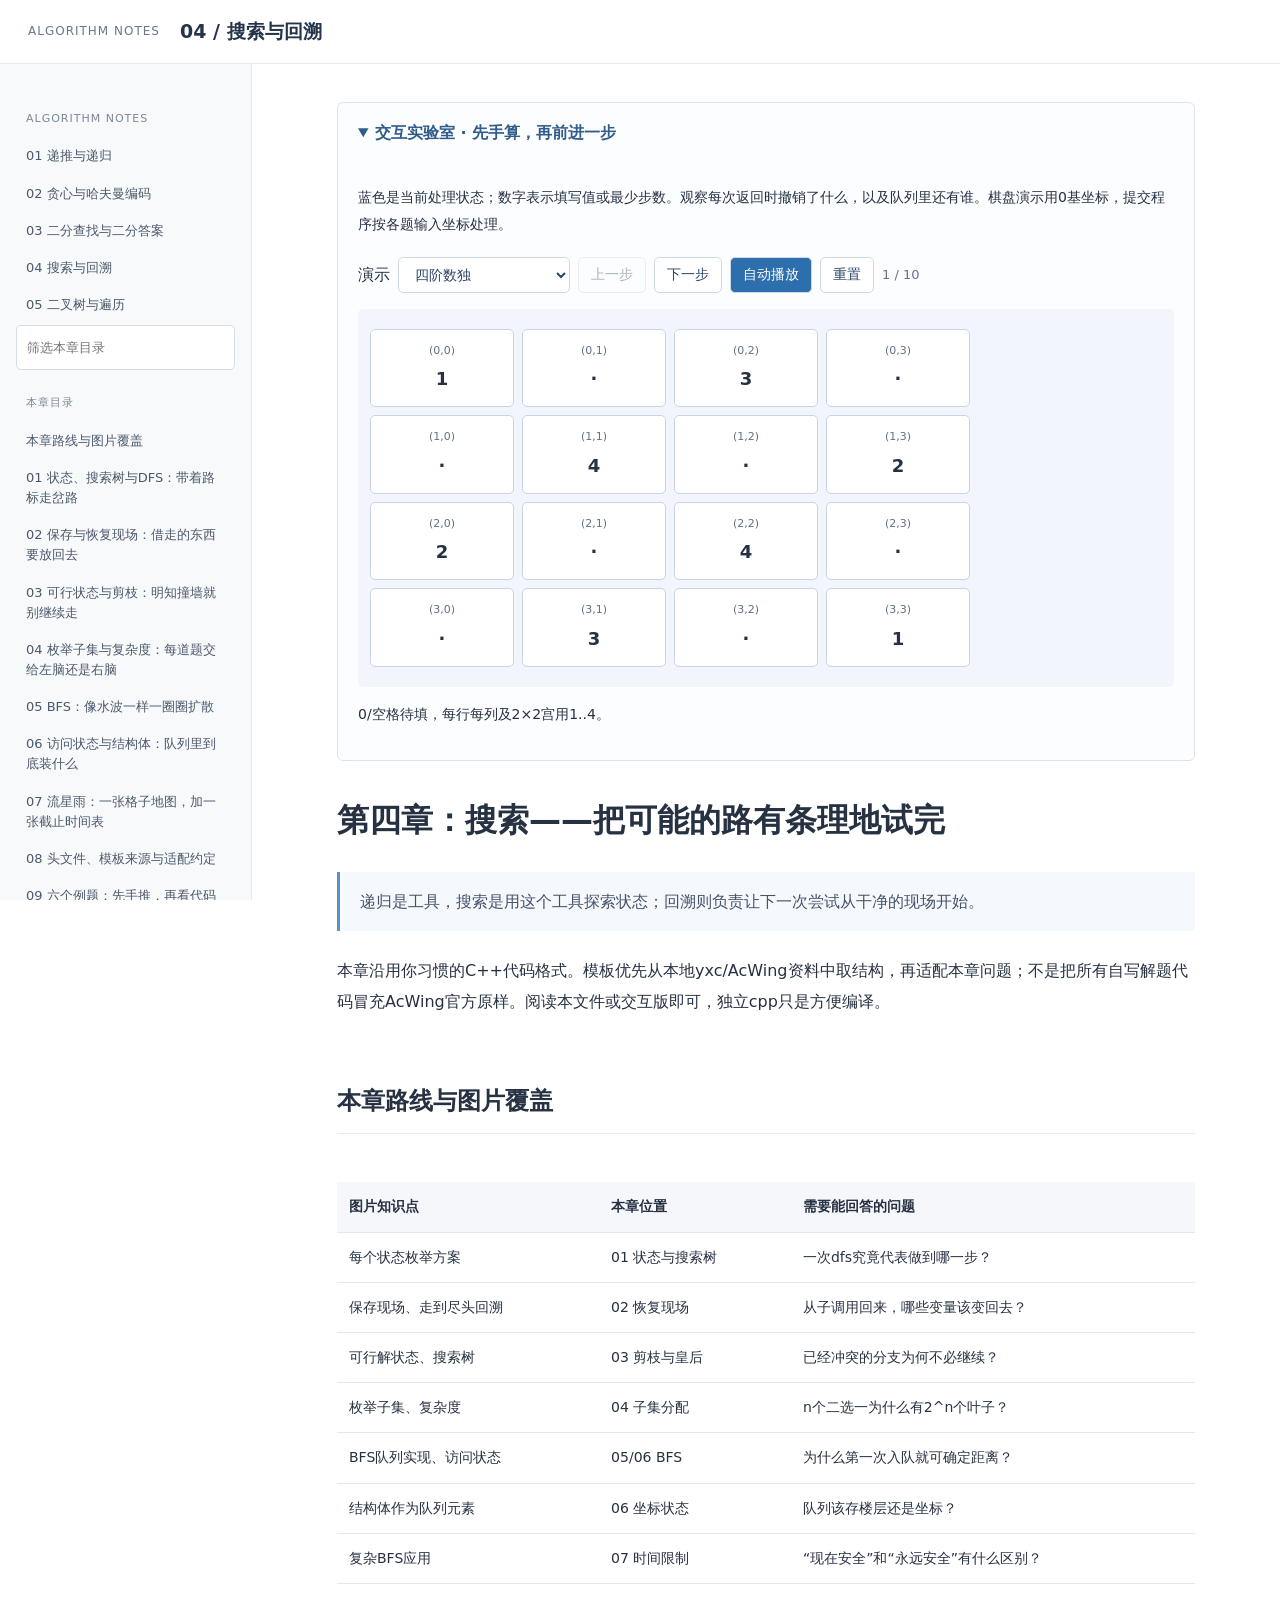
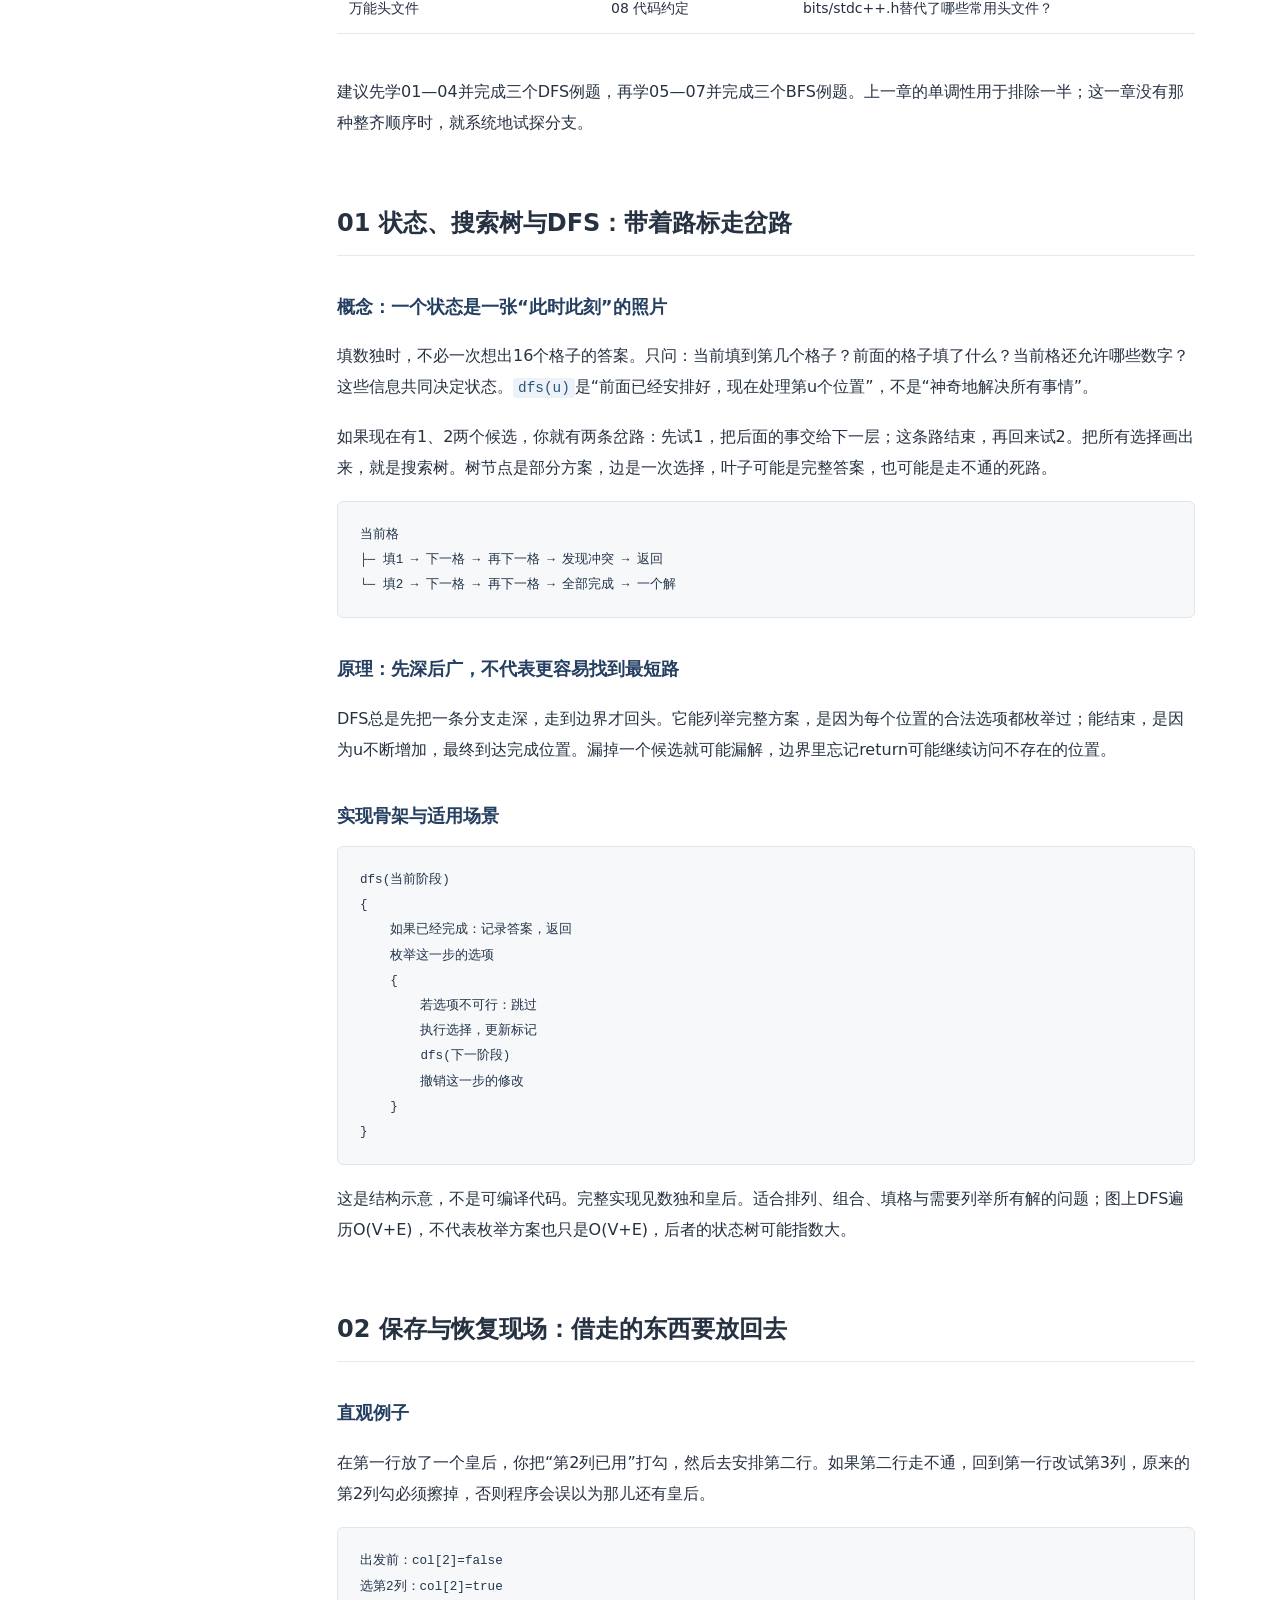
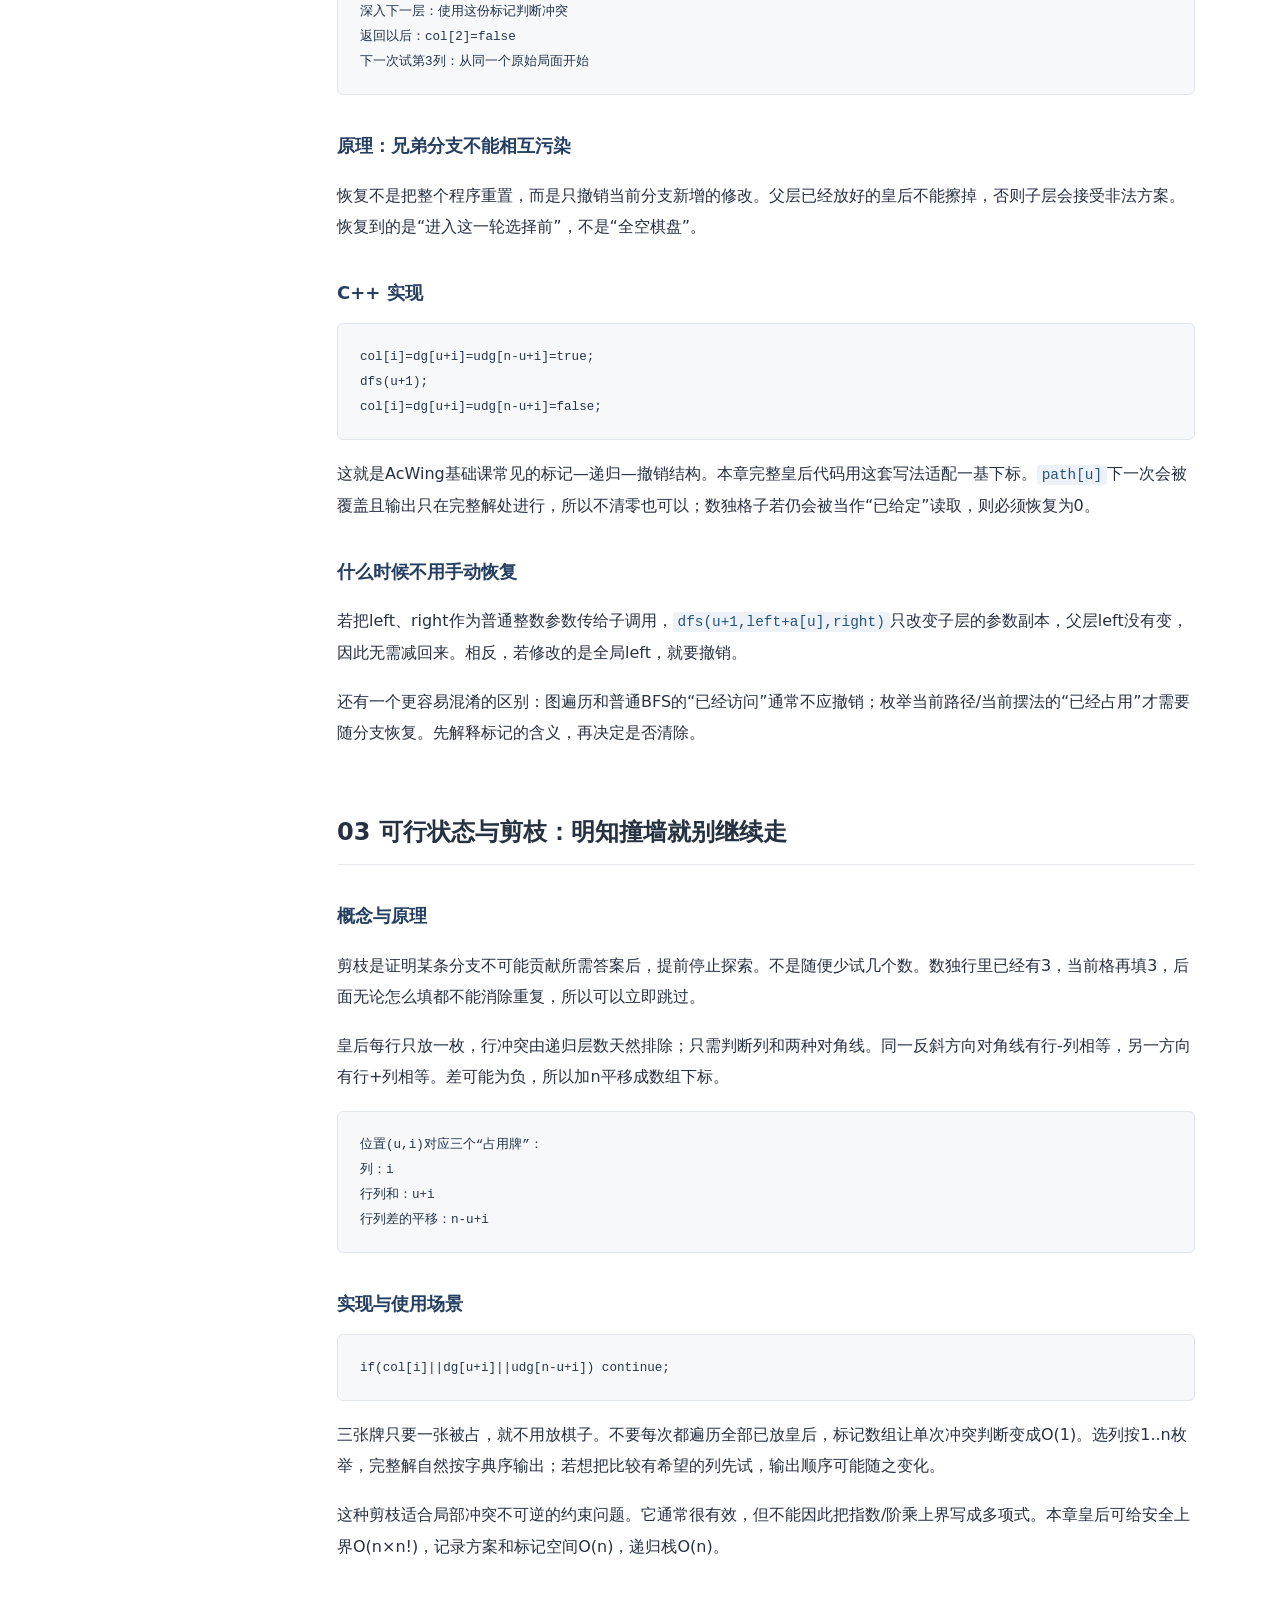
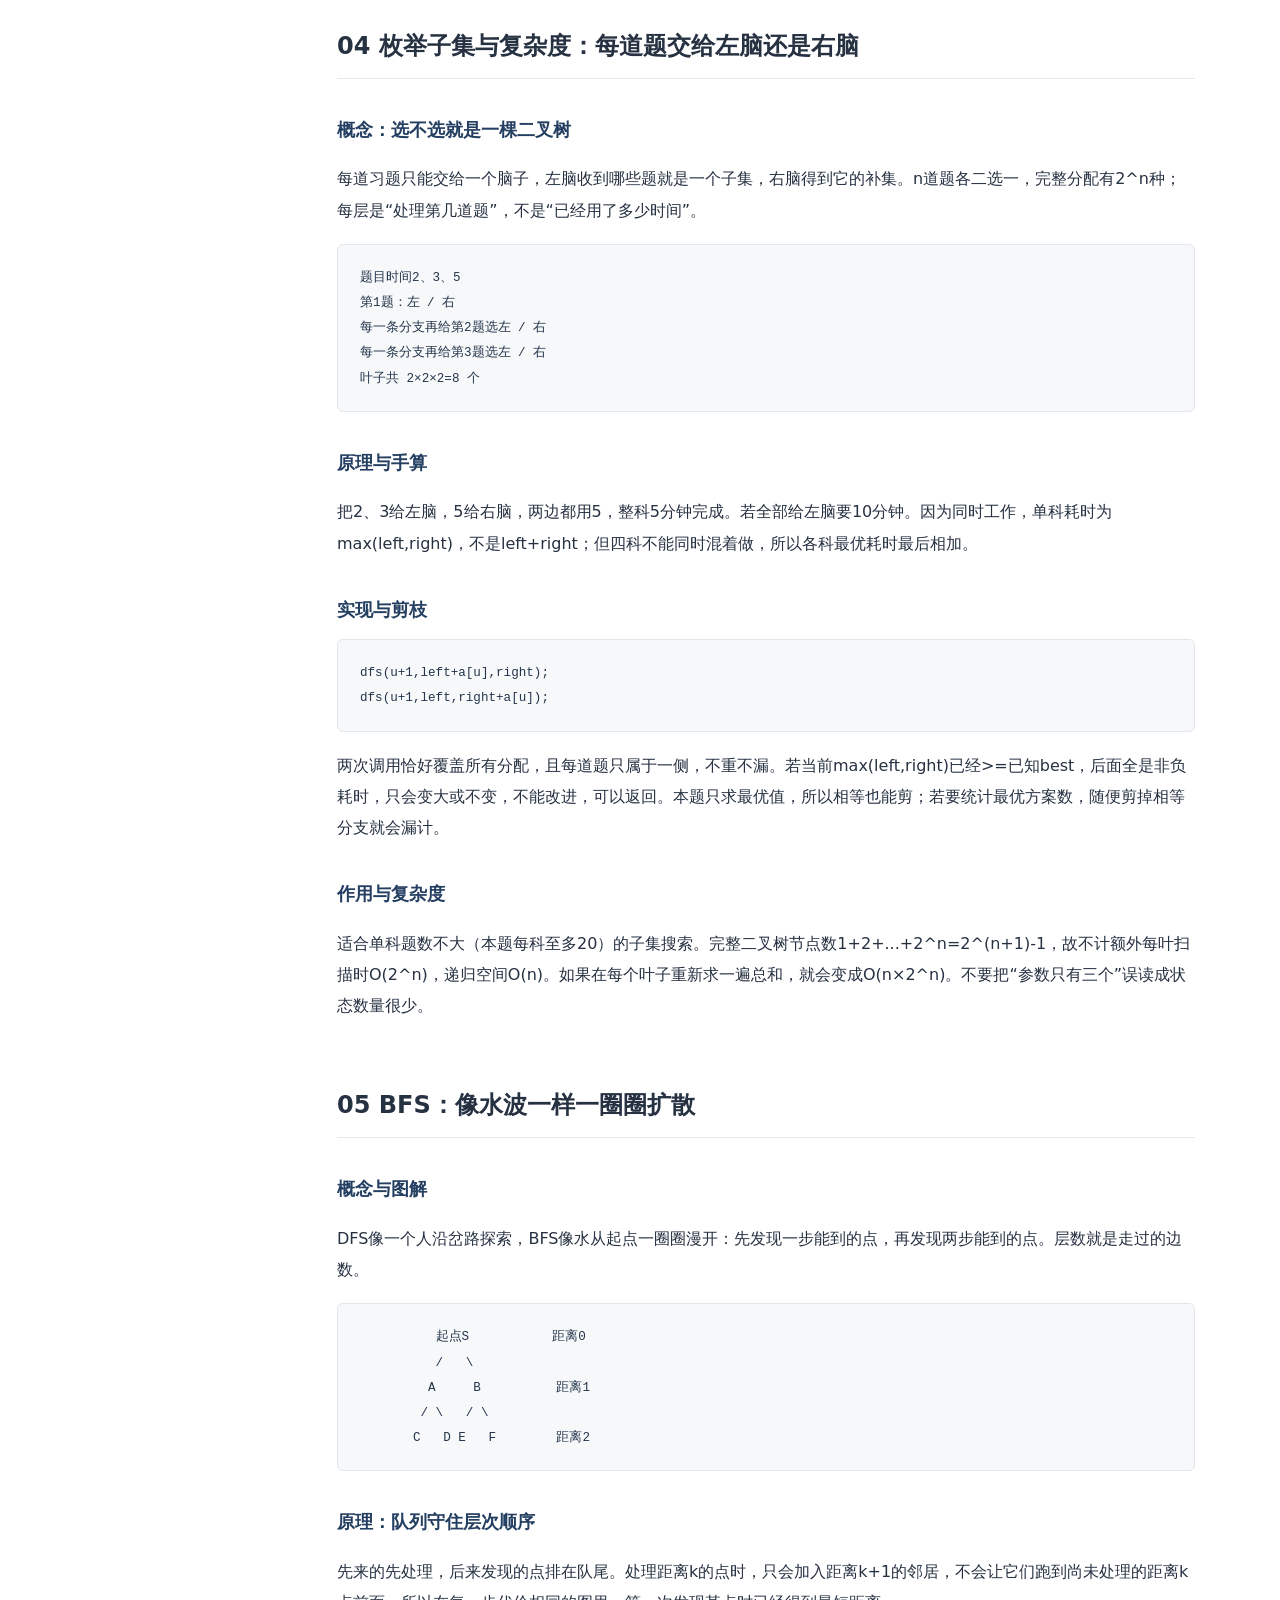
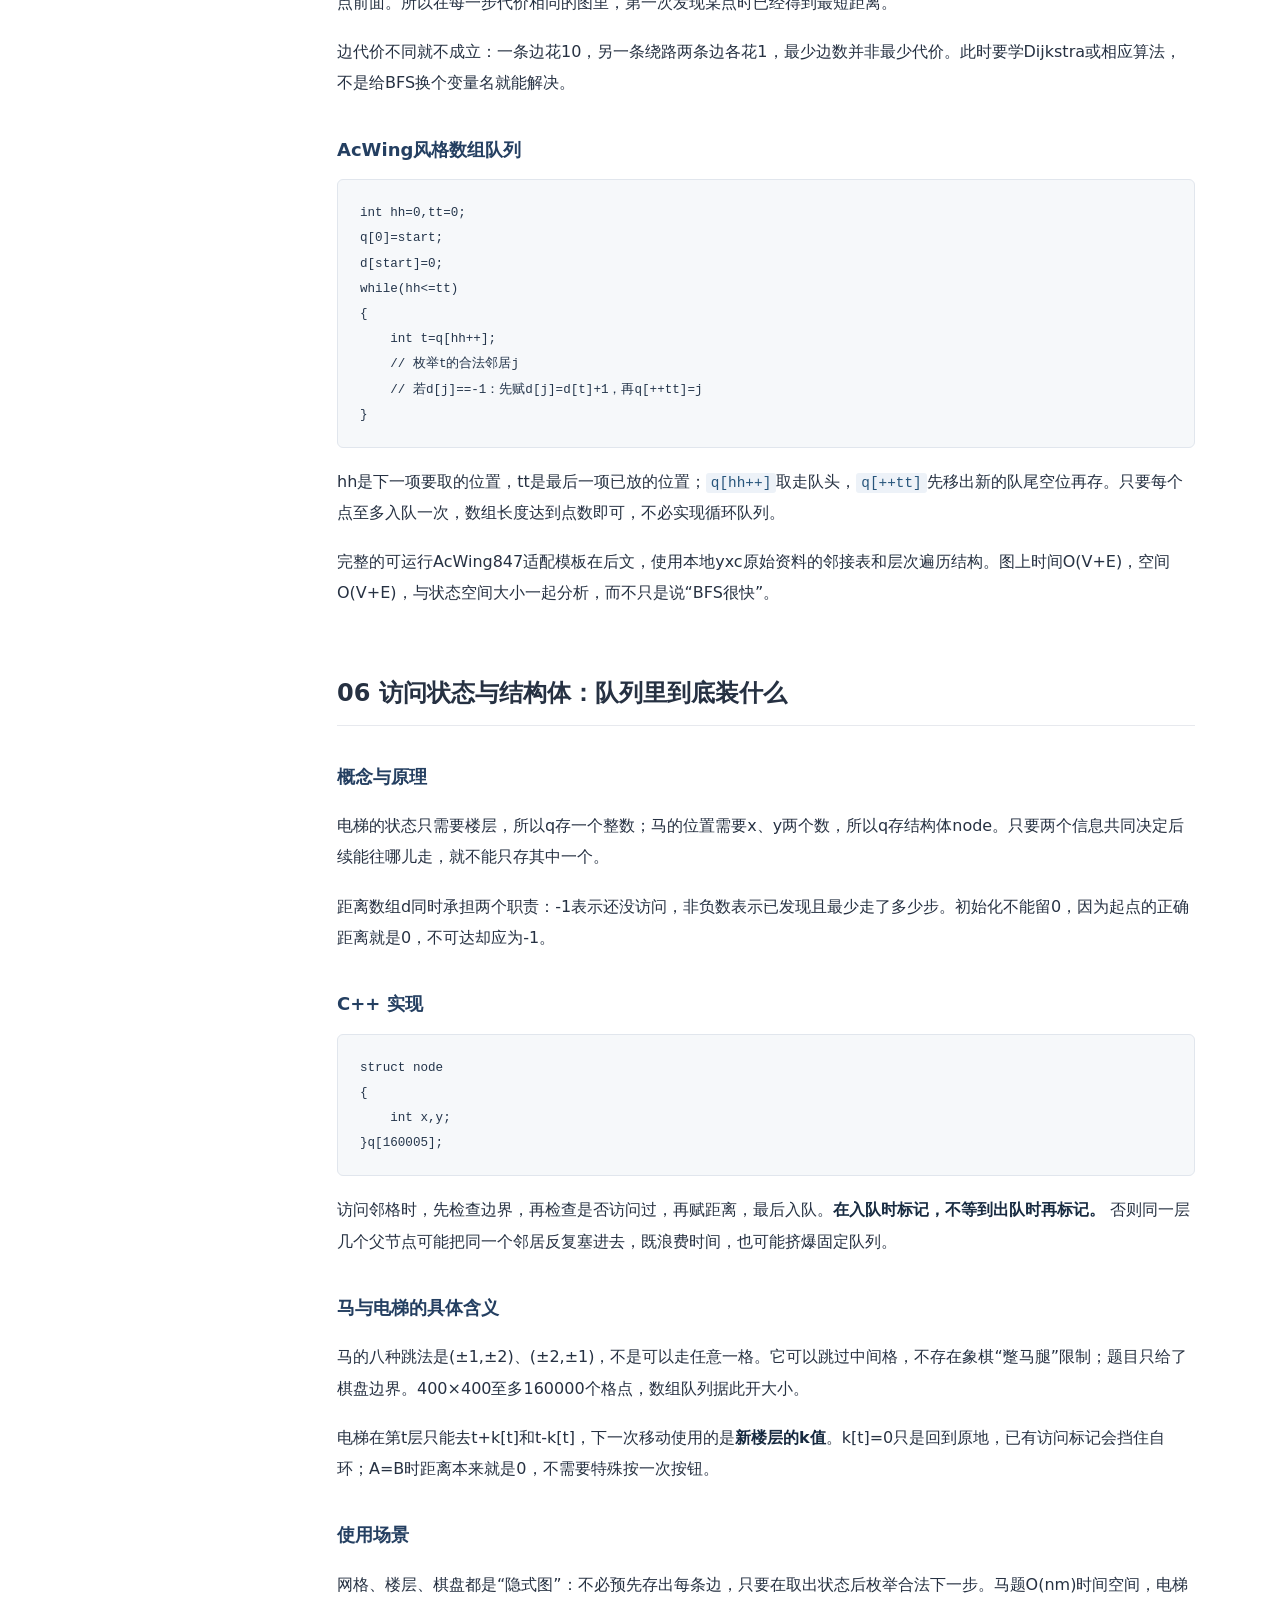
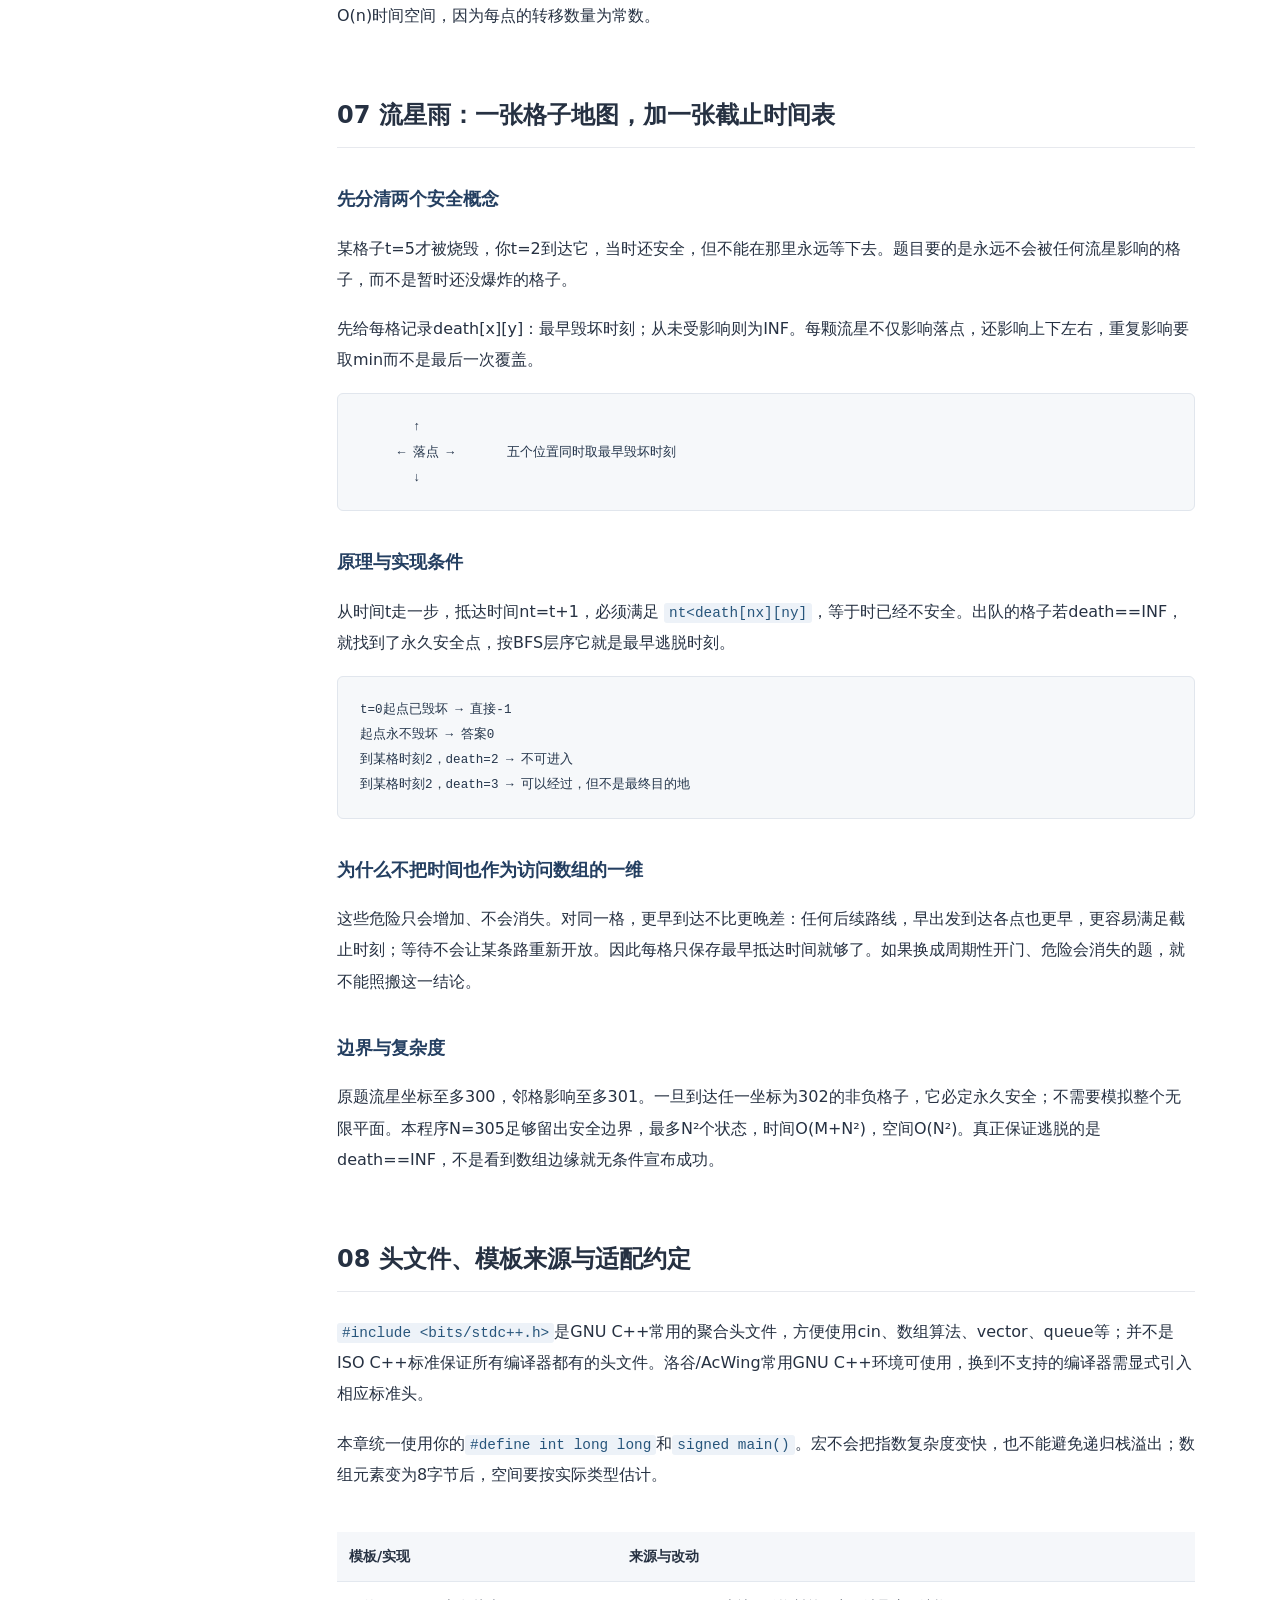
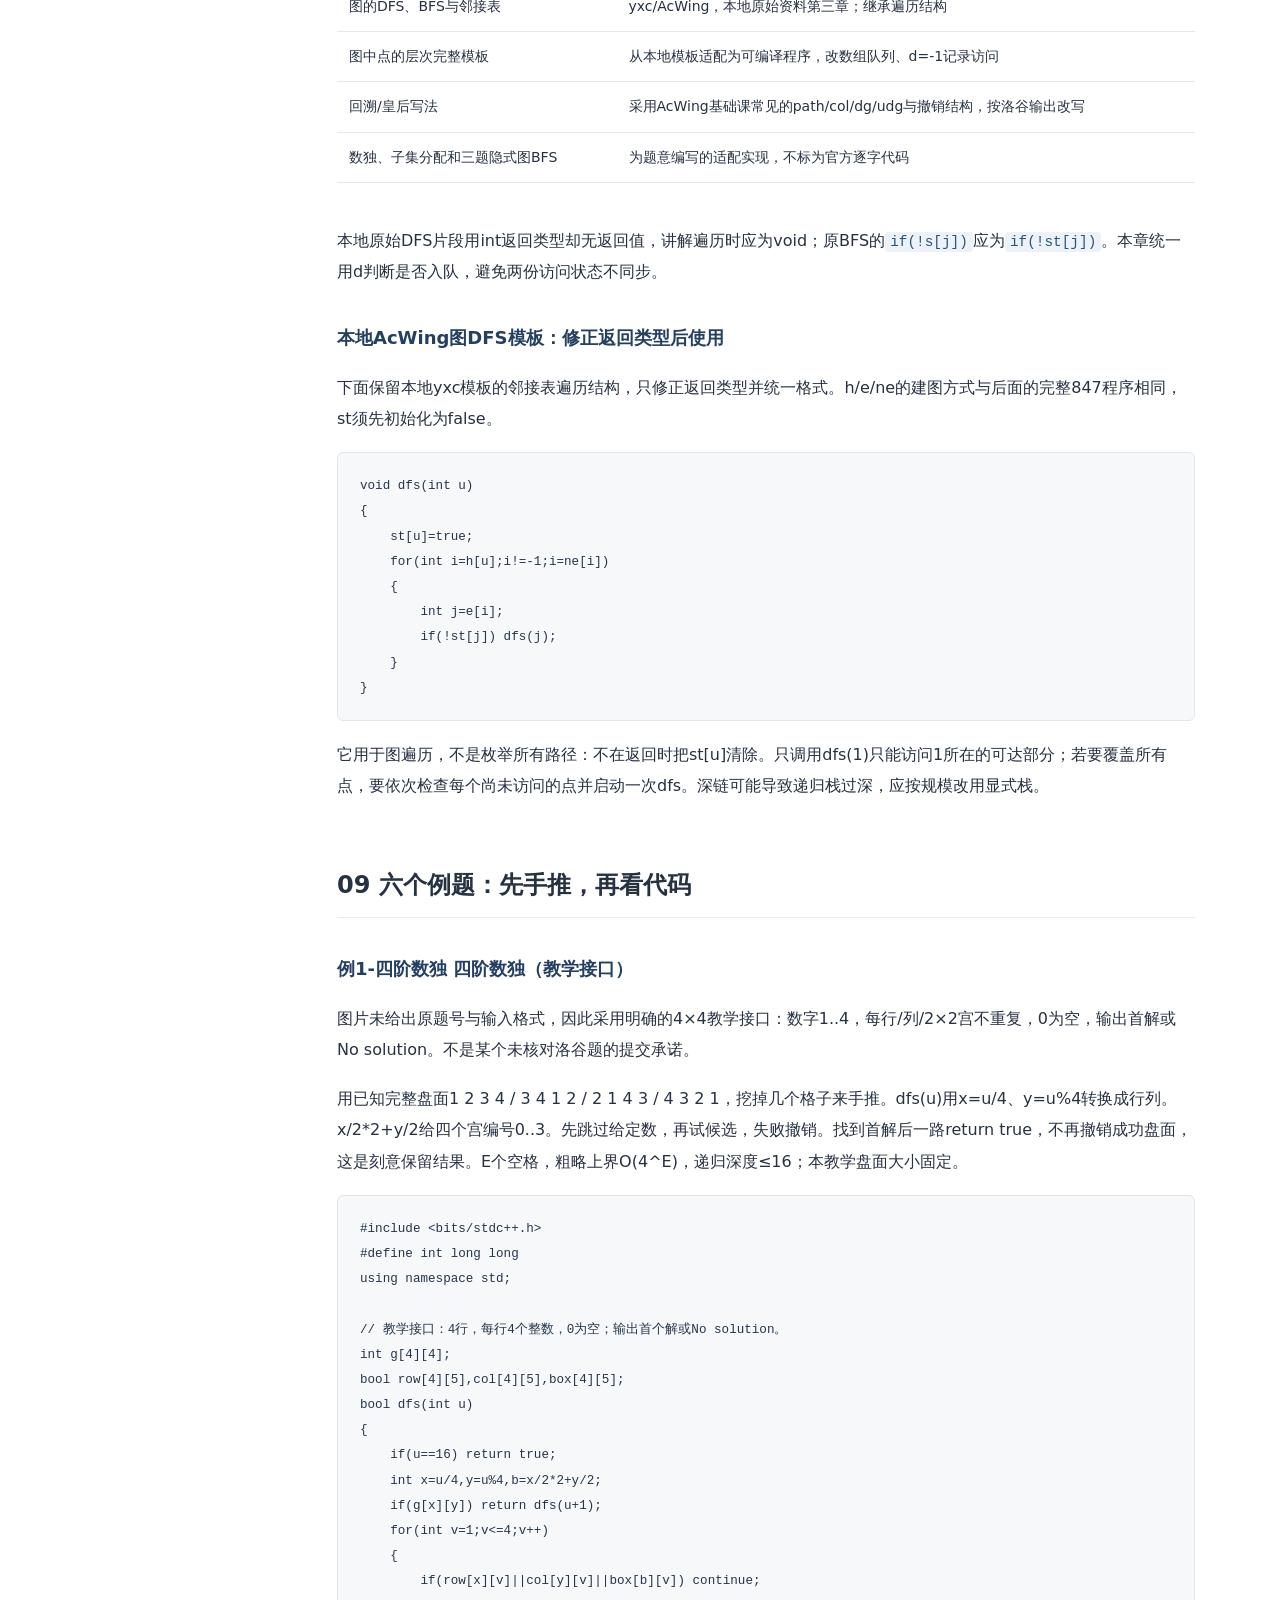
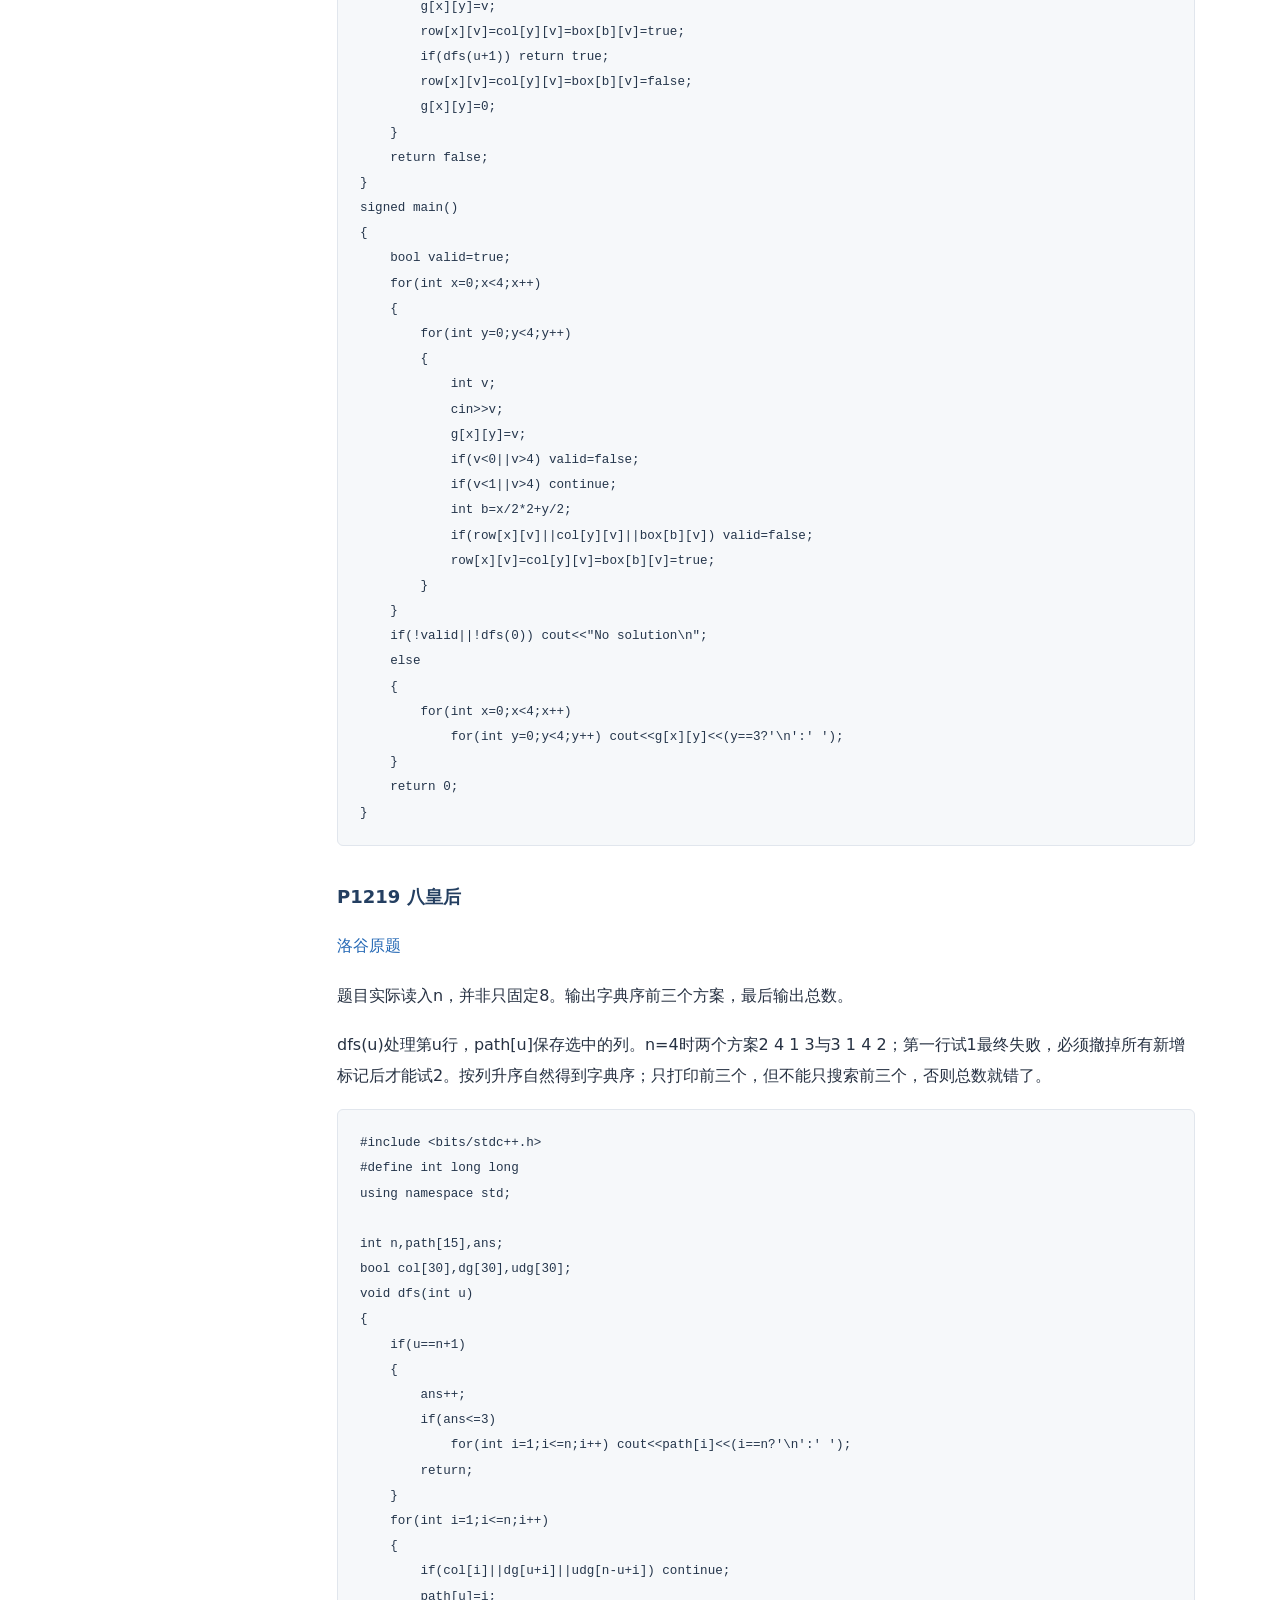
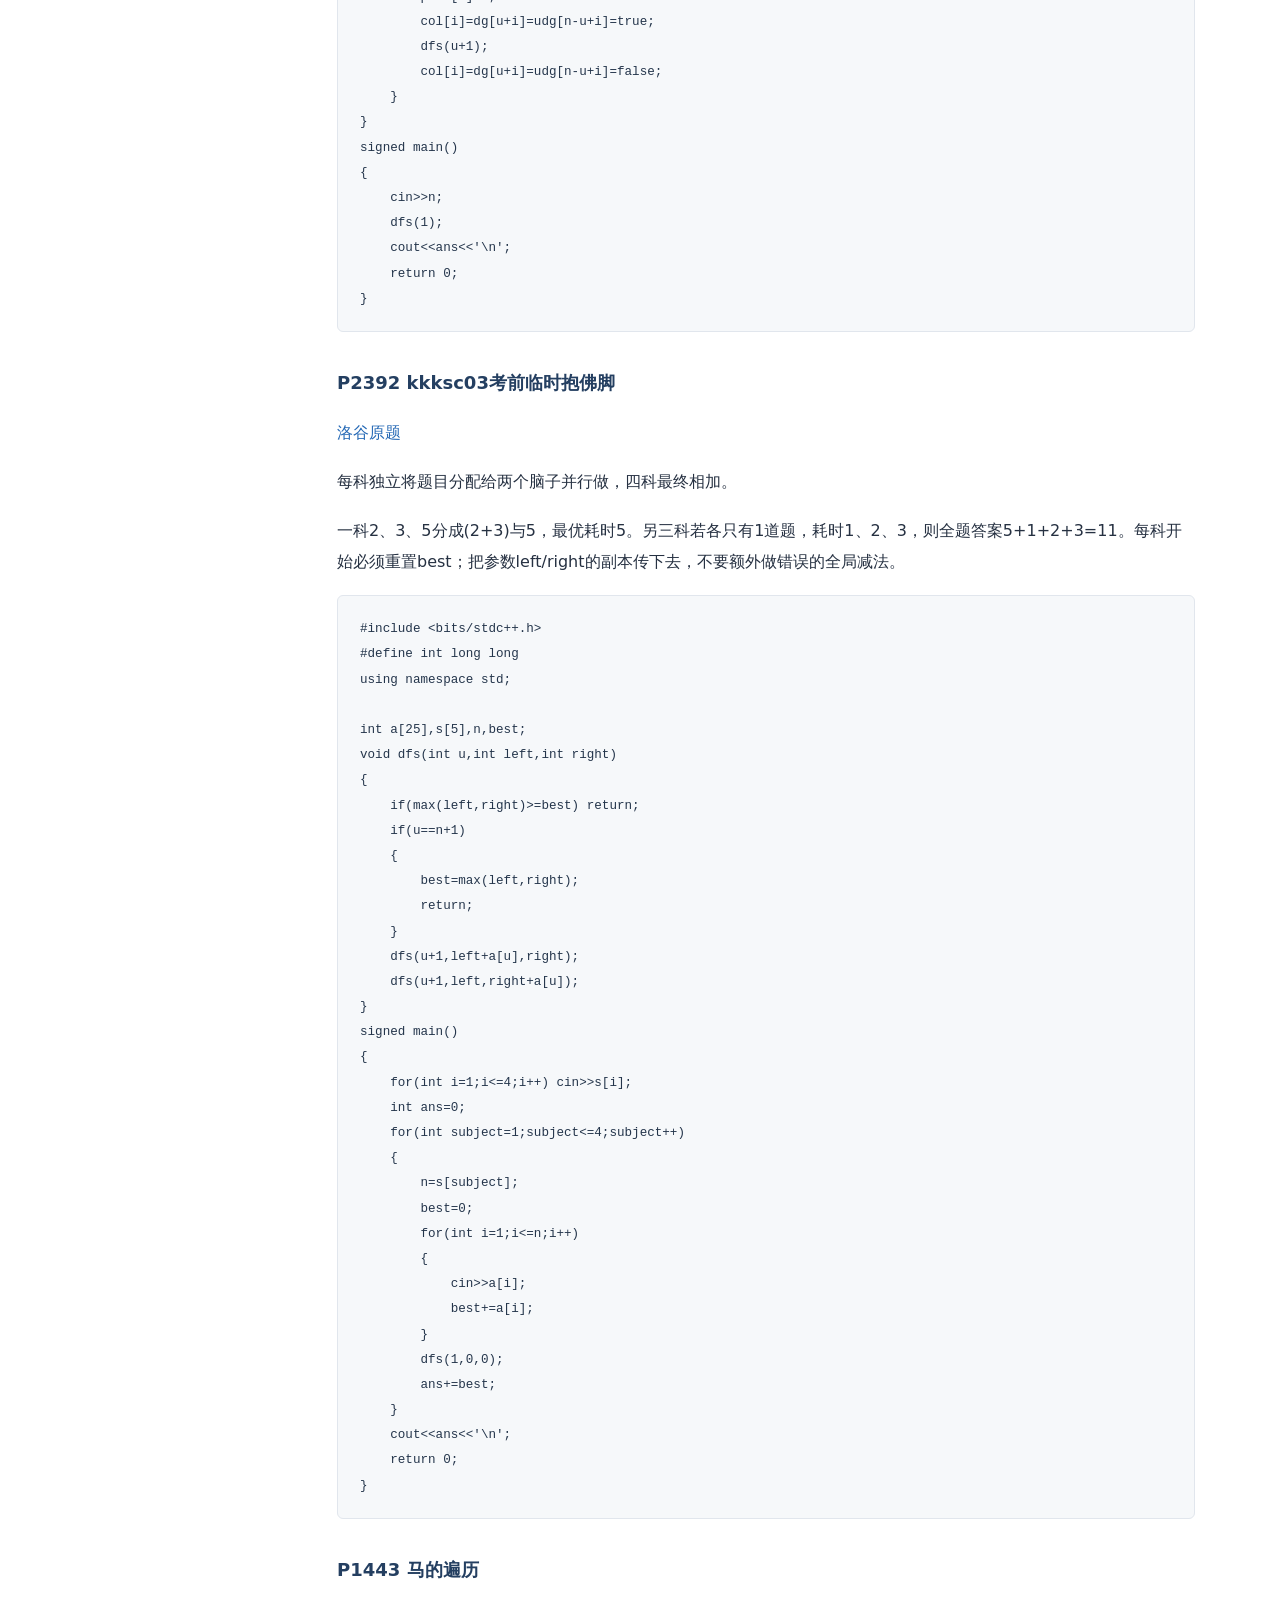
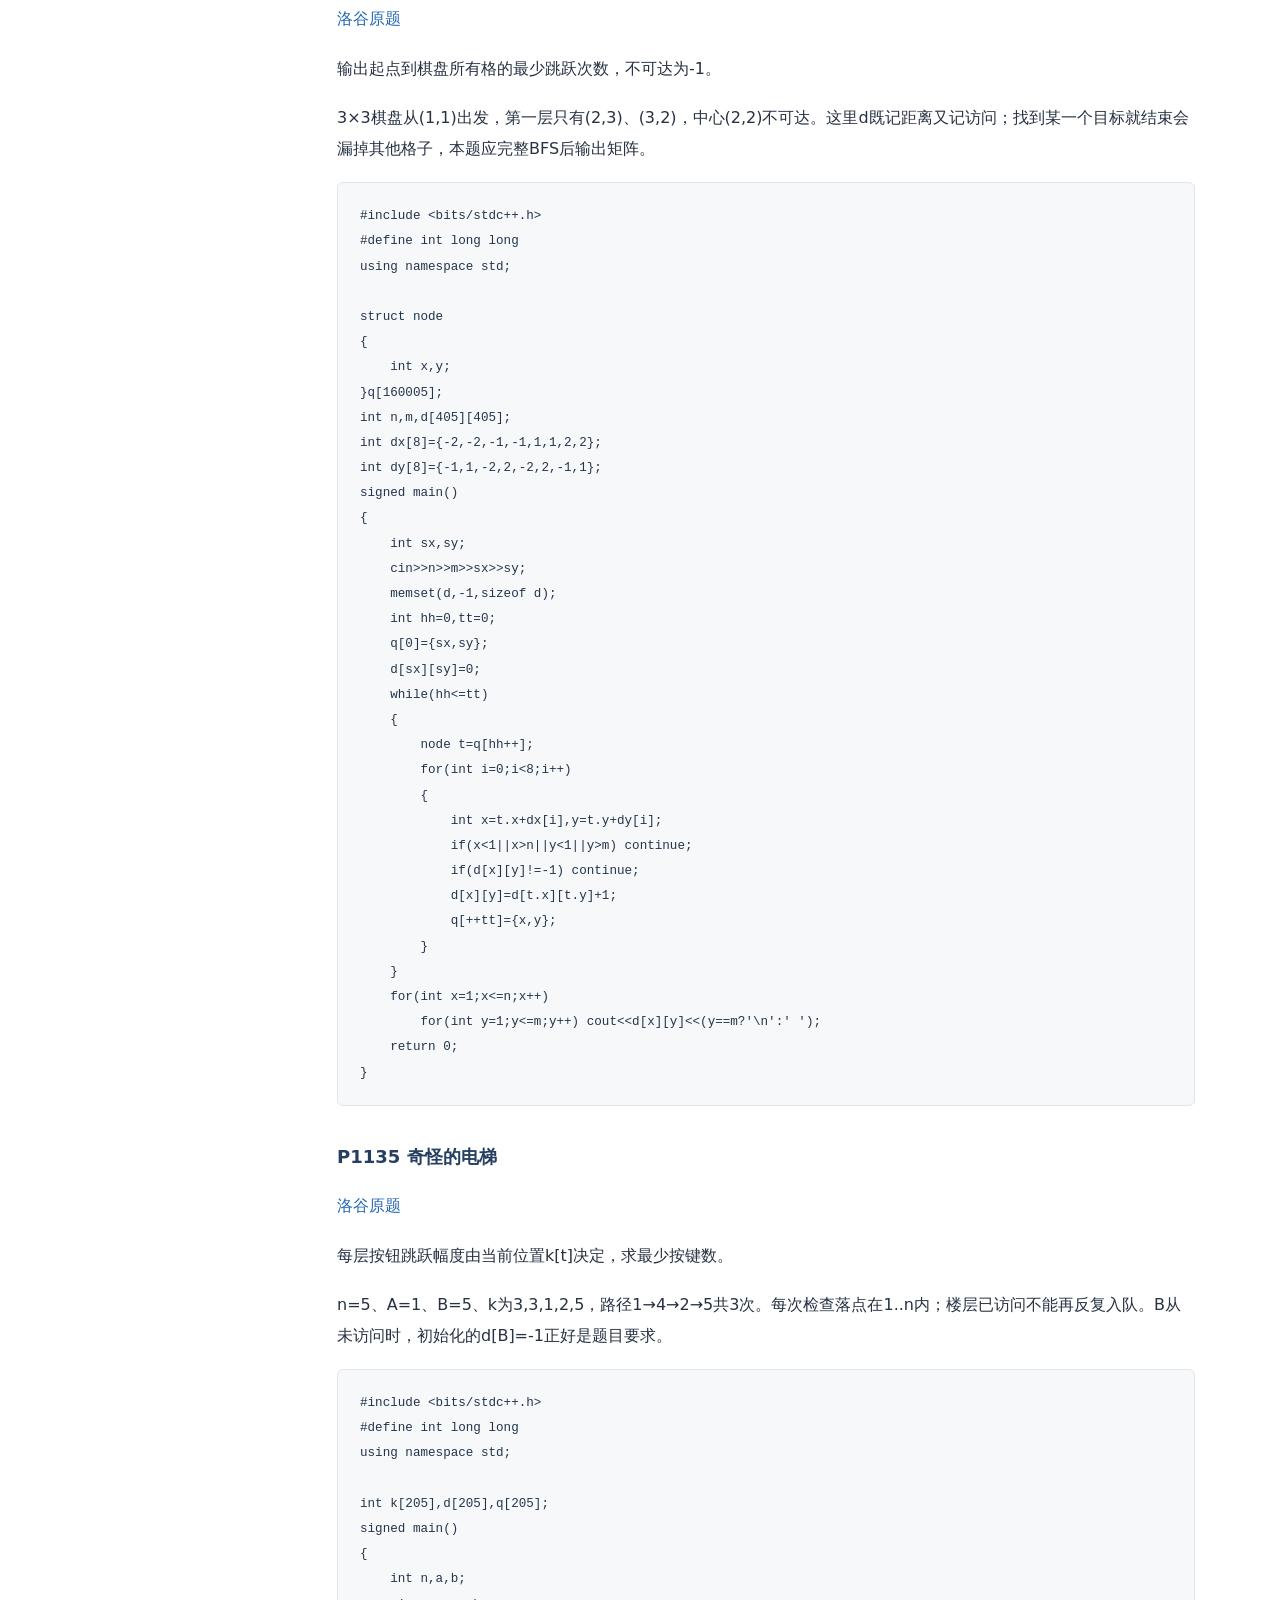
<file: 洛谷深入浅出/04-搜索/index.html>
<!doctype html><html lang="zh-CN"><head><meta charset="utf-8"><meta name="viewport" content="width=device-width,initial-scale=1"><title>第四章 · 搜索</title><link rel="stylesheet" href="../阅读主题.css"></head><body><header><small>ALGORITHM NOTES</small><h1>04 / 搜索与回溯</h1></header><main><nav></nav><details class="lab-wrap" open><summary>交互实验室 · 先手算，再前进一步</summary><section class="lab"><p>蓝色是当前处理状态；数字表示填写值或最少步数。观察每次返回时撤销了什么，以及队列里还有谁。棋盘演示用0基坐标，提交程序按各题输入坐标处理。</p><div class="controls"><label for="scene">演示</label><select id="scene"><option value="sudoku">四阶数独</option><option value="queen">四皇后：回溯与撤销</option><option value="subset">二叉子集分配</option><option value="horse">马：BFS层次</option><option value="lift">电梯：队列与距离</option><option value="meteor">流星雨：截止时间</option></select><button id="prev">上一步</button><button id="next">下一步</button><button id="play">自动播放</button><button id="reset">重置</button><span id="counter"></span></div><div class="stage" id="stage" role="img" aria-label="二分状态"></div><div class="caption" id="caption" aria-live="polite"></div></section></details><article><p><a id="c0"></a></p>
<h1>第四章：搜索——把可能的路有条理地试完</h1>
<!--TOC-->
<h2 id="book-toc">目录</h2>
<ul>
<li><a href="#c1">本章路线与图片覆盖</a></li>
<li><a href="#c2">01 状态、搜索树与DFS：带着路标走岔路</a></li>
<li><a href="#c3">02 保存与恢复现场：借走的东西要放回去</a></li>
<li><a href="#c4">03 可行状态与剪枝：明知撞墙就别继续走</a></li>
<li><a href="#c5">04 枚举子集与复杂度：每道题交给左脑还是右脑</a></li>
<li><a href="#c6">05 BFS：像水波一样一圈圈扩散</a></li>
<li><a href="#c7">06 访问状态与结构体：队列里到底装什么</a></li>
<li><a href="#c8">07 流星雨：一张格子地图，加一张截止时间表</a></li>
<li><a href="#c9">08 头文件、模板来源与适配约定</a></li>
<li><a href="#c10">09 六个例题：先手推，再看代码</a></li>
<li><a href="#c11">10 可运行的AcWing风格图BFS模板</a></li>
<li><a href="#c12">11 最容易混淆的几件事</a></li>
<li><a href="#c13">来源与核对说明</a></li>
</ul>
<!--/TOC-->

<blockquote>
<p>递归是工具，搜索是用这个工具探索状态；回溯则负责让下一次尝试从干净的现场开始。</p>
</blockquote>
<p>本章沿用你习惯的C++代码格式。模板优先从本地yxc/AcWing资料中取结构，再适配本章问题；不是把所有自写解题代码冒充AcWing官方原样。阅读本文件或交互版即可，独立cpp只是方便编译。</p>
<p><a id="c1"></a></p>
<h2>本章路线与图片覆盖</h2>
<table>
<thead>
<tr>
<th>图片知识点</th>
<th>本章位置</th>
<th>需要能回答的问题</th>
</tr>
</thead>
<tbody>
<tr>
<td>每个状态枚举方案</td>
<td>01 状态与搜索树</td>
<td>一次dfs究竟代表做到哪一步？</td>
</tr>
<tr>
<td>保存现场、走到尽头回溯</td>
<td>02 恢复现场</td>
<td>从子调用回来，哪些变量该变回去？</td>
</tr>
<tr>
<td>可行解状态、搜索树</td>
<td>03 剪枝与皇后</td>
<td>已经冲突的分支为何不必继续？</td>
</tr>
<tr>
<td>枚举子集、复杂度</td>
<td>04 子集分配</td>
<td>n个二选一为什么有2^n个叶子？</td>
</tr>
<tr>
<td>BFS队列实现、访问状态</td>
<td>05/06 BFS</td>
<td>为什么第一次入队就可确定距离？</td>
</tr>
<tr>
<td>结构体作为队列元素</td>
<td>06 坐标状态</td>
<td>队列该存楼层还是坐标？</td>
</tr>
<tr>
<td>复杂BFS应用</td>
<td>07 时间限制</td>
<td>“现在安全”和“永远安全”有什么区别？</td>
</tr>
<tr>
<td>万能头文件</td>
<td>08 代码约定</td>
<td>bits/stdc++.h替代了哪些常用头文件？</td>
</tr>
</tbody>
</table>
<p>建议先学01—04并完成三个DFS例题，再学05—07并完成三个BFS例题。上一章的单调性用于排除一半；这一章没有那种整齐顺序时，就系统地试探分支。</p>
<p><a id="c2"></a></p>
<h2>01 状态、搜索树与DFS：带着路标走岔路</h2>
<h3>概念：一个状态是一张“此时此刻”的照片</h3>
<p>填数独时，不必一次想出16个格子的答案。只问：当前填到第几个格子？前面的格子填了什么？当前格还允许哪些数字？这些信息共同决定状态。<code>dfs(u)</code>是“前面已经安排好，现在处理第u个位置”，不是“神奇地解决所有事情”。</p>
<p>如果现在有1、2两个候选，你就有两条岔路：先试1，把后面的事交给下一层；这条路结束，再回来试2。把所有选择画出来，就是搜索树。树节点是部分方案，边是一次选择，叶子可能是完整答案，也可能是走不通的死路。</p>
<pre><code class="language-text">当前格
├─ 填1 → 下一格 → 再下一格 → 发现冲突 → 返回
└─ 填2 → 下一格 → 再下一格 → 全部完成 → 一个解
</code></pre>
<h3>原理：先深后广，不代表更容易找到最短路</h3>
<p>DFS总是先把一条分支走深，走到边界才回头。它能列举完整方案，是因为每个位置的合法选项都枚举过；能结束，是因为u不断增加，最终到达完成位置。漏掉一个候选就可能漏解，边界里忘记return可能继续访问不存在的位置。</p>
<h3>实现骨架与适用场景</h3>
<pre><code class="language-text">dfs(当前阶段)
{
    如果已经完成：记录答案，返回
    枚举这一步的选项
    {
        若选项不可行：跳过
        执行选择，更新标记
        dfs(下一阶段)
        撤销这一步的修改
    }
}
</code></pre>
<p>这是结构示意，不是可编译代码。完整实现见数独和皇后。适合排列、组合、填格与需要列举所有解的问题；图上DFS遍历O(V+E)，不代表枚举方案也只是O(V+E)，后者的状态树可能指数大。</p>
<p><a id="c3"></a></p>
<h2>02 保存与恢复现场：借走的东西要放回去</h2>
<h3>直观例子</h3>
<p>在第一行放了一个皇后，你把“第2列已用”打勾，然后去安排第二行。如果第二行走不通，回到第一行改试第3列，原来的第2列勾必须擦掉，否则程序会误以为那儿还有皇后。</p>
<pre><code class="language-text">出发前：col[2]=false
选第2列：col[2]=true
深入下一层：使用这份标记判断冲突
返回以后：col[2]=false
下一次试第3列：从同一个原始局面开始
</code></pre>
<h3>原理：兄弟分支不能相互污染</h3>
<p>恢复不是把整个程序重置，而是只撤销当前分支新增的修改。父层已经放好的皇后不能擦掉，否则子层会接受非法方案。恢复到的是“进入这一轮选择前”，不是“全空棋盘”。</p>
<h3>C++ 实现</h3>
<pre><code class="language-cpp">col[i]=dg[u+i]=udg[n-u+i]=true;
dfs(u+1);
col[i]=dg[u+i]=udg[n-u+i]=false;
</code></pre>
<p>这就是AcWing基础课常见的标记—递归—撤销结构。本章完整皇后代码用这套写法适配一基下标。<code>path[u]</code>下一次会被覆盖且输出只在完整解处进行，所以不清零也可以；数独格子若仍会被当作“已给定”读取，则必须恢复为0。</p>
<h3>什么时候不用手动恢复</h3>
<p>若把left、right作为普通整数参数传给子调用，<code>dfs(u+1,left+a[u],right)</code>只改变子层的参数副本，父层left没有变，因此无需减回来。相反，若修改的是全局left，就要撤销。</p>
<p>还有一个更容易混淆的区别：图遍历和普通BFS的“已经访问”通常不应撤销；枚举当前路径/当前摆法的“已经占用”才需要随分支恢复。先解释标记的含义，再决定是否清除。</p>
<p><a id="c4"></a></p>
<h2>03 可行状态与剪枝：明知撞墙就别继续走</h2>
<h3>概念与原理</h3>
<p>剪枝是证明某条分支不可能贡献所需答案后，提前停止探索。不是随便少试几个数。数独行里已经有3，当前格再填3，后面无论怎么填都不能消除重复，所以可以立即跳过。</p>
<p>皇后每行只放一枚，行冲突由递归层数天然排除；只需判断列和两种对角线。同一反斜方向对角线有行-列相等，另一方向有行+列相等。差可能为负，所以加n平移成数组下标。</p>
<pre><code class="language-text">位置(u,i)对应三个“占用牌”：
列：i
行列和：u+i
行列差的平移：n-u+i
</code></pre>
<h3>实现与使用场景</h3>
<pre><code class="language-cpp">if(col[i]||dg[u+i]||udg[n-u+i]) continue;
</code></pre>
<p>三张牌只要一张被占，就不用放棋子。不要每次都遍历全部已放皇后，标记数组让单次冲突判断变成O(1)。选列按1..n枚举，完整解自然按字典序输出；若想把比较有希望的列先试，输出顺序可能随之变化。</p>
<p>这种剪枝适合局部冲突不可逆的约束问题。它通常很有效，但不能因此把指数/阶乘上界写成多项式。本章皇后可给安全上界O(n×n!)，记录方案和标记空间O(n)，递归栈O(n)。</p>
<p><a id="c5"></a></p>
<h2>04 枚举子集与复杂度：每道题交给左脑还是右脑</h2>
<h3>概念：选不选就是一棵二叉树</h3>
<p>每道习题只能交给一个脑子，左脑收到哪些题就是一个子集，右脑得到它的补集。n道题各二选一，完整分配有2^n种；每层是“处理第几道题”，不是“已经用了多少时间”。</p>
<pre><code class="language-text">题目时间2、3、5
第1题：左 / 右
每一条分支再给第2题选左 / 右
每一条分支再给第3题选左 / 右
叶子共 2×2×2=8 个
</code></pre>
<h3>原理与手算</h3>
<p>把2、3给左脑，5给右脑，两边都用5，整科5分钟完成。若全部给左脑要10分钟。因为同时工作，单科耗时为max(left,right)，不是left+right；但四科不能同时混着做，所以各科最优耗时最后相加。</p>
<h3>实现与剪枝</h3>
<pre><code class="language-cpp">dfs(u+1,left+a[u],right);
dfs(u+1,left,right+a[u]);
</code></pre>
<p>两次调用恰好覆盖所有分配，且每道题只属于一侧，不重不漏。若当前max(left,right)已经&gt;=已知best，后面全是非负耗时，只会变大或不变，不能改进，可以返回。本题只求最优值，所以相等也能剪；若要统计最优方案数，随便剪掉相等分支就会漏计。</p>
<h3>作用与复杂度</h3>
<p>适合单科题数不大（本题每科至多20）的子集搜索。完整二叉树节点数1+2+...+2^n=2^(n+1)-1，故不计额外每叶扫描时O(2^n)，递归空间O(n)。如果在每个叶子重新求一遍总和，就会变成O(n×2^n)。不要把“参数只有三个”误读成状态数量很少。</p>
<p><a id="c6"></a></p>
<h2>05 BFS：像水波一样一圈圈扩散</h2>
<h3>概念与图解</h3>
<p>DFS像一个人沿岔路探索，BFS像水从起点一圈圈漫开：先发现一步能到的点，再发现两步能到的点。层数就是走过的边数。</p>
<pre><code class="language-text">          起点S           距离0
          /   \
         A     B          距离1
        / \   / \
       C   D E   F        距离2
</code></pre>
<h3>原理：队列守住层次顺序</h3>
<p>先来的先处理，后来发现的点排在队尾。处理距离k的点时，只会加入距离k+1的邻居，不会让它们跑到尚未处理的距离k点前面。所以在每一步代价相同的图里，第一次发现某点时已经得到最短距离。</p>
<p>边代价不同就不成立：一条边花10，另一条绕路两条边各花1，最少边数并非最少代价。此时要学Dijkstra或相应算法，不是给BFS换个变量名就能解决。</p>
<h3>AcWing风格数组队列</h3>
<pre><code class="language-cpp">int hh=0,tt=0;
q[0]=start;
d[start]=0;
while(hh&lt;=tt)
{
    int t=q[hh++];
    // 枚举t的合法邻居j
    // 若d[j]==-1：先赋d[j]=d[t]+1，再q[++tt]=j
}
</code></pre>
<p>hh是下一项要取的位置，tt是最后一项已放的位置；<code>q[hh++]</code>取走队头，<code>q[++tt]</code>先移出新的队尾空位再存。只要每个点至多入队一次，数组长度达到点数即可，不必实现循环队列。</p>
<p>完整的可运行AcWing847适配模板在后文，使用本地yxc原始资料的邻接表和层次遍历结构。图上时间O(V+E)，空间O(V+E)，与状态空间大小一起分析，而不只是说“BFS很快”。</p>
<p><a id="c7"></a></p>
<h2>06 访问状态与结构体：队列里到底装什么</h2>
<h3>概念与原理</h3>
<p>电梯的状态只需要楼层，所以q存一个整数；马的位置需要x、y两个数，所以q存结构体node。只要两个信息共同决定后续能往哪儿走，就不能只存其中一个。</p>
<p>距离数组d同时承担两个职责：-1表示还没访问，非负数表示已发现且最少走了多少步。初始化不能留0，因为起点的正确距离就是0，不可达却应为-1。</p>
<h3>C++ 实现</h3>
<pre><code class="language-cpp">struct node
{
    int x,y;
}q[160005];
</code></pre>
<p>访问邻格时，先检查边界，再检查是否访问过，再赋距离，最后入队。<strong>在入队时标记，不等到出队时再标记。</strong> 否则同一层几个父节点可能把同一个邻居反复塞进去，既浪费时间，也可能挤爆固定队列。</p>
<h3>马与电梯的具体含义</h3>
<p>马的八种跳法是(±1,±2)、(±2,±1)，不是可以走任意一格。它可以跳过中间格，不存在象棋“蹩马腿”限制；题目只给了棋盘边界。400×400至多160000个格点，数组队列据此开大小。</p>
<p>电梯在第t层只能去t+k[t]和t-k[t]，下一次移动使用的是<strong>新楼层的k值</strong>。k[t]=0只是回到原地，已有访问标记会挡住自环；A=B时距离本来就是0，不需要特殊按一次按钮。</p>
<h3>使用场景</h3>
<p>网格、楼层、棋盘都是“隐式图”：不必预先存出每条边，只要在取出状态后枚举合法下一步。马题O(nm)时间空间，电梯O(n)时间空间，因为每点的转移数量为常数。</p>
<p><a id="c8"></a></p>
<h2>07 流星雨：一张格子地图，加一张截止时间表</h2>
<h3>先分清两个安全概念</h3>
<p>某格子t=5才被烧毁，你t=2到达它，当时还安全，但不能在那里永远等下去。题目要的是永远不会被任何流星影响的格子，而不是暂时还没爆炸的格子。</p>
<p>先给每格记录death[x][y]：最早毁坏时刻；从未受影响则为INF。每颗流星不仅影响落点，还影响上下左右，重复影响要取min而不是最后一次覆盖。</p>
<pre><code class="language-text">       ↑
     ← 落点 →       五个位置同时取最早毁坏时刻
       ↓
</code></pre>
<h3>原理与实现条件</h3>
<p>从时间t走一步，抵达时间nt=t+1，必须满足 <code>nt&lt;death[nx][ny]</code>，等于时已经不安全。出队的格子若death==INF，就找到了永久安全点，按BFS层序它就是最早逃脱时刻。</p>
<pre><code class="language-text">t=0起点已毁坏 → 直接-1
起点永不毁坏 → 答案0
到某格时刻2，death=2 → 不可进入
到某格时刻2，death=3 → 可以经过，但不是最终目的地
</code></pre>
<h3>为什么不把时间也作为访问数组的一维</h3>
<p>这些危险只会增加、不会消失。对同一格，更早到达不比更晚差：任何后续路线，早出发到达各点也更早，更容易满足截止时刻；等待不会让某条路重新开放。因此每格只保存最早抵达时间就够了。如果换成周期性开门、危险会消失的题，就不能照搬这一结论。</p>
<h3>边界与复杂度</h3>
<p>原题流星坐标至多300，邻格影响至多301。一旦到达任一坐标为302的非负格子，它必定永久安全；不需要模拟整个无限平面。本程序N=305足够留出安全边界，最多N²个状态，时间O(M+N²)，空间O(N²)。真正保证逃脱的是death==INF，不是看到数组边缘就无条件宣布成功。</p>
<p><a id="c9"></a></p>
<h2>08 头文件、模板来源与适配约定</h2>
<p><code>#include &lt;bits/stdc++.h&gt;</code>是GNU C++常用的聚合头文件，方便使用cin、数组算法、vector、queue等；并不是ISO C++标准保证所有编译器都有的头文件。洛谷/AcWing常用GNU C++环境可使用，换到不支持的编译器需显式引入相应标准头。</p>
<p>本章统一使用你的<code>#define int long long</code>和<code>signed main()</code>。宏不会把指数复杂度变快，也不能避免递归栈溢出；数组元素变为8字节后，空间要按实际类型估计。</p>
<table>
<thead>
<tr>
<th>模板/实现</th>
<th>来源与改动</th>
</tr>
</thead>
<tbody>
<tr>
<td>图的DFS、BFS与邻接表</td>
<td>yxc/AcWing，本地原始资料第三章；继承遍历结构</td>
</tr>
<tr>
<td>图中点的层次完整模板</td>
<td>从本地模板适配为可编译程序，改数组队列、d=-1记录访问</td>
</tr>
<tr>
<td>回溯/皇后写法</td>
<td>采用AcWing基础课常见的path/col/dg/udg与撤销结构，按洛谷输出改写</td>
</tr>
<tr>
<td>数独、子集分配和三题隐式图BFS</td>
<td>为题意编写的适配实现，不标为官方逐字代码</td>
</tr>
</tbody>
</table>
<p>本地原始DFS片段用int返回类型却无返回值，讲解遍历时应为void；原BFS的<code>if(!s[j])</code>应为<code>if(!st[j])</code>。本章统一用d判断是否入队，避免两份访问状态不同步。</p>
<h3>本地AcWing图DFS模板：修正返回类型后使用</h3>
<p>下面保留本地yxc模板的邻接表遍历结构，只修正返回类型并统一格式。h/e/ne的建图方式与后面的完整847程序相同，st须先初始化为false。</p>
<pre><code class="language-cpp">void dfs(int u)
{
    st[u]=true;
    for(int i=h[u];i!=-1;i=ne[i])
    {
        int j=e[i];
        if(!st[j]) dfs(j);
    }
}
</code></pre>
<p>它用于图遍历，不是枚举所有路径：不在返回时把st[u]清除。只调用dfs(1)只能访问1所在的可达部分；若要覆盖所有点，要依次检查每个尚未访问的点并启动一次dfs。深链可能导致递归栈过深，应按规模改用显式栈。</p>
<p><a id="c10"></a></p>
<h2>09 六个例题：先手推，再看代码</h2>
<h3>例1-四阶数独 四阶数独（教学接口）</h3>
<p>图片未给出原题号与输入格式，因此采用明确的4×4教学接口：数字1..4，每行/列/2×2宫不重复，0为空，输出首解或No solution。不是某个未核对洛谷题的提交承诺。</p>
<p>用已知完整盘面1 2 3 4 / 3 4 1 2 / 2 1 4 3 / 4 3 2 1，挖掉几个格子来手推。dfs(u)用x=u/4、y=u%4转换成行列。x/2*2+y/2给四个宫编号0..3。先跳过给定数，再试候选，失败撤销。找到首解后一路return true，不再撤销成功盘面，这是刻意保留结果。E个空格，粗略上界O(4^E)，递归深度≤16；本教学盘面大小固定。</p>
<pre><code class="language-cpp">#include &lt;bits/stdc++.h&gt;
#define int long long
using namespace std;

// 教学接口：4行，每行4个整数，0为空；输出首个解或No solution。
int g[4][4];
bool row[4][5],col[4][5],box[4][5];
bool dfs(int u)
{
    if(u==16) return true;
    int x=u/4,y=u%4,b=x/2*2+y/2;
    if(g[x][y]) return dfs(u+1);
    for(int v=1;v&lt;=4;v++)
    {
        if(row[x][v]||col[y][v]||box[b][v]) continue;
        g[x][y]=v;
        row[x][v]=col[y][v]=box[b][v]=true;
        if(dfs(u+1)) return true;
        row[x][v]=col[y][v]=box[b][v]=false;
        g[x][y]=0;
    }
    return false;
}
signed main()
{
    bool valid=true;
    for(int x=0;x&lt;4;x++)
    {
        for(int y=0;y&lt;4;y++)
        {
            int v;
            cin&gt;&gt;v;
            g[x][y]=v;
            if(v&lt;0||v&gt;4) valid=false;
            if(v&lt;1||v&gt;4) continue;
            int b=x/2*2+y/2;
            if(row[x][v]||col[y][v]||box[b][v]) valid=false;
            row[x][v]=col[y][v]=box[b][v]=true;
        }
    }
    if(!valid||!dfs(0)) cout&lt;&lt;&quot;No solution\n&quot;;
    else
    {
        for(int x=0;x&lt;4;x++)
            for(int y=0;y&lt;4;y++) cout&lt;&lt;g[x][y]&lt;&lt;(y==3?'\n':' ');
    }
    return 0;
}
</code></pre>
<h3>P1219 八皇后</h3>
<p><a href="https://www.luogu.com.cn/problem/P1219">洛谷原题</a></p>
<p>题目实际读入n，并非只固定8。输出字典序前三个方案，最后输出总数。</p>
<p>dfs(u)处理第u行，path[u]保存选中的列。n=4时两个方案2 4 1 3与3 1 4 2；第一行试1最终失败，必须撤掉所有新增标记后才能试2。按列升序自然得到字典序；只打印前三个，但不能只搜索前三个，否则总数就错了。</p>
<pre><code class="language-cpp">#include &lt;bits/stdc++.h&gt;
#define int long long
using namespace std;

int n,path[15],ans;
bool col[30],dg[30],udg[30];
void dfs(int u)
{
    if(u==n+1)
    {
        ans++;
        if(ans&lt;=3)
            for(int i=1;i&lt;=n;i++) cout&lt;&lt;path[i]&lt;&lt;(i==n?'\n':' ');
        return;
    }
    for(int i=1;i&lt;=n;i++)
    {
        if(col[i]||dg[u+i]||udg[n-u+i]) continue;
        path[u]=i;
        col[i]=dg[u+i]=udg[n-u+i]=true;
        dfs(u+1);
        col[i]=dg[u+i]=udg[n-u+i]=false;
    }
}
signed main()
{
    cin&gt;&gt;n;
    dfs(1);
    cout&lt;&lt;ans&lt;&lt;'\n';
    return 0;
}
</code></pre>
<h3>P2392 kkksc03考前临时抱佛脚</h3>
<p><a href="https://www.luogu.com.cn/problem/P2392">洛谷原题</a></p>
<p>每科独立将题目分配给两个脑子并行做，四科最终相加。</p>
<p>一科2、3、5分成(2+3)与5，最优耗时5。另三科若各只有1道题，耗时1、2、3，则全题答案5+1+2+3=11。每科开始必须重置best；把参数left/right的副本传下去，不要额外做错误的全局减法。</p>
<pre><code class="language-cpp">#include &lt;bits/stdc++.h&gt;
#define int long long
using namespace std;

int a[25],s[5],n,best;
void dfs(int u,int left,int right)
{
    if(max(left,right)&gt;=best) return;
    if(u==n+1)
    {
        best=max(left,right);
        return;
    }
    dfs(u+1,left+a[u],right);
    dfs(u+1,left,right+a[u]);
}
signed main()
{
    for(int i=1;i&lt;=4;i++) cin&gt;&gt;s[i];
    int ans=0;
    for(int subject=1;subject&lt;=4;subject++)
    {
        n=s[subject];
        best=0;
        for(int i=1;i&lt;=n;i++)
        {
            cin&gt;&gt;a[i];
            best+=a[i];
        }
        dfs(1,0,0);
        ans+=best;
    }
    cout&lt;&lt;ans&lt;&lt;'\n';
    return 0;
}
</code></pre>
<h3>P1443 马的遍历</h3>
<p><a href="https://www.luogu.com.cn/problem/P1443">洛谷原题</a></p>
<p>输出起点到棋盘所有格的最少跳跃次数，不可达为-1。</p>
<p>3×3棋盘从(1,1)出发，第一层只有(2,3)、(3,2)，中心(2,2)不可达。这里d既记距离又记访问；找到某一个目标就结束会漏掉其他格子，本题应完整BFS后输出矩阵。</p>
<pre><code class="language-cpp">#include &lt;bits/stdc++.h&gt;
#define int long long
using namespace std;

struct node
{
    int x,y;
}q[160005];
int n,m,d[405][405];
int dx[8]={-2,-2,-1,-1,1,1,2,2};
int dy[8]={-1,1,-2,2,-2,2,-1,1};
signed main()
{
    int sx,sy;
    cin&gt;&gt;n&gt;&gt;m&gt;&gt;sx&gt;&gt;sy;
    memset(d,-1,sizeof d);
    int hh=0,tt=0;
    q[0]={sx,sy};
    d[sx][sy]=0;
    while(hh&lt;=tt)
    {
        node t=q[hh++];
        for(int i=0;i&lt;8;i++)
        {
            int x=t.x+dx[i],y=t.y+dy[i];
            if(x&lt;1||x&gt;n||y&lt;1||y&gt;m) continue;
            if(d[x][y]!=-1) continue;
            d[x][y]=d[t.x][t.y]+1;
            q[++tt]={x,y};
        }
    }
    for(int x=1;x&lt;=n;x++)
        for(int y=1;y&lt;=m;y++) cout&lt;&lt;d[x][y]&lt;&lt;(y==m?'\n':' ');
    return 0;
}
</code></pre>
<h3>P1135 奇怪的电梯</h3>
<p><a href="https://www.luogu.com.cn/problem/P1135">洛谷原题</a></p>
<p>每层按钮跳跃幅度由当前位置k[t]决定，求最少按键数。</p>
<p>n=5、A=1、B=5、k为3,3,1,2,5，路径1→4→2→5共3次。每次检查落点在1..n内；楼层已访问不能再反复入队。B从未访问时，初始化的d[B]=-1正好是题目要求。</p>
<pre><code class="language-cpp">#include &lt;bits/stdc++.h&gt;
#define int long long
using namespace std;

int k[205],d[205],q[205];
signed main()
{
    int n,a,b;
    cin&gt;&gt;n&gt;&gt;a&gt;&gt;b;
    for(int i=1;i&lt;=n;i++) cin&gt;&gt;k[i];
    memset(d,-1,sizeof d);
    int hh=0,tt=0;
    q[0]=a;
    d[a]=0;
    while(hh&lt;=tt)
    {
        int t=q[hh++];
        int next[2]={t+k[t],t-k[t]};
        for(int i=0;i&lt;2;i++)
        {
            int j=next[i];
            if(j&lt;1||j&gt;n||d[j]!=-1) continue;
            d[j]=d[t]+1;
            q[++tt]=j;
        }
    }
    cout&lt;&lt;d[b]&lt;&lt;'\n';
    return 0;
}
</code></pre>
<h3>P2895 流星雨</h3>
<p><a href="https://www.luogu.com.cn/problem/P2895">洛谷原题</a></p>
<p>先预处理最早毁坏时间，再BFS找永远安全格。</p>
<p>只有(0,0,2)一颗流星时，原点和(1,0)、(0,1)在2时被毁；t=1可走到(1,0)，t=2再走到永久安全的(2,0)，答案2。若原点在0时毁坏则-1。切记time&gt;=death都不可进入，不只是大于才危险。</p>
<pre><code class="language-cpp">#include &lt;bits/stdc++.h&gt;
#define int long long
using namespace std;

const int N=305,INF=1000000000;
struct node
{
    int x,y;
}q[N*N];
int death[N][N],d[N][N];
int dx[5]={0,1,-1,0,0};
int dy[5]={0,0,0,1,-1};
signed main()
{
    for(int x=0;x&lt;N;x++)
        for(int y=0;y&lt;N;y++) death[x][y]=INF;
    int m;
    cin&gt;&gt;m;
    for(int i=1;i&lt;=m;i++)
    {
        int x,y,t;
        cin&gt;&gt;x&gt;&gt;y&gt;&gt;t;
        for(int j=0;j&lt;5;j++)
        {
            int a=x+dx[j],b=y+dy[j];
            if(a&gt;=0&amp;&amp;a&lt;N&amp;&amp;b&gt;=0&amp;&amp;b&lt;N)
                death[a][b]=min(death[a][b],t);
        }
    }
    if(death[0][0]==0)
    {
        cout&lt;&lt;-1&lt;&lt;'\n';
        return 0;
    }
    memset(d,-1,sizeof d);
    int hh=0,tt=0;
    q[0]={0,0};
    d[0][0]=0;
    while(hh&lt;=tt)
    {
        node u=q[hh++];
        if(death[u.x][u.y]==INF)
        {
            cout&lt;&lt;d[u.x][u.y]&lt;&lt;'\n';
            return 0;
        }
        for(int i=1;i&lt;=4;i++)
        {
            int x=u.x+dx[i],y=u.y+dy[i],time=d[u.x][u.y]+1;
            if(x&lt;0||x&gt;=N||y&lt;0||y&gt;=N) continue;
            if(d[x][y]!=-1||time&gt;=death[x][y]) continue;
            d[x][y]=time;
            q[++tt]={x,y};
        }
    }
    cout&lt;&lt;-1&lt;&lt;'\n';
    return 0;
}
</code></pre>
<p><a id="c11"></a></p>
<h2>10 可运行的AcWing风格图BFS模板</h2>
<p>输入n、m及m条有向边（本适配程序n,m≤100000），输出1到n的最少边数，不可达为-1。h是邻接表头，e存边的终点，ne存同一链表的下一条边下标；add不是搜索，它只是建图。模板来自yxc本地资料，队列与距离记录为本章适配。</p>
<pre><code class="language-cpp">#include &lt;bits/stdc++.h&gt;
#define int long long
using namespace std;

// 模板来源：yxc/AcWing，本地原始资料/第三章.txt；数组队列和距离记录适配。
const int N=100005,M=100005;
int h[N],e[M],ne[M],idx,d[N],q[N];
void add(int a,int b)
{
    e[idx]=b;
    ne[idx]=h[a];
    h[a]=idx++;
}
signed main()
{
    int n,m;
    cin&gt;&gt;n&gt;&gt;m;
    memset(h,-1,sizeof h);
    memset(d,-1,sizeof d);
    for(int i=1;i&lt;=m;i++)
    {
        int a,b;
        cin&gt;&gt;a&gt;&gt;b;
        add(a,b);
    }
    int hh=0,tt=0;
    q[0]=1;
    d[1]=0;
    while(hh&lt;=tt)
    {
        int t=q[hh++];
        for(int i=h[t];i!=-1;i=ne[i])
        {
            int j=e[i];
            if(d[j]!=-1) continue;
            d[j]=d[t]+1;
            q[++tt]=j;
        }
    }
    cout&lt;&lt;d[n]&lt;&lt;'\n';
    return 0;
}
</code></pre>
<p><a id="c12"></a></p>
<h2>11 最容易混淆的几件事</h2>
<table>
<thead>
<tr>
<th>情况</th>
<th>是否撤销访问/占用</th>
<th>理由</th>
</tr>
</thead>
<tbody>
<tr>
<td>皇后列与对角占用</td>
<td>回来要撤销</td>
<td>标记描述当前摆法</td>
</tr>
<tr>
<td>数独失败候选</td>
<td>撤销数字和三个标记</td>
<td>让下一候选从相同盘面开始</td>
</tr>
<tr>
<td>按值传入的left/right</td>
<td>不必手动撤销</td>
<td>父层参数没有被改</td>
</tr>
<tr>
<td>图遍历已经访问的点</td>
<td>通常不撤销</td>
<td>避免环与重复遍历</td>
</tr>
<tr>
<td>普通BFS的距离数组</td>
<td>不撤销</td>
<td>首次抵达已最短</td>
</tr>
<tr>
<td>流星雨最早毁坏时间</td>
<td>不变</td>
<td>它是环境信息，不是当前路径</td>
</tr>
</tbody>
</table>
<p>自测：为什么枚举全部路径时可能要恢复路径访问，而普通最短路BFS不需要？因为前者不同路径是不同答案；后者同一状态以后怎么走相同，重复到达不会带来更短距离。</p>
<p>复习时遮住程序，先写函数含义，再画一个只有2—3层的小搜索树；标明何时入栈/出栈或入队/出队，最后才写代码。遇到错误优先检查恢复现场、入队标记时机、边界和题目究竟要求一个解还是全部解。</p>
<p><a id="c13"></a></p>
<h2>来源与核对说明</h2>
<p>整理日期2026-11-12。模板署名yxc/AcWing，直接依据仓库中的<a href="../../原始资料/第三章.txt">本地第三章资料</a>与<a href="../../算法学习手册/来源与修正.md">来源声明</a>；<a href="https://www.acwing.com/blog/content/405/">AcWing原模板页</a>本次访问要求登录，未声称已读取登录后的页面。原文版权归原作者，非商业学习整理保留署名与来源，不额外授予原模板许可。</p>
<p>五题规则按各节链接的洛谷原页核对；四阶数独明确为教学接口。讲解与演示独立编写，题意仅作概括；本地验证不代表洛谷在线评测通过。</p></article><footer>2026-11-12 · 离线阅读 / C++17 / 原创讲解与交互示例</footer></main><script>
const $=id=>document.getElementById(id);let frames=[],step=0,timer=null;
function add(text,data,n=0,queue=''){frames.push({text,data:structuredClone(data),n,queue});}
function cell(label,value,active=false){return {label,value,active};}
function board(a,cx=-1,cy=-1){return a.flatMap((row,x)=>row.map((v,y)=>cell('('+x+','+y+')',v===-1?'·':v===0?'·':v,x===cx&&y===cy)));}
function build(name){frames=[];
if(name==='sudoku'){let a=[[1,0,3,0],[0,4,0,2],[2,0,4,0],[0,3,0,1]];add('0/空格待填，每行每列及2×2宫用1..4。',board(a),4);function dfs(u){if(u===16){add('完整解，保留成功盘面返回。',board(a),4);return true;}let x=Math.floor(u/4),y=u%4;if(a[x][y])return dfs(u+1);for(let v=1;v<=4;v++){let ok=true;for(let i=0;i<4;i++)if(a[x][i]===v||a[i][y]===v)ok=false;let sx=Math.floor(x/2)*2,sy=Math.floor(y/2)*2;for(let i=sx;i<sx+2;i++)for(let j=sy;j<sy+2;j++)if(a[i][j]===v)ok=false;if(!ok)continue;a[x][y]=v;add('格('+x+','+y+')尝试'+v+'，进入下一层。',board(a,x,y),4);if(dfs(u+1))return true;a[x][y]=0;add('失败返回，恢复当前格为0。',board(a,x,y),4);}return false;}dfs(0);}
if(name==='queen'){let a=Array.from({length:4},()=>Array(4).fill('·')),path=[];add('每行放一个皇后。DFS从第一行第一列开始尝试。',board(a),4);function dfs(u){if(u===4){add('得到可行解：'+path.map(x=>x+1).join(' ')+'，仍要返回继续找其他解。',board(a),4);return;}for(let y=0;y<4;y++){let ok=path.every((v,x)=>v!==y&&Math.abs(x-u)!==Math.abs(v-y));if(!ok)continue;path.push(y);a[u][y]='Q';add('第'+(u+1)+'行放第'+(y+1)+'列，标记并深入。',board(a,u,y),4);dfs(u+1);path.pop();a[u][y]='·';add('返回第'+(u+1)+'行，撤掉这一枚皇后和它的占用标记。',board(a,u,y),4);}}dfs(0);}
if(name==='subset'){let a=[2,3,5],best=10;function dfs(u,l,r,path){add('处理第'+(u+1)+'题；已分配 '+(path||'无'),[cell('左脑',l),cell('右脑',r),cell('当前最优',best)]);if(u===a.length){best=Math.min(best,Math.max(l,r));add('叶子：本方案耗时max('+l+','+r+')='+Math.max(l,r)+'；最优更新为'+best,[cell('左脑',l),cell('右脑',r),cell('最优',best,true)]);return;}dfs(u+1,l+a[u],r,path+'左');dfs(u+1,l,r+a[u],path+'右');}dfs(0,0,0,'');}
if(name==='horse'){let n=5,d=Array.from({length:n},()=>Array(n).fill(-1)),q=[[0,0]],dx=[-2,-2,-1,-1,1,1,2,2],dy=[-1,1,-2,2,-2,2,-1,1];d[0][0]=0;function view(x,y){let cells=board(d,x,y);cells[0].value=0;return cells;}add('起点(0,0)距离0，其他格尚未发现。',view(0,0),n,'(0,0)');for(let h=0;h<q.length;h++){let [x,y]=q[h];for(let i=0;i<8;i++){let a=x+dx[i],b=y+dy[i];if(a<0||a>=n||b<0||b>=n||d[a][b]!==-1)continue;d[a][b]=d[x][y]+1;q.push([a,b]);}add('取出('+x+','+y+')，距离'+d[x][y]+'；新邻居先赋距离再入队。',view(x,y),n,q.slice(h+1).map(v=>'('+v.join(',')+')').join(' ')||'空');}}
if(name==='lift'){let k=[0,3,3,1,2,5],d=Array(6).fill(-1),q=[1];d[1]=0;for(let h=0;h<q.length;h++){let t=q[h];for(let j of [t+k[t],t-k[t]])if(j>=1&&j<=5&&d[j]===-1){d[j]=d[t]+1;q.push(j);}add('出队楼层'+t+'，跳跃幅度'+k[t]+'；到5层最少距离为'+d[5],[1,2,3,4,5].map(i=>cell('楼层'+i,d[i],i===t)),0,q.slice(h+1).join(',')||'空');}}
if(name==='meteor'){let n=4,death=Array.from({length:n},()=>Array(n).fill(Infinity)),d=Array.from({length:n},()=>Array(n).fill(-1)),dirs=[[1,0],[-1,0],[0,1],[0,-1]],q=[[0,0]];for(let [x,y] of [[0,0],[1,0],[0,1]])death[x][y]=2;d[0][0]=0;function view(x,y){return death.flatMap((row,a)=>row.map((v,b)=>cell('毁坏 '+(v===Infinity?'永不':v),d[a][b]===-1?'未到':d[a][b],a===x&&b===y)));}add('一颗流星(0,0,2)，有限截止时间的三个格子不是永久安全点。',view(0,0),4);for(let h=0;h<q.length;h++){let [x,y]=q[h];if(death[x][y]===Infinity){add('时刻'+d[x][y]+'到达('+x+','+y+')，这里永远不会被毁坏，最早逃脱。',view(x,y),4);break;}for(let [dx,dy] of dirs){let a=x+dx,b=y+dy,time=d[x][y]+1;if(a<0||a>=n||b<0||b>=n||d[a][b]!==-1||time>=death[a][b])continue;d[a][b]=time;q.push([a,b]);}add('出队('+x+','+y+')，到邻居必须在其毁坏时刻之前。',view(x,y),4,q.slice(h+1).map(v=>'('+v.join(',')+')').join(' '));}}
step=0;render();}
function render(){let f=frames[step],e=document.createElement('div');e.className='cells';if(f.n){e.style.display='grid';e.style.gridTemplateColumns='repeat('+f.n+',minmax(40px,1fr))';e.style.maxWidth='600px';}f.data.forEach(v=>{let x=document.createElement('div');x.className='box'+(v.active?' active':'');let l=document.createElement('small'),value=document.createElement('b');l.textContent=v.label;value.textContent=v.value;x.append(l,value);e.append(x);});let wrap=document.createElement('div');wrap.append(e);if(f.queue){let q=document.createElement('p');q.style.fontSize='12px';q.textContent='待处理队列（左为队头）：'+f.queue;wrap.append(q);}$('stage').replaceChildren(wrap);$('stage').setAttribute('aria-label',f.text);$('caption').textContent=f.text;$('counter').textContent=(step+1)+' / '+frames.length;$('prev').disabled=step===0;$('next').disabled=step===frames.length-1;}
function stop(){clearInterval(timer);timer=null;$('play').textContent='自动播放';}$('prev').onclick=()=>{stop();step--;render();};$('next').onclick=()=>{stop();step++;render();};$('reset').onclick=()=>{stop();step=0;render();};$('scene').onchange=()=>{stop();build($('scene').value);};$('play').onclick=()=>{if(timer){stop();return;}if(step===frames.length-1)step=0;render();$('play').textContent='暂停';timer=setInterval(()=>{if(step===frames.length-1){stop();return;}step++;render();},1000);};build('sudoku');
</script><script src="../阅读主题.js"></script></body></html>
</file>
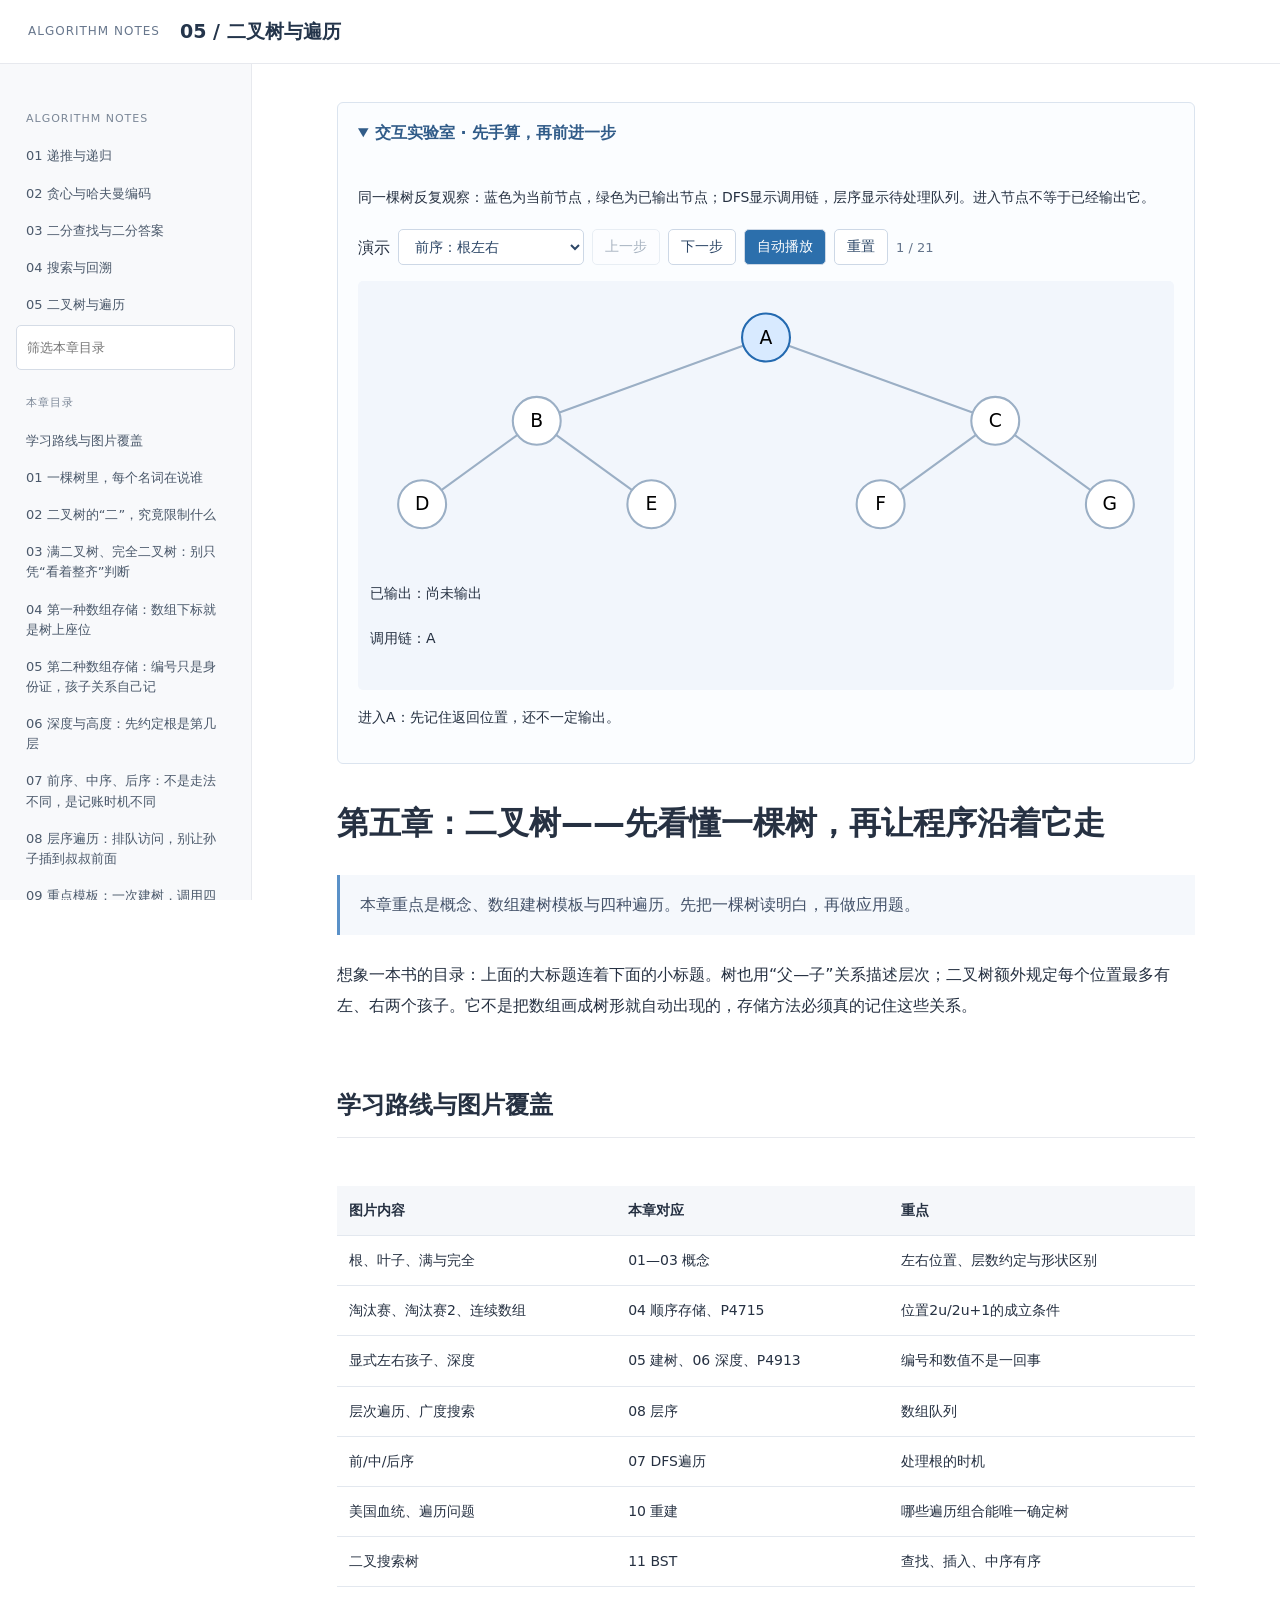
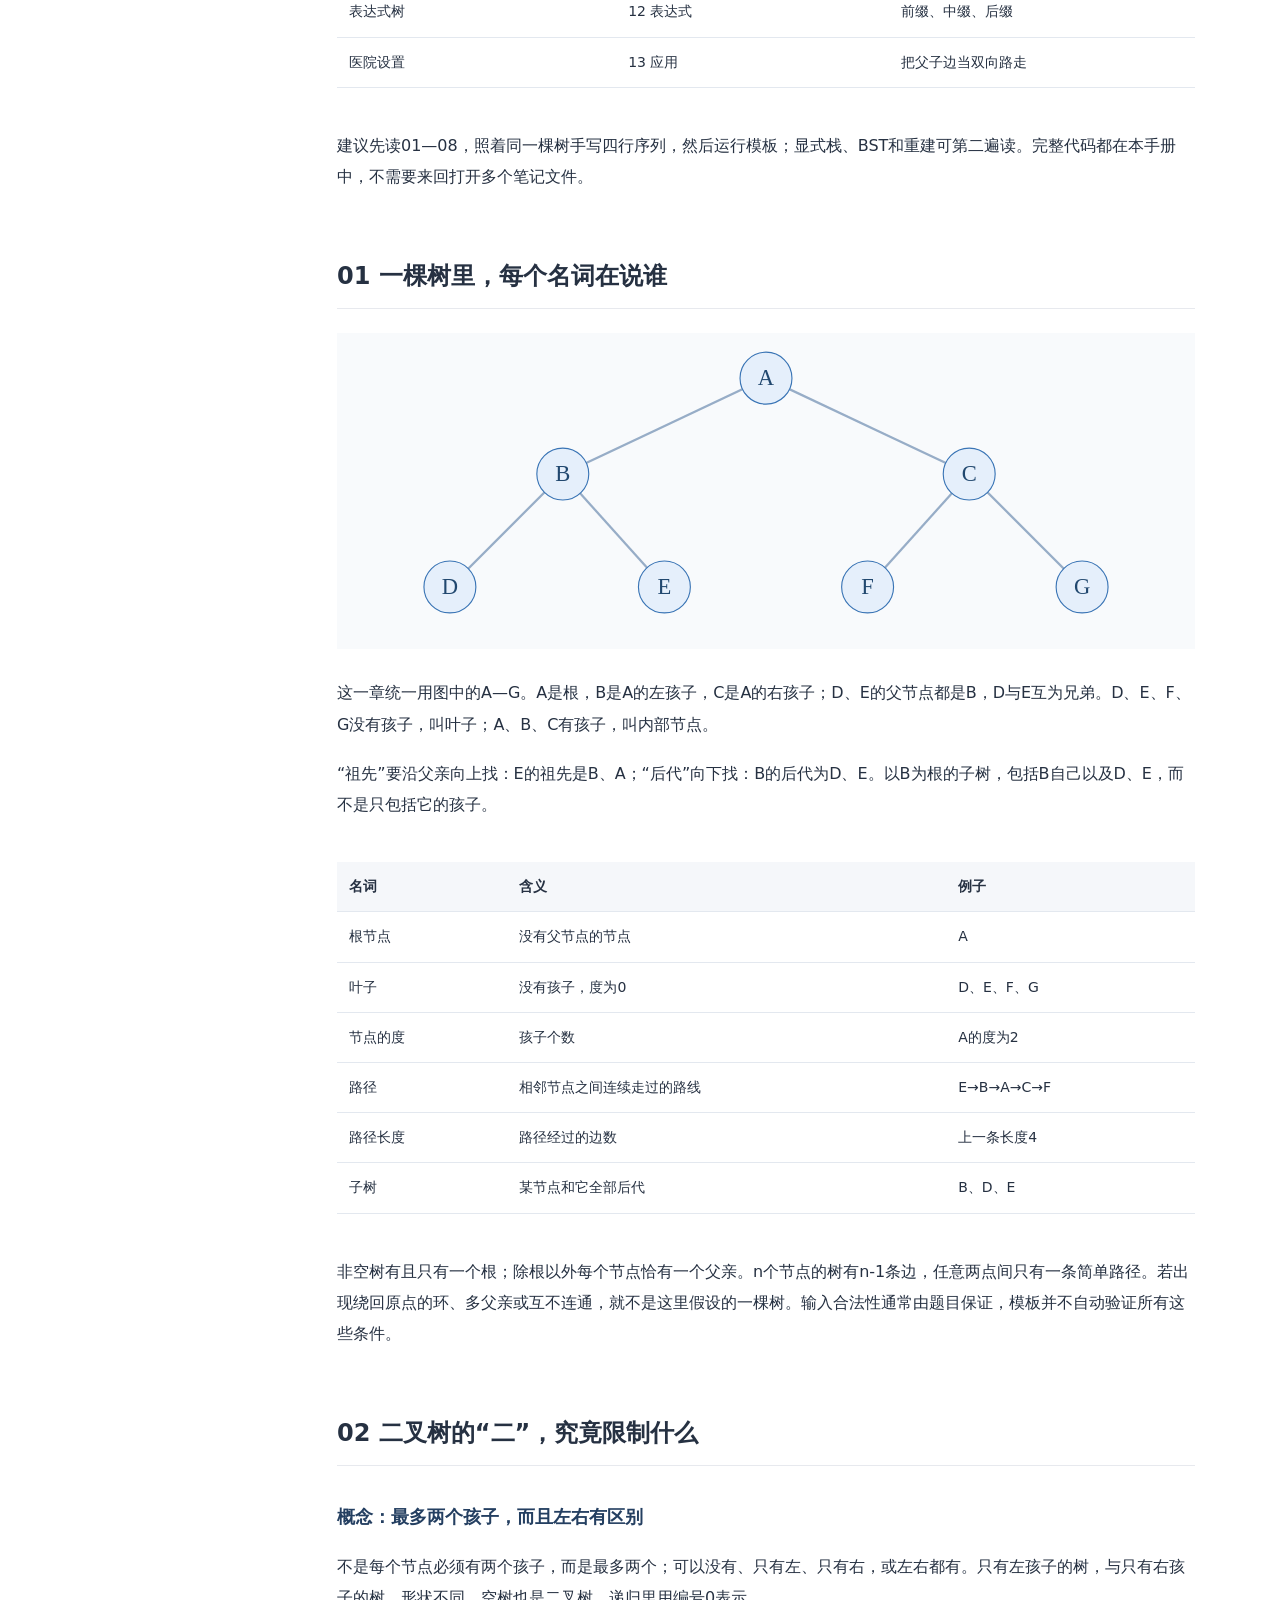
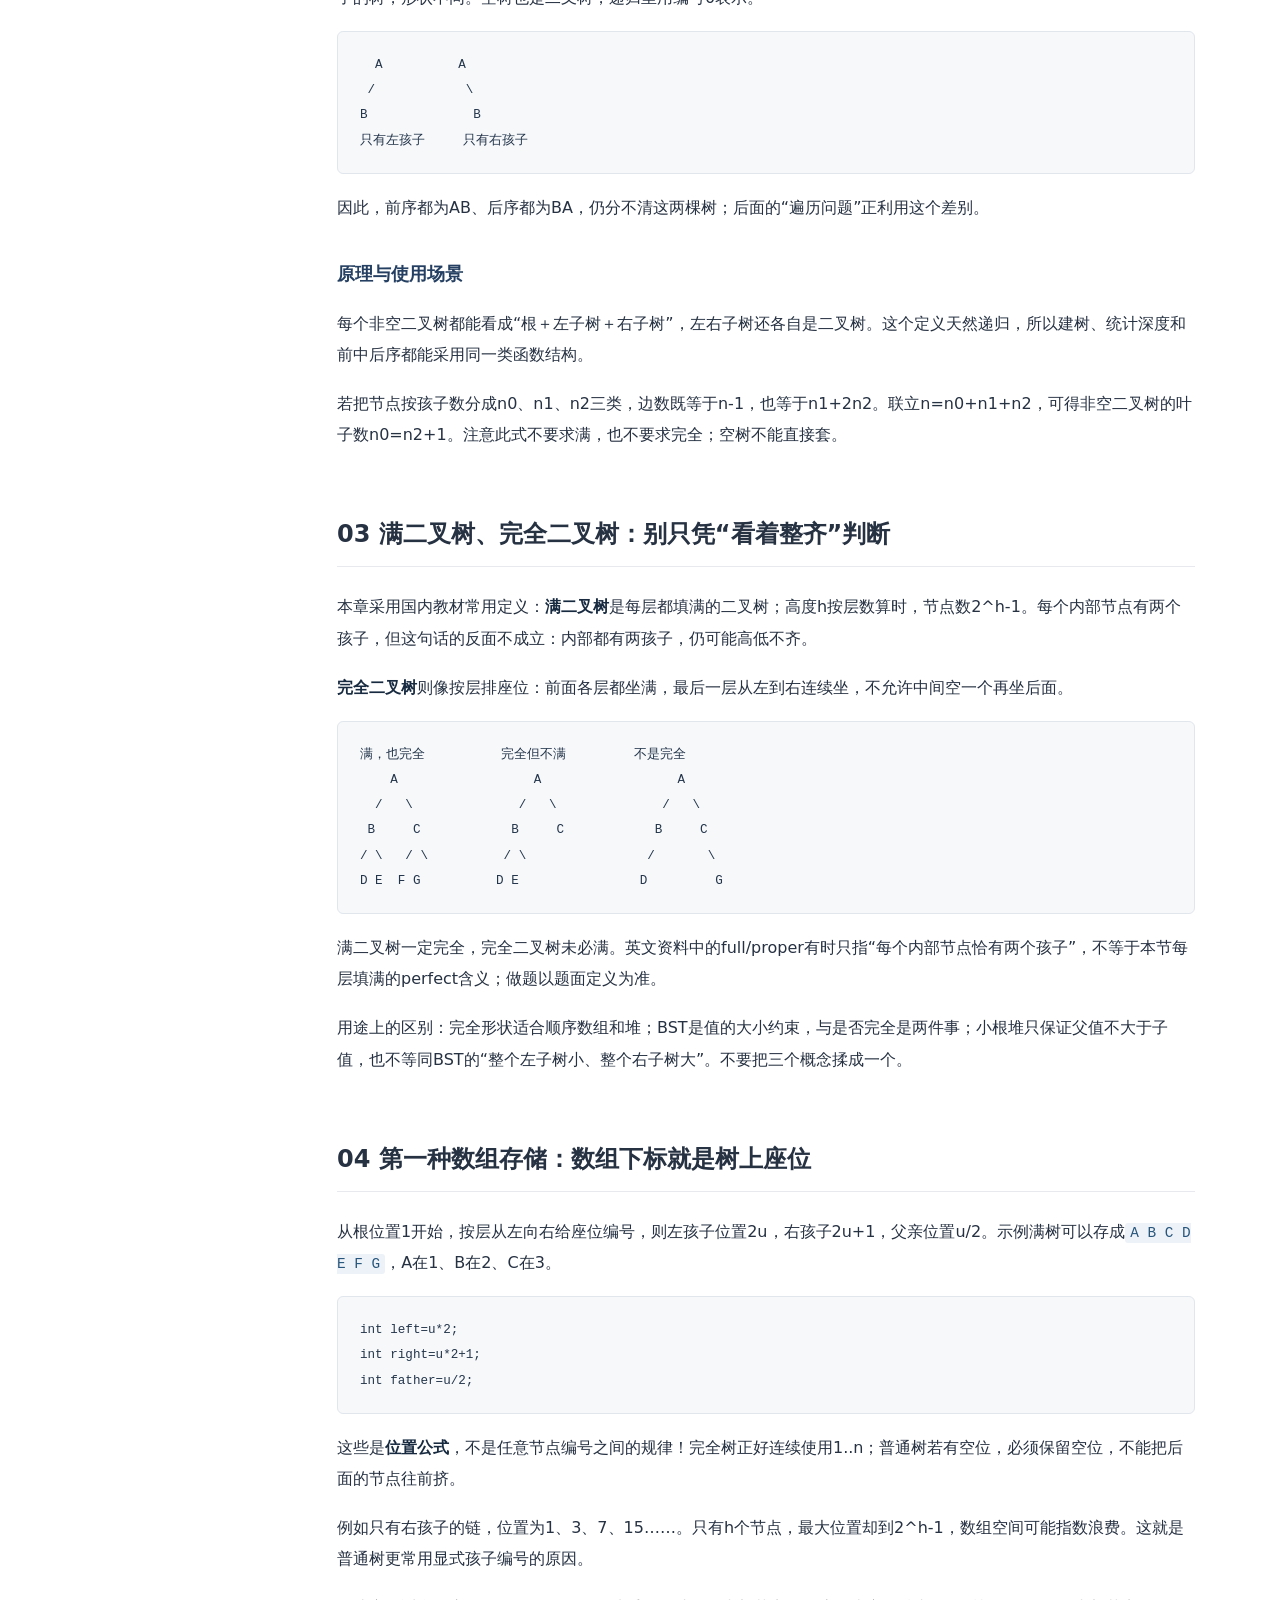
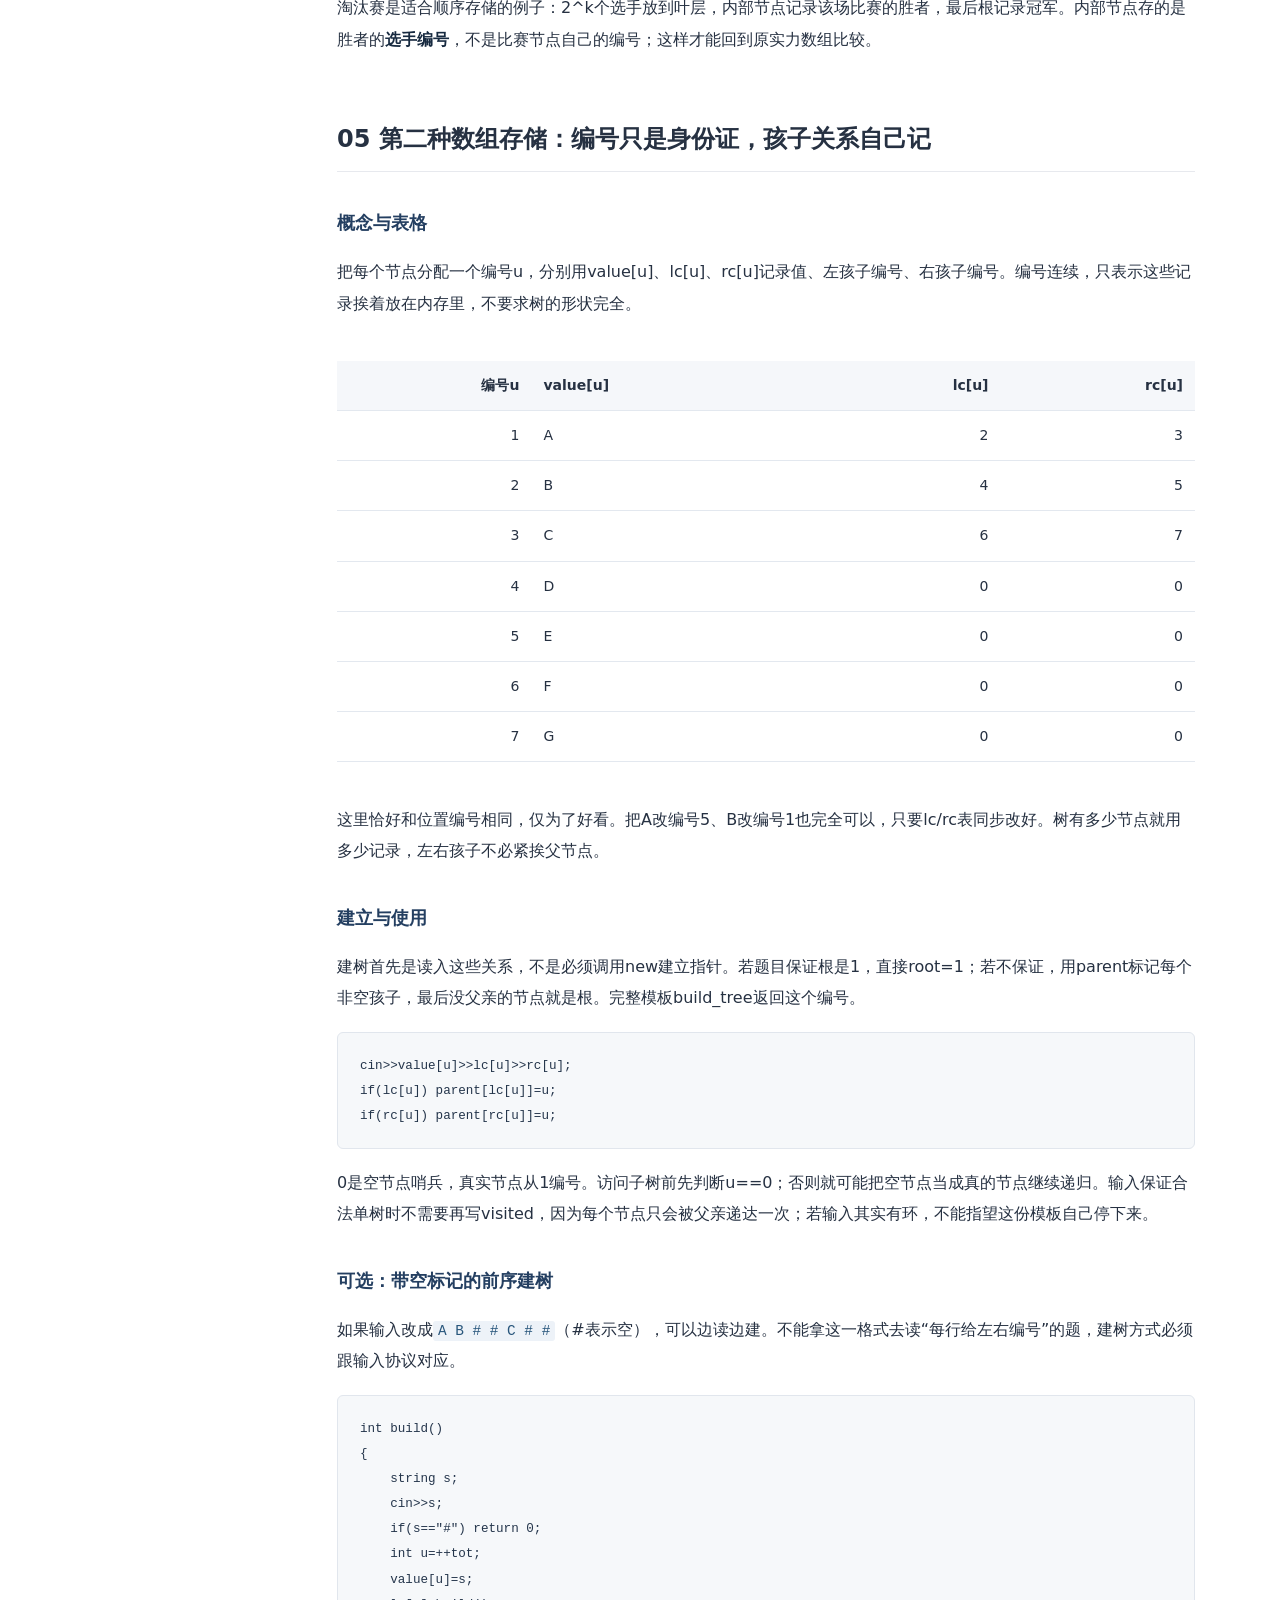
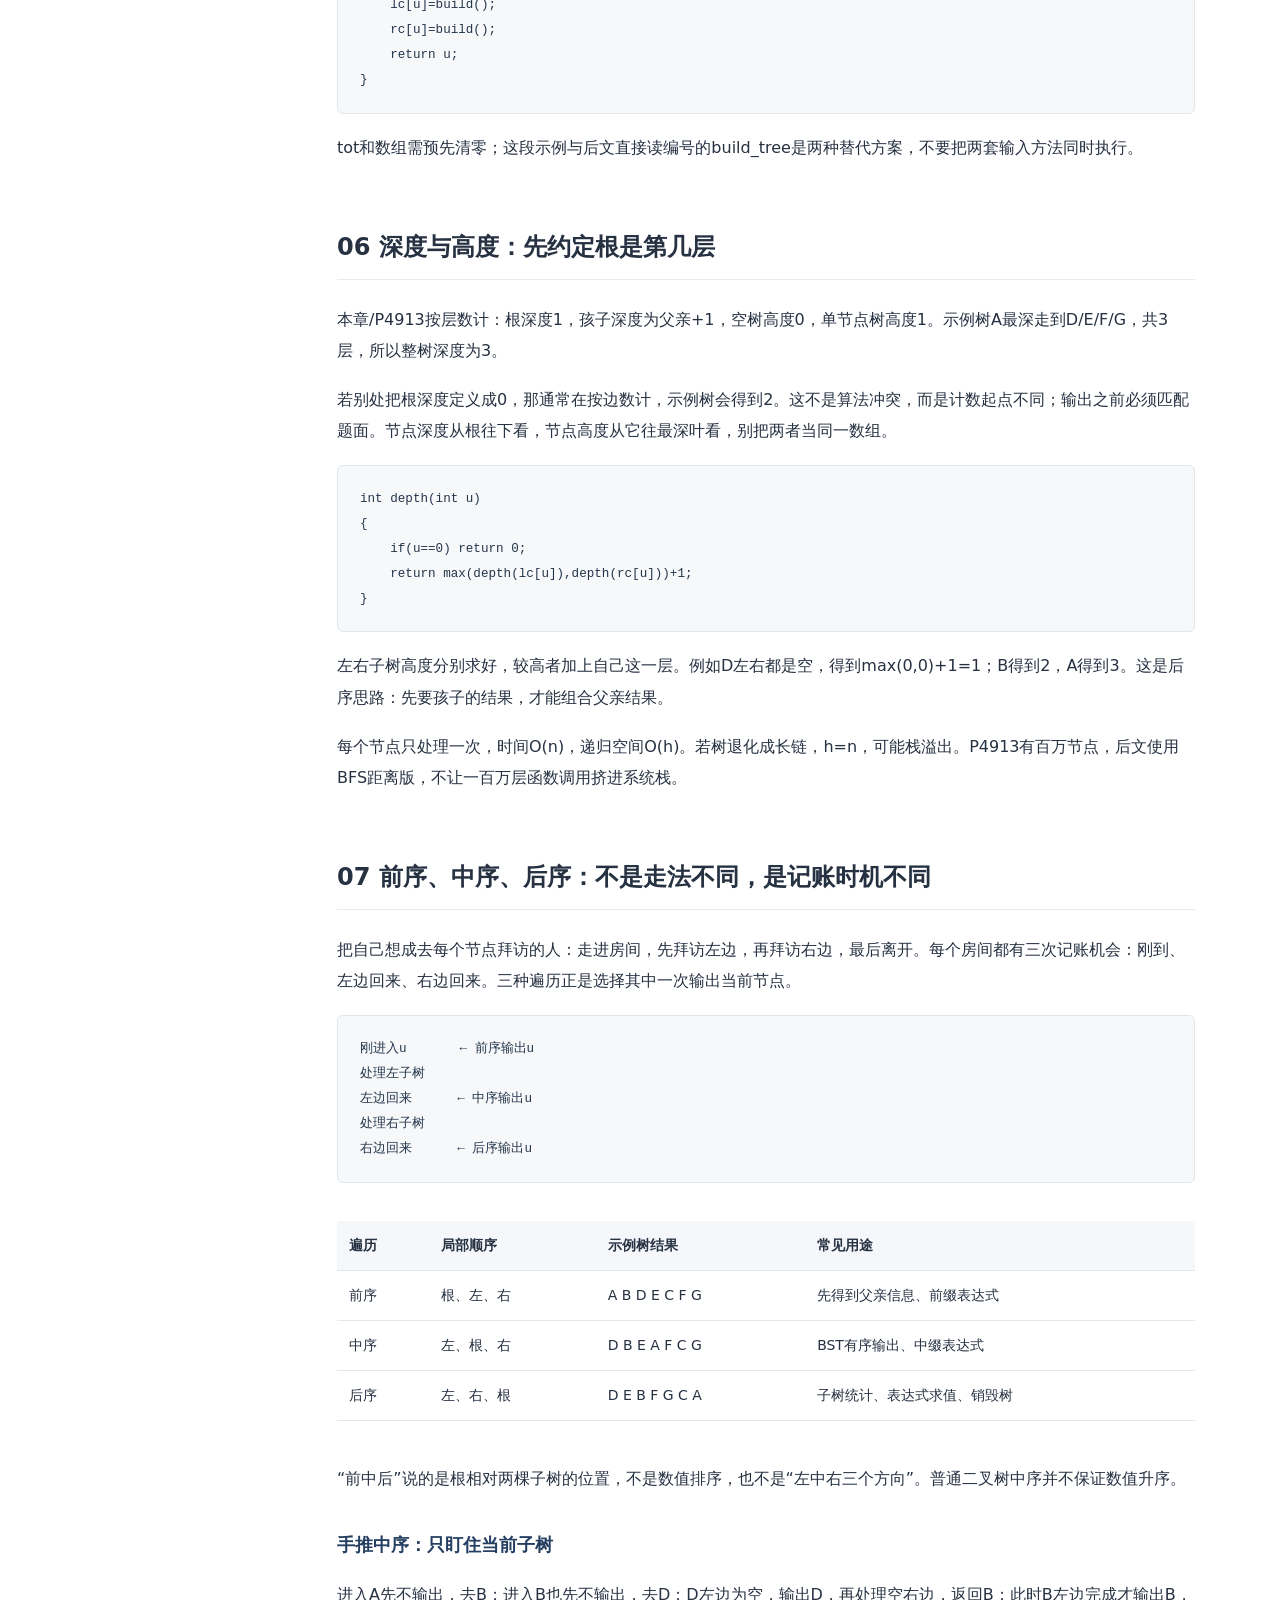
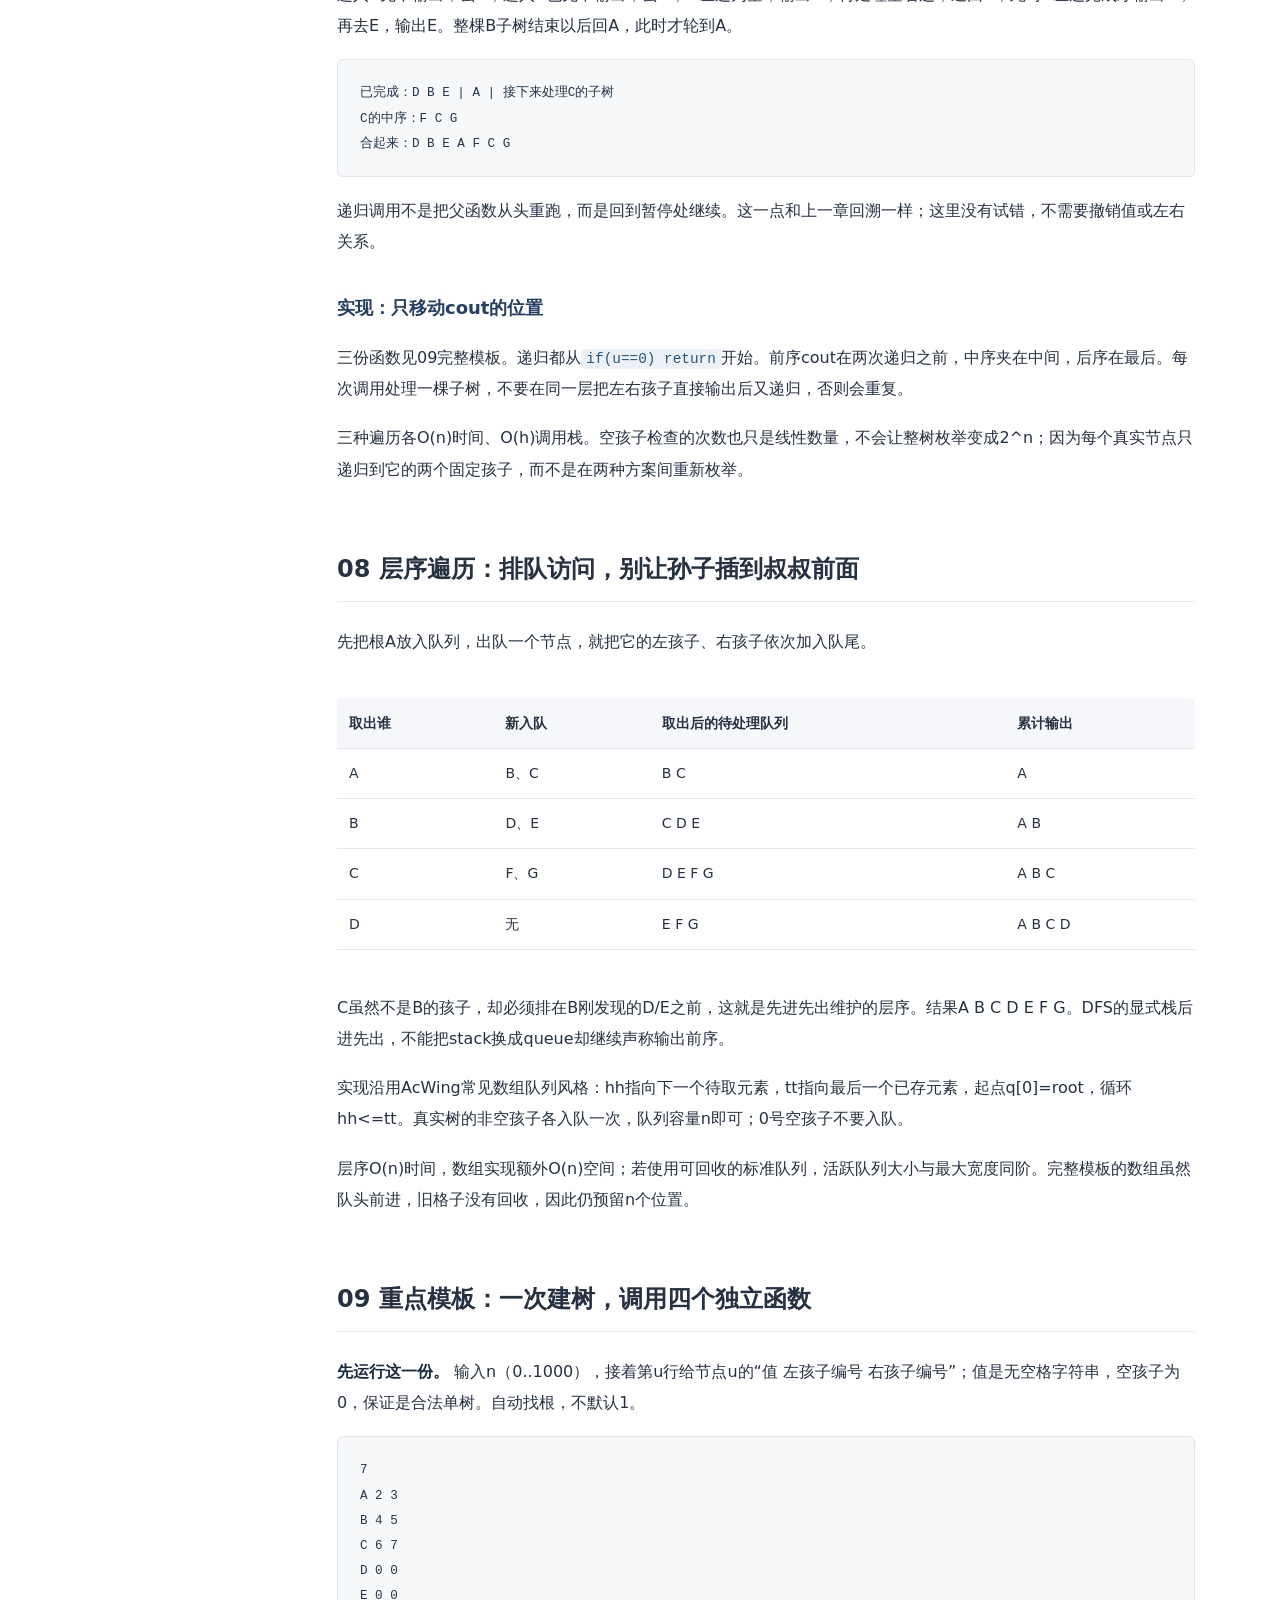
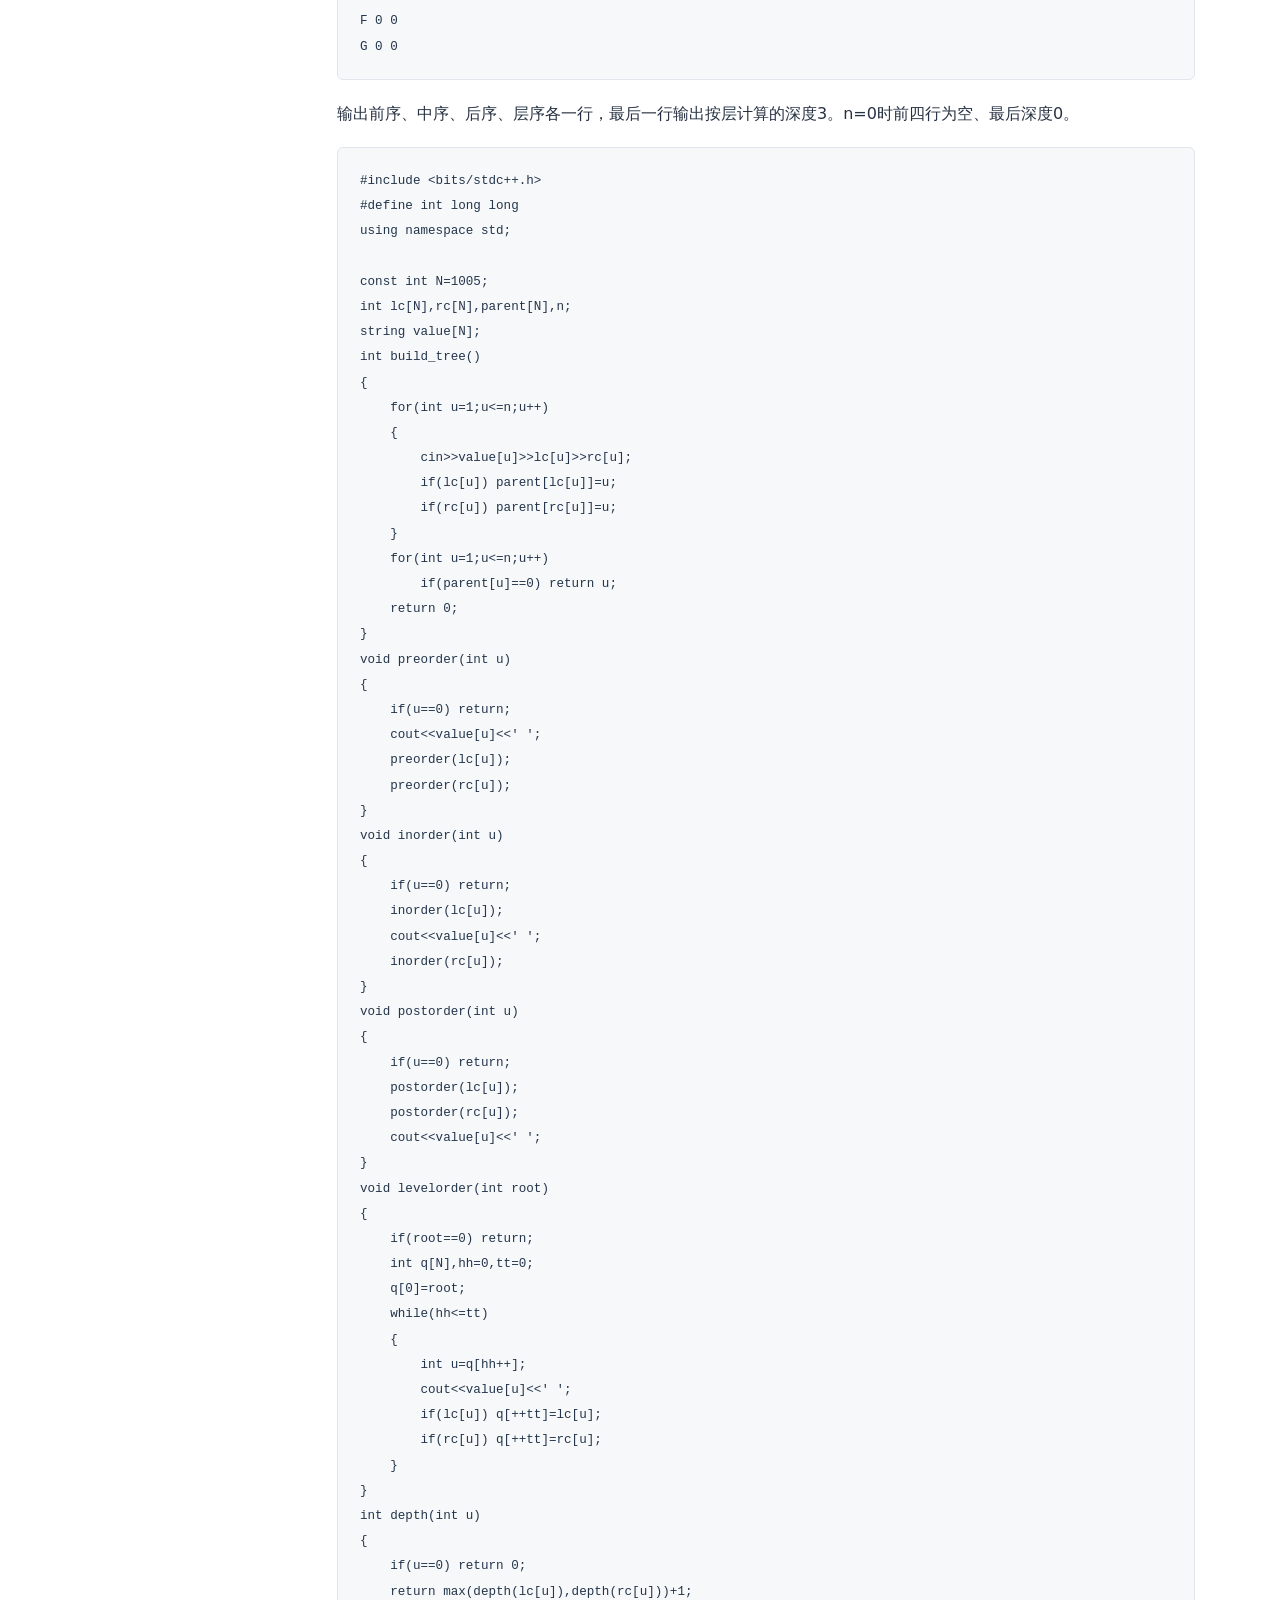
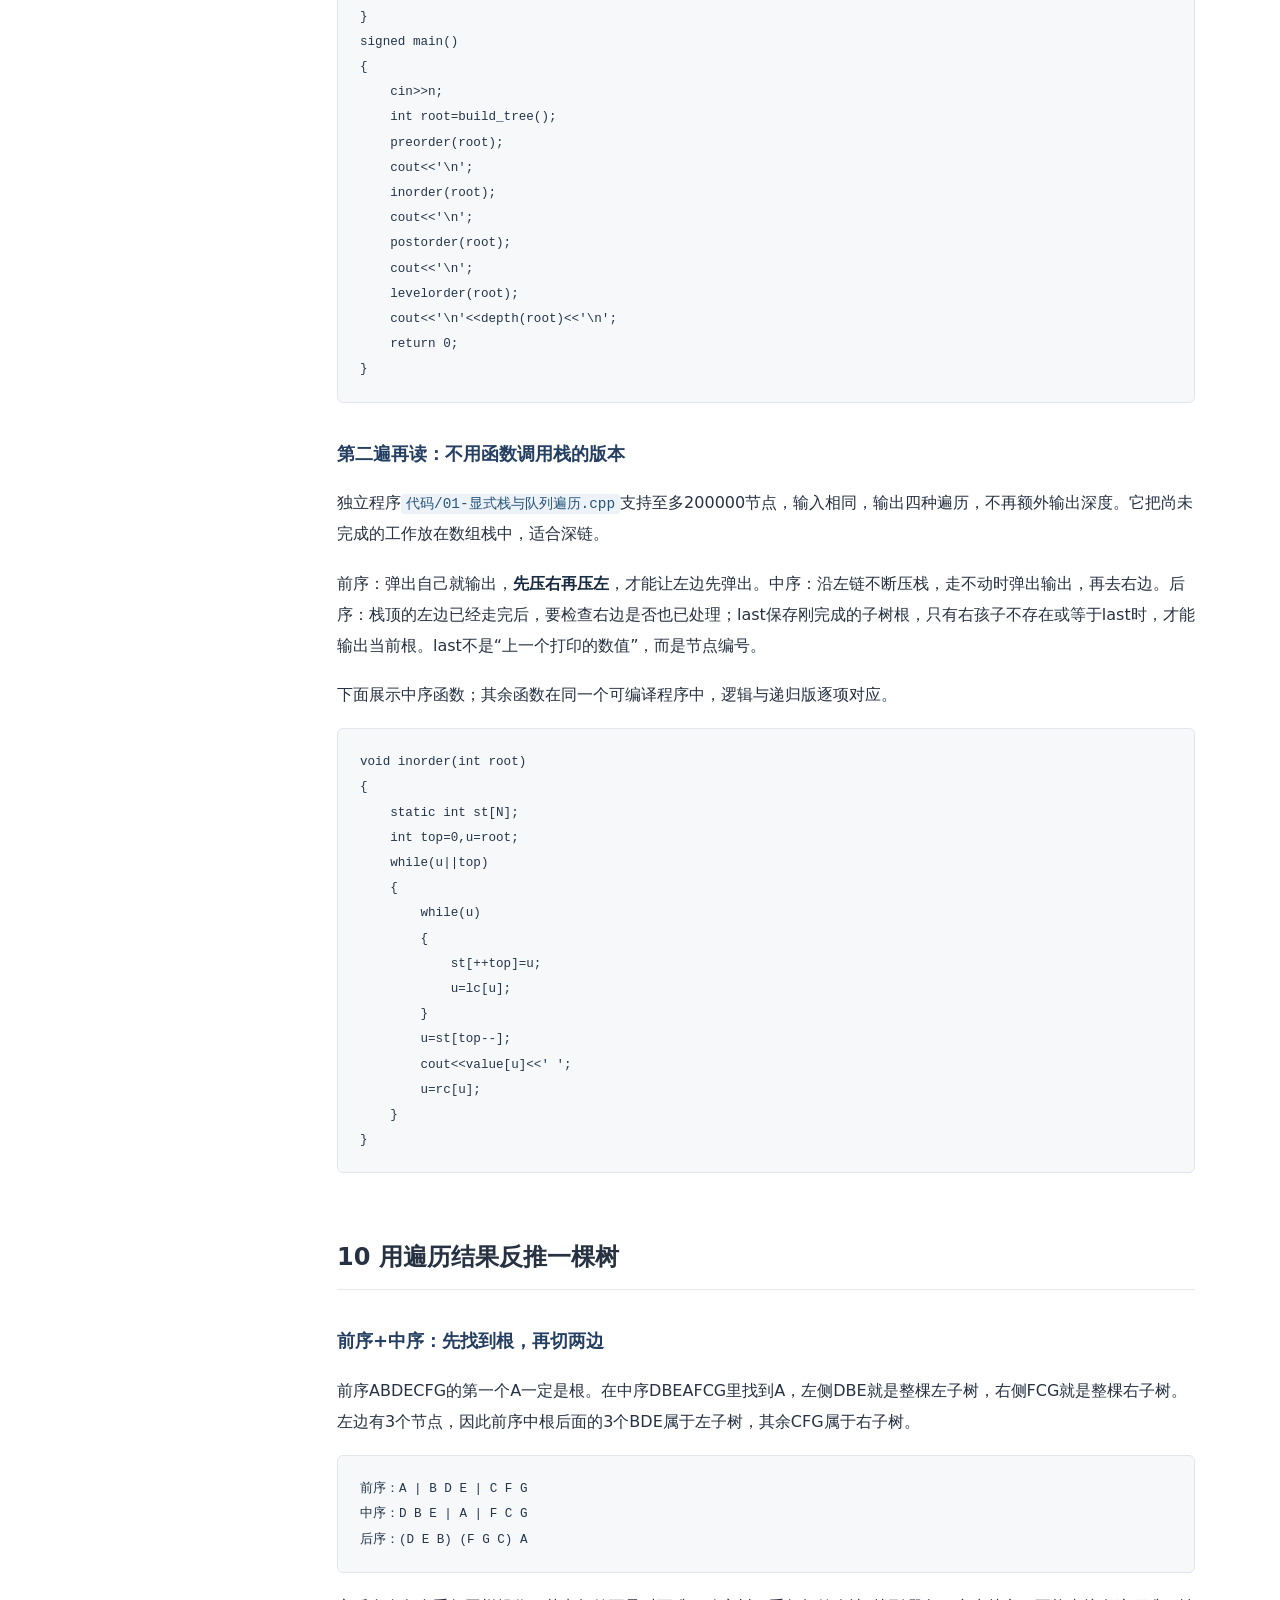
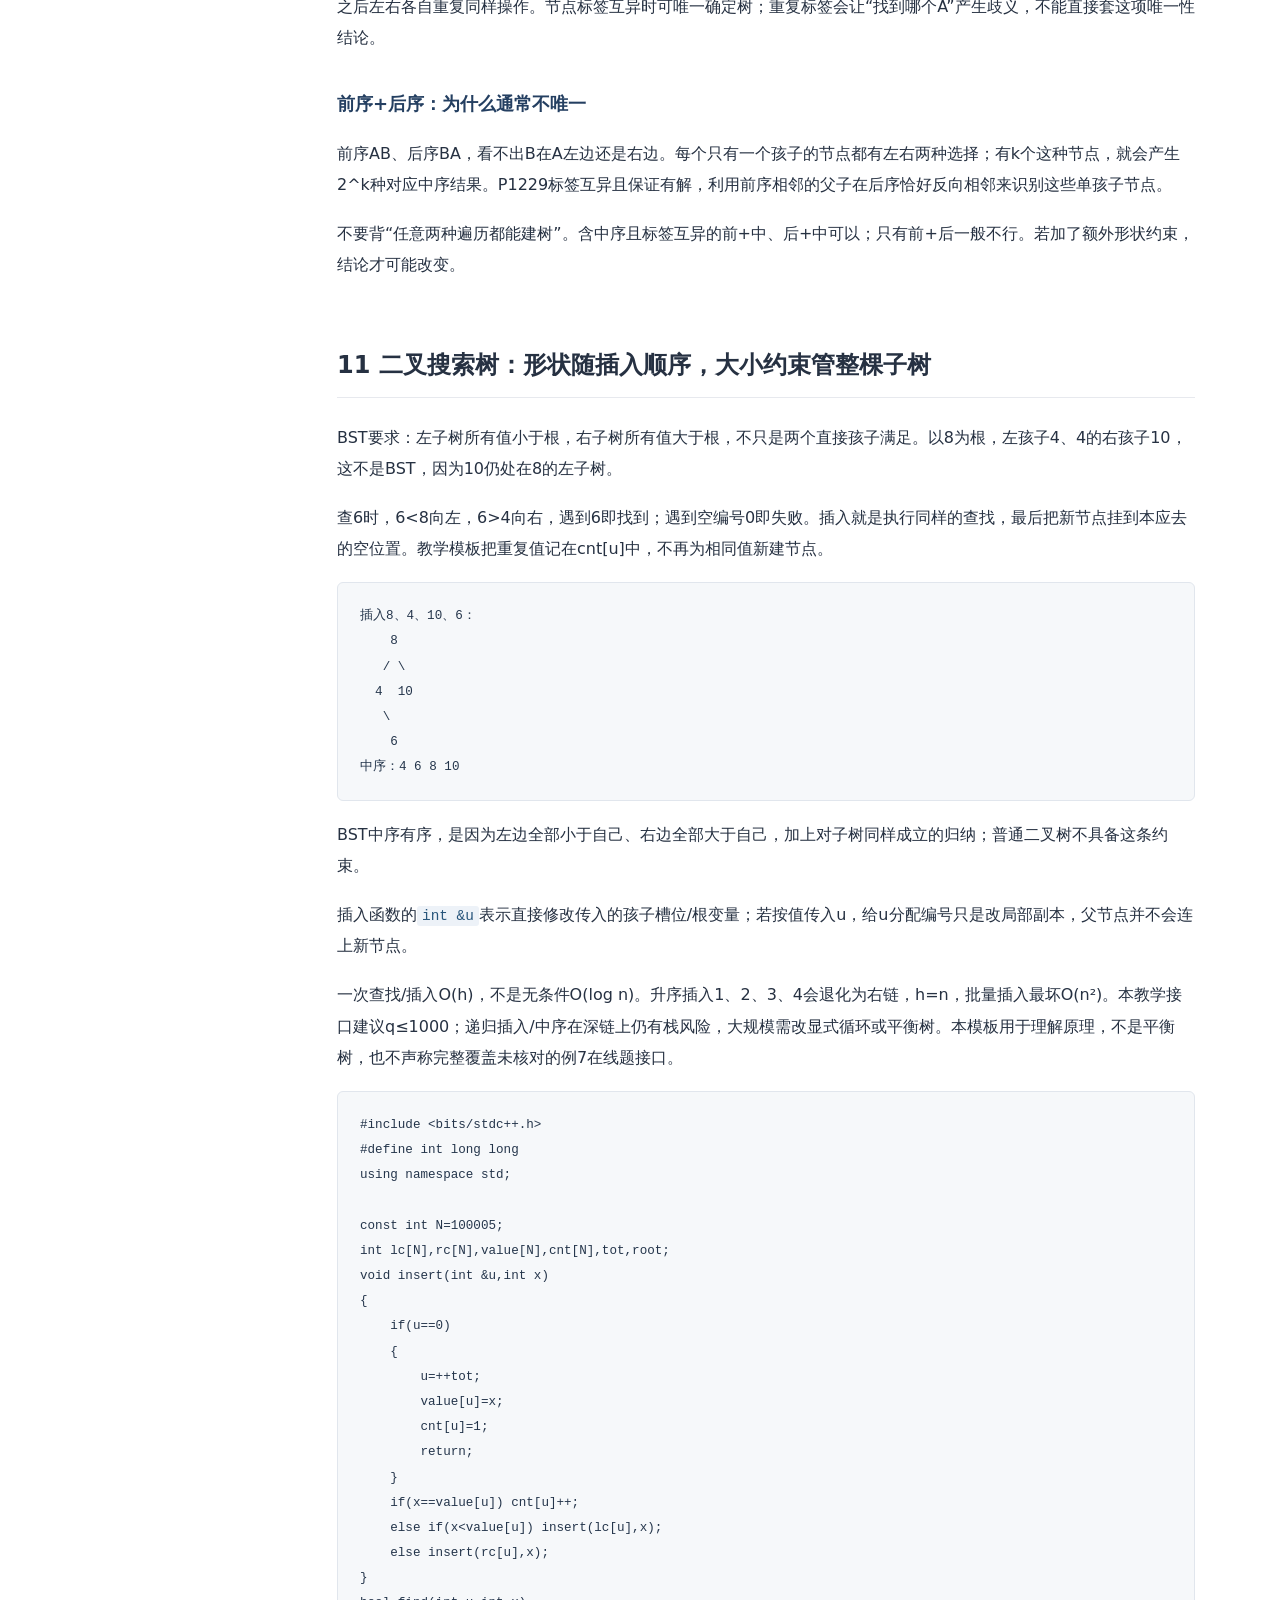
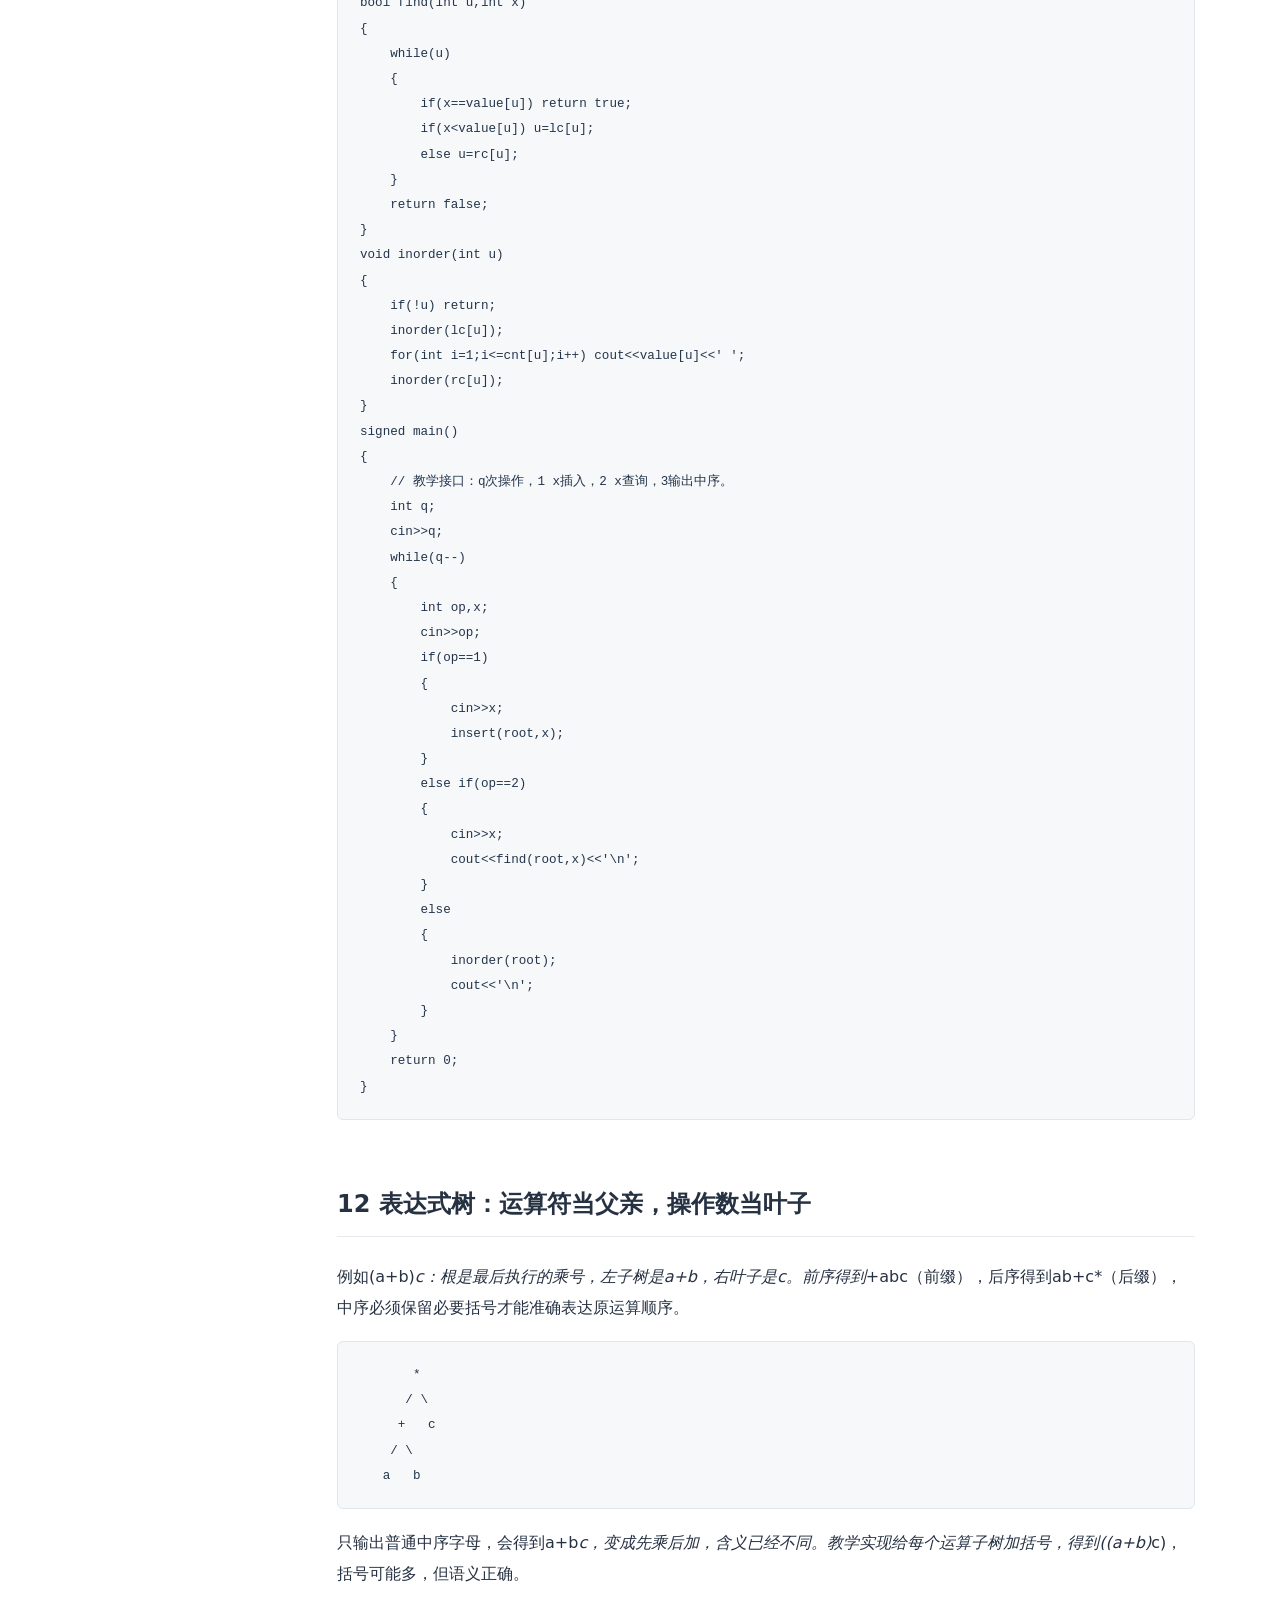
<file: 洛谷深入浅出/05-二叉树/index.html>
<!doctype html><html lang="zh-CN"><head><meta charset="utf-8"><meta name="viewport" content="width=device-width,initial-scale=1"><title>第五章 · 二叉树</title><link rel="stylesheet" href="../阅读主题.css"></head><body><header><small>ALGORITHM NOTES</small><h1>05 / 二叉树与遍历</h1></header><main><nav></nav><details class="lab-wrap" open><summary>交互实验室 · 先手算，再前进一步</summary><section class="lab"><p>同一棵树反复观察：蓝色为当前节点，绿色为已输出节点；DFS显示调用链，层序显示待处理队列。进入节点不等于已经输出它。</p><div class="controls"><label for="scene">演示</label><select id="scene"><option value="pre">前序：根左右</option><option value="in">中序：左根右</option><option value="post">后序：左右根</option><option value="level">层序：队列</option><option value="build">节点编号与左右孩子表</option><option value="shape">满/完全/非完全</option><option value="bst">BST插入</option><option value="expr">后缀表达式建树</option></select><button id="prev">上一步</button><button id="next">下一步</button><button id="play">自动播放</button><button id="reset">重置</button><span id="counter"></span></div><div class="stage" id="stage" role="img" aria-label="二分状态"></div><div class="caption" id="caption" aria-live="polite"></div></section></details><article><p><a id="c0"></a></p>
<h1>第五章：二叉树——先看懂一棵树，再让程序沿着它走</h1>
<!--TOC-->
<h2 id="book-toc">目录</h2>
<ul>
<li><a href="#c1">学习路线与图片覆盖</a></li>
<li><a href="#c2">01 一棵树里，每个名词在说谁</a></li>
<li><a href="#c3">02 二叉树的“二”，究竟限制什么</a></li>
<li><a href="#c4">03 满二叉树、完全二叉树：别只凭“看着整齐”判断</a></li>
<li><a href="#c5">04 第一种数组存储：数组下标就是树上座位</a></li>
<li><a href="#c6">05 第二种数组存储：编号只是身份证，孩子关系自己记</a></li>
<li><a href="#c7">06 深度与高度：先约定根是第几层</a></li>
<li><a href="#c8">07 前序、中序、后序：不是走法不同，是记账时机不同</a></li>
<li><a href="#c9">08 层序遍历：排队访问，别让孙子插到叔叔前面</a></li>
<li><a href="#c10">09 重点模板：一次建树，调用四个独立函数</a></li>
<li><a href="#c11">10 用遍历结果反推一棵树</a></li>
<li><a href="#c12">11 二叉搜索树：形状随插入顺序，大小约束管整棵子树</a></li>
<li><a href="#c13">12 表达式树：运算符当父亲，操作数当叶子</a></li>
<li><a href="#c14">13 对照图片的十个应用位置</a></li>
<li><a href="#c15">14 复习：先画出来，再解释模板每一句</a></li>
<li><a href="#c16">来源与适配说明</a></li>
</ul>
<!--/TOC-->

<blockquote>
<p>本章重点是概念、数组建树模板与四种遍历。先把一棵树读明白，再做应用题。</p>
</blockquote>
<p>想象一本书的目录：上面的大标题连着下面的小标题。树也用“父—子”关系描述层次；二叉树额外规定每个位置最多有左、右两个孩子。它不是把数组画成树形就自动出现的，存储方法必须真的记住这些关系。</p>
<p><a id="c1"></a></p>
<h2>学习路线与图片覆盖</h2>
<table>
<thead>
<tr>
<th>图片内容</th>
<th>本章对应</th>
<th>重点</th>
</tr>
</thead>
<tbody>
<tr>
<td>根、叶子、满与完全</td>
<td>01—03 概念</td>
<td>左右位置、层数约定与形状区别</td>
</tr>
<tr>
<td>淘汰赛、淘汰赛2、连续数组</td>
<td>04 顺序存储、P4715</td>
<td>位置2u/2u+1的成立条件</td>
</tr>
<tr>
<td>显式左右孩子、深度</td>
<td>05 建树、06 深度、P4913</td>
<td>编号和数值不是一回事</td>
</tr>
<tr>
<td>层次遍历、广度搜索</td>
<td>08 层序</td>
<td>数组队列</td>
</tr>
<tr>
<td>前/中/后序</td>
<td>07 DFS遍历</td>
<td>处理根的时机</td>
</tr>
<tr>
<td>美国血统、遍历问题</td>
<td>10 重建</td>
<td>哪些遍历组合能唯一确定树</td>
</tr>
<tr>
<td>二叉搜索树</td>
<td>11 BST</td>
<td>查找、插入、中序有序</td>
</tr>
<tr>
<td>表达式树</td>
<td>12 表达式</td>
<td>前缀、中缀、后缀</td>
</tr>
<tr>
<td>医院设置</td>
<td>13 应用</td>
<td>把父子边当双向路走</td>
</tr>
</tbody>
</table>
<p>建议先读01—08，照着同一棵树手写四行序列，然后运行模板；显式栈、BST和重建可第二遍读。完整代码都在本手册中，不需要来回打开多个笔记文件。</p>
<p><a id="c2"></a></p>
<h2>01 一棵树里，每个名词在说谁</h2>
<p><img alt="贯穿本章的七节点二叉树" src="示例树.svg" /></p>
<p>这一章统一用图中的A—G。A是根，B是A的左孩子，C是A的右孩子；D、E的父节点都是B，D与E互为兄弟。D、E、F、G没有孩子，叫叶子；A、B、C有孩子，叫内部节点。</p>
<p>“祖先”要沿父亲向上找：E的祖先是B、A；“后代”向下找：B的后代为D、E。以B为根的子树，包括B自己以及D、E，而不是只包括它的孩子。</p>
<table>
<thead>
<tr>
<th>名词</th>
<th>含义</th>
<th>例子</th>
</tr>
</thead>
<tbody>
<tr>
<td>根节点</td>
<td>没有父节点的节点</td>
<td>A</td>
</tr>
<tr>
<td>叶子</td>
<td>没有孩子，度为0</td>
<td>D、E、F、G</td>
</tr>
<tr>
<td>节点的度</td>
<td>孩子个数</td>
<td>A的度为2</td>
</tr>
<tr>
<td>路径</td>
<td>相邻节点之间连续走过的路线</td>
<td>E→B→A→C→F</td>
</tr>
<tr>
<td>路径长度</td>
<td>路径经过的边数</td>
<td>上一条长度4</td>
</tr>
<tr>
<td>子树</td>
<td>某节点和它全部后代</td>
<td>B、D、E</td>
</tr>
</tbody>
</table>
<p>非空树有且只有一个根；除根以外每个节点恰有一个父亲。n个节点的树有n-1条边，任意两点间只有一条简单路径。若出现绕回原点的环、多父亲或互不连通，就不是这里假设的一棵树。输入合法性通常由题目保证，模板并不自动验证所有这些条件。</p>
<p><a id="c3"></a></p>
<h2>02 二叉树的“二”，究竟限制什么</h2>
<h3>概念：最多两个孩子，而且左右有区别</h3>
<p>不是每个节点必须有两个孩子，而是最多两个；可以没有、只有左、只有右，或左右都有。只有左孩子的树，与只有右孩子的树，形状不同。空树也是二叉树，递归里用编号0表示。</p>
<pre><code class="language-text">  A          A
 /            \
B              B
只有左孩子     只有右孩子
</code></pre>
<p>因此，前序都为AB、后序都为BA，仍分不清这两棵树；后面的“遍历问题”正利用这个差别。</p>
<h3>原理与使用场景</h3>
<p>每个非空二叉树都能看成“根＋左子树＋右子树”，左右子树还各自是二叉树。这个定义天然递归，所以建树、统计深度和前中后序都能采用同一类函数结构。</p>
<p>若把节点按孩子数分成n0、n1、n2三类，边数既等于n-1，也等于n1+2n2。联立n=n0+n1+n2，可得非空二叉树的叶子数n0=n2+1。注意此式不要求满，也不要求完全；空树不能直接套。</p>
<p><a id="c4"></a></p>
<h2>03 满二叉树、完全二叉树：别只凭“看着整齐”判断</h2>
<p>本章采用国内教材常用定义：<strong>满二叉树</strong>是每层都填满的二叉树；高度h按层数算时，节点数2^h-1。每个内部节点有两个孩子，但这句话的反面不成立：内部都有两孩子，仍可能高低不齐。</p>
<p><strong>完全二叉树</strong>则像按层排座位：前面各层都坐满，最后一层从左到右连续坐，不允许中间空一个再坐后面。</p>
<pre><code class="language-text">满，也完全          完全但不满         不是完全
    A                  A                  A
  /   \              /   \              /   \
 B     C            B     C            B     C
/ \   / \          / \                /       \
D E  F G          D E                D         G
</code></pre>
<p>满二叉树一定完全，完全二叉树未必满。英文资料中的full/proper有时只指“每个内部节点恰有两个孩子”，不等于本节每层填满的perfect含义；做题以题面定义为准。</p>
<p>用途上的区别：完全形状适合顺序数组和堆；BST是值的大小约束，与是否完全是两件事；小根堆只保证父值不大于子值，也不等同BST的“整个左子树小、整个右子树大”。不要把三个概念揉成一个。</p>
<p><a id="c5"></a></p>
<h2>04 第一种数组存储：数组下标就是树上座位</h2>
<p>从根位置1开始，按层从左向右给座位编号，则左孩子位置2u，右孩子2u+1，父亲位置u/2。示例满树可以存成<code>A B C D E F G</code>，A在1、B在2、C在3。</p>
<pre><code class="language-cpp">int left=u*2;
int right=u*2+1;
int father=u/2;
</code></pre>
<p>这些是<strong>位置公式</strong>，不是任意节点编号之间的规律！完全树正好连续使用1..n；普通树若有空位，必须保留空位，不能把后面的节点往前挤。</p>
<p>例如只有右孩子的链，位置为1、3、7、15……。只有h个节点，最大位置却到2^h-1，数组空间可能指数浪费。这就是普通树更常用显式孩子编号的原因。</p>
<p>淘汰赛是适合顺序存储的例子：2^k个选手放到叶层，内部节点记录该场比赛的胜者，最后根记录冠军。内部节点存的是胜者的<strong>选手编号</strong>，不是比赛节点自己的编号；这样才能回到原实力数组比较。</p>
<p><a id="c6"></a></p>
<h2>05 第二种数组存储：编号只是身份证，孩子关系自己记</h2>
<h3>概念与表格</h3>
<p>把每个节点分配一个编号u，分别用value[u]、lc[u]、rc[u]记录值、左孩子编号、右孩子编号。编号连续，只表示这些记录挨着放在内存里，不要求树的形状完全。</p>
<table>
<thead>
<tr>
<th style="text-align: right;">编号u</th>
<th>value[u]</th>
<th style="text-align: right;">lc[u]</th>
<th style="text-align: right;">rc[u]</th>
</tr>
</thead>
<tbody>
<tr>
<td style="text-align: right;">1</td>
<td>A</td>
<td style="text-align: right;">2</td>
<td style="text-align: right;">3</td>
</tr>
<tr>
<td style="text-align: right;">2</td>
<td>B</td>
<td style="text-align: right;">4</td>
<td style="text-align: right;">5</td>
</tr>
<tr>
<td style="text-align: right;">3</td>
<td>C</td>
<td style="text-align: right;">6</td>
<td style="text-align: right;">7</td>
</tr>
<tr>
<td style="text-align: right;">4</td>
<td>D</td>
<td style="text-align: right;">0</td>
<td style="text-align: right;">0</td>
</tr>
<tr>
<td style="text-align: right;">5</td>
<td>E</td>
<td style="text-align: right;">0</td>
<td style="text-align: right;">0</td>
</tr>
<tr>
<td style="text-align: right;">6</td>
<td>F</td>
<td style="text-align: right;">0</td>
<td style="text-align: right;">0</td>
</tr>
<tr>
<td style="text-align: right;">7</td>
<td>G</td>
<td style="text-align: right;">0</td>
<td style="text-align: right;">0</td>
</tr>
</tbody>
</table>
<p>这里恰好和位置编号相同，仅为了好看。把A改编号5、B改编号1也完全可以，只要lc/rc表同步改好。树有多少节点就用多少记录，左右孩子不必紧挨父节点。</p>
<h3>建立与使用</h3>
<p>建树首先是读入这些关系，不是必须调用new建立指针。若题目保证根是1，直接root=1；若不保证，用parent标记每个非空孩子，最后没父亲的节点就是根。完整模板build_tree返回这个编号。</p>
<pre><code class="language-cpp">cin&gt;&gt;value[u]&gt;&gt;lc[u]&gt;&gt;rc[u];
if(lc[u]) parent[lc[u]]=u;
if(rc[u]) parent[rc[u]]=u;
</code></pre>
<p>0是空节点哨兵，真实节点从1编号。访问子树前先判断u==0；否则就可能把空节点当成真的节点继续递归。输入保证合法单树时不需要再写visited，因为每个节点只会被父亲递达一次；若输入其实有环，不能指望这份模板自己停下来。</p>
<h3>可选：带空标记的前序建树</h3>
<p>如果输入改成<code>A B # # C # #</code>（#表示空），可以边读边建。不能拿这一格式去读“每行给左右编号”的题，建树方式必须跟输入协议对应。</p>
<pre><code class="language-cpp">int build()
{
    string s;
    cin&gt;&gt;s;
    if(s==&quot;#&quot;) return 0;
    int u=++tot;
    value[u]=s;
    lc[u]=build();
    rc[u]=build();
    return u;
}
</code></pre>
<p>tot和数组需预先清零；这段示例与后文直接读编号的build_tree是两种替代方案，不要把两套输入方法同时执行。</p>
<p><a id="c7"></a></p>
<h2>06 深度与高度：先约定根是第几层</h2>
<p>本章/P4913按层数计：根深度1，孩子深度为父亲+1，空树高度0，单节点树高度1。示例树A最深走到D/E/F/G，共3层，所以整树深度为3。</p>
<p>若别处把根深度定义成0，那通常在按边数计，示例树会得到2。这不是算法冲突，而是计数起点不同；输出之前必须匹配题面。节点深度从根往下看，节点高度从它往最深叶看，别把两者当同一数组。</p>
<pre><code class="language-cpp">int depth(int u)
{
    if(u==0) return 0;
    return max(depth(lc[u]),depth(rc[u]))+1;
}
</code></pre>
<p>左右子树高度分别求好，较高者加上自己这一层。例如D左右都是空，得到max(0,0)+1=1；B得到2，A得到3。这是后序思路：先要孩子的结果，才能组合父亲结果。</p>
<p>每个节点只处理一次，时间O(n)，递归空间O(h)。若树退化成长链，h=n，可能栈溢出。P4913有百万节点，后文使用BFS距离版，不让一百万层函数调用挤进系统栈。</p>
<p><a id="c8"></a></p>
<h2>07 前序、中序、后序：不是走法不同，是记账时机不同</h2>
<p>把自己想成去每个节点拜访的人：走进房间，先拜访左边，再拜访右边，最后离开。每个房间都有三次记账机会：刚到、左边回来、右边回来。三种遍历正是选择其中一次输出当前节点。</p>
<pre><code class="language-text">刚进入u       ← 前序输出u
处理左子树
左边回来      ← 中序输出u
处理右子树
右边回来      ← 后序输出u
</code></pre>
<table>
<thead>
<tr>
<th>遍历</th>
<th>局部顺序</th>
<th>示例树结果</th>
<th>常见用途</th>
</tr>
</thead>
<tbody>
<tr>
<td>前序</td>
<td>根、左、右</td>
<td>A B D E C F G</td>
<td>先得到父亲信息、前缀表达式</td>
</tr>
<tr>
<td>中序</td>
<td>左、根、右</td>
<td>D B E A F C G</td>
<td>BST有序输出、中缀表达式</td>
</tr>
<tr>
<td>后序</td>
<td>左、右、根</td>
<td>D E B F G C A</td>
<td>子树统计、表达式求值、销毁树</td>
</tr>
</tbody>
</table>
<p>“前中后”说的是根相对两棵子树的位置，不是数值排序，也不是“左中右三个方向”。普通二叉树中序并不保证数值升序。</p>
<h3>手推中序：只盯住当前子树</h3>
<p>进入A先不输出，去B；进入B也先不输出，去D；D左边为空，输出D，再处理空右边，返回B；此时B左边完成才输出B，再去E，输出E。整棵B子树结束以后回A，此时才轮到A。</p>
<pre><code class="language-text">已完成：D B E | A | 接下来处理C的子树
C的中序：F C G
合起来：D B E A F C G
</code></pre>
<p>递归调用不是把父函数从头重跑，而是回到暂停处继续。这一点和上一章回溯一样；这里没有试错，不需要撤销值或左右关系。</p>
<h3>实现：只移动cout的位置</h3>
<p>三份函数见09完整模板。递归都从<code>if(u==0) return</code>开始。前序cout在两次递归之前，中序夹在中间，后序在最后。每次调用处理一棵子树，不要在同一层把左右孩子直接输出后又递归，否则会重复。</p>
<p>三种遍历各O(n)时间、O(h)调用栈。空孩子检查的次数也只是线性数量，不会让整树枚举变成2^n；因为每个真实节点只递归到它的两个固定孩子，而不是在两种方案间重新枚举。</p>
<p><a id="c9"></a></p>
<h2>08 层序遍历：排队访问，别让孙子插到叔叔前面</h2>
<p>先把根A放入队列，出队一个节点，就把它的左孩子、右孩子依次加入队尾。</p>
<table>
<thead>
<tr>
<th>取出谁</th>
<th>新入队</th>
<th>取出后的待处理队列</th>
<th>累计输出</th>
</tr>
</thead>
<tbody>
<tr>
<td>A</td>
<td>B、C</td>
<td>B C</td>
<td>A</td>
</tr>
<tr>
<td>B</td>
<td>D、E</td>
<td>C D E</td>
<td>A B</td>
</tr>
<tr>
<td>C</td>
<td>F、G</td>
<td>D E F G</td>
<td>A B C</td>
</tr>
<tr>
<td>D</td>
<td>无</td>
<td>E F G</td>
<td>A B C D</td>
</tr>
</tbody>
</table>
<p>C虽然不是B的孩子，却必须排在B刚发现的D/E之前，这就是先进先出维护的层序。结果A B C D E F G。DFS的显式栈后进先出，不能把stack换成queue却继续声称输出前序。</p>
<p>实现沿用AcWing常见数组队列风格：hh指向下一个待取元素，tt指向最后一个已存元素，起点q[0]=root，循环hh&lt;=tt。真实树的非空孩子各入队一次，队列容量n即可；0号空孩子不要入队。</p>
<p>层序O(n)时间，数组实现额外O(n)空间；若使用可回收的标准队列，活跃队列大小与最大宽度同阶。完整模板的数组虽然队头前进，旧格子没有回收，因此仍预留n个位置。</p>
<p><a id="c10"></a></p>
<h2>09 重点模板：一次建树，调用四个独立函数</h2>
<p><strong>先运行这一份。</strong> 输入n（0..1000），接着第u行给节点u的“值 左孩子编号 右孩子编号”；值是无空格字符串，空孩子为0，保证是合法单树。自动找根，不默认1。</p>
<pre><code class="language-text">7
A 2 3
B 4 5
C 6 7
D 0 0
E 0 0
F 0 0
G 0 0
</code></pre>
<p>输出前序、中序、后序、层序各一行，最后一行输出按层计算的深度3。n=0时前四行为空、最后深度0。</p>
<pre><code class="language-cpp">#include &lt;bits/stdc++.h&gt;
#define int long long
using namespace std;

const int N=1005;
int lc[N],rc[N],parent[N],n;
string value[N];
int build_tree()
{
    for(int u=1;u&lt;=n;u++)
    {
        cin&gt;&gt;value[u]&gt;&gt;lc[u]&gt;&gt;rc[u];
        if(lc[u]) parent[lc[u]]=u;
        if(rc[u]) parent[rc[u]]=u;
    }
    for(int u=1;u&lt;=n;u++)
        if(parent[u]==0) return u;
    return 0;
}
void preorder(int u)
{
    if(u==0) return;
    cout&lt;&lt;value[u]&lt;&lt;' ';
    preorder(lc[u]);
    preorder(rc[u]);
}
void inorder(int u)
{
    if(u==0) return;
    inorder(lc[u]);
    cout&lt;&lt;value[u]&lt;&lt;' ';
    inorder(rc[u]);
}
void postorder(int u)
{
    if(u==0) return;
    postorder(lc[u]);
    postorder(rc[u]);
    cout&lt;&lt;value[u]&lt;&lt;' ';
}
void levelorder(int root)
{
    if(root==0) return;
    int q[N],hh=0,tt=0;
    q[0]=root;
    while(hh&lt;=tt)
    {
        int u=q[hh++];
        cout&lt;&lt;value[u]&lt;&lt;' ';
        if(lc[u]) q[++tt]=lc[u];
        if(rc[u]) q[++tt]=rc[u];
    }
}
int depth(int u)
{
    if(u==0) return 0;
    return max(depth(lc[u]),depth(rc[u]))+1;
}
signed main()
{
    cin&gt;&gt;n;
    int root=build_tree();
    preorder(root);
    cout&lt;&lt;'\n';
    inorder(root);
    cout&lt;&lt;'\n';
    postorder(root);
    cout&lt;&lt;'\n';
    levelorder(root);
    cout&lt;&lt;'\n'&lt;&lt;depth(root)&lt;&lt;'\n';
    return 0;
}
</code></pre>
<h3>第二遍再读：不用函数调用栈的版本</h3>
<p>独立程序<code>代码/01-显式栈与队列遍历.cpp</code>支持至多200000节点，输入相同，输出四种遍历，不再额外输出深度。它把尚未完成的工作放在数组栈中，适合深链。</p>
<p>前序：弹出自己就输出，<strong>先压右再压左</strong>，才能让左边先弹出。中序：沿左链不断压栈，走不动时弹出输出，再去右边。后序：栈顶的左边已经走完后，要检查右边是否也已处理；last保存刚完成的子树根，只有右孩子不存在或等于last时，才能输出当前根。last不是“上一个打印的数值”，而是节点编号。</p>
<p>下面展示中序函数；其余函数在同一个可编译程序中，逻辑与递归版逐项对应。</p>
<pre><code class="language-cpp">void inorder(int root)
{
    static int st[N];
    int top=0,u=root;
    while(u||top)
    {
        while(u)
        {
            st[++top]=u;
            u=lc[u];
        }
        u=st[top--];
        cout&lt;&lt;value[u]&lt;&lt;' ';
        u=rc[u];
    }
}
</code></pre>
<p><a id="c11"></a></p>
<h2>10 用遍历结果反推一棵树</h2>
<h3>前序+中序：先找到根，再切两边</h3>
<p>前序ABDECFG的第一个A一定是根。在中序DBEAFCG里找到A，左侧DBE就是整棵左子树，右侧FCG就是整棵右子树。左边有3个节点，因此前序中根后面的3个BDE属于左子树，其余CFG属于右子树。</p>
<pre><code class="language-text">前序：A | B D E | C F G
中序：D B E | A | F C G
后序：(D E B) (F G C) A
</code></pre>
<p>之后左右各自重复同样操作。节点标签互异时可唯一确定树；重复标签会让“找到哪个A”产生歧义，不能直接套这项唯一性结论。</p>
<h3>前序+后序：为什么通常不唯一</h3>
<p>前序AB、后序BA，看不出B在A左边还是右边。每个只有一个孩子的节点都有左右两种选择；有k个这种节点，就会产生2^k种对应中序结果。P1229标签互异且保证有解，利用前序相邻的父子在后序恰好反向相邻来识别这些单孩子节点。</p>
<p>不要背“任意两种遍历都能建树”。含中序且标签互异的前+中、后+中可以；只有前+后一般不行。若加了额外形状约束，结论才可能改变。</p>
<p><a id="c12"></a></p>
<h2>11 二叉搜索树：形状随插入顺序，大小约束管整棵子树</h2>
<p>BST要求：左子树所有值小于根，右子树所有值大于根，不只是两个直接孩子满足。以8为根，左孩子4、4的右孩子10，这不是BST，因为10仍处在8的左子树。</p>
<p>查6时，6&lt;8向左，6&gt;4向右，遇到6即找到；遇到空编号0即失败。插入就是执行同样的查找，最后把新节点挂到本应去的空位置。教学模板把重复值记在cnt[u]中，不再为相同值新建节点。</p>
<pre><code class="language-text">插入8、4、10、6：
    8
   / \
  4  10
   \
    6
中序：4 6 8 10
</code></pre>
<p>BST中序有序，是因为左边全部小于自己、右边全部大于自己，加上对子树同样成立的归纳；普通二叉树不具备这条约束。</p>
<p>插入函数的<code>int &amp;u</code>表示直接修改传入的孩子槽位/根变量；若按值传入u，给u分配编号只是改局部副本，父节点并不会连上新节点。</p>
<p>一次查找/插入O(h)，不是无条件O(log n)。升序插入1、2、3、4会退化为右链，h=n，批量插入最坏O(n²)。本教学接口建议q≤1000；递归插入/中序在深链上仍有栈风险，大规模需改显式循环或平衡树。本模板用于理解原理，不是平衡树，也不声称完整覆盖未核对的例7在线题接口。</p>
<pre><code class="language-cpp">#include &lt;bits/stdc++.h&gt;
#define int long long
using namespace std;

const int N=100005;
int lc[N],rc[N],value[N],cnt[N],tot,root;
void insert(int &amp;u,int x)
{
    if(u==0)
    {
        u=++tot;
        value[u]=x;
        cnt[u]=1;
        return;
    }
    if(x==value[u]) cnt[u]++;
    else if(x&lt;value[u]) insert(lc[u],x);
    else insert(rc[u],x);
}
bool find(int u,int x)
{
    while(u)
    {
        if(x==value[u]) return true;
        if(x&lt;value[u]) u=lc[u];
        else u=rc[u];
    }
    return false;
}
void inorder(int u)
{
    if(!u) return;
    inorder(lc[u]);
    for(int i=1;i&lt;=cnt[u];i++) cout&lt;&lt;value[u]&lt;&lt;' ';
    inorder(rc[u]);
}
signed main()
{
    // 教学接口：q次操作，1 x插入，2 x查询，3输出中序。
    int q;
    cin&gt;&gt;q;
    while(q--)
    {
        int op,x;
        cin&gt;&gt;op;
        if(op==1)
        {
            cin&gt;&gt;x;
            insert(root,x);
        }
        else if(op==2)
        {
            cin&gt;&gt;x;
            cout&lt;&lt;find(root,x)&lt;&lt;'\n';
        }
        else
        {
            inorder(root);
            cout&lt;&lt;'\n';
        }
    }
    return 0;
}
</code></pre>
<p><a id="c13"></a></p>
<h2>12 表达式树：运算符当父亲，操作数当叶子</h2>
<p>例如(a+b)<em>c：根是最后执行的乘号，左子树是a+b，右叶子是c。前序得到</em>+abc（前缀），后序得到ab+c*（后缀），中序必须保留必要括号才能准确表达原运算顺序。</p>
<pre><code class="language-text">       *
      / \
     +   c
    / \
   a   b
</code></pre>
<p>只输出普通中序字母，会得到a+b<em>c，变成先乘后加，含义已经不同。教学实现给每个运算子树加括号，得到((a+b)</em>c)，括号可能多，但语义正确。</p>
<p>从后缀ab+c<em>建树：遇a、b分别压入节点；遇+先弹出的是右孩子b，再弹出左孩子a，建立+节点压回；遇c压入，再遇</em>合并。减除对左右顺序敏感，不能把弹出顺序写反。</p>
<p>以下接口只支持合法的、长度≤1000、无空格后缀串，操作数为单字符字母/数字，运算符为二元+-*/。多位数字、负号、函数调用和错误输入需要额外的词法/语法规则，不是这份模板的处理范围。</p>
<pre><code class="language-cpp">#include &lt;bits/stdc++.h&gt;
#define int long long
using namespace std;

int lc[1005],rc[1005],st[1005],tot,top;
char value[1005];
void pre(int u)
{
    if(!u) return;
    cout&lt;&lt;value[u];
    pre(lc[u]);
    pre(rc[u]);
}
void in(int u)
{
    if(!u) return;
    if(lc[u]) cout&lt;&lt;'(';
    in(lc[u]);
    cout&lt;&lt;value[u];
    in(rc[u]);
    if(lc[u]) cout&lt;&lt;')';
}
void post(int u)
{
    if(!u) return;
    post(lc[u]);
    post(rc[u]);
    cout&lt;&lt;value[u];
}
signed main()
{
    // 教学接口：合法后缀表达式；单字符字母/数字，二元运算+-*/，无空格。
    string s;
    cin&gt;&gt;s;
    for(char ch:s)
    {
        int u=++tot;
        value[u]=ch;
        if(ch=='+'||ch=='-'||ch=='*'||ch=='/')
        {
            rc[u]=st[top--];
            lc[u]=st[top--];
        }
        st[++top]=u;
    }
    int root=st[top];
    pre(root);
    cout&lt;&lt;'\n';
    in(root);
    cout&lt;&lt;'\n';
    post(root);
    cout&lt;&lt;'\n';
    return 0;
}
</code></pre>
<p><a id="c14"></a></p>
<h2>13 对照图片的十个应用位置</h2>
<p>本章不是把题解盖在概念上。先用前面模板理解，再按下面例题检查掌握程度。层次遍历与深度优先遍历两例已由09的同一完整程序覆盖；“淘汰赛2”图片未给独立题号，作为P4715的自底向上顺序存储实现讲解，不虚构另一套题面。</p>
<h3>P4715 例1/例2：淘汰赛与顺序存储</h3>
<p><a href="https://www.luogu.com.cn/problem/P4715">洛谷原题</a></p>
<p>2^n名选手放在m..2m-1的叶子位置，winner[u]保存这一场胜者的选手编号；从底向上比较两孩子。最后根的两个孩子是左右半区冠军，较弱者是亚军。亚军不一定是全体第二强：若最强与第二强在同半区，第二强早在决赛前被淘汰。O(m)时间与空间。</p>
<pre><code class="language-cpp">#include &lt;bits/stdc++.h&gt;
#define int long long
using namespace std;

int strength[130],winner[260];
signed main()
{
    int n;
    cin&gt;&gt;n;
    int m=1LL&lt;&lt;n;
    for(int i=1;i&lt;=m;i++)
    {
        cin&gt;&gt;strength[i];
        winner[m+i-1]=i;
    }
    for(int u=m-1;u&gt;=1;u--)
    {
        int a=winner[u*2],b=winner[u*2+1];
        winner[u]=strength[a]&gt;strength[b]?a:b;
    }
    int a=winner[2],b=winner[3];
    cout&lt;&lt;(strength[a]&lt;strength[b]?a:b)&lt;&lt;'\n';
    return 0;
}
</code></pre>
<h3>P4913 例3：二叉树的深度</h3>
<p><a href="https://www.luogu.com.cn/problem/P4913">洛谷原题</a></p>
<p>本题保证根为1，按层数算深度。百万节点可能是一条链，因此用BFS而非百万层递归。d[1]=1，孩子d=父亲d+1，取最大值。O(n)时间空间，64位数组按实际大小估算。</p>
<pre><code class="language-cpp">#include &lt;bits/stdc++.h&gt;
#define int long long
using namespace std;

const int N=1000005;
int lc[N],rc[N],q[N],d[N];
signed main()
{
    ios::sync_with_stdio(false);
    cin.tie(0);
    int n;
    cin&gt;&gt;n;
    for(int i=1;i&lt;=n;i++) cin&gt;&gt;lc[i]&gt;&gt;rc[i];
    int hh=0,tt=0,ans=0;
    q[0]=1;
    d[1]=1;
    while(hh&lt;=tt)
    {
        int u=q[hh++];
        ans=max(ans,d[u]);
        if(lc[u])
        {
            d[lc[u]]=d[u]+1;
            q[++tt]=lc[u];
        }
        if(rc[u])
        {
            d[rc[u]]=d[u]+1;
            q[++tt]=rc[u];
        }
    }
    cout&lt;&lt;ans&lt;&lt;'\n';
    return 0;
}
</code></pre>
<h3>P1827 例6：美国血统</h3>
<p><a href="https://www.luogu.com.cn/problem/P1827">洛谷原题</a></p>
<p>输入第一行中序、第二行前序，输出后序。不要把读入次序想当然写反。函数参数(il,ir,pl,pr)表示两段闭区间，k是根在中序的位置，left=k-il决定前序怎么切段。最多26节点，线性找根的朴素O(n²)足够；递归栈O(h)。</p>
<pre><code class="language-cpp">#include &lt;bits/stdc++.h&gt;
#define int long long
using namespace std;

string in,pre;
void solve(int il,int ir,int pl,int pr)
{
    if(il&gt;ir) return;
    char root=pre[pl];
    int k=il;
    while(in[k]!=root) k++;
    int left=k-il;
    solve(il,k-1,pl+1,pl+left);
    solve(k+1,ir,pl+left+1,pr);
    cout&lt;&lt;root;
}
signed main()
{
    cin&gt;&gt;in&gt;&gt;pre;
    solve(0,(int)in.size()-1,0,(int)pre.size()-1);
    cout&lt;&lt;'\n';
    return 0;
}
</code></pre>
<h3>P1364 例9：医院设置</h3>
<p><a href="https://www.luogu.com.cn/problem/P1364">洛谷原题</a></p>
<p>居民权重与节点编号不同。医院可设任意节点，居民也能向父亲走，所以父子链接要建双向边；只沿lc/rc向下遍历会漏路。枚举医院起点，各做一次BFS，累加人口×距离并取最小。n≤100时O(n²)时间、O(n)图空间足够，不必上来就写树形DP。</p>
<pre><code class="language-cpp">#include &lt;bits/stdc++.h&gt;
#define int long long
using namespace std;

vector&lt;int&gt; g[105];
int w[105],d[105],q[105];
signed main()
{
    int n;
    cin&gt;&gt;n;
    for(int i=1;i&lt;=n;i++)
    {
        int l,r;
        cin&gt;&gt;w[i]&gt;&gt;l&gt;&gt;r;
        if(l)
        {
            g[i].push_back(l);
            g[l].push_back(i);
        }
        if(r)
        {
            g[i].push_back(r);
            g[r].push_back(i);
        }
    }
    int ans=LLONG_MAX;
    for(int start=1;start&lt;=n;start++)
    {
        memset(d,-1,sizeof d);
        int hh=0,tt=0,cost=0;
        q[0]=start;
        d[start]=0;
        while(hh&lt;=tt)
        {
            int u=q[hh++];
            cost+=w[u]*d[u];
            for(int v:g[u])
            {
                if(d[v]!=-1) continue;
                d[v]=d[u]+1;
                q[++tt]=v;
            }
        }
        ans=min(ans,cost);
    }
    cout&lt;&lt;ans&lt;&lt;'\n';
    return 0;
}
</code></pre>
<h3>P1229 例10：遍历问题</h3>
<p><a href="https://www.luogu.com.cn/problem/P1229">洛谷原题</a></p>
<p>若前序中x紧挨着y在前、后序中y又紧挨着x在前，则x只有一个孩子，这个孩子子树根为y；否则两个孩子之间会夹着另一棵子树的后序。每个这样的节点让左右摆放产生二倍选择，最终2^k。标签互异且输入保证存在合法树是关键。O(n)时间、固定字符位置表空间。</p>
<pre><code class="language-cpp">#include &lt;bits/stdc++.h&gt;
#define int long long
using namespace std;

string pre,post;
int pos[256];
signed main()
{
    cin&gt;&gt;pre&gt;&gt;post;
    for(int i=0;i&lt;(int)post.size();i++) pos[(int)post[i]]=i;
    int ans=1;
    for(int i=0;i+1&lt;(int)pre.size();i++)
    {
        if(pos[(int)pre[i]]==pos[(int)pre[i+1]]+1) ans*=2;
    }
    cout&lt;&lt;ans&lt;&lt;'\n';
    return 0;
}
</code></pre>
<p><a id="c15"></a></p>
<h2>14 复习：先画出来，再解释模板每一句</h2>
<ol>
<li>把示例树G删掉，它仍完全吗？是，最后一层从左连续；仍满吗？不是。</li>
<li>只有根A和右孩子B，是完全二叉树吗？不是；只有左孩子则是。</li>
<li>普通数组节点编号u，孩子能直接写2u吗？不能；只有顺序位置表示才这样。</li>
<li>根深度按1算，空树高度是多少？0；单节点高度1。</li>
<li>前序和层序在示例树上是否相同？不同；两者都先输出根，后面调度规则不同。</li>
<li>前序AB与后序BA能决定B在左还是右吗？不能，两种情况都满足。</li>
<li>递归后序可求树深度，能否直接对百万链运行？有栈溢出风险，改显式栈或BFS。</li>
<li>BST中序有序，能否反过来声称所有中序遍历都有序？不能，普通二叉树没有大小约束。</li>
</ol>
<p>建议自己输入根编号不为1的小树，再画一条只有右孩子的链，比较递归版和显式栈版的四行输出。熟练后再尝试前+中重建与表达式树，先掌握函数含义，别直接背字符串下标。</p>
<p><a id="c16"></a></p>
<h2>来源与适配说明</h2>
<p>整理日期2026-11-20。图示与讲解独立编写。数组建树与显式栈思路复用仓库已有<a href="../../算法学习手册/章节/02-数据结构.md">数组二叉树专题</a>，再按你的C++格式重写；BFS沿用本地yxc/AcWing数组队列习惯。未把新编写的BST/表达式树冒充AcWing官方原样。</p>
<p>五个题目规则按各节链接的洛谷原页核对。图中没有完整接口的“淘汰赛2”、例4/5、BST、表达式树采用已明确说明的教学/模板接口。本地验证不代表在线评测通过。</p></article><footer>2026-11-20 · 离线阅读 / C++17 / 原创讲解与交互示例</footer></main><script>
const $=id=>document.getElementById(id);let frames=[],step=0,timer=null;
const base=[{id:1,v:'A',l:2,r:3},{id:2,v:'B',l:4,r:5},{id:3,v:'C',l:6,r:7},{id:4,v:'D',l:0,r:0},{id:5,v:'E',l:0,r:0},{id:6,v:'F',l:0,r:0},{id:7,v:'G',l:0,r:0}];
function add(text,nodes,root,current,output=[],pending='',table=false){frames.push(structuredClone({text,nodes,root,current,output,pending,table}));}
function build(name){frames=[];let nodes=structuredClone(base),out=[],stack=[];
if(['pre','in','post'].includes(name)){function visit(u){if(!u)return;let n=nodes.find(n=>n.id===u);stack.push(n.v);add('进入'+n.v+'：先记住返回位置，还不一定输出。',nodes,1,u,out,'调用链：'+stack.join(' → '));if(name==='pre'){out.push(n.v);add('前序在进入后立刻输出'+n.v+'，再去左边。',nodes,1,u,out,'调用链：'+stack.join(' → '));}visit(n.l);if(name==='in'){out.push(n.v);add('左子树已完成，中序现在才输出'+n.v+'。',nodes,1,u,out,'调用链：'+stack.join(' → '));}visit(n.r);if(name==='post'){out.push(n.v);add('左右子树都完成，后序最后输出'+n.v+'。',nodes,1,u,out,'调用链：'+stack.join(' → '));}stack.pop();add(n.v+'处理完返回上一层；没有改动树，不必恢复左右关系。',nodes,1,stack.length?nodes.find(n=>n.v===stack[stack.length-1]).id:0,out,'调用链：'+(stack.join(' → ')||'空'));}visit(1);}
if(name==='level'){let q=[1];add('根A先入队。',nodes,1,1,out,'队列：A');for(let h=0;h<q.length;h++){let u=q[h],n=nodes.find(n=>n.id===u);out.push(n.v);if(n.l)q.push(n.l);if(n.r)q.push(n.r);add('取出'+n.v+'并输出，左右孩子追加到队尾。',nodes,1,u,out,'队列：'+(q.slice(h+1).map(x=>nodes.find(n=>n.id===x).v).join(' ')||'空'));}}
if(name==='build'){for(let n of nodes)add('编号'+n.id+'存值'+n.v+'，左孩子编号'+n.l+'、右孩子编号'+n.r+'。0表示空，不是节点。',nodes,1,n.id,[],'value不是节点编号；这张表在一般二叉树也适用。',true);}
if(name==='shape'){add('七节点：每层填满，既满也完全。',nodes,1,0);let complete=structuredClone(nodes.slice(0,6));complete[2].r=0;add('删G：最后一层从左连续，完全但不满。',complete,1,0);let bad=structuredClone(nodes.filter(n=>[1,2,3,4,7].includes(n.id)));bad.find(n=>n.id===2).r=0;bad.find(n=>n.id===3).l=0;add('留下D和G：最后一层中间有空位，不完全。',bad,1,0);let chain=[{id:1,v:'A',l:0,r:2},{id:2,v:'B',l:0,r:3},{id:3,v:'C',l:0,r:0}];add('右链：节点编号1/2/3，顺序位置却为1/3/7。',chain,1,0,[],'编号表示用3个记录；顺序位置表示会留空洞。');}
if(name==='bst'){nodes=[];let root=0;for(let x of [8,4,10,6]){let node={id:nodes.length+1,v:String(x),l:0,r:0};if(!root)root=node.id;else{let u=root;while(true){let p=nodes.find(n=>n.id===u);let side=x<Number(p.v)?'l':'r';if(!p[side]){p[side]=node.id;break;}u=p[side];}}nodes.push(node);add('插入'+x+'：小往左，大往右；空位置新建节点。',nodes,root,node.id,[],'编号按创建次序递增，和数值大小无关。',true);}}
if(name==='expr'){nodes=[];let st=[];for(let ch of 'ab+c*'){let node={id:nodes.length+1,v:ch,l:0,r:0};if('+-*/'.includes(ch)){node.r=st.pop();node.l=st.pop();}nodes.push(node);st.push(node.id);add('读到'+ch+('+-*/'.includes(ch)?'：先弹右孩子，再弹左孩子，运算符作为父节点。':'：作为叶子压栈。'),nodes,node.id,node.id,[],'栈内子树根：'+st.map(u=>nodes.find(n=>n.id===u).v).join(' '),true);}add('完成：(a+b)*c；前序*+abc，后序ab+c*。',nodes,5,5,[],'中序输出括号，避免误读成a+b*c。');}
step=0;render();}
function render(){let f=frames[step],ns='http://www.w3.org/2000/svg',svg=document.createElementNS(ns,'svg');let positions={},index=0,maxDepth=1;function locate(u,depth){if(!u)return;let n=f.nodes.find(n=>n.id===u);locate(n.l,depth+1);positions[u]={x:50+index++*(660/Math.max(1,f.nodes.length-1)),y:35+(depth-1)*80};maxDepth=Math.max(maxDepth,depth);locate(n.r,depth+1);}let childIds=new Set(f.nodes.flatMap(n=>[n.l,n.r]).filter(Boolean));let roots=f.nodes.filter(n=>!childIds.has(n.id));roots.forEach(n=>locate(n.id,1));svg.setAttribute('viewBox','0 0 760 '+(maxDepth*80));svg.setAttribute('role','img');svg.setAttribute('aria-label',f.text);
for(let n of f.nodes){for(let ch of [n.l,n.r])if(ch){let a=positions[n.id],b=positions[ch],line=document.createElementNS(ns,'line');for(let [k,v]of Object.entries({x1:a.x,y1:a.y,x2:b.x,y2:b.y,stroke:'#9bafc5','stroke-width':2}))line.setAttribute(k,v);svg.append(line);}}
for(let n of f.nodes){let a=positions[n.id],circle=document.createElementNS(ns,'circle');for(let [k,v]of Object.entries({cx:a.x,cy:a.y,r:23,fill:n.id===f.current?'#d8eaff':f.output.includes(n.v)?'#d9ecd8':'#fff',stroke:n.id===f.current?'#246ab0':'#9bafc5','stroke-width':2}))circle.setAttribute(k,v);let t=document.createElementNS(ns,'text');t.setAttribute('x',a.x);t.setAttribute('y',a.y+6);t.setAttribute('text-anchor','middle');t.setAttribute('font-size',18);t.textContent=n.v;svg.append(circle,t);}
let wrap=document.createElement('div');wrap.append(svg);let line=document.createElement('p');line.textContent='已输出：'+(f.output.join(' ')||'尚未输出');wrap.append(line);let pending=document.createElement('p');pending.textContent=f.pending;wrap.append(pending);if(f.table){let table=document.createElement('table'),tr=document.createElement('tr');for(let text of ['编号','值','左孩子','右孩子']){let th=document.createElement('th');th.textContent=text;tr.append(th);}table.append(tr);for(let n of f.nodes){let row=document.createElement('tr');for(let text of [n.id,n.v,n.l,n.r]){let td=document.createElement('td');td.textContent=text;row.append(td);}table.append(row);}wrap.append(table);}$('stage').replaceChildren(wrap);$('caption').textContent=f.text;$('counter').textContent=(step+1)+' / '+frames.length;$('prev').disabled=step===0;$('next').disabled=step===frames.length-1;}
function stop(){clearInterval(timer);timer=null;$('play').textContent='自动播放';}$('prev').onclick=()=>{stop();step--;render();};$('next').onclick=()=>{stop();step++;render();};$('reset').onclick=()=>{stop();step=0;render();};$('scene').onchange=()=>{stop();build($('scene').value);};$('play').onclick=()=>{if(timer){stop();return;}if(step===frames.length-1)step=0;render();$('play').textContent='暂停';timer=setInterval(()=>{if(step===frames.length-1){stop();return;}step++;render();},1100);};build('pre');
</script><script src="../阅读主题.js"></script></body></html>
</file>
<file: 洛谷深入浅出/阅读主题.css>
*{box-sizing:border-box}html{scroll-behavior:smooth;scroll-padding-top:88px}body{margin:0;padding:64px 0 0 252px;background:#fff;color:#263142;font:16px/1.95 system-ui,'Microsoft YaHei',sans-serif}header{position:fixed;z-index:20;top:0;left:0;right:0;height:64px;padding:0 28px;display:flex;gap:20px;align-items:center;background:#fff;border-bottom:1px solid #e7e9ee;color:#24354b}header small{font-size:12px;color:#68778d;letter-spacing:1px}header h1{margin:0;font-size:19px;line-height:1.4;font-weight:650}header p{display:none}main{max-width:950px;margin:0 auto;padding:38px 46px}article{padding:0;background:transparent}article>h1{font-size:32px;line-height:1.5;margin:18px 0 28px}h2{font-size:24px;line-height:1.5;margin:62px 0 24px;padding-top:4px;border:0;border-bottom:1px solid #e7e9ee;padding-bottom:14px}h3{font-size:18px;line-height:1.7;margin:36px 0 14px;color:#243f61}p{margin:18px 0}a{color:#2468b5;text-decoration:none}a:hover{text-decoration:underline}strong{font-weight:650;color:#172a40}blockquote{margin:24px 0;border-left:3px solid #5a91c8;padding:10px 20px;background:#f5f8fc;color:#45536a}blockquote p{margin:4px 0}nav{position:fixed;top:64px;bottom:0;left:0;width:252px;padding:22px 16px;overflow:auto;background:#f8f9fb;border-right:1px solid #e7e9ee;display:block;margin:0}nav a{display:block;padding:7px 10px;margin:3px 0;border:0;border-radius:5px;background:transparent;color:#4b596b;font-size:13px;line-height:1.55}nav a.active{color:#1c63a6;background:#e8f0fa;font-weight:650}nav input{width:100%;padding:9px 10px;border:1px solid #d5dce6;border-radius:5px;font:inherit;font-size:13px;background:white}nav .nav-title{font-size:11px;letter-spacing:1px;color:#7b8797;margin:22px 10px 10px}pre{position:relative;overflow:auto;padding:20px 22px;border:1px solid #e1e6ed;border-radius:6px;background:#f6f8fa;color:#24354b;line-height:1.8;font:14px/1.8 Consolas,'Microsoft YaHei',monospace;tab-size:4}pre code{background:none;padding:0;color:inherit}code{font:0.9em Consolas,monospace;background:#edf2f8;padding:2px 5px;border-radius:3px;color:#27557b}table{border-collapse:collapse;width:100%;font-size:14px;line-height:1.8;margin:24px 0}th,td{padding:12px;border-bottom:1px solid #e3e8ef;text-align:left;vertical-align:top}th{background:#f5f7fa;font-weight:600}table td code{white-space:normal}.table-wrap{overflow:auto}hr{border:0;border-top:1px solid #e3e8ef;margin:40px 0}.lab-wrap{border:1px solid #dbe4ef;border-radius:6px;margin:0 0 35px;background:#fbfdff}.lab-wrap>summary{padding:14px 20px;font-weight:600;color:#315c89;cursor:pointer}.lab{padding:4px 20px 18px;border:0;background:transparent}.lab h2{font-size:18px;margin:12px 0}.lab p{font-size:14px}.controls{display:flex;flex-wrap:wrap;gap:8px;align-items:center}button,select{font:14px system-ui;padding:8px 12px;border:1px solid #cdd8e6;border-radius:5px;background:white;color:#2d4767;cursor:pointer}button:disabled{opacity:.4;cursor:default}button:hover{background:#eef4fa}#play{background:#2c6fac;color:white}#counter{font-size:13px;color:#64748b}.stage{padding:20px 12px;min-height:160px;overflow:auto;background:#f2f6fc;margin-top:16px;border-radius:5px}.caption{font-size:14px;line-height:1.8;padding:15px 0 0;min-height:55px}.cells{display:flex;flex-wrap:wrap;gap:8px;align-items:center}.cell,.box{min-width:48px;border:1px solid #c6d5e8;border-radius:5px;padding:10px;background:white;text-align:center}.cell small,.box small{display:block;font-size:11px;color:#617185}.cell b,.box b{font-size:18px}.active{border-color:#347ac0!important;background:#e0eefe!important}.excluded{opacity:.35}.grid{display:grid;grid-template-columns:repeat(7,minmax(38px,1fr));gap:5px}.grid .cell{min-width:0;padding:4px}.block{background:#fce5e2}.stack{display:flex;flex-direction:column-reverse;gap:8px;max-width:420px}.tree,.children{display:flex;justify-content:center;gap:12px;align-items:flex-start;flex-wrap:wrap}.branch{text-align:center}.node{display:inline-block;border:1px solid #8eb0d8;background:#e7f1fd;border-radius:5px;padding:7px 12px}.children{border-top:1px solid #a9bbd1;margin-top:10px;padding-top:10px}svg{max-width:100%;height:auto}footer{font-size:12px;color:#7a8796;margin:45px 0 15px}button:focus-visible,a:focus-visible,select:focus-visible{outline:3px solid #e5a74d;outline-offset:2px}@media(max-width:1000px){body{padding-left:220px}nav{width:220px}main{padding:28px}}@media(max-width:720px){body{padding:64px 0 0}header{padding:0 16px}header h1{font-size:16px}header small{display:none}nav{position:static;width:auto;max-height:220px;border:1px solid #e4e9f0;border-radius:5px;margin:0 0 25px;padding:12px}main{padding:20px}h2{font-size:22px;margin-top:42px}article>h1{font-size:27px}table{display:block;overflow:auto}pre{font-size:13px}.stage{padding:12px 6px}.lab{padding:0 12px 14px}}@media(prefers-reduced-motion:reduce){html{scroll-behavior:auto}*{transition:none!important}}@media print{body{padding:0}header,nav,.lab-wrap{display:none}main{max-width:none;padding:0}pre{white-space:pre-wrap}h2{break-after:avoid}}
nav a[hidden]{display:none}

article [hidden]{display:none}

article img{max-width:100%;height:auto}
</file>
